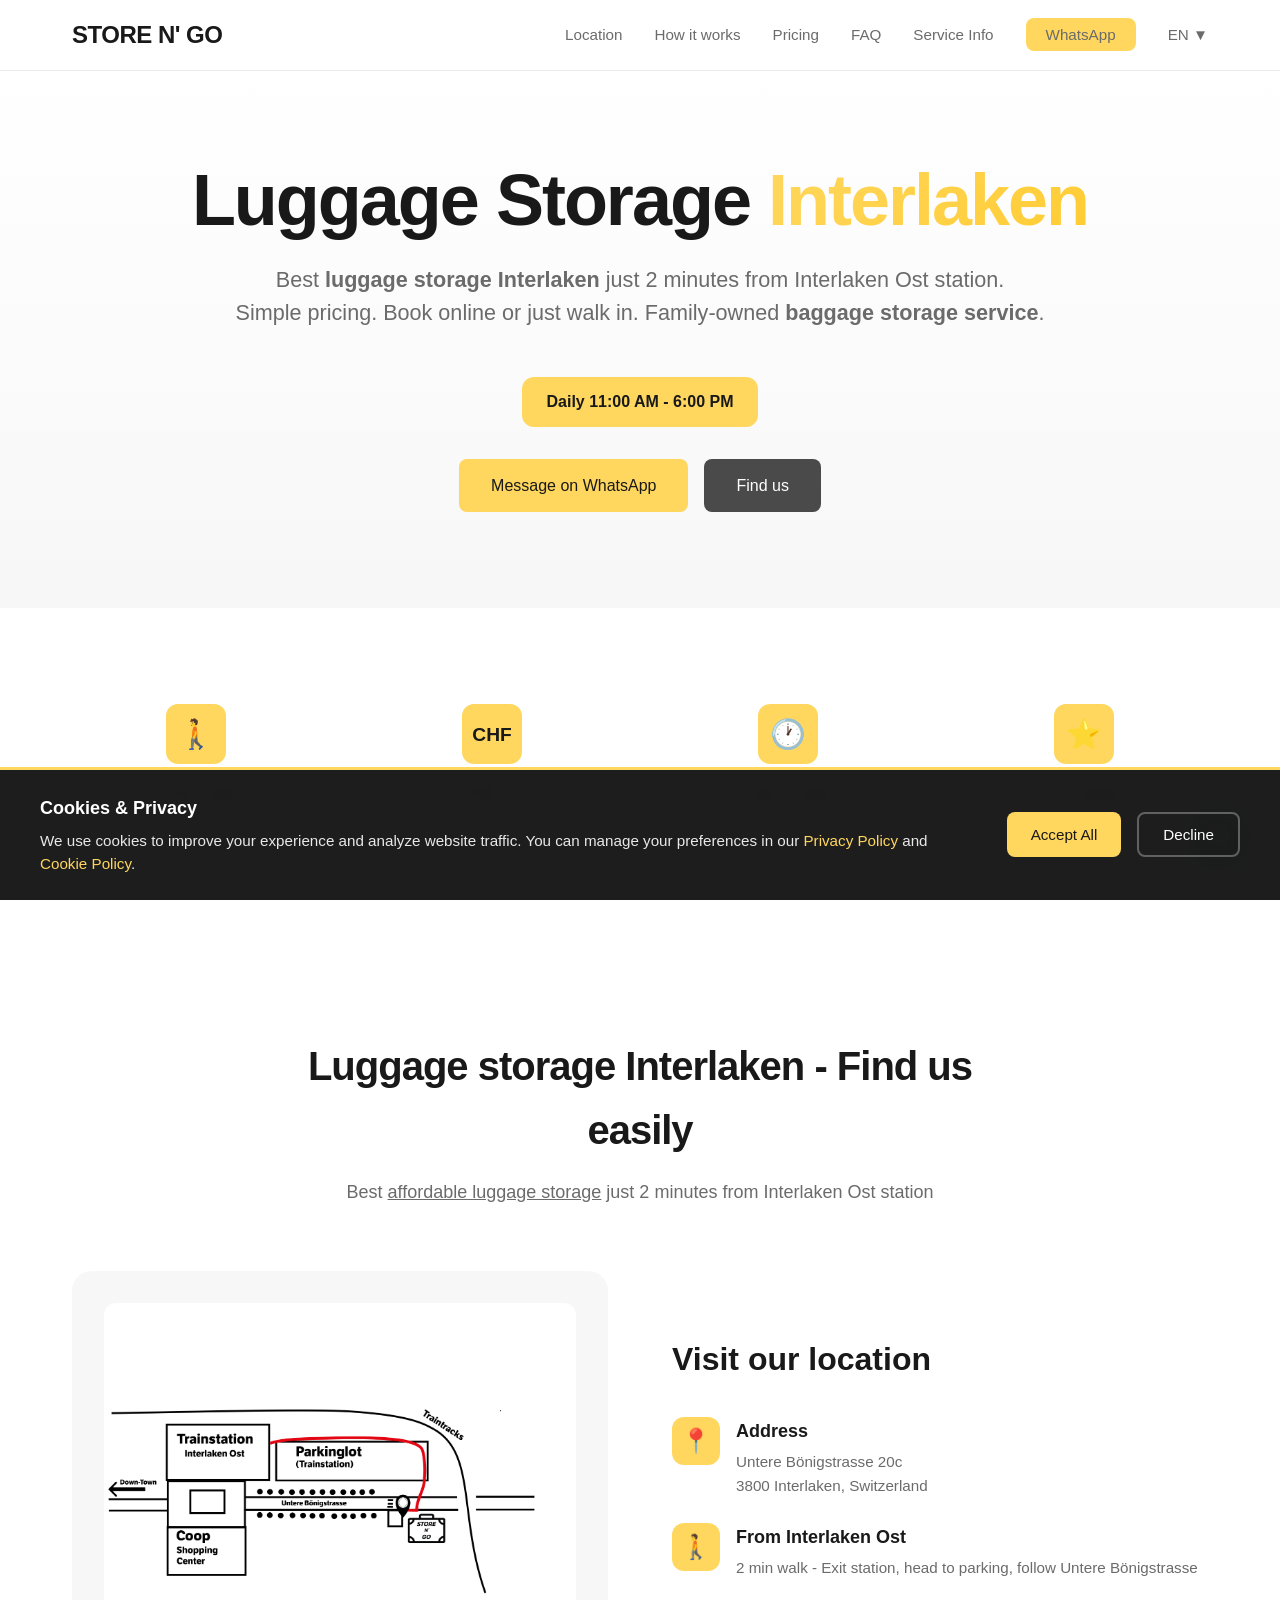
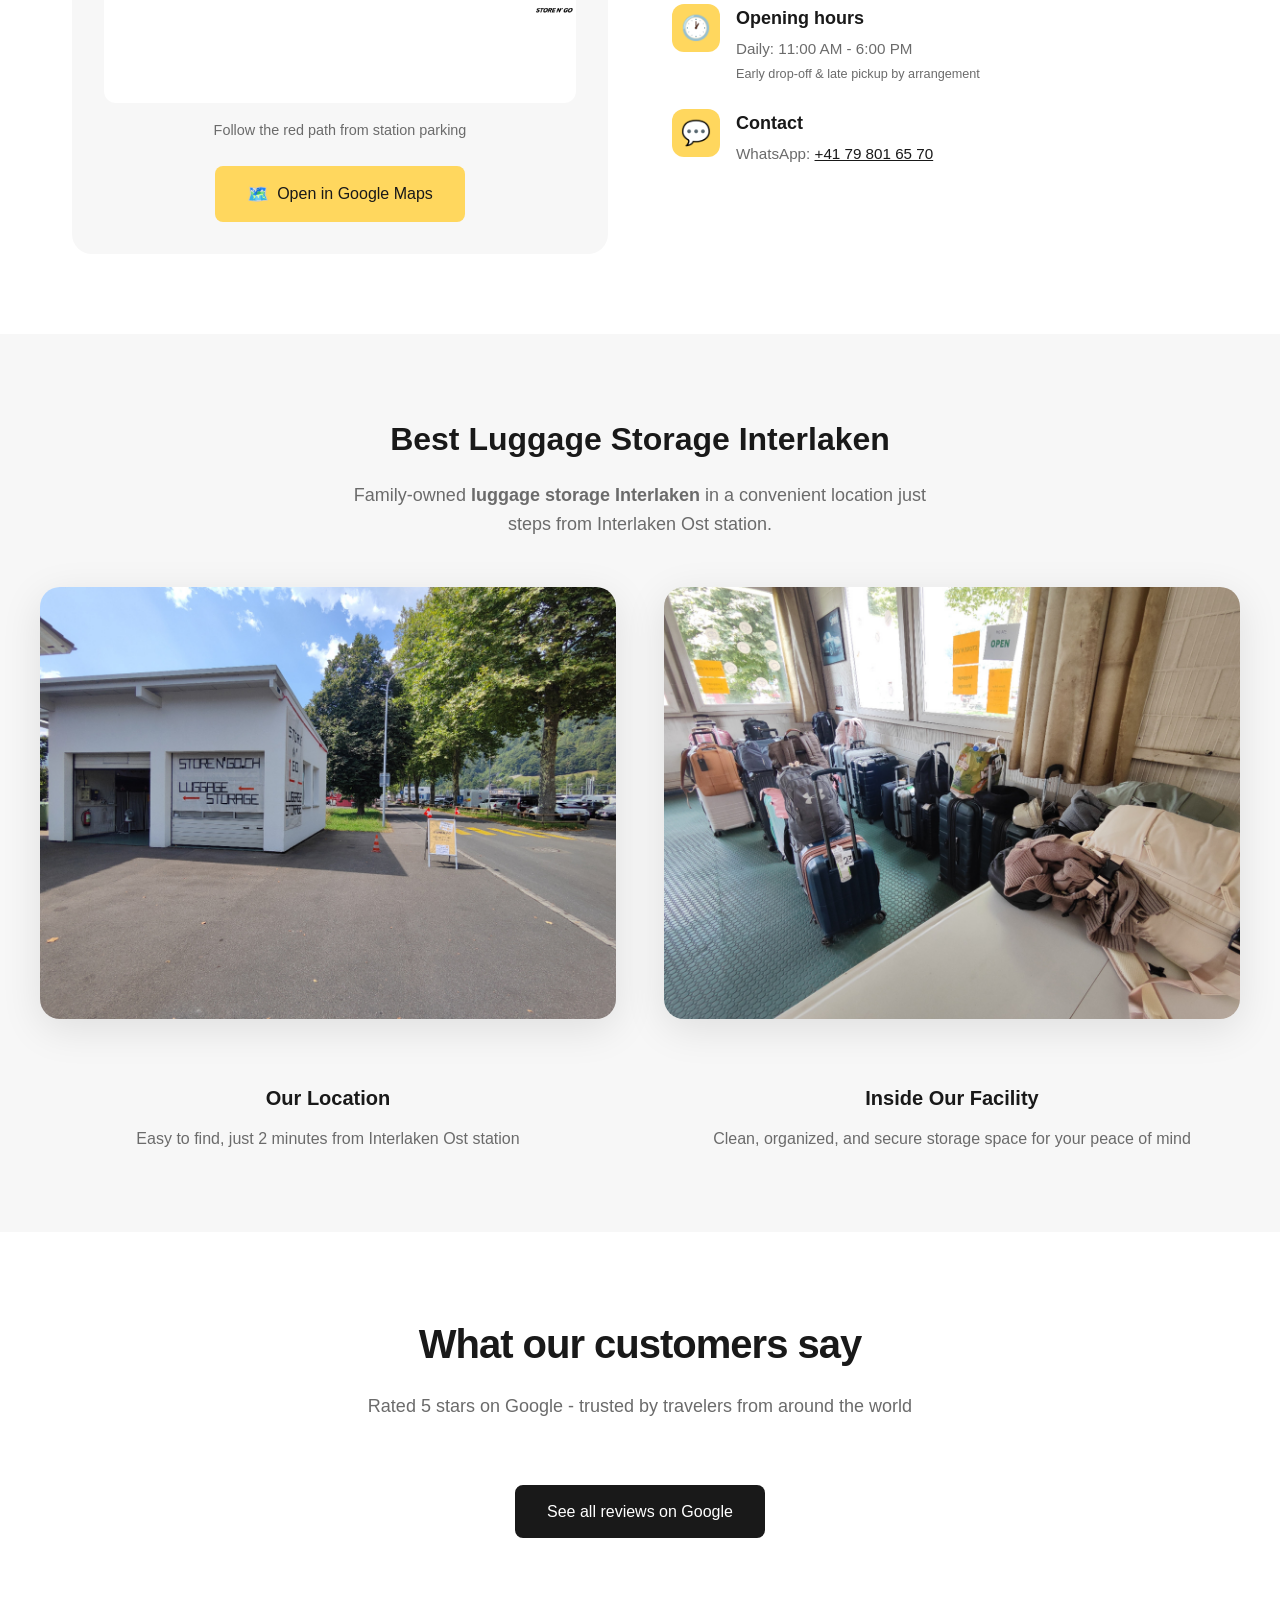
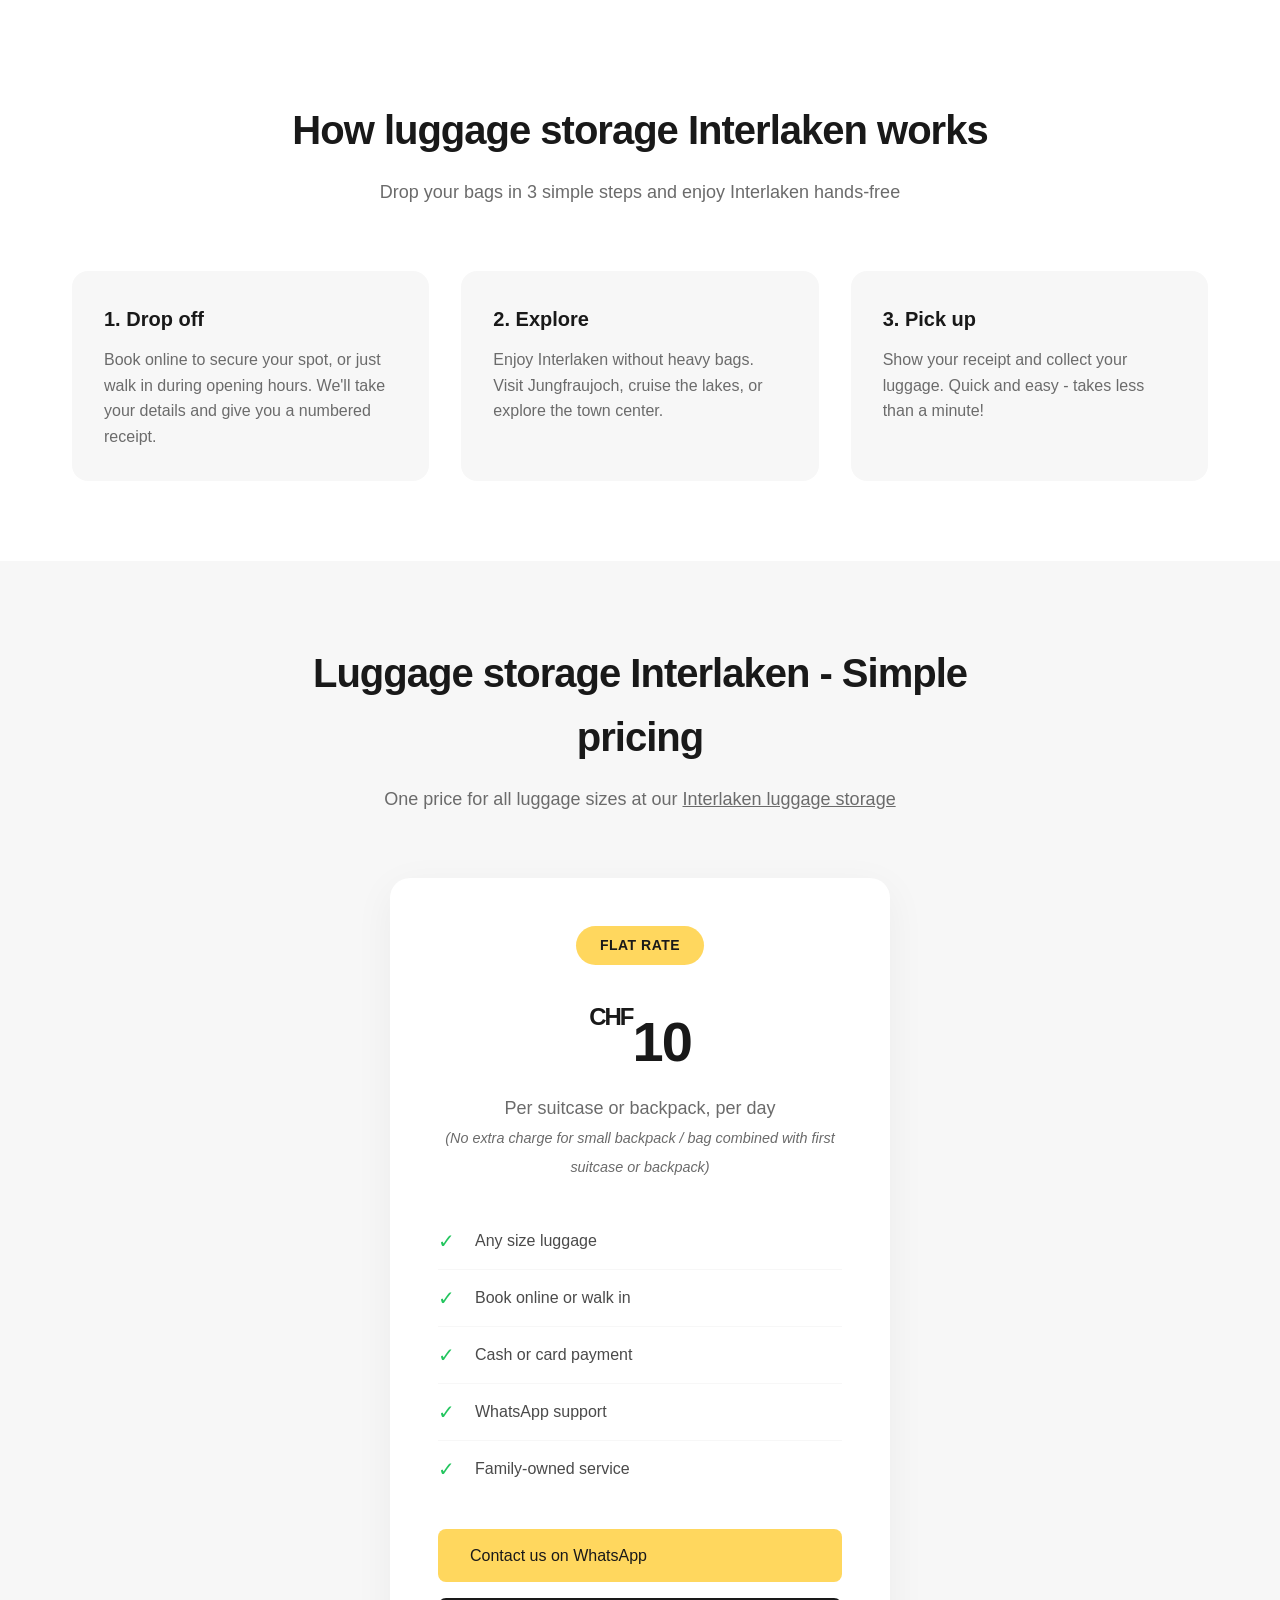
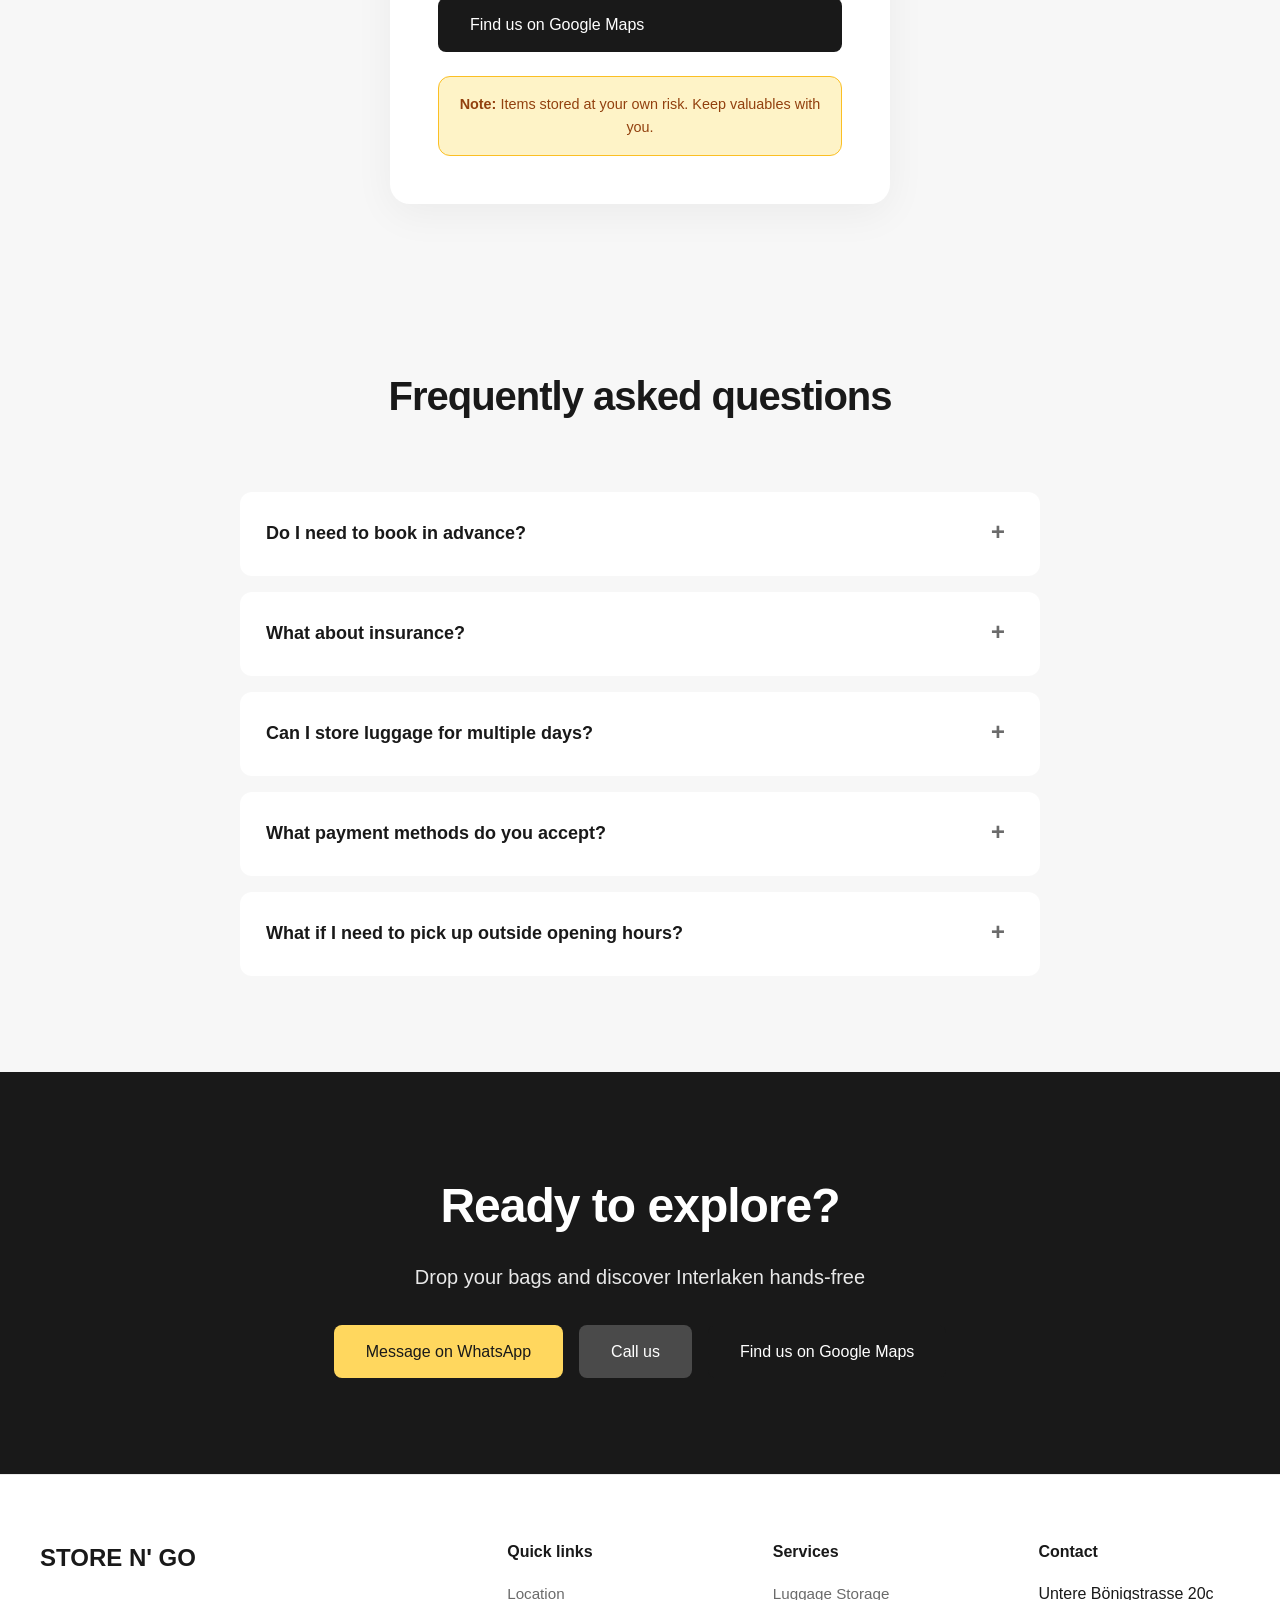
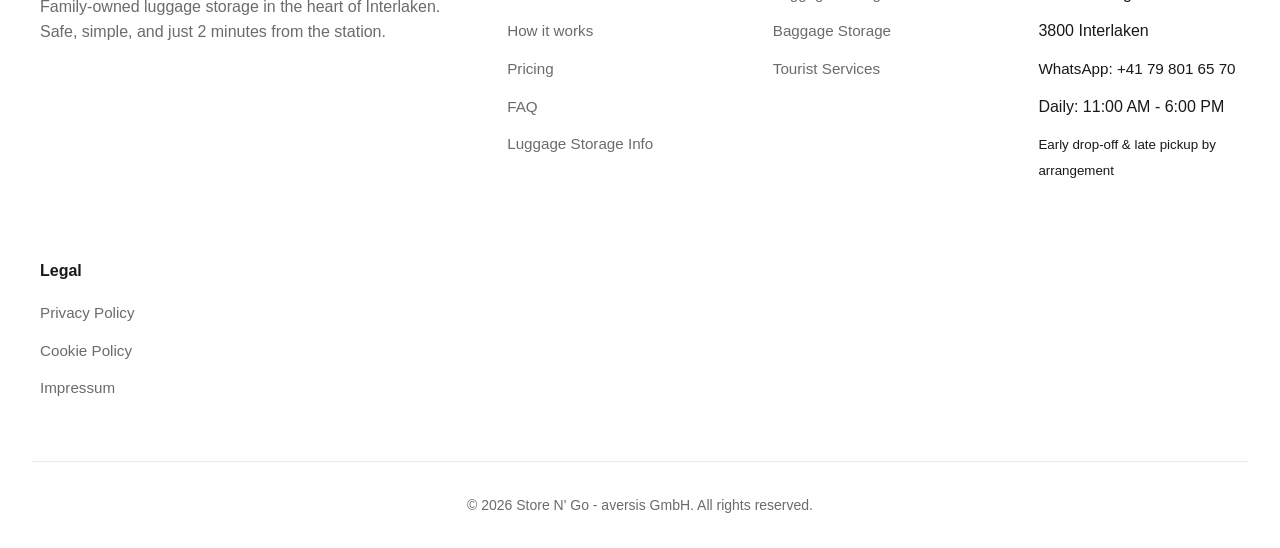
<file: index.html>
<!DOCTYPE html>
<html lang="en">
<head>
    <meta charset="UTF-8">
    <meta name="viewport" content="width=device-width, initial-scale=1.0, maximum-scale=5.0">
    <meta name="mobile-web-app-capable" content="yes">
    <meta name="apple-mobile-web-app-capable" content="yes">
    <title>Luggage Storage Interlaken | Store N' Go - From CHF 10 Small Bags Free | 2 Min from Station</title>
    <meta name="description" content="Luggage storage Interlaken - CHF 10/bag. 2 min from Interlaken Ost station. Book online or just walk in. Open daily 11am-6pm. 5-star rated family business. Drop your bags & explore!">
    <meta name="keywords" content="luggage storage interlaken, baggage storage interlaken, interlaken luggage storage, luggage storage interlaken ost, bag storage interlaken, interlaken baggage storage, gepäckaufbewahrung interlaken, luggage lockers interlaken, suitcase storage interlaken, left luggage interlaken, luggage storage near me interlaken, where to leave luggage interlaken">

    <!-- SEO Geographic Meta Tags -->
    <meta name="geo.region" content="CH-BE">
    <meta name="geo.placename" content="Interlaken">
    <meta name="geo.position" content="46.686312;7.863188">
    <meta name="ICBM" content="46.686312, 7.863188">

    <!-- Canonical Link -->
    <link rel="canonical" href="https://store-n-go.com/">

    <!-- Hreflang Tags -->
    <link rel="alternate" hreflang="en" href="https://store-n-go.com/" />
    <link rel="alternate" hreflang="de" href="https://store-n-go.com/de/" />
    <link rel="alternate" hreflang="fr" href="https://store-n-go.com/fr/" />
    <link rel="alternate" hreflang="it" href="https://store-n-go.com/it/" />
    <link rel="alternate" hreflang="es" href="https://store-n-go.com/es/" />
    <link rel="alternate" hreflang="x-default" href="https://store-n-go.com/" />

    <!-- Google tag (gtag.js) -->
    <script async src="https://www.googletagmanager.com/gtag/js?id=AW-17403698472"></script>
    <script>
        window.dataLayer = window.dataLayer || [];
        function gtag(){dataLayer.push(arguments);}
        gtag('js', new Date());

        // Check cookie consent before initializing Google Analytics
        if (localStorage.getItem('cookieConsent') === 'accepted') {
            gtag('config', 'AW-17403698472');
        }
    </script>

    <!-- Favicon -->
    <link rel="icon" type="image/png" href="/favicon-96x96.png" sizes="96x96" />
    <link rel="icon" type="image/svg+xml" href="/favicon.svg" />
    <link rel="shortcut icon" href="/favicon.ico" />
    <link rel="apple-touch-icon" sizes="180x180" href="/apple-touch-icon.png" />
    <meta name="apple-mobile-web-app-title" content="Store N' Go" />
    <link rel="manifest" href="/site.webmanifest" />

    <!-- Open Graph Meta Tags -->
    <meta property="og:title" content="Luggage Storage Interlaken | Store N' Go - From CHF 10 Small Bags Free">
    <meta property="og:description" content="Luggage storage Interlaken just 2 min from Interlaken Ost station. CHF 10 per bag + small bags free. 5-star rated family business.">
    <meta property="og:url" content="https://store-n-go.com/">
    <meta property="og:type" content="website">
    <meta property="og:image" content="https://store-n-go.com/store-building.jpg">
    <meta property="og:locale" content="en_US">

    <!-- Twitter Card -->
    <meta name="twitter:card" content="summary_large_image">
    <meta name="twitter:title" content="Luggage Storage Interlaken | Store N' Go">
    <meta name="twitter:description" content="CHF 10/bag. 2 min from Interlaken Ost. Book online or just walk in. Open daily 11am-6pm.">
    <meta name="twitter:image" content="https://store-n-go.com/store-building.jpg">

    <!-- Schema.org Structured Data -->
    <script type="application/ld+json">
    {
        "@context": "https://schema.org",
        "@type": "LocalBusiness",
        "name": "Store N' Go - Luggage Storage Interlaken",
        "url": "https://store-n-go.com",
        "telephone": "+41798016570",
        "priceRange": "CHF 10",
        "currenciesAccepted": "CHF",
        "paymentAccepted": "Cash, Credit Card",
        "address": {
            "@type": "PostalAddress",
            "streetAddress": "Untere Bönigstrasse 20c",
            "addressLocality": "Interlaken",
            "postalCode": "3800",
            "addressCountry": "CH",
            "addressRegion": "Bern"
        },
        "geo": {
            "@type": "GeoCoordinates",
            "latitude": 46.686312,
            "longitude": 7.863188
        },
        "openingHoursSpecification": [{
            "@type": "OpeningHoursSpecification",
            "dayOfWeek": ["Monday", "Tuesday", "Wednesday", "Thursday", "Friday", "Saturday", "Sunday"],
            "opens": "11:00",
            "closes": "18:00"
        }],
        "aggregateRating": {
            "@type": "AggregateRating",
            "ratingValue": "5.0",
            "reviewCount": "43"
        },
        "description": "Safe luggage storage just 2 minutes from Interlaken Ost station. CHF 10 per bag. Early drop-off and late pickup possible by arrangement.",
        "image": "https://store-n-go.com/store-building.jpg",
        "sameAs": [
            "https://wa.me/41798016570"
        ],
        "availableLanguage": ["en", "de", "fr", "it", "es"],
        "serviceArea": {
            "@type": "GeoCircle",
            "geoMidpoint": {
                "@type": "GeoCoordinates",
                "latitude": 46.686312,
                "longitude": 7.863188
            },
            "geoRadius": "10000"
        },
        "hasOfferCatalog": {
            "@type": "OfferCatalog",
            "name": "Luggage Storage Services",
            "itemListElement": [{
                "@type": "Offer",
                "itemOffered": {
                    "@type": "Service",
                    "name": "Luggage Storage",
                    "description": "Secure daily luggage storage service"
                },
                "price": "10",
                "priceCurrency": "CHF",
                "availability": "https://schema.org/InStock"
            }]
        }
    }
    </script>

    <!-- Additional Tourism Schema -->
    <script type="application/ld+json">
    {
        "@context": "https://schema.org",
        "@type": "TouristInformationCenter",
        "name": "Store N' Go Luggage Storage Interlaken",
        "alternateName": ["StoreNGo", "Store'N'Go", "Store-N-Go", "Luggage Storage Interlaken"],
        "url": "https://store-n-go.com",
        "sameAs": [
            "https://wa.me/41798016570"
        ],
        "serves": {
            "@type": "City",
            "name": "Interlaken",
            "containedInPlace": {
                "@type": "Country",
                "name": "Switzerland"
            }
        },
        "keywords": "luggage storage, baggage storage, left luggage, tourist services, Interlaken"
    }
    </script>

    <!-- FAQ Schema -->
    <script type="application/ld+json">
    {
        "@context": "https://schema.org",
        "@type": "FAQPage",
        "mainEntity": [
            {
                "@type": "Question",
                "name": "Do I need to book in advance for luggage storage in Interlaken?",
                "acceptedAnswer": {
                    "@type": "Answer",
                    "text": "Both work: book online to secure your spot, or just walk in during our opening hours (11am - 6pm daily). We always have space available."
                }
            },
            {
                "@type": "Question",
                "name": "How much does luggage storage cost in Interlaken?",
                "acceptedAnswer": {
                    "@type": "Answer",
                    "text": "CHF 10 per suitcase or backpack per day. Small bags stored together with a larger item are free."
                }
            },
            {
                "@type": "Question",
                "name": "Can I store luggage for multiple days?",
                "acceptedAnswer": {
                    "@type": "Answer",
                    "text": "Yes! The rate is CHF 10 per day per item. For longer stays, please contact us via WhatsApp to discuss arrangements."
                }
            },
            {
                "@type": "Question",
                "name": "What payment methods do you accept?",
                "acceptedAnswer": {
                    "@type": "Answer",
                    "text": "We accept cash (CHF) and major credit/debit cards."
                }
            },
            {
                "@type": "Question",
                "name": "What if I need to pick up luggage outside opening hours?",
                "acceptedAnswer": {
                    "@type": "Answer",
                    "text": "We can arrange early drop-off or late pick-up by special arrangement. WhatsApp us at +41 79 801 65 70 to coordinate."
                }
            }
        ]
    }
    </script>

    <!-- Stylesheet -->
    <link rel="stylesheet" href="/style.css">
</head>
<body>
    <!-- Cookie Banner -->
    <div class="cookie-banner" id="cookieBanner">
        <div class="cookie-banner-content">
            <div class="cookie-banner-text">
                <h4>Cookies & Privacy</h4>
                <p>We use cookies to improve your experience and analyze website traffic. You can manage your preferences in our <a href="/privacy-policy.html">Privacy Policy</a> and <a href="/cookie-policy.html">Cookie Policy</a>.</p>
            </div>
            <div class="cookie-banner-buttons">
                <button class="cookie-btn cookie-btn-accept" onclick="acceptCookies()">Accept All</button>
                <button class="cookie-btn cookie-btn-decline" onclick="declineCookies()">Decline</button>
            </div>
        </div>
    </div>

    <!-- Navigation -->
    <nav>
        <div class="nav-container">
            <a href="#" class="logo">STORE N' GO</a>
            <ul class="nav-links">
                <li><a href="#location">Location</a></li>
                <li><a href="#how">How it works</a></li>
                <li><a href="#pricing">Pricing</a></li>
                <li><a href="#faq">FAQ</a></li>
                <li><a href="/luggage-storage-interlaken.html">Service Info</a></li>
                <li><a href="https://wa.me/41798016570?text=Hi%2C%20I%20would%20like%20to%20store%20my%20luggage" class="nav-cta" target="_blank" rel="noopener">WhatsApp</a></li>
                <li class="language-switcher">
                    <a href="#" class="lang-toggle">EN ▼</a>
                    <div class="lang-dropdown">
                        <a href="/" class="lang-option active">English</a>
                        <a href="/de/" class="lang-option">Deutsch</a>
                        <a href="/it/" class="lang-option">Italiano</a>
                        <a href="/fr/" class="lang-option">Français</a>
                        <a href="/es/" class="lang-option">Español</a>
                    </div>
                </li>
            </ul>
            <button class="mobile-menu-btn">
                <span style="font-size: 1.5rem; line-height: 1;">☰</span>
            </button>
        </div>
    </nav>


    <!-- Hero Section -->
    <section class="hero">
        <div class="hero-content">
            <h1>Luggage Storage <span>Interlaken</span></h1>
            <p class="hero-subtitle">
                Best <strong>luggage storage Interlaken</strong> just 2 minutes from Interlaken Ost station.<br>
                Simple pricing. Book online or just walk in. Family-owned <strong>baggage storage service</strong>.
            </p>
            <div style="background: var(--yellow); color: var(--dark); padding: 0.75rem 1.5rem; border-radius: 12px; margin-bottom: 2rem; font-weight: 600; display: inline-block;">
                Daily 11:00 AM - 6:00 PM
            </div>
            <div class="hero-buttons">
                <a href="https://wa.me/41798016570?text=Hi%2C%20I%20would%20like%20to%20store%20my%20luggage" class="btn btn-primary" target="_blank" rel="noopener">
                    Message on WhatsApp
                </a>
                <a href="#location" class="btn btn-secondary" style="background: var(--gray-dark);">
                    Find us
                </a>
            </div>
        </div>
    </section>

    <!-- Quick Features -->
    <section class="features">
        <div class="features-grid">
            <div class="feature">
                <div class="feature-icon">
                    <span style="font-size: 1.8rem; line-height: 1;">🚶</span>
                </div>
                <h3>2 min walk</h3>
                <p>From Interlaken Ost</p>
            </div>
            <div class="feature">
                <div class="feature-icon">
                    <span style="font-size: 1.2rem; font-weight: 900; line-height: 1;">CHF</span>
                </div>
                <h3>CHF 10</h3>
                <p>Per bag per day<br><small style="color: var(--gray); font-size: 0.8rem;">(Combined small bag free)</small></p>
            </div>
            <div class="feature">
                <div class="feature-icon">
                    <span style="font-size: 1.8rem; line-height: 1;">🕐</span>
                </div>
                <h3>11am - 6pm</h3>
                <p>Early drop-off &<br>late pickup<br><small style="color: var(--gray); font-size: 0.8rem;">by arrangement</small></p>
            </div>
            <div class="feature">
                <div class="feature-icon">
                    <span style="font-size: 1.8rem; line-height: 1;">⭐</span>
                </div>
                <h3>5.0 rating</h3>
                <p>40+ reviews on Google</p>
            </div>
        </div>
    </section>

    <!-- Location -->
    <section class="location" id="location">
        <div class="section-header">
            <h2>Luggage storage Interlaken - Find us easily</h2>
            <p>Best <a href="#pricing" title="Luggage storage Interlaken pricing" style="color: var(--gray); text-decoration: underline;">affordable luggage storage</a> just 2 minutes from Interlaken Ost station</p>
        </div>

        <div class="location-content">
            <div class="map-container">
                <div class="map-placeholder">
                    <img src="karte-storengo.png" alt="Interlaken luggage storage map - walking directions from Interlaken Ost station to Store N Go baggage storage - 2 minute route guide for tourists" loading="lazy">
                </div>
                <p style="color: var(--gray); font-size: 0.9rem; margin-bottom: 1.5rem;">Follow the red path from station parking</p>
                <a href="https://maps.app.goo.gl/u3aZMyUW5fThFyPS7" class="btn btn-primary" target="_blank" rel="noopener" style="display: inline-flex; align-items: center; gap: 0.5rem;">
                    <span style="font-size: 1.1rem;">🗺️</span>
                    Open in Google Maps
                </a>
            </div>

            <div class="location-details">
                <h3>Visit our location</h3>

                <div class="location-item">
                    <div class="location-icon">
                        <span style="font-size: 1.5rem;">📍</span>
                    </div>
                    <div class="location-text">
                        <h4>Address</h4>
                        <p>Untere Bönigstrasse 20c<br>3800 Interlaken, Switzerland</p>
                    </div>
                </div>

                <div class="location-item">
                    <div class="location-icon">
                        <span style="font-size: 1.5rem;">🚶</span>
                    </div>
                    <div class="location-text">
                        <h4>From Interlaken Ost</h4>
                        <p>2 min walk - Exit station, head to parking, follow Untere Bönigstrasse</p>
                    </div>
                </div>

                <div class="location-item">
                    <div class="location-icon">
                        <span style="font-size: 1.5rem;">🕐</span>
                    </div>
                    <div class="location-text">
                        <h4>Opening hours</h4>
                        <p>Daily: 11:00 AM - 6:00 PM<br><small>Early drop-off & late pickup by arrangement</small></p>
                    </div>
                </div>

                <div class="location-item">
                    <div class="location-icon">
                        <span style="font-size: 1.5rem;">💬</span>
                    </div>
                    <div class="location-text">
                        <h4>Contact</h4>
                        <p>WhatsApp: <a href="https://wa.me/41798016570" style="color: var(--dark); font-weight: 500;">+41 79 801 65 70</a></p>
                    </div>
                </div>
            </div>
        </div>
    </section>

    <!-- Our Store -->
    <section class="store-section">
        <div class="store-container">
            <h3>Best Luggage Storage Interlaken</h3>
            <p style="margin-bottom: 3rem;">Family-owned <strong>luggage storage Interlaken</strong> in a convenient location just steps from Interlaken Ost station.</p>

            <div class="store-images-grid">
                <div class="store-image-item">
                    <img src="store-building.jpg" alt="Store N Go luggage storage building Interlaken - professional baggage storage service near Interlaken Ost train station" class="store-image" loading="lazy">
                    <h4>Our Location</h4>
                    <p>Easy to find, just 2 minutes from Interlaken Ost station</p>
                </div>
                <div class="store-image-item">
                    <img src="storage_inside.jpg" alt="Inside Store N Go luggage storage facility Interlaken - secure organized storage area with professional luggage handling" class="store-image" loading="lazy">
                    <h4>Inside Our Facility</h4>
                    <p>Clean, organized, and secure storage space for your peace of mind</p>
                </div>
            </div>
        </div>
    </section>

    <!-- Google Reviews -->
    <section class="reviews-section" id="reviews">
        <div class="section-header">
            <h2>What our customers say</h2>
            <p>Rated 5 stars on Google - trusted by travelers from around the world</p>
        </div>
        <!-- Elfsight Google Reviews Widget - replace WIDGET_ID with actual ID after setup -->
        <div class="elfsight-app-WIDGET_ID" data-elfsight-app-lazy></div>
        <div style="text-align: center; margin-top: 2rem;">
            <a href="https://maps.app.goo.gl/u3aZMyUW5fThFyPS7" class="btn btn-secondary" target="_blank" rel="noopener">
                See all reviews on Google
            </a>
        </div>
    </section>

    <!-- How it Works -->
    <section class="content-section" id="how">
        <div class="section-header">
            <h2>How luggage storage Interlaken works</h2>
            <p>Drop your bags in 3 simple steps and enjoy Interlaken hands-free</p>
        </div>

        <div class="services-grid">
            <div class="service-card">
                <h3>1. Drop off</h3>
                <p>Book online to secure your spot, or just walk in during opening hours. We'll take your details and give you a numbered receipt.</p>
            </div>
            <div class="service-card">
                <h3>2. Explore</h3>
                <p>Enjoy Interlaken without heavy bags. Visit Jungfraujoch, cruise the lakes, or explore the town center.</p>
            </div>
            <div class="service-card">
                <h3>3. Pick up</h3>
                <p>Show your receipt and collect your luggage. Quick and easy - takes less than a minute!</p>
            </div>
        </div>
    </section>

    <!-- Pricing -->
    <section class="pricing" id="pricing">
        <div class="section-header">
            <h2>Luggage storage Interlaken - Simple pricing</h2>
            <p>One price for all luggage sizes at our <a href="#location" title="Luggage storage location near Interlaken Ost" style="color: var(--gray); text-decoration: underline;">Interlaken luggage storage</a></p>
        </div>

        <div class="pricing-container">
            <span class="price-tag">Flat Rate</span>
            <div class="price">
                <sup>CHF</sup>10
            </div>
            <p class="price-description">Per suitcase or backpack, per day<br>
            <small style="color: var(--gray); font-size: 0.9rem; font-style: italic;">(No extra charge for small backpack / bag combined with first suitcase or backpack)</small></p>

            <ul class="price-features">
                <li><span class="check">✓</span> Any size luggage</li>
                <li><span class="check">✓</span> Book online or walk in</li>
                <li><span class="check">✓</span> Cash or card payment</li>
                <li><span class="check">✓</span> WhatsApp support</li>
                <li><span class="check">✓</span> Family-owned service</li>
            </ul>

            <div style="display: flex; gap: 1rem; flex-wrap: wrap;">
                <a href="https://wa.me/41798016570?text=Hi%2C%20I%20would%20like%20to%20store%20my%20luggage.%20How%20does%20it%20work%3F" class="btn btn-primary" style="flex: 1; min-width: 200px;" target="_blank" rel="noopener">
                    Contact us on WhatsApp
                </a>
                <a href="https://maps.app.goo.gl/u3aZMyUW5fThFyPS7" class="btn btn-secondary" style="flex: 1; min-width: 200px;" target="_blank" rel="noopener">
                    Find us on Google Maps
                </a>
            </div>

            <div class="warning">
                <p><strong>Note:</strong> Items stored at your own risk. Keep valuables with you.</p>
            </div>
        </div>
    </section>


    <!-- FAQ -->
    <section class="faq" id="faq">
        <div class="section-header">
            <h2>Frequently asked questions</h2>
        </div>

        <div class="faq-container">
            <div class="faq-item">
                <div class="faq-question">
                    <span>Do I need to book in advance?</span>
                    <span class="faq-toggle">+</span>
                </div>
                <div class="faq-answer">
                    Both work: book online to secure your spot, or just walk in during our opening hours (11am - 6pm daily). We always have space available.
                </div>
            </div>

            <div class="faq-item">
                <div class="faq-question">
                    <span>What about insurance?</span>
                    <span class="faq-toggle">+</span>
                </div>
                <div class="faq-answer">
                    Items are stored at your own risk. While our storage area is secure, we recommend keeping valuables, passports, and important documents with you.
                </div>
            </div>

            <div class="faq-item">
                <div class="faq-question">
                    <span>Can I store luggage for multiple days?</span>
                    <span class="faq-toggle">+</span>
                </div>
                <div class="faq-answer">
                    Yes! The rate is CHF 10 per day per item. For longer stays, please contact us via WhatsApp to discuss arrangements.
                </div>
            </div>

            <div class="faq-item">
                <div class="faq-question">
                    <span>What payment methods do you accept?</span>
                    <span class="faq-toggle">+</span>
                </div>
                <div class="faq-answer">
                    We accept cash (CHF) and major credit/debit cards.
                </div>
            </div>

            <div class="faq-item">
                <div class="faq-question">
                    <span>What if I need to pick up outside opening hours?</span>
                    <span class="faq-toggle">+</span>
                </div>
                <div class="faq-answer">
                    We can arrange early drop-off or late pick-up by special arrangement. WhatsApp us at <a href="https://wa.me/41798016570" style="color: var(--dark); font-weight: 500;">+41 79 801 65 70</a> to coordinate.
                </div>
            </div>
        </div>
    </section>

    <!-- CTA -->
    <section class="cta">
        <h2>Ready to explore?</h2>
        <p>Drop your bags and discover Interlaken hands-free</p>
        <div class="hero-buttons">
            <a href="https://wa.me/41798016570?text=Hi%2C%20I%20would%20like%20to%20store%20my%20luggage" class="btn btn-primary" target="_blank" rel="noopener">
                Message on WhatsApp
            </a>
            <a href="tel:+41798016570" class="btn btn-secondary" style="background: var(--gray-dark);">
                Call us
            </a>
            <a href="https://maps.app.goo.gl/u3aZMyUW5fThFyPS7" class="btn btn-secondary" target="_blank" rel="noopener">
                Find us on Google Maps
            </a>
        </div>
    </section>

    <!-- Footer -->
    <footer>
        <div class="footer-content">
            <div class="footer-brand">
                <h3>STORE N' GO</h3>
                <p>Family-owned luggage storage in the heart of Interlaken. Safe, simple, and just 2 minutes from the station.</p>
            </div>

            <div class="footer-section">
                <h4>Quick links</h4>
                <ul>
                    <li><a href="#location" title="Find our luggage storage location">Location</a></li>
                    <li><a href="#how" title="How luggage storage works">How it works</a></li>
                    <li><a href="#pricing" title="Luggage storage Interlaken pricing">Pricing</a></li>
                    <li><a href="#faq" title="Luggage storage questions">FAQ</a></li>
                    <li><a href="/luggage-storage-interlaken.html" title="Detailed service information">Luggage Storage Info</a></li>
                </ul>
            </div>

            <div class="footer-section">
                <h4>Services</h4>
                <ul>
                    <li><a href="#pricing" title="Luggage storage Interlaken pricing">Luggage Storage</a></li>
                    <li><a href="#location" title="Baggage storage near Interlaken Ost">Baggage Storage</a></li>
                    <li><a href="#faq" title="Tourist luggage solutions">Tourist Services</a></li>
                </ul>
            </div>

            <div class="footer-section">
                <h4>Contact</h4>
                <ul>
                    <li>Untere Bönigstrasse 20c</li>
                    <li>3800 Interlaken</li>
                    <li><a href="https://wa.me/41798016570" style="color: var(--dark);">WhatsApp: +41 79 801 65 70</a></li>
                    <li>Daily: 11:00 AM - 6:00 PM</li>
                    <li><small>Early drop-off & late pickup by arrangement</small></li>
                </ul>
            </div>

            <div class="footer-section">
                <h4>Legal</h4>
                <ul>
                    <li><a href="/privacy-policy.html">Privacy Policy</a></li>
                    <li><a href="/cookie-policy.html">Cookie Policy</a></li>
                    <li><a href="/impressum.html">Impressum</a></li>
                </ul>
            </div>
        </div>

        <div class="footer-bottom">
            <p>© 2026 Store N' Go - aversis GmbH. All rights reserved.</p>
        </div>
    </footer>

    <!-- Floating Messenger Button -->
    <div class="messenger-fab" id="messengerFab">
        <button class="fab-toggle" onclick="toggleMessenger()" aria-label="Contact us">
            <span>💬</span>
        </button>
        <div class="fab-options" id="fabOptions">
            <a href="https://wa.me/41798016570?text=Hi%2C%20I%20need%20luggage%20storage%20in%20Interlaken" class="fab-option whatsapp" target="_blank" rel="noopener">
                WhatsApp
            </a>
            <a href="tel:+41798016570" class="fab-option phone">
                Call us
            </a>
            <a href="sms:+41798016570" class="fab-option sms">
                SMS
            </a>
        </div>
    </div>

    <!-- Elfsight Platform Script - uncomment after creating widget -->
    <!-- <script src="https://static.elfsight.com/platform/platform.js" async></script> -->

    <script>
        // Cookie Banner Management
        function showCookieBanner() {
            const banner = document.getElementById('cookieBanner');
            const consent = localStorage.getItem('cookieConsent');

            if (!consent) {
                setTimeout(() => {
                    banner.classList.add('show');
                }, 1000);
            }
        }

        function acceptCookies() {
            localStorage.setItem('cookieConsent', 'accepted');
            hideCookieBanner();

            // Initialize Google Analytics
            if (typeof gtag !== 'undefined') {
                gtag('config', 'AW-17403698472');
            }
        }

        function declineCookies() {
            localStorage.setItem('cookieConsent', 'declined');
            hideCookieBanner();

            // Disable Google Analytics
            window['ga-disable-AW-17403698472'] = true;
        }

        function hideCookieBanner() {
            const banner = document.getElementById('cookieBanner');
            banner.classList.remove('show');
        }

        // Initialize cookie banner on page load
        document.addEventListener('DOMContentLoaded', function() {
            showCookieBanner();
        });

        // FAQ Toggle
        document.querySelectorAll('.faq-question').forEach(question => {
            question.addEventListener('click', () => {
                const item = question.parentElement;
                const wasActive = item.classList.contains('active');

                // Close all items
                document.querySelectorAll('.faq-item').forEach(faqItem => {
                    faqItem.classList.remove('active');
                });

                // Open clicked item if it wasn't active
                if (!wasActive) {
                    item.classList.add('active');
                }
            });
        });

        // Smooth scrolling
        document.querySelectorAll('a[href^="#"]').forEach(anchor => {
            anchor.addEventListener('click', function (e) {
                const href = this.getAttribute('href');
                if (href === '#') return;
                e.preventDefault();
                const target = document.querySelector(href);
                if (target) {
                    target.scrollIntoView({
                        behavior: 'smooth',
                        block: 'start'
                    });
                }
            });
        });

        // Mobile menu
        document.querySelector('.mobile-menu-btn').addEventListener('click', function() {
            const navLinks = document.querySelector('.nav-links');
            navLinks.classList.toggle('active');
        });

        // Logo click to top
        document.querySelector('.logo').addEventListener('click', function(e) {
            e.preventDefault();
            window.scrollTo({
                top: 0,
                behavior: 'smooth'
            });
        });

        // Messenger FAB toggle
        function toggleMessenger() {
            const options = document.getElementById('fabOptions');
            options.classList.toggle('show');
        }

        // Close FAB when clicking outside
        document.addEventListener('click', function(e) {
            const fab = document.getElementById('messengerFab');
            if (!fab.contains(e.target)) {
                document.getElementById('fabOptions').classList.remove('show');
            }
        });
    </script>
</body>
</html>
</file>
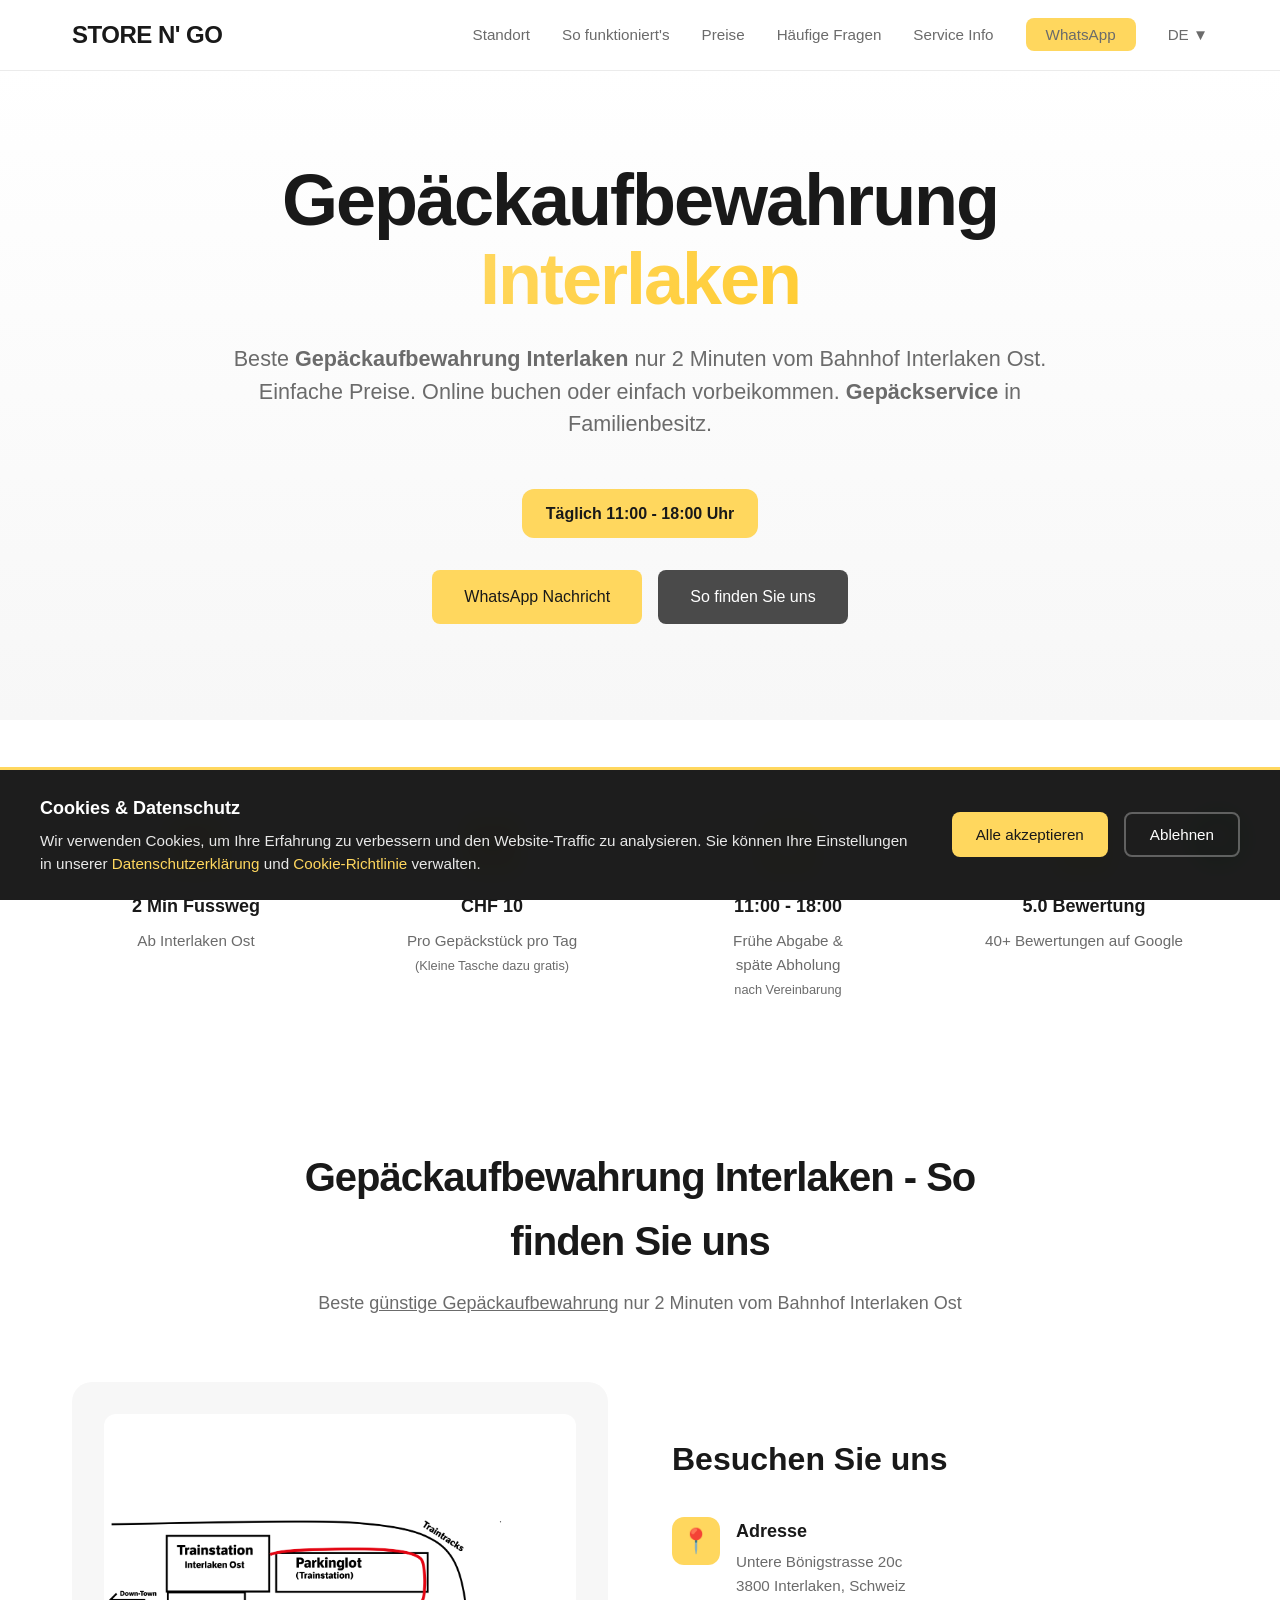
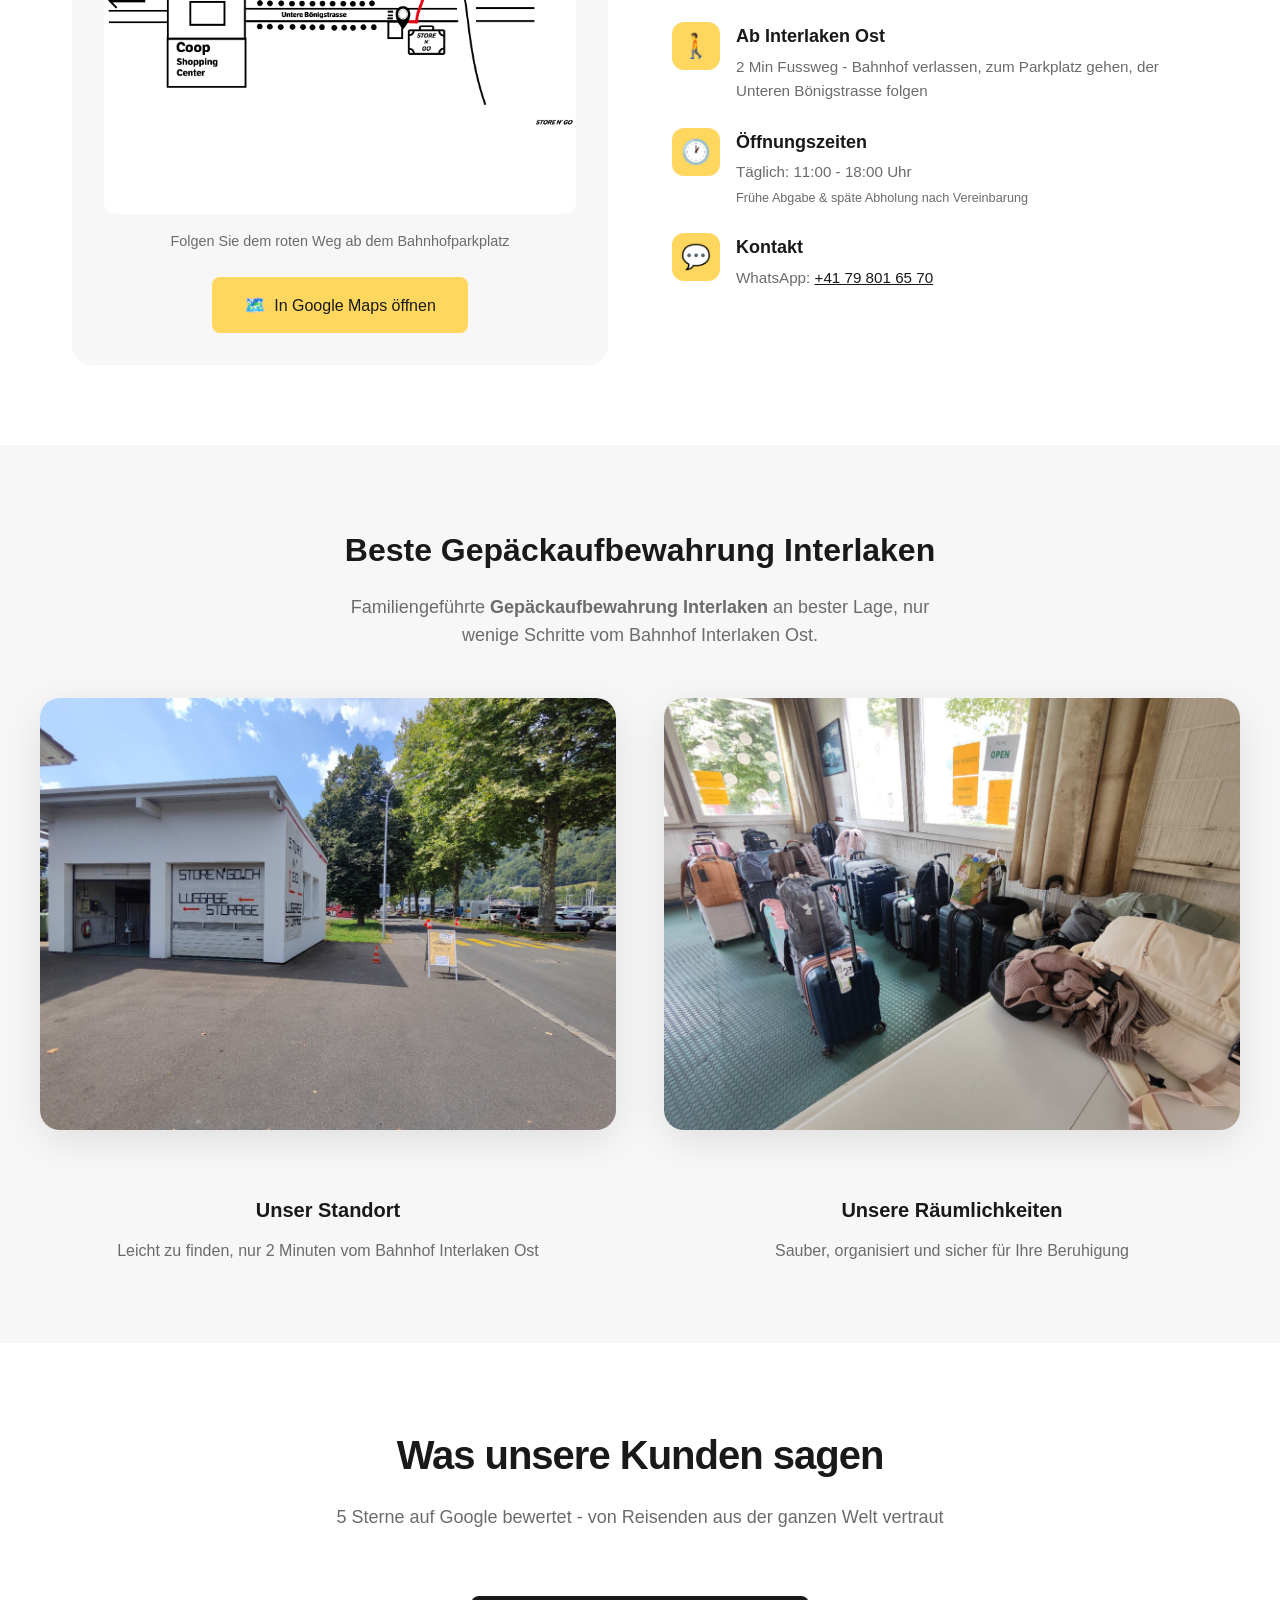
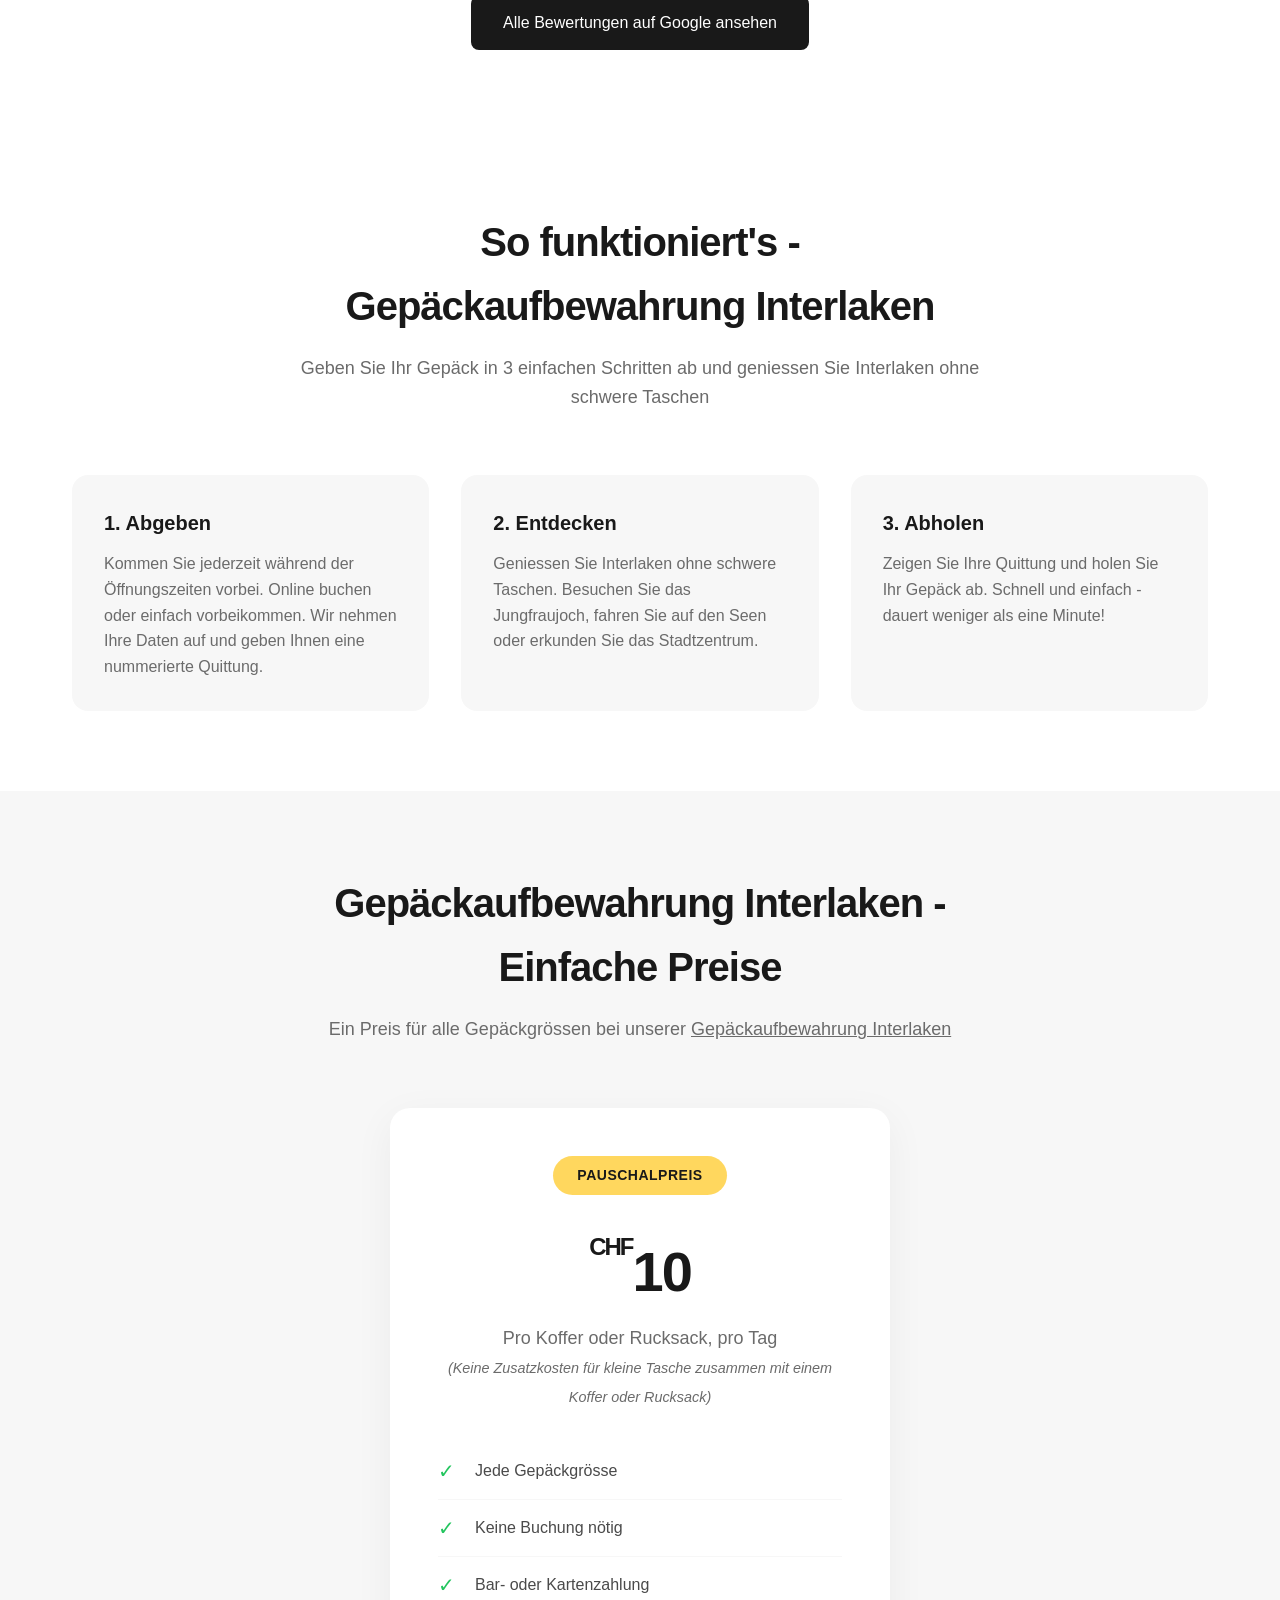
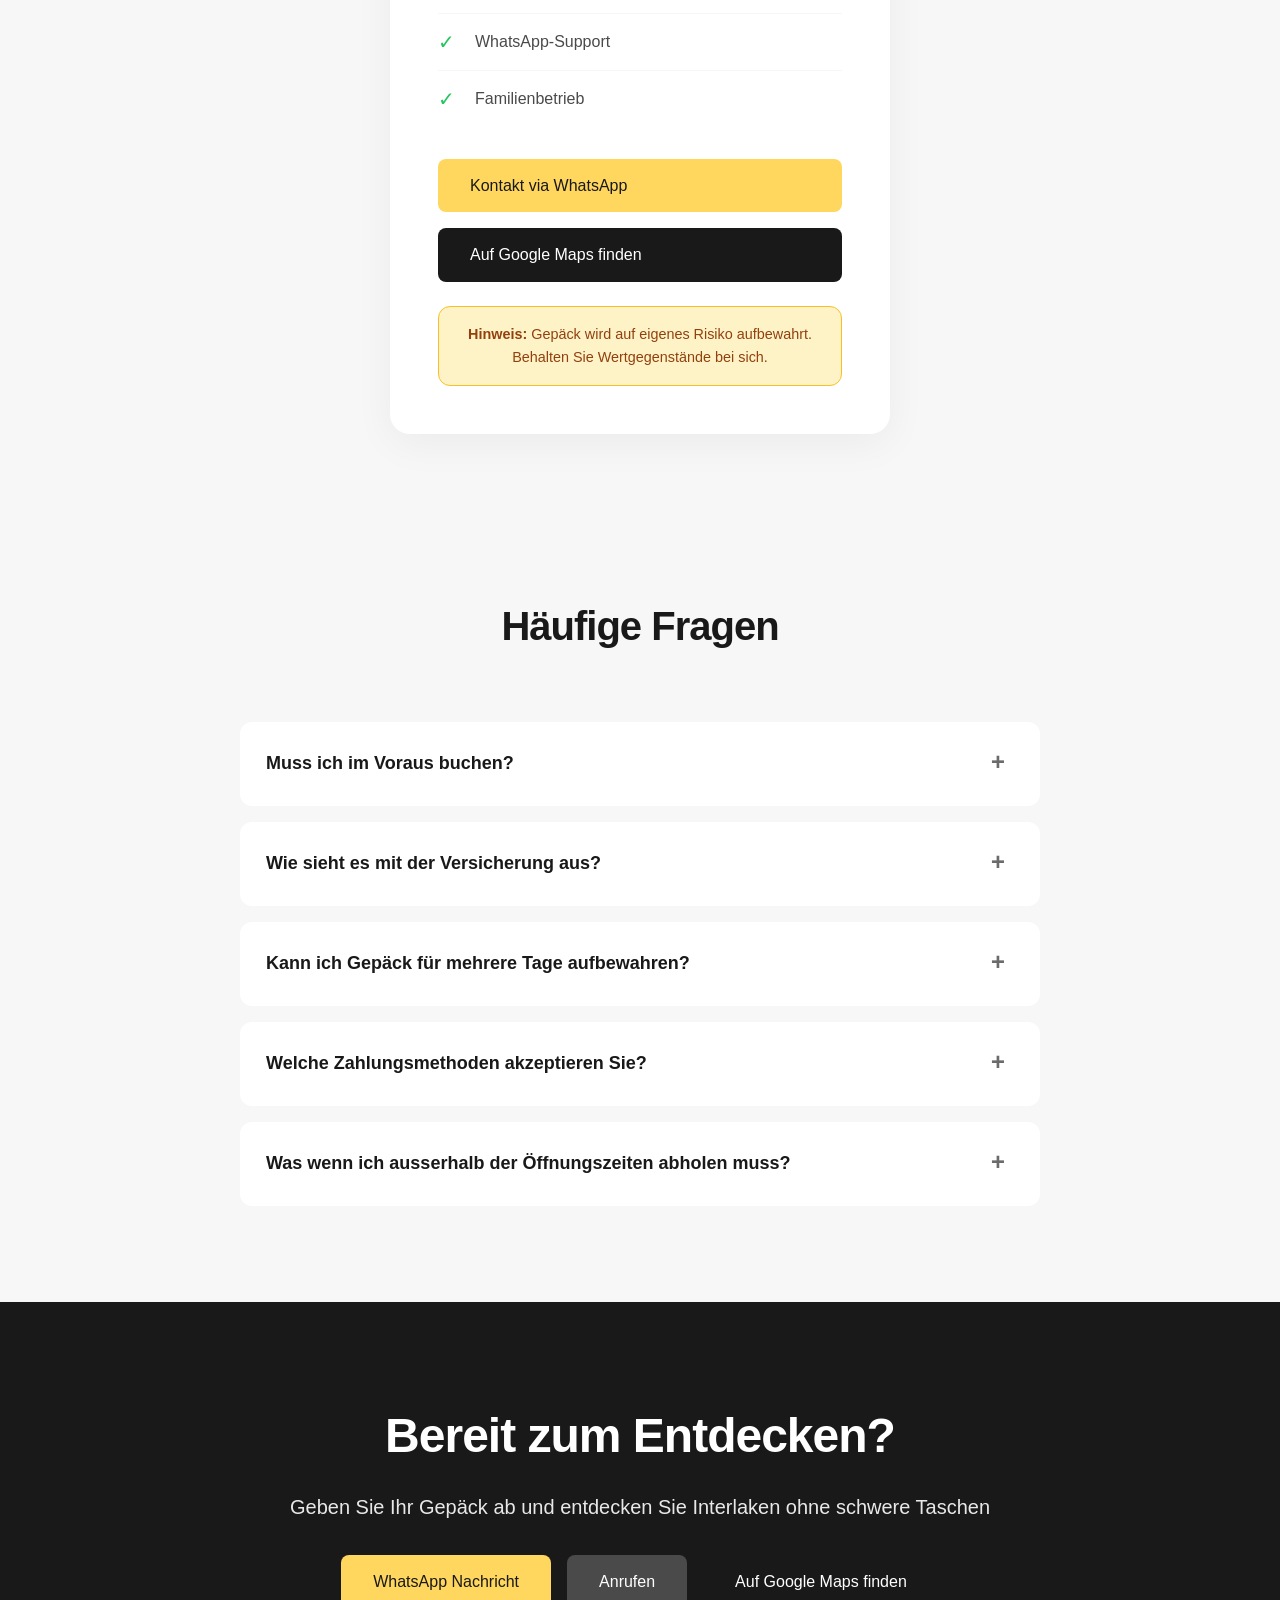
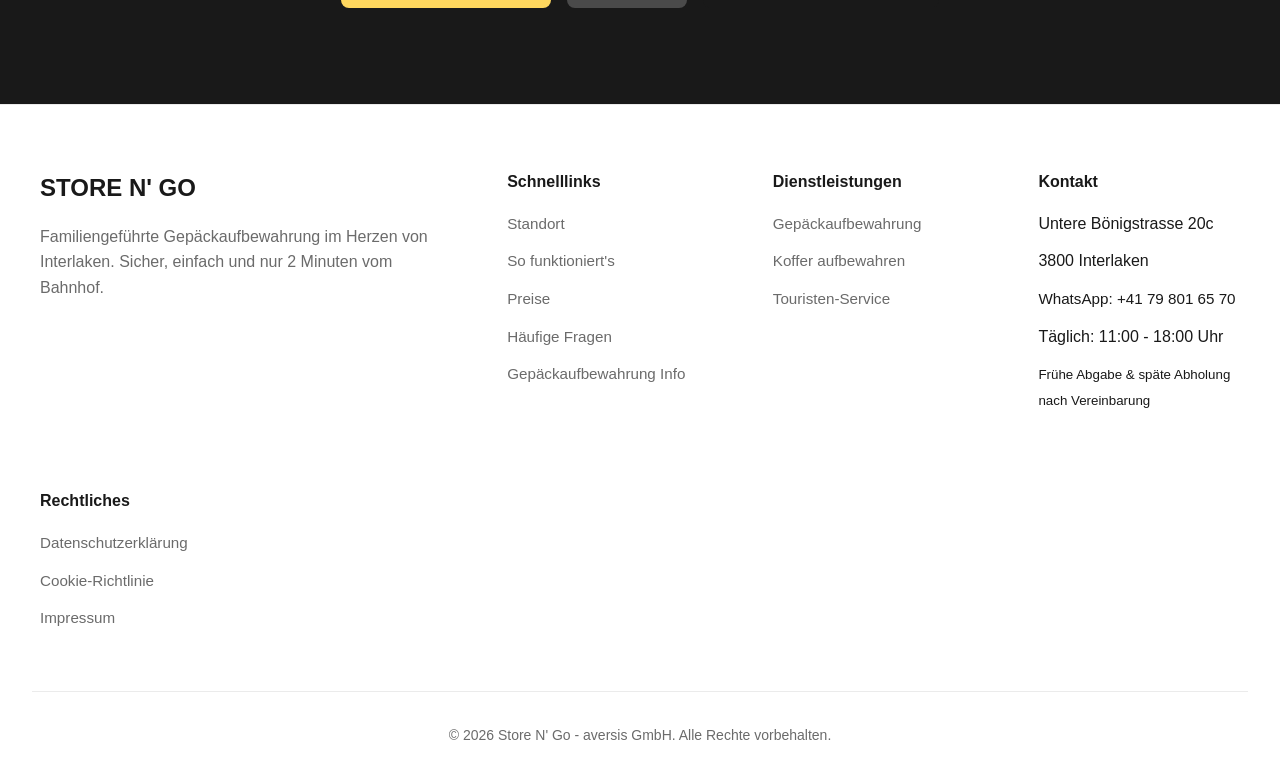
<file: de/index.html>
<!DOCTYPE html>
<html lang="de">
<head>
    <meta charset="UTF-8">
    <meta name="viewport" content="width=device-width, initial-scale=1.0, maximum-scale=5.0">
    <meta name="mobile-web-app-capable" content="yes">
    <meta name="apple-mobile-web-app-capable" content="yes">
    <title>Gepäckaufbewahrung Interlaken | Store N' Go - Ab CHF 10 Kleine Taschen Gratis | 2 Min vom Bahnhof</title>
    <meta name="description" content="Gepäckaufbewahrung Interlaken - CHF 10/Gepäckstück. 2 Min vom Bahnhof Interlaken Ost. Online buchen oder einfach vorbeikommen. Täglich 11-18 Uhr. 5-Sterne bewertet. Familienbetrieb.">
    <meta name="keywords" content="gepäckaufbewahrung interlaken, koffer aufbewahren interlaken, schließfächer interlaken, gepäck lagern interlaken, luggage storage interlaken, baggage storage interlaken, interlaken luggage storage, luggage storage interlaken ost, bag storage interlaken, interlaken baggage storage">

    <!-- SEO Geographic Meta Tags -->
    <meta name="geo.region" content="CH-BE">
    <meta name="geo.placename" content="Interlaken">
    <meta name="geo.position" content="46.686312;7.863188">
    <meta name="ICBM" content="46.686312, 7.863188">

    <!-- Canonical Link -->
    <link rel="canonical" href="https://store-n-go.com/de/">

    <!-- Hreflang Tags -->
    <link rel="alternate" hreflang="en" href="https://store-n-go.com/" />
    <link rel="alternate" hreflang="de" href="https://store-n-go.com/de/" />
    <link rel="alternate" hreflang="fr" href="https://store-n-go.com/fr/" />
    <link rel="alternate" hreflang="it" href="https://store-n-go.com/it/" />
    <link rel="alternate" hreflang="es" href="https://store-n-go.com/es/" />
    <link rel="alternate" hreflang="x-default" href="https://store-n-go.com/" />

    <!-- Google tag (gtag.js) -->
    <script async src="https://www.googletagmanager.com/gtag/js?id=AW-17403698472"></script>
    <script>
        window.dataLayer = window.dataLayer || [];
        function gtag(){dataLayer.push(arguments);}
        gtag('js', new Date());

        // Check cookie consent before initializing Google Analytics
        if (localStorage.getItem('cookieConsent') === 'accepted') {
            gtag('config', 'AW-17403698472');
        }
    </script>

    <!-- Favicon -->
    <link rel="icon" type="image/png" href="/favicon-96x96.png" sizes="96x96" />
    <link rel="icon" type="image/svg+xml" href="/favicon.svg" />
    <link rel="shortcut icon" href="/favicon.ico" />
    <link rel="apple-touch-icon" sizes="180x180" href="/apple-touch-icon.png" />
    <meta name="apple-mobile-web-app-title" content="Store N' Go" />
    <link rel="manifest" href="/site.webmanifest" />

    <!-- Open Graph Meta Tags -->
    <meta property="og:title" content="Gepäckaufbewahrung Interlaken | Store N' Go - Ab CHF 10 Kleine Taschen Gratis">
    <meta property="og:description" content="Gepäckaufbewahrung Interlaken nur 2 Min vom Bahnhof Interlaken Ost. CHF 10 pro Gepäckstück + kleine Taschen gratis. 5-Sterne bewerteter Familienbetrieb.">
    <meta property="og:url" content="https://store-n-go.com/de/">
    <meta property="og:type" content="website">
    <meta property="og:image" content="https://store-n-go.com/store-building.jpg">
    <meta property="og:locale" content="de_DE">

    <!-- Twitter Card -->
    <meta name="twitter:card" content="summary_large_image">
    <meta name="twitter:title" content="Gepäckaufbewahrung Interlaken | Store N' Go">
    <meta name="twitter:description" content="CHF 10/Gepäckstück. 2 Min vom Bahnhof Interlaken Ost. Online buchen oder einfach vorbeikommen. Täglich 11-18 Uhr.">
    <meta name="twitter:image" content="https://store-n-go.com/store-building.jpg">

    <!-- Schema.org Structured Data -->
    <script type="application/ld+json">
    {
        "@context": "https://schema.org",
        "@type": "LocalBusiness",
        "name": "Store N' Go - Gepäckaufbewahrung Interlaken",
        "url": "https://store-n-go.com",
        "telephone": "+41798016570",
        "priceRange": "CHF 10",
        "currenciesAccepted": "CHF",
        "paymentAccepted": "Cash, Credit Card",
        "address": {
            "@type": "PostalAddress",
            "streetAddress": "Untere Bönigstrasse 20c",
            "addressLocality": "Interlaken",
            "postalCode": "3800",
            "addressCountry": "CH",
            "addressRegion": "Bern"
        },
        "geo": {
            "@type": "GeoCoordinates",
            "latitude": 46.686312,
            "longitude": 7.863188
        },
        "openingHoursSpecification": [{
            "@type": "OpeningHoursSpecification",
            "dayOfWeek": ["Monday", "Tuesday", "Wednesday", "Thursday", "Friday", "Saturday", "Sunday"],
            "opens": "11:00",
            "closes": "18:00"
        }],
        "aggregateRating": {
            "@type": "AggregateRating",
            "ratingValue": "5.0",
            "reviewCount": "43"
        },
        "description": "Sichere Gepäckaufbewahrung nur 2 Minuten vom Bahnhof Interlaken Ost. CHF 10 pro Gepäckstück. Frühe Abgabe und späte Abholung nach Vereinbarung möglich.",
        "image": "https://store-n-go.com/store-building.jpg",
        "sameAs": [
            "https://wa.me/41798016570"
        ],
        "availableLanguage": ["en", "de", "fr", "it", "es"],
        "serviceArea": {
            "@type": "GeoCircle",
            "geoMidpoint": {
                "@type": "GeoCoordinates",
                "latitude": 46.686312,
                "longitude": 7.863188
            },
            "geoRadius": "10000"
        },
        "hasOfferCatalog": {
            "@type": "OfferCatalog",
            "name": "Gepäckaufbewahrung",
            "itemListElement": [{
                "@type": "Offer",
                "itemOffered": {
                    "@type": "Service",
                    "name": "Gepäckaufbewahrung",
                    "description": "Sichere tägliche Gepäckaufbewahrung"
                },
                "price": "10",
                "priceCurrency": "CHF",
                "availability": "https://schema.org/InStock"
            }]
        }
    }
    </script>

    <!-- Additional Tourism Schema -->
    <script type="application/ld+json">
    {
        "@context": "https://schema.org",
        "@type": "TouristInformationCenter",
        "name": "Store N' Go Gepäckaufbewahrung Interlaken",
        "alternateName": ["StoreNGo", "Store'N'Go", "Store-N-Go", "Luggage Storage Interlaken", "Gepäckaufbewahrung Interlaken"],
        "url": "https://store-n-go.com",
        "sameAs": [
            "https://wa.me/41798016570"
        ],
        "serves": {
            "@type": "City",
            "name": "Interlaken",
            "containedInPlace": {
                "@type": "Country",
                "name": "Switzerland"
            }
        },
        "keywords": "gepäckaufbewahrung, koffer aufbewahren, gepäck lagern, tourismus, Interlaken"
    }
    </script>

    <!-- FAQ Schema -->
    <script type="application/ld+json">
    {
        "@context": "https://schema.org",
        "@type": "FAQPage",
        "mainEntity": [
            {
                "@type": "Question",
                "name": "Muss ich für die Gepäckaufbewahrung in Interlaken im Voraus buchen?",
                "acceptedAnswer": {
                    "@type": "Answer",
                    "text": "Keine Buchung nötig! Kommen Sie einfach während unserer Öffnungszeiten vorbei (täglich 11-18 Uhr). Wir haben immer Platz."
                }
            },
            {
                "@type": "Question",
                "name": "Was kostet die Gepäckaufbewahrung in Interlaken?",
                "acceptedAnswer": {
                    "@type": "Answer",
                    "text": "CHF 10 pro Koffer oder Rucksack pro Tag. Kleine Taschen zusammen mit einem grösseren Gepäckstück sind gratis."
                }
            },
            {
                "@type": "Question",
                "name": "Kann ich Gepäck für mehrere Tage aufbewahren?",
                "acceptedAnswer": {
                    "@type": "Answer",
                    "text": "Ja! Der Preis beträgt CHF 10 pro Tag pro Gepäckstück. Für längere Aufenthalte kontaktieren Sie uns bitte via WhatsApp."
                }
            },
            {
                "@type": "Question",
                "name": "Welche Zahlungsmethoden akzeptieren Sie?",
                "acceptedAnswer": {
                    "@type": "Answer",
                    "text": "Wir akzeptieren Bargeld (CHF) und gängige Kredit-/Debitkarten."
                }
            },
            {
                "@type": "Question",
                "name": "Was wenn ich mein Gepäck ausserhalb der Öffnungszeiten abholen muss?",
                "acceptedAnswer": {
                    "@type": "Answer",
                    "text": "Wir können eine frühe Abgabe oder späte Abholung nach Vereinbarung arrangieren. Schreiben Sie uns via WhatsApp unter +41 79 801 65 70."
                }
            }
        ]
    }
    </script>

    <!-- Stylesheet -->
    <link rel="stylesheet" href="/style.css">
</head>
<body>
    <!-- Cookie Banner -->
    <div class="cookie-banner" id="cookieBanner">
        <div class="cookie-banner-content">
            <div class="cookie-banner-text">
                <h4>Cookies & Datenschutz</h4>
                <p>Wir verwenden Cookies, um Ihre Erfahrung zu verbessern und den Website-Traffic zu analysieren. Sie können Ihre Einstellungen in unserer <a href="/privacy-policy.html">Datenschutzerklärung</a> und <a href="/cookie-policy.html">Cookie-Richtlinie</a> verwalten.</p>
            </div>
            <div class="cookie-banner-buttons">
                <button class="cookie-btn cookie-btn-accept" onclick="acceptCookies()">Alle akzeptieren</button>
                <button class="cookie-btn cookie-btn-decline" onclick="declineCookies()">Ablehnen</button>
            </div>
        </div>
    </div>

    <!-- Navigation -->
    <nav>
        <div class="nav-container">
            <a href="#" class="logo">STORE N' GO</a>
            <ul class="nav-links">
                <li><a href="#location">Standort</a></li>
                <li><a href="#how">So funktioniert's</a></li>
                <li><a href="#pricing">Preise</a></li>
                <li><a href="#faq">Häufige Fragen</a></li>
                <li><a href="/de/luggage-storage-interlaken.html">Service Info</a></li>
                <li><a href="https://wa.me/41798016570?text=Hallo%2C%20ich%20m%C3%B6chte%20mein%20Gep%C3%A4ck%20aufbewahren" class="nav-cta" target="_blank" rel="noopener">WhatsApp</a></li>
                <li class="language-switcher">
                    <a href="#" class="lang-toggle">DE ▼</a>
                    <div class="lang-dropdown">
                        <a href="/" class="lang-option">English</a>
                        <a href="/de/" class="lang-option active">Deutsch</a>
                        <a href="/it/" class="lang-option">Italiano</a>
                        <a href="/fr/" class="lang-option">Français</a>
                        <a href="/es/" class="lang-option">Español</a>
                    </div>
                </li>
            </ul>
            <button class="mobile-menu-btn">
                <span style="font-size: 1.5rem; line-height: 1;">☰</span>
            </button>
        </div>
    </nav>


    <!-- Hero Section -->
    <section class="hero">
        <div class="hero-content">
            <h1>Gepäckaufbewahrung <span>Interlaken</span></h1>
            <p class="hero-subtitle">
                Beste <strong>Gepäckaufbewahrung Interlaken</strong> nur 2 Minuten vom Bahnhof Interlaken Ost.<br>
                Einfache Preise. Online buchen oder einfach vorbeikommen. <strong>Gepäckservice</strong> in Familienbesitz.
            </p>
            <div style="background: var(--yellow); color: var(--dark); padding: 0.75rem 1.5rem; border-radius: 12px; margin-bottom: 2rem; font-weight: 600; display: inline-block;">
                Täglich 11:00 - 18:00 Uhr
            </div>
            <div class="hero-buttons">
                <a href="https://wa.me/41798016570?text=Hallo%2C%20ich%20m%C3%B6chte%20mein%20Gep%C3%A4ck%20aufbewahren" class="btn btn-primary" target="_blank" rel="noopener">
                    WhatsApp Nachricht
                </a>
                <a href="#location" class="btn btn-secondary" style="background: var(--gray-dark);">
                    So finden Sie uns
                </a>
            </div>
        </div>
    </section>

    <!-- Quick Features -->
    <section class="features">
        <div class="features-grid">
            <div class="feature">
                <div class="feature-icon">
                    <span style="font-size: 1.8rem; line-height: 1;">🚶</span>
                </div>
                <h3>2 Min Fussweg</h3>
                <p>Ab Interlaken Ost</p>
            </div>
            <div class="feature">
                <div class="feature-icon">
                    <span style="font-size: 1.2rem; font-weight: 900; line-height: 1;">CHF</span>
                </div>
                <h3>CHF 10</h3>
                <p>Pro Gepäckstück pro Tag<br><small style="color: var(--gray); font-size: 0.8rem;">(Kleine Tasche dazu gratis)</small></p>
            </div>
            <div class="feature">
                <div class="feature-icon">
                    <span style="font-size: 1.8rem; line-height: 1;">🕐</span>
                </div>
                <h3>11:00 - 18:00</h3>
                <p>Frühe Abgabe &<br>späte Abholung<br><small style="color: var(--gray); font-size: 0.8rem;">nach Vereinbarung</small></p>
            </div>
            <div class="feature">
                <div class="feature-icon">
                    <span style="font-size: 1.8rem; line-height: 1;">⭐</span>
                </div>
                <h3>5.0 Bewertung</h3>
                <p>40+ Bewertungen auf Google</p>
            </div>
        </div>
    </section>

    <!-- Location -->
    <section class="location" id="location">
        <div class="section-header">
            <h2>Gepäckaufbewahrung Interlaken - So finden Sie uns</h2>
            <p>Beste <a href="#pricing" title="Gepäckaufbewahrung Interlaken Preise" style="color: var(--gray); text-decoration: underline;">günstige Gepäckaufbewahrung</a> nur 2 Minuten vom Bahnhof Interlaken Ost</p>
        </div>

        <div class="location-content">
            <div class="map-container">
                <div class="map-placeholder">
                    <img src="/karte-storengo.png" alt="Karte Gepäckaufbewahrung Interlaken - Wegbeschreibung vom Bahnhof Interlaken Ost zu Store N Go - 2 Minuten Fussweg" loading="lazy">
                </div>
                <p style="color: var(--gray); font-size: 0.9rem; margin-bottom: 1.5rem;">Folgen Sie dem roten Weg ab dem Bahnhofparkplatz</p>
                <a href="https://maps.app.goo.gl/u3aZMyUW5fThFyPS7" class="btn btn-primary" target="_blank" rel="noopener" style="display: inline-flex; align-items: center; gap: 0.5rem;">
                    <span style="font-size: 1.1rem;">🗺️</span>
                    In Google Maps öffnen
                </a>
            </div>

            <div class="location-details">
                <h3>Besuchen Sie uns</h3>

                <div class="location-item">
                    <div class="location-icon">
                        <span style="font-size: 1.5rem;">📍</span>
                    </div>
                    <div class="location-text">
                        <h4>Adresse</h4>
                        <p>Untere Bönigstrasse 20c<br>3800 Interlaken, Schweiz</p>
                    </div>
                </div>

                <div class="location-item">
                    <div class="location-icon">
                        <span style="font-size: 1.5rem;">🚶</span>
                    </div>
                    <div class="location-text">
                        <h4>Ab Interlaken Ost</h4>
                        <p>2 Min Fussweg - Bahnhof verlassen, zum Parkplatz gehen, der Unteren Bönigstrasse folgen</p>
                    </div>
                </div>

                <div class="location-item">
                    <div class="location-icon">
                        <span style="font-size: 1.5rem;">🕐</span>
                    </div>
                    <div class="location-text">
                        <h4>Öffnungszeiten</h4>
                        <p>Täglich: 11:00 - 18:00 Uhr<br><small>Frühe Abgabe & späte Abholung nach Vereinbarung</small></p>
                    </div>
                </div>

                <div class="location-item">
                    <div class="location-icon">
                        <span style="font-size: 1.5rem;">💬</span>
                    </div>
                    <div class="location-text">
                        <h4>Kontakt</h4>
                        <p>WhatsApp: <a href="https://wa.me/41798016570" style="color: var(--dark); font-weight: 500;">+41 79 801 65 70</a></p>
                    </div>
                </div>
            </div>
        </div>
    </section>

    <!-- Our Store -->
    <section class="store-section">
        <div class="store-container">
            <h3>Beste Gepäckaufbewahrung Interlaken</h3>
            <p style="margin-bottom: 3rem;">Familiengeführte <strong>Gepäckaufbewahrung Interlaken</strong> an bester Lage, nur wenige Schritte vom Bahnhof Interlaken Ost.</p>

            <div class="store-images-grid">
                <div class="store-image-item">
                    <img src="/store-building.jpg" alt="Store N Go Gepäckaufbewahrung Gebäude Interlaken - professioneller Gepäckservice nahe Bahnhof Interlaken Ost" class="store-image" loading="lazy">
                    <h4>Unser Standort</h4>
                    <p>Leicht zu finden, nur 2 Minuten vom Bahnhof Interlaken Ost</p>
                </div>
                <div class="store-image-item">
                    <img src="/storage_inside.jpg" alt="Innenansicht Store N Go Gepäckaufbewahrung Interlaken - sicherer organisierter Lagerbereich mit professioneller Gepäckbehandlung" class="store-image" loading="lazy">
                    <h4>Unsere Räumlichkeiten</h4>
                    <p>Sauber, organisiert und sicher für Ihre Beruhigung</p>
                </div>
            </div>
        </div>
    </section>

    <!-- Google Reviews -->
    <section class="reviews-section" id="reviews">
        <div class="section-header">
            <h2>Was unsere Kunden sagen</h2>
            <p>5 Sterne auf Google bewertet - von Reisenden aus der ganzen Welt vertraut</p>
        </div>
        <!-- Elfsight Google Reviews Widget - replace WIDGET_ID with actual ID after setup -->
        <div class="elfsight-app-WIDGET_ID" data-elfsight-app-lazy></div>
        <div style="text-align: center; margin-top: 2rem;">
            <a href="https://maps.app.goo.gl/u3aZMyUW5fThFyPS7" class="btn btn-secondary" target="_blank" rel="noopener">
                Alle Bewertungen auf Google ansehen
            </a>
        </div>
    </section>

    <!-- How it Works -->
    <section class="content-section" id="how">
        <div class="section-header">
            <h2>So funktioniert's - Gepäckaufbewahrung Interlaken</h2>
            <p>Geben Sie Ihr Gepäck in 3 einfachen Schritten ab und geniessen Sie Interlaken ohne schwere Taschen</p>
        </div>

        <div class="services-grid">
            <div class="service-card">
                <h3>1. Abgeben</h3>
                <p>Kommen Sie jederzeit während der Öffnungszeiten vorbei. Online buchen oder einfach vorbeikommen. Wir nehmen Ihre Daten auf und geben Ihnen eine nummerierte Quittung.</p>
            </div>
            <div class="service-card">
                <h3>2. Entdecken</h3>
                <p>Geniessen Sie Interlaken ohne schwere Taschen. Besuchen Sie das Jungfraujoch, fahren Sie auf den Seen oder erkunden Sie das Stadtzentrum.</p>
            </div>
            <div class="service-card">
                <h3>3. Abholen</h3>
                <p>Zeigen Sie Ihre Quittung und holen Sie Ihr Gepäck ab. Schnell und einfach - dauert weniger als eine Minute!</p>
            </div>
        </div>
    </section>

    <!-- Pricing -->
    <section class="pricing" id="pricing">
        <div class="section-header">
            <h2>Gepäckaufbewahrung Interlaken - Einfache Preise</h2>
            <p>Ein Preis für alle Gepäckgrössen bei unserer <a href="#location" title="Gepäckaufbewahrung Standort nahe Interlaken Ost" style="color: var(--gray); text-decoration: underline;">Gepäckaufbewahrung Interlaken</a></p>
        </div>

        <div class="pricing-container">
            <span class="price-tag">Pauschalpreis</span>
            <div class="price">
                <sup>CHF</sup>10
            </div>
            <p class="price-description">Pro Koffer oder Rucksack, pro Tag<br>
            <small style="color: var(--gray); font-size: 0.9rem; font-style: italic;">(Keine Zusatzkosten für kleine Tasche zusammen mit einem Koffer oder Rucksack)</small></p>

            <ul class="price-features">
                <li><span class="check">✓</span> Jede Gepäckgrösse</li>
                <li><span class="check">✓</span> Keine Buchung nötig</li>
                <li><span class="check">✓</span> Bar- oder Kartenzahlung</li>
                <li><span class="check">✓</span> WhatsApp-Support</li>
                <li><span class="check">✓</span> Familienbetrieb</li>
            </ul>

            <div style="display: flex; gap: 1rem; flex-wrap: wrap;">
                <a href="https://wa.me/41798016570?text=Hallo%2C%20ich%20m%C3%B6chte%20mein%20Gep%C3%A4ck%20aufbewahren.%20Wie%20funktioniert%20das%3F" class="btn btn-primary" style="flex: 1; min-width: 200px;" target="_blank" rel="noopener">
                    Kontakt via WhatsApp
                </a>
                <a href="https://maps.app.goo.gl/u3aZMyUW5fThFyPS7" class="btn btn-secondary" style="flex: 1; min-width: 200px;" target="_blank" rel="noopener">
                    Auf Google Maps finden
                </a>
            </div>

            <div class="warning">
                <p><strong>Hinweis:</strong> Gepäck wird auf eigenes Risiko aufbewahrt. Behalten Sie Wertgegenstände bei sich.</p>
            </div>
        </div>
    </section>


    <!-- FAQ -->
    <section class="faq" id="faq">
        <div class="section-header">
            <h2>Häufige Fragen</h2>
        </div>

        <div class="faq-container">
            <div class="faq-item">
                <div class="faq-question">
                    <span>Muss ich im Voraus buchen?</span>
                    <span class="faq-toggle">+</span>
                </div>
                <div class="faq-answer">
                    Keine Buchung nötig! Kommen Sie einfach während unserer Öffnungszeiten vorbei (täglich 11-18 Uhr). Wir haben immer Platz.
                </div>
            </div>

            <div class="faq-item">
                <div class="faq-question">
                    <span>Wie sieht es mit der Versicherung aus?</span>
                    <span class="faq-toggle">+</span>
                </div>
                <div class="faq-answer">
                    Gepäck wird auf eigenes Risiko aufbewahrt. Unser Lagerbereich ist zwar sicher, wir empfehlen jedoch, Wertgegenstände, Reisepässe und wichtige Dokumente bei sich zu behalten.
                </div>
            </div>

            <div class="faq-item">
                <div class="faq-question">
                    <span>Kann ich Gepäck für mehrere Tage aufbewahren?</span>
                    <span class="faq-toggle">+</span>
                </div>
                <div class="faq-answer">
                    Ja! Der Preis beträgt CHF 10 pro Tag pro Gepäckstück. Für längere Aufenthalte kontaktieren Sie uns bitte via WhatsApp.
                </div>
            </div>

            <div class="faq-item">
                <div class="faq-question">
                    <span>Welche Zahlungsmethoden akzeptieren Sie?</span>
                    <span class="faq-toggle">+</span>
                </div>
                <div class="faq-answer">
                    Wir akzeptieren Bargeld (CHF) und gängige Kredit-/Debitkarten.
                </div>
            </div>

            <div class="faq-item">
                <div class="faq-question">
                    <span>Was wenn ich ausserhalb der Öffnungszeiten abholen muss?</span>
                    <span class="faq-toggle">+</span>
                </div>
                <div class="faq-answer">
                    Wir können eine frühe Abgabe oder späte Abholung nach Vereinbarung arrangieren. Schreiben Sie uns via WhatsApp unter <a href="https://wa.me/41798016570" style="color: var(--dark); font-weight: 500;">+41 79 801 65 70</a>.
                </div>
            </div>
        </div>
    </section>

    <!-- CTA -->
    <section class="cta">
        <h2>Bereit zum Entdecken?</h2>
        <p>Geben Sie Ihr Gepäck ab und entdecken Sie Interlaken ohne schwere Taschen</p>
        <div class="hero-buttons">
            <a href="https://wa.me/41798016570?text=Hallo%2C%20ich%20m%C3%B6chte%20mein%20Gep%C3%A4ck%20aufbewahren" class="btn btn-primary" target="_blank" rel="noopener">
                WhatsApp Nachricht
            </a>
            <a href="tel:+41798016570" class="btn btn-secondary" style="background: var(--gray-dark);">
                Anrufen
            </a>
            <a href="https://maps.app.goo.gl/u3aZMyUW5fThFyPS7" class="btn btn-secondary" target="_blank" rel="noopener">
                Auf Google Maps finden
            </a>
        </div>
    </section>

    <!-- Footer -->
    <footer>
        <div class="footer-content">
            <div class="footer-brand">
                <h3>STORE N' GO</h3>
                <p>Familiengeführte Gepäckaufbewahrung im Herzen von Interlaken. Sicher, einfach und nur 2 Minuten vom Bahnhof.</p>
            </div>

            <div class="footer-section">
                <h4>Schnelllinks</h4>
                <ul>
                    <li><a href="#location" title="Unseren Standort finden">Standort</a></li>
                    <li><a href="#how" title="So funktioniert die Gepäckaufbewahrung">So funktioniert's</a></li>
                    <li><a href="#pricing" title="Gepäckaufbewahrung Interlaken Preise">Preise</a></li>
                    <li><a href="#faq" title="Fragen zur Gepäckaufbewahrung">Häufige Fragen</a></li>
                    <li><a href="/de/luggage-storage-interlaken.html" title="Detaillierte Service-Informationen">Gepäckaufbewahrung Info</a></li>
                </ul>
            </div>

            <div class="footer-section">
                <h4>Dienstleistungen</h4>
                <ul>
                    <li><a href="#pricing" title="Gepäckaufbewahrung Interlaken Preise">Gepäckaufbewahrung</a></li>
                    <li><a href="#location" title="Gepäckservice nahe Interlaken Ost">Koffer aufbewahren</a></li>
                    <li><a href="#faq" title="Touristen-Gepäcklösungen">Touristen-Service</a></li>
                </ul>
            </div>

            <div class="footer-section">
                <h4>Kontakt</h4>
                <ul>
                    <li>Untere Bönigstrasse 20c</li>
                    <li>3800 Interlaken</li>
                    <li><a href="https://wa.me/41798016570" style="color: var(--dark);">WhatsApp: +41 79 801 65 70</a></li>
                    <li>Täglich: 11:00 - 18:00 Uhr</li>
                    <li><small>Frühe Abgabe & späte Abholung nach Vereinbarung</small></li>
                </ul>
            </div>

            <div class="footer-section">
                <h4>Rechtliches</h4>
                <ul>
                    <li><a href="/privacy-policy.html">Datenschutzerklärung</a></li>
                    <li><a href="/cookie-policy.html">Cookie-Richtlinie</a></li>
                    <li><a href="/impressum.html">Impressum</a></li>
                </ul>
            </div>
        </div>

        <div class="footer-bottom">
            <p>&copy; 2026 Store N' Go - aversis GmbH. Alle Rechte vorbehalten.</p>
        </div>
    </footer>

    <!-- Floating Messenger Button -->
    <div class="messenger-fab" id="messengerFab">
        <button class="fab-toggle" onclick="toggleMessenger()" aria-label="Kontaktieren Sie uns">
            <span>💬</span>
        </button>
        <div class="fab-options" id="fabOptions">
            <a href="https://wa.me/41798016570?text=Hallo%2C%20ich%20brauche%20Gep%C3%A4ckaufbewahrung%20in%20Interlaken" class="fab-option whatsapp" target="_blank" rel="noopener">
                WhatsApp
            </a>
            <a href="tel:+41798016570" class="fab-option phone">
                Anrufen
            </a>
            <a href="sms:+41798016570" class="fab-option sms">
                SMS
            </a>
        </div>
    </div>

    <!-- Elfsight Platform Script - uncomment after creating widget -->
    <!-- <script src="https://static.elfsight.com/platform/platform.js" async></script> -->

    <script>
        // Cookie Banner Management
        function showCookieBanner() {
            const banner = document.getElementById('cookieBanner');
            const consent = localStorage.getItem('cookieConsent');

            if (!consent) {
                setTimeout(() => {
                    banner.classList.add('show');
                }, 1000);
            }
        }

        function acceptCookies() {
            localStorage.setItem('cookieConsent', 'accepted');
            hideCookieBanner();

            // Initialize Google Analytics
            if (typeof gtag !== 'undefined') {
                gtag('config', 'AW-17403698472');
            }
        }

        function declineCookies() {
            localStorage.setItem('cookieConsent', 'declined');
            hideCookieBanner();

            // Disable Google Analytics
            window['ga-disable-AW-17403698472'] = true;
        }

        function hideCookieBanner() {
            const banner = document.getElementById('cookieBanner');
            banner.classList.remove('show');
        }

        // Initialize cookie banner on page load
        document.addEventListener('DOMContentLoaded', function() {
            showCookieBanner();
        });

        // FAQ Toggle
        document.querySelectorAll('.faq-question').forEach(question => {
            question.addEventListener('click', () => {
                const item = question.parentElement;
                const wasActive = item.classList.contains('active');

                // Close all items
                document.querySelectorAll('.faq-item').forEach(faqItem => {
                    faqItem.classList.remove('active');
                });

                // Open clicked item if it wasn't active
                if (!wasActive) {
                    item.classList.add('active');
                }
            });
        });

        // Smooth scrolling
        document.querySelectorAll('a[href^="#"]').forEach(anchor => {
            anchor.addEventListener('click', function (e) {
                const href = this.getAttribute('href');
                if (href === '#') return;
                e.preventDefault();
                const target = document.querySelector(href);
                if (target) {
                    target.scrollIntoView({
                        behavior: 'smooth',
                        block: 'start'
                    });
                }
            });
        });

        // Mobile menu
        document.querySelector('.mobile-menu-btn').addEventListener('click', function() {
            const navLinks = document.querySelector('.nav-links');
            navLinks.classList.toggle('active');
        });

        // Logo click to top
        document.querySelector('.logo').addEventListener('click', function(e) {
            e.preventDefault();
            window.scrollTo({
                top: 0,
                behavior: 'smooth'
            });
        });

        // Messenger FAB toggle
        function toggleMessenger() {
            const options = document.getElementById('fabOptions');
            options.classList.toggle('show');
        }

        // Close FAB when clicking outside
        document.addEventListener('click', function(e) {
            const fab = document.getElementById('messengerFab');
            if (!fab.contains(e.target)) {
                document.getElementById('fabOptions').classList.remove('show');
            }
        });
    </script>
</body>
</html>
</file>
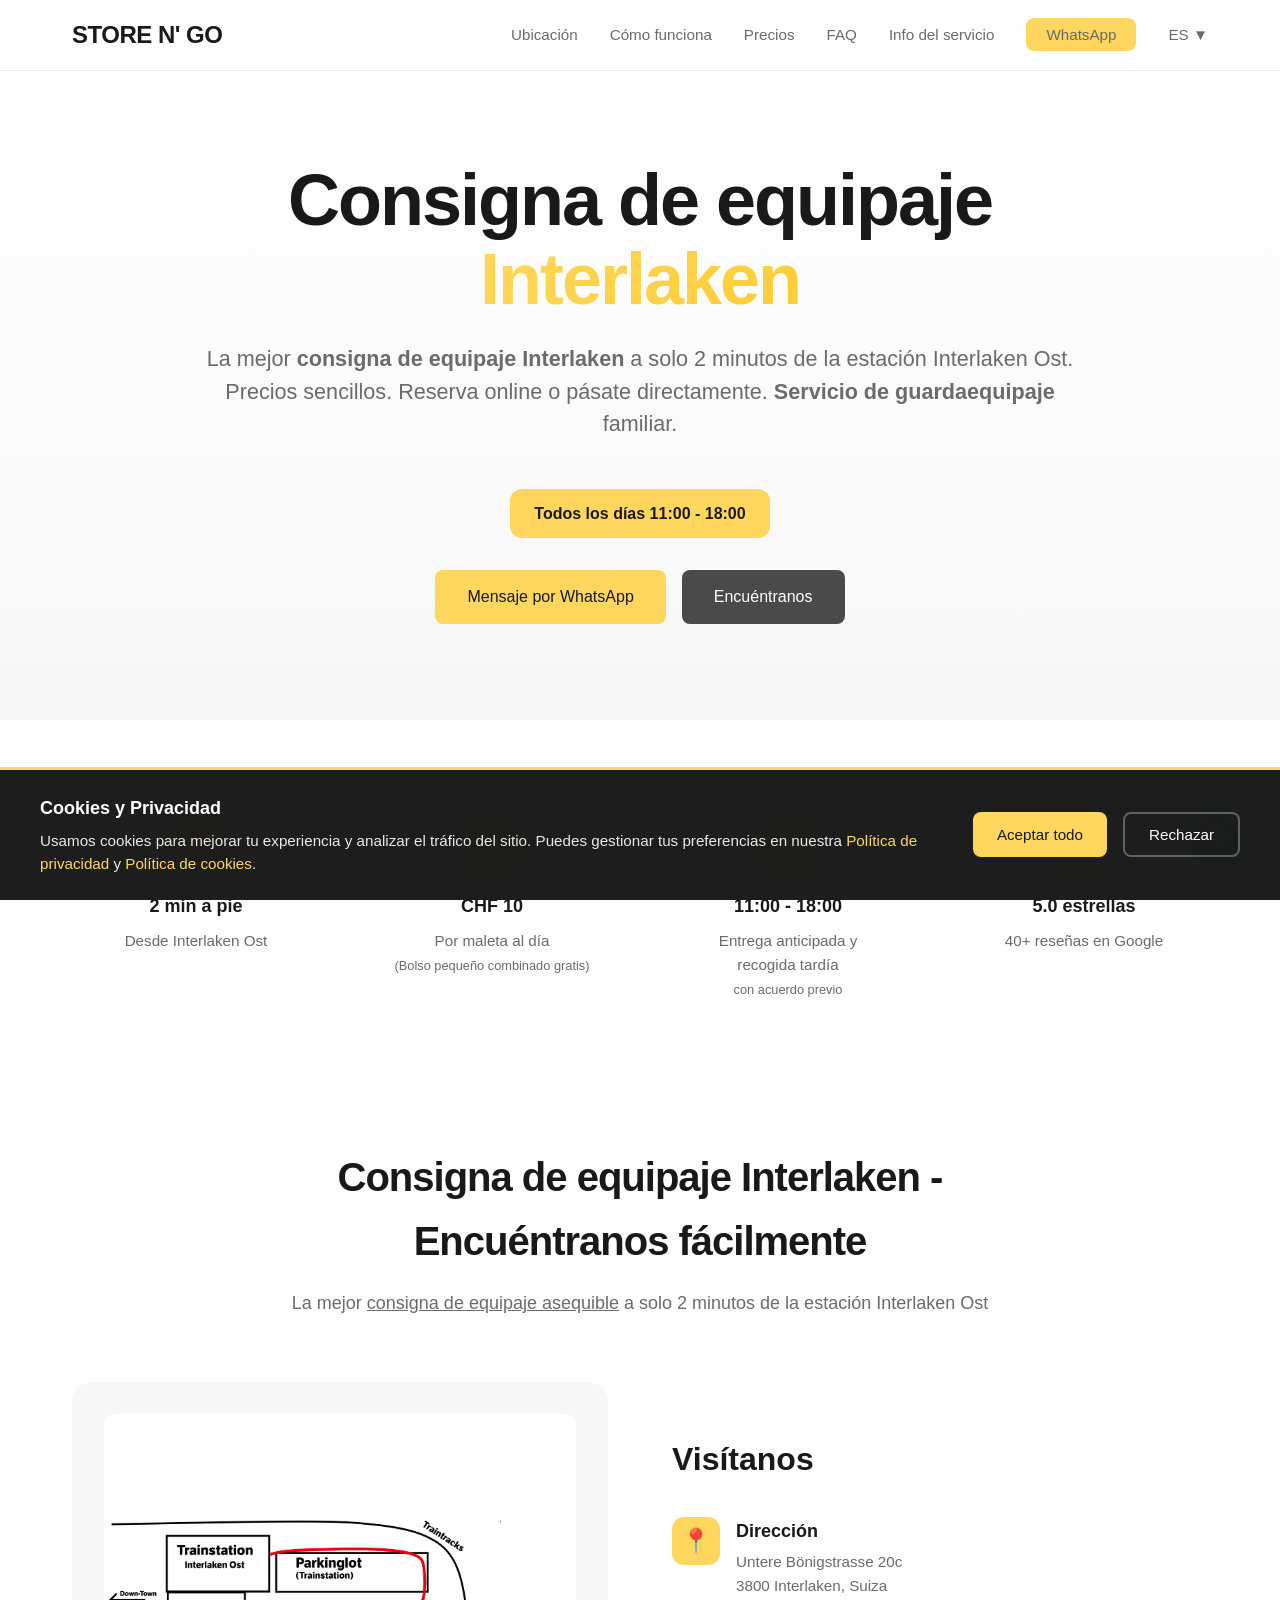
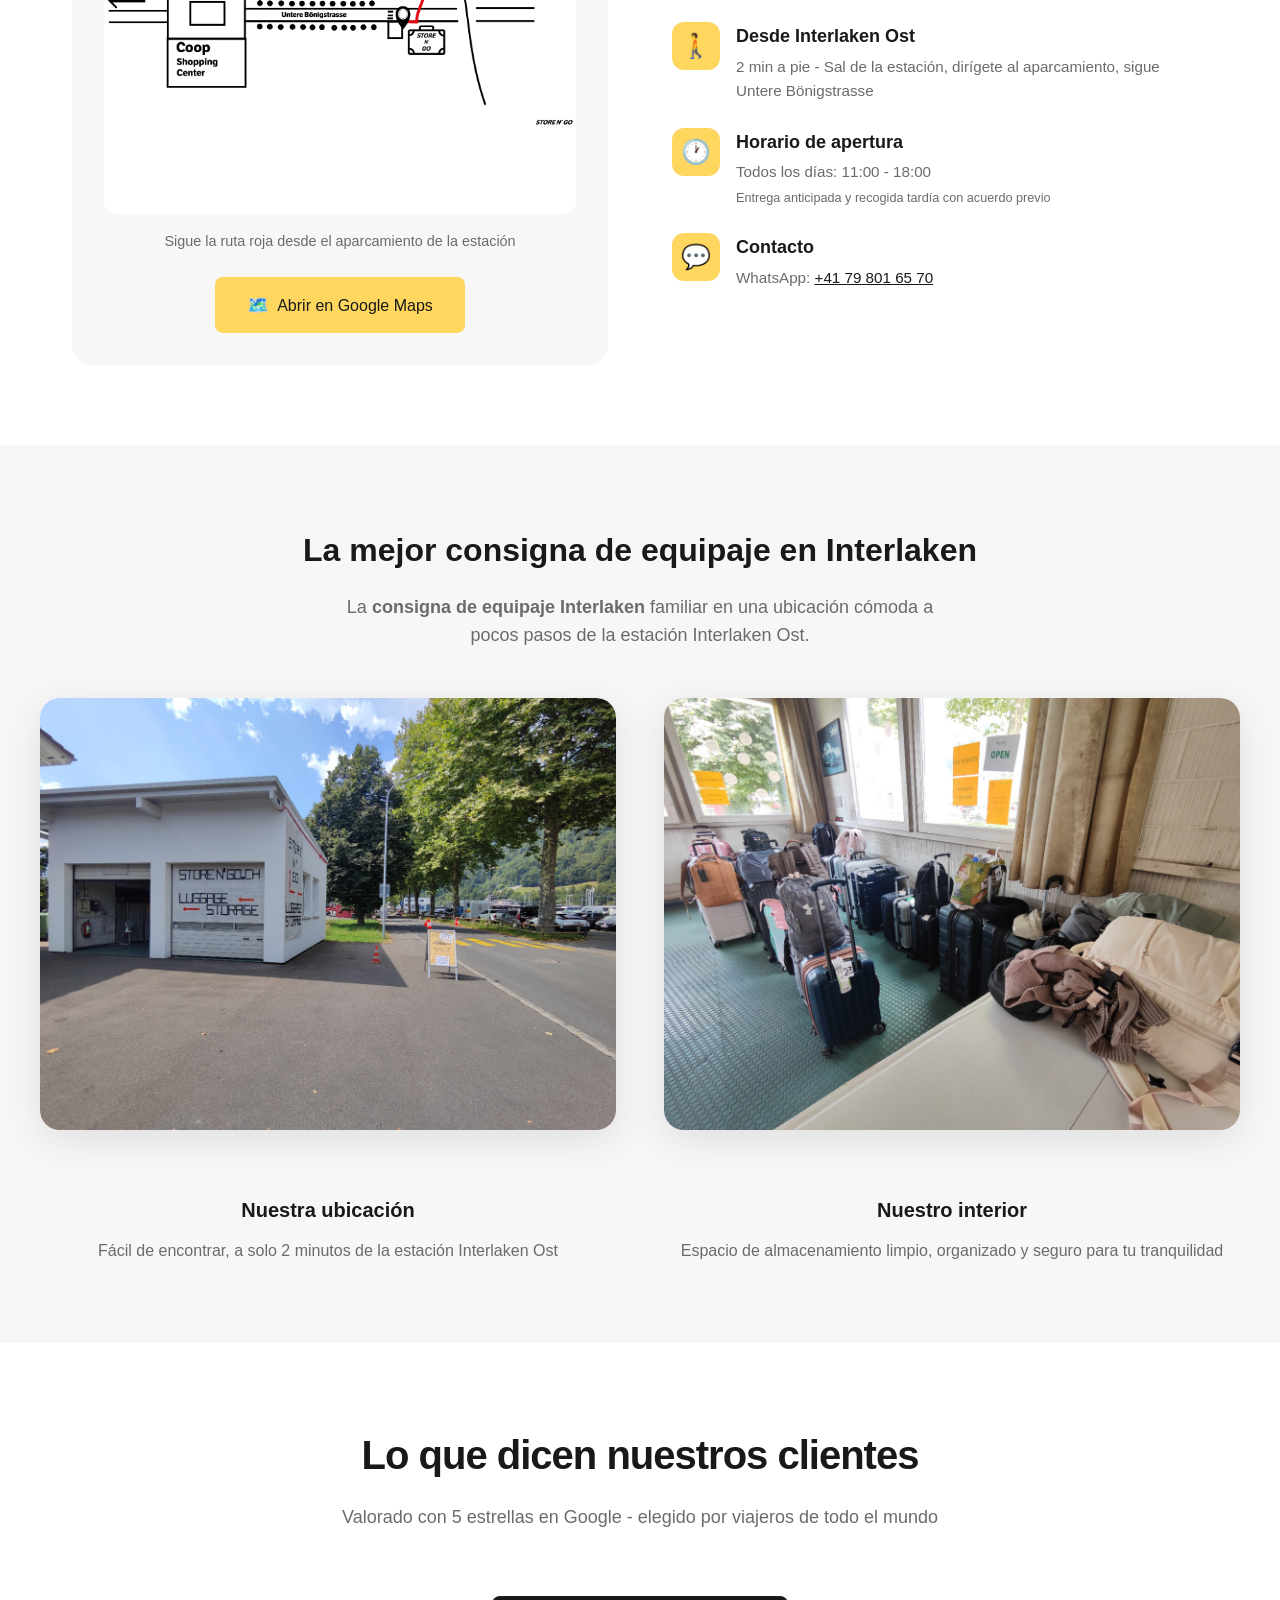
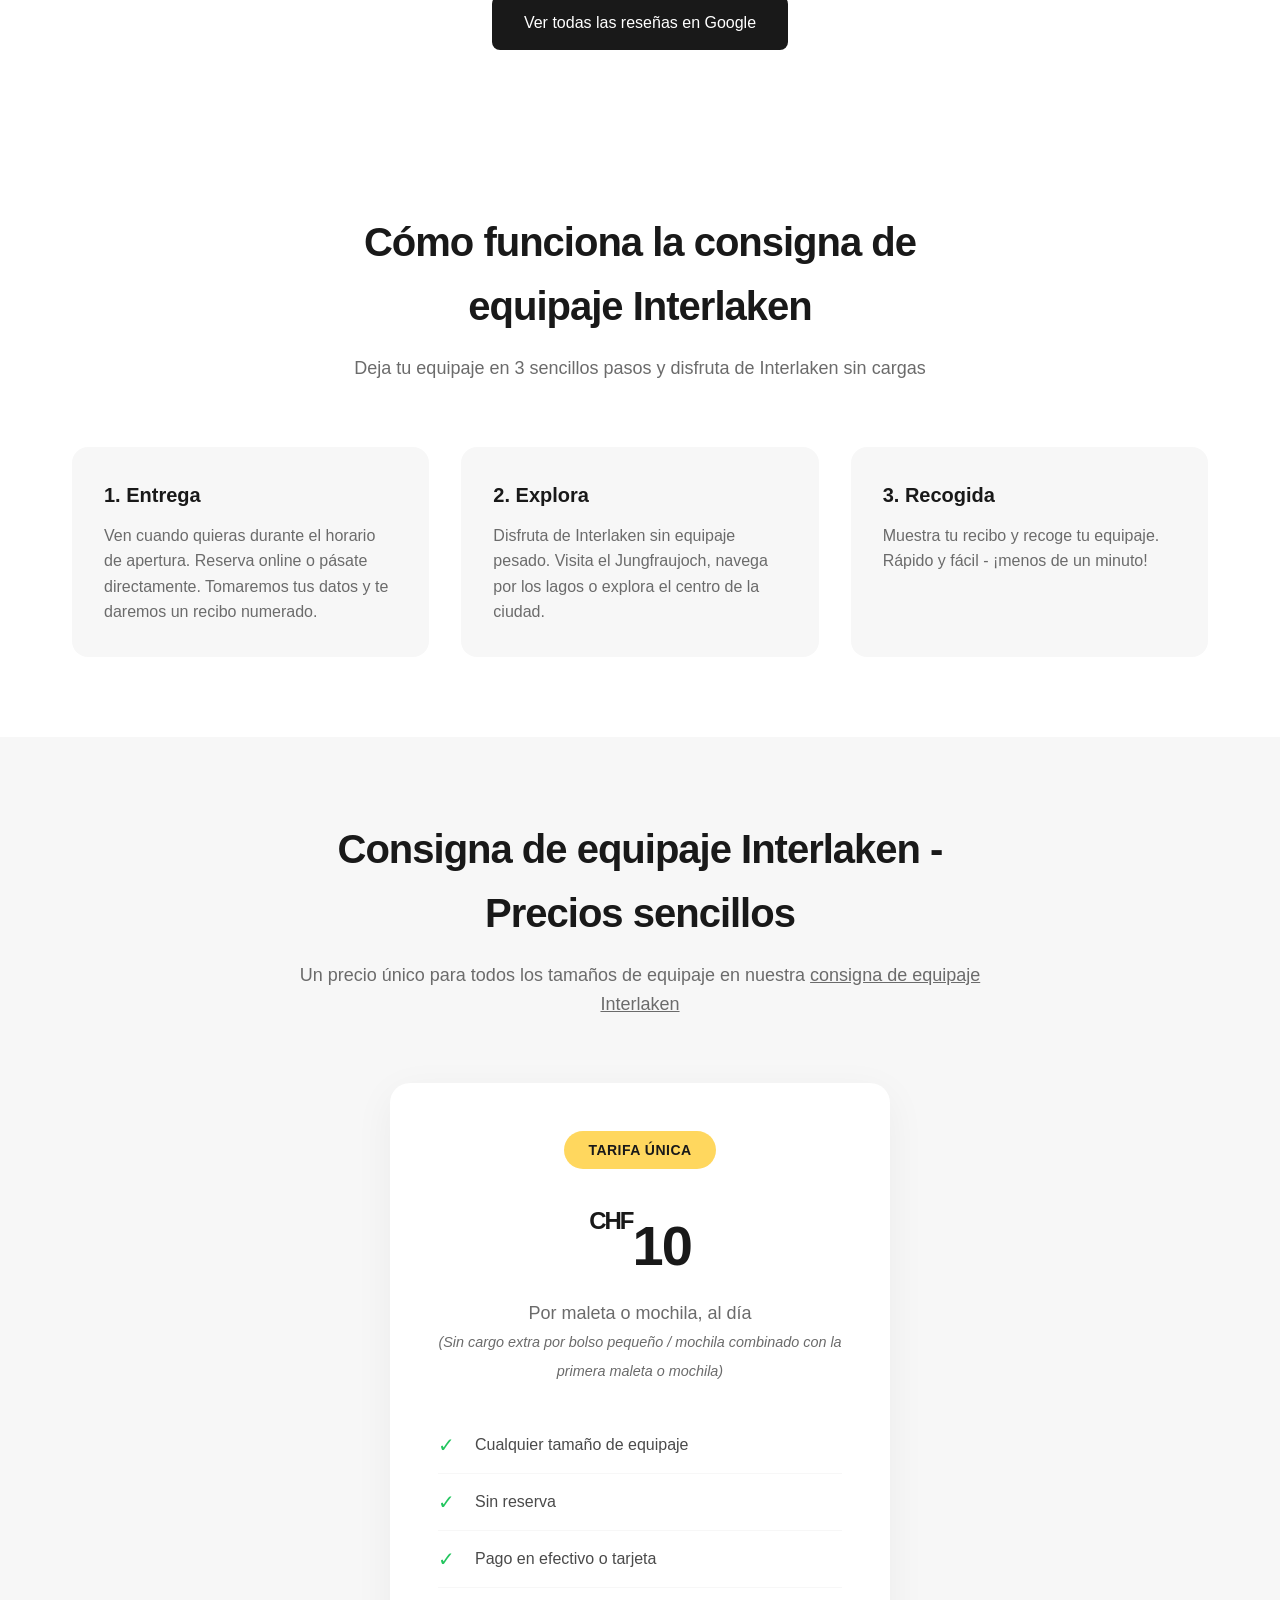
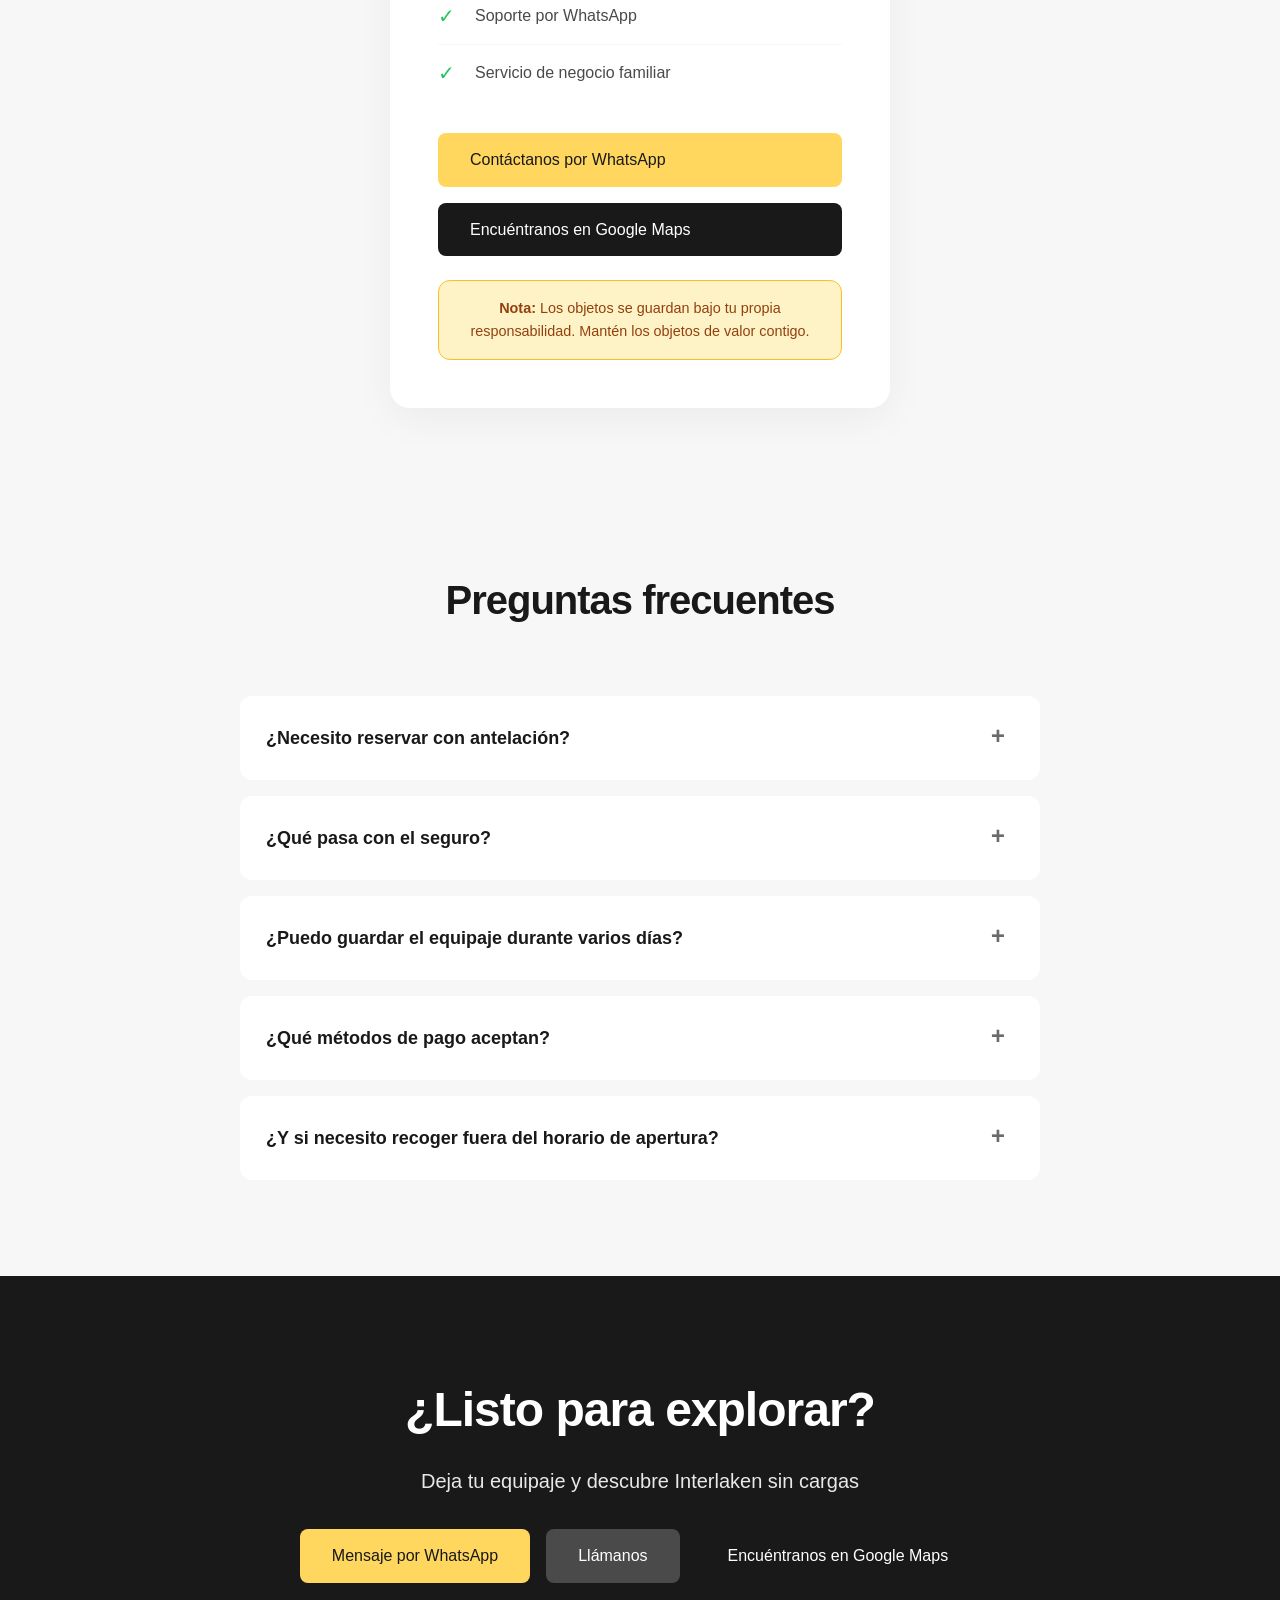
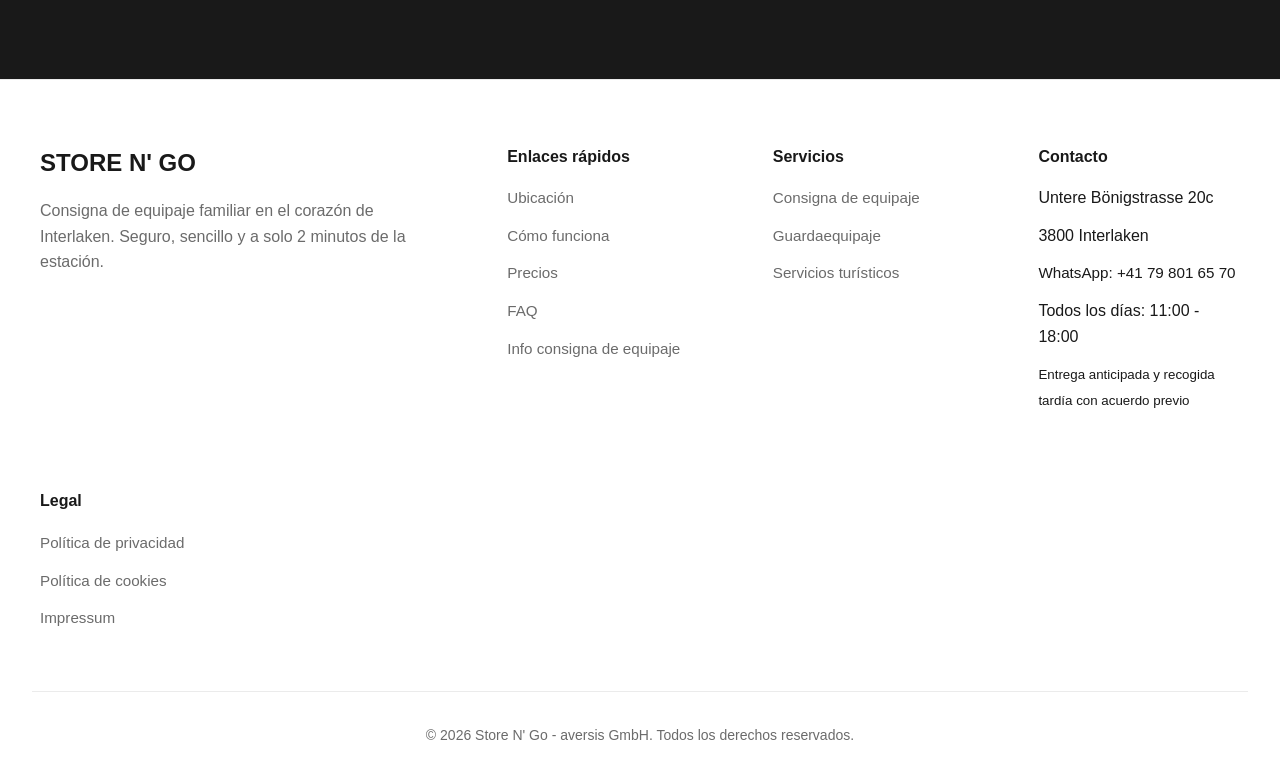
<file: es/index.html>
<!DOCTYPE html>
<html lang="es">
<head>
    <meta charset="UTF-8">
    <meta name="viewport" content="width=device-width, initial-scale=1.0, maximum-scale=5.0">
    <meta name="mobile-web-app-capable" content="yes">
    <meta name="apple-mobile-web-app-capable" content="yes">
    <title>Consigna de equipaje Interlaken | Store N' Go - Desde CHF 10 Bolsos pequeños gratis | 2 min de la estación</title>
    <meta name="description" content="Consigna de equipaje Interlaken - CHF 10/maleta. 2 min de la estación Interlaken Ost. Reserva online o pásate directamente. Abierto todos los días 11-18h. 5 estrellas. Negocio familiar.">
    <meta name="keywords" content="consigna equipaje interlaken, guardar maletas interlaken, taquillas equipaje interlaken">

    <!-- SEO Geographic Meta Tags -->
    <meta name="geo.region" content="CH-BE">
    <meta name="geo.placename" content="Interlaken">
    <meta name="geo.position" content="46.686312;7.863188">
    <meta name="ICBM" content="46.686312, 7.863188">

    <!-- Canonical Link -->
    <link rel="canonical" href="https://store-n-go.com/es/">

    <!-- Hreflang Tags -->
    <link rel="alternate" hreflang="en" href="https://store-n-go.com/" />
    <link rel="alternate" hreflang="de" href="https://store-n-go.com/de/" />
    <link rel="alternate" hreflang="fr" href="https://store-n-go.com/fr/" />
    <link rel="alternate" hreflang="it" href="https://store-n-go.com/it/" />
    <link rel="alternate" hreflang="es" href="https://store-n-go.com/es/" />
    <link rel="alternate" hreflang="x-default" href="https://store-n-go.com/" />

    <!-- Google tag (gtag.js) -->
    <script async src="https://www.googletagmanager.com/gtag/js?id=AW-17403698472"></script>
    <script>
        window.dataLayer = window.dataLayer || [];
        function gtag(){dataLayer.push(arguments);}
        gtag('js', new Date());

        // Check cookie consent before initializing Google Analytics
        if (localStorage.getItem('cookieConsent') === 'accepted') {
            gtag('config', 'AW-17403698472');
        }
    </script>

    <!-- Favicon -->
    <link rel="icon" type="image/png" href="/favicon-96x96.png" sizes="96x96" />
    <link rel="icon" type="image/svg+xml" href="/favicon.svg" />
    <link rel="shortcut icon" href="/favicon.ico" />
    <link rel="apple-touch-icon" sizes="180x180" href="/apple-touch-icon.png" />
    <meta name="apple-mobile-web-app-title" content="Store N' Go" />
    <link rel="manifest" href="/site.webmanifest" />

    <!-- Open Graph Meta Tags -->
    <meta property="og:title" content="Consigna de equipaje Interlaken | Store N' Go - Desde CHF 10 Bolsos pequeños gratis">
    <meta property="og:description" content="Consigna de equipaje Interlaken a solo 2 min de la estación Interlaken Ost. CHF 10 por maleta + bolsos pequeños gratis. 5 estrellas. Negocio familiar.">
    <meta property="og:url" content="https://store-n-go.com/es/">
    <meta property="og:type" content="website">
    <meta property="og:image" content="https://store-n-go.com/store-building.jpg">
    <meta property="og:locale" content="es_ES">

    <!-- Twitter Card -->
    <meta name="twitter:card" content="summary_large_image">
    <meta name="twitter:title" content="Consigna de equipaje Interlaken | Store N' Go">
    <meta name="twitter:description" content="CHF 10/maleta. 2 min de Interlaken Ost. Reserva online o pásate directamente. Abierto todos los días 11-18h.">
    <meta name="twitter:image" content="https://store-n-go.com/store-building.jpg">

    <!-- Schema.org Structured Data -->
    <script type="application/ld+json">
    {
        "@context": "https://schema.org",
        "@type": "LocalBusiness",
        "name": "Store N' Go - Consigna de equipaje Interlaken",
        "url": "https://store-n-go.com",
        "telephone": "+41798016570",
        "priceRange": "CHF 10",
        "currenciesAccepted": "CHF",
        "paymentAccepted": "Cash, Credit Card",
        "address": {
            "@type": "PostalAddress",
            "streetAddress": "Untere Bönigstrasse 20c",
            "addressLocality": "Interlaken",
            "postalCode": "3800",
            "addressCountry": "CH",
            "addressRegion": "Bern"
        },
        "geo": {
            "@type": "GeoCoordinates",
            "latitude": 46.686312,
            "longitude": 7.863188
        },
        "openingHoursSpecification": [{
            "@type": "OpeningHoursSpecification",
            "dayOfWeek": ["Monday", "Tuesday", "Wednesday", "Thursday", "Friday", "Saturday", "Sunday"],
            "opens": "11:00",
            "closes": "18:00"
        }],
        "aggregateRating": {
            "@type": "AggregateRating",
            "ratingValue": "5.0",
            "reviewCount": "43"
        },
        "description": "Consigna de equipaje segura a solo 2 minutos de la estación Interlaken Ost. CHF 10 por maleta. Entrega anticipada y recogida tardía posibles con acuerdo previo.",
        "image": "https://store-n-go.com/store-building.jpg",
        "sameAs": [
            "https://wa.me/41798016570"
        ],
        "availableLanguage": ["en", "de", "fr", "it", "es"],
        "serviceArea": {
            "@type": "GeoCircle",
            "geoMidpoint": {
                "@type": "GeoCoordinates",
                "latitude": 46.686312,
                "longitude": 7.863188
            },
            "geoRadius": "10000"
        },
        "hasOfferCatalog": {
            "@type": "OfferCatalog",
            "name": "Servicios de consigna de equipaje",
            "itemListElement": [{
                "@type": "Offer",
                "itemOffered": {
                    "@type": "Service",
                    "name": "Consigna de equipaje",
                    "description": "Servicio de consigna de equipaje diario y seguro"
                },
                "price": "10",
                "priceCurrency": "CHF",
                "availability": "https://schema.org/InStock"
            }]
        }
    }
    </script>

    <!-- Additional Tourism Schema -->
    <script type="application/ld+json">
    {
        "@context": "https://schema.org",
        "@type": "TouristInformationCenter",
        "name": "Store N' Go Consigna de equipaje Interlaken",
        "alternateName": ["StoreNGo", "Store'N'Go", "Store-N-Go", "Consigna de equipaje Interlaken"],
        "url": "https://store-n-go.com",
        "sameAs": [
            "https://wa.me/41798016570"
        ],
        "serves": {
            "@type": "City",
            "name": "Interlaken",
            "containedInPlace": {
                "@type": "Country",
                "name": "Switzerland"
            }
        },
        "keywords": "consigna equipaje, guardar maletas, taquillas equipaje, servicios turísticos, Interlaken"
    }
    </script>

    <!-- FAQ Schema -->
    <script type="application/ld+json">
    {
        "@context": "https://schema.org",
        "@type": "FAQPage",
        "mainEntity": [
            {
                "@type": "Question",
                "name": "¿Necesito reservar con antelación para la consigna de equipaje en Interlaken?",
                "acceptedAnswer": {
                    "@type": "Answer",
                    "text": "¡No es necesario reservar! Solo ven durante nuestro horario de apertura (11:00 - 18:00 todos los días). Siempre tenemos espacio disponible."
                }
            },
            {
                "@type": "Question",
                "name": "¿Cuánto cuesta la consigna de equipaje en Interlaken?",
                "acceptedAnswer": {
                    "@type": "Answer",
                    "text": "CHF 10 por maleta o mochila al día. Los bolsos pequeños guardados junto con un equipaje más grande son gratis."
                }
            },
            {
                "@type": "Question",
                "name": "¿Puedo guardar el equipaje durante varios días?",
                "acceptedAnswer": {
                    "@type": "Answer",
                    "text": "¡Sí! La tarifa es de CHF 10 por día por artículo. Para estancias más largas, contáctanos por WhatsApp para acordar los detalles."
                }
            },
            {
                "@type": "Question",
                "name": "¿Qué métodos de pago aceptan?",
                "acceptedAnswer": {
                    "@type": "Answer",
                    "text": "Aceptamos efectivo (CHF) y las principales tarjetas de crédito/débito."
                }
            },
            {
                "@type": "Question",
                "name": "¿Y si necesito recoger el equipaje fuera del horario de apertura?",
                "acceptedAnswer": {
                    "@type": "Answer",
                    "text": "Podemos organizar entregas anticipadas o recogidas tardías con acuerdo previo. Escríbenos por WhatsApp al +41 79 801 65 70 para coordinar."
                }
            }
        ]
    }
    </script>

    <!-- Stylesheet -->
    <link rel="stylesheet" href="/style.css">
</head>
<body>
    <!-- Cookie Banner -->
    <div class="cookie-banner" id="cookieBanner">
        <div class="cookie-banner-content">
            <div class="cookie-banner-text">
                <h4>Cookies y Privacidad</h4>
                <p>Usamos cookies para mejorar tu experiencia y analizar el tráfico del sitio. Puedes gestionar tus preferencias en nuestra <a href="/privacy-policy.html">Política de privacidad</a> y <a href="/cookie-policy.html">Política de cookies</a>.</p>
            </div>
            <div class="cookie-banner-buttons">
                <button class="cookie-btn cookie-btn-accept" onclick="acceptCookies()">Aceptar todo</button>
                <button class="cookie-btn cookie-btn-decline" onclick="declineCookies()">Rechazar</button>
            </div>
        </div>
    </div>

    <!-- Navigation -->
    <nav>
        <div class="nav-container">
            <a href="#" class="logo">STORE N' GO</a>
            <ul class="nav-links">
                <li><a href="#location">Ubicación</a></li>
                <li><a href="#how">Cómo funciona</a></li>
                <li><a href="#pricing">Precios</a></li>
                <li><a href="#faq">FAQ</a></li>
                <li><a href="/es/luggage-storage-interlaken.html">Info del servicio</a></li>
                <li><a href="https://wa.me/41798016570?text=Hola%2C%20me%20gustar%C3%ADa%20guardar%20mi%20equipaje" class="nav-cta" target="_blank" rel="noopener">WhatsApp</a></li>
                <li class="language-switcher">
                    <a href="#" class="lang-toggle">ES ▼</a>
                    <div class="lang-dropdown">
                        <a href="/" class="lang-option">English</a>
                        <a href="/de/" class="lang-option">Deutsch</a>
                        <a href="/it/" class="lang-option">Italiano</a>
                        <a href="/fr/" class="lang-option">Français</a>
                        <a href="/es/" class="lang-option active">Español</a>
                    </div>
                </li>
            </ul>
            <button class="mobile-menu-btn">
                <span style="font-size: 1.5rem; line-height: 1;">☰</span>
            </button>
        </div>
    </nav>


    <!-- Hero Section -->
    <section class="hero">
        <div class="hero-content">
            <h1>Consigna de equipaje <span>Interlaken</span></h1>
            <p class="hero-subtitle">
                La mejor <strong>consigna de equipaje Interlaken</strong> a solo 2 minutos de la estación Interlaken Ost.<br>
                Precios sencillos. Reserva online o pásate directamente. <strong>Servicio de guardaequipaje</strong> familiar.
            </p>
            <div style="background: var(--yellow); color: var(--dark); padding: 0.75rem 1.5rem; border-radius: 12px; margin-bottom: 2rem; font-weight: 600; display: inline-block;">
                Todos los días 11:00 - 18:00
            </div>
            <div class="hero-buttons">
                <a href="https://wa.me/41798016570?text=Hola%2C%20me%20gustar%C3%ADa%20guardar%20mi%20equipaje" class="btn btn-primary" target="_blank" rel="noopener">
                    Mensaje por WhatsApp
                </a>
                <a href="#location" class="btn btn-secondary" style="background: var(--gray-dark);">
                    Encuéntranos
                </a>
            </div>
        </div>
    </section>

    <!-- Quick Features -->
    <section class="features">
        <div class="features-grid">
            <div class="feature">
                <div class="feature-icon">
                    <span style="font-size: 1.8rem; line-height: 1;">🚶</span>
                </div>
                <h3>2 min a pie</h3>
                <p>Desde Interlaken Ost</p>
            </div>
            <div class="feature">
                <div class="feature-icon">
                    <span style="font-size: 1.2rem; font-weight: 900; line-height: 1;">CHF</span>
                </div>
                <h3>CHF 10</h3>
                <p>Por maleta al día<br><small style="color: var(--gray); font-size: 0.8rem;">(Bolso pequeño combinado gratis)</small></p>
            </div>
            <div class="feature">
                <div class="feature-icon">
                    <span style="font-size: 1.8rem; line-height: 1;">🕐</span>
                </div>
                <h3>11:00 - 18:00</h3>
                <p>Entrega anticipada y<br>recogida tardía<br><small style="color: var(--gray); font-size: 0.8rem;">con acuerdo previo</small></p>
            </div>
            <div class="feature">
                <div class="feature-icon">
                    <span style="font-size: 1.8rem; line-height: 1;">⭐</span>
                </div>
                <h3>5.0 estrellas</h3>
                <p>40+ reseñas en Google</p>
            </div>
        </div>
    </section>

    <!-- Location -->
    <section class="location" id="location">
        <div class="section-header">
            <h2>Consigna de equipaje Interlaken - Encuéntranos fácilmente</h2>
            <p>La mejor <a href="#pricing" title="Precios consigna de equipaje Interlaken" style="color: var(--gray); text-decoration: underline;">consigna de equipaje asequible</a> a solo 2 minutos de la estación Interlaken Ost</p>
        </div>

        <div class="location-content">
            <div class="map-container">
                <div class="map-placeholder">
                    <img src="/karte-storengo.png" alt="Mapa consigna de equipaje Interlaken - indicaciones a pie desde la estación Interlaken Ost a Store N Go - ruta de 2 minutos para turistas" loading="lazy">
                </div>
                <p style="color: var(--gray); font-size: 0.9rem; margin-bottom: 1.5rem;">Sigue la ruta roja desde el aparcamiento de la estación</p>
                <a href="https://maps.app.goo.gl/u3aZMyUW5fThFyPS7" class="btn btn-primary" target="_blank" rel="noopener" style="display: inline-flex; align-items: center; gap: 0.5rem;">
                    <span style="font-size: 1.1rem;">🗺️</span>
                    Abrir en Google Maps
                </a>
            </div>

            <div class="location-details">
                <h3>Visítanos</h3>

                <div class="location-item">
                    <div class="location-icon">
                        <span style="font-size: 1.5rem;">📍</span>
                    </div>
                    <div class="location-text">
                        <h4>Dirección</h4>
                        <p>Untere Bönigstrasse 20c<br>3800 Interlaken, Suiza</p>
                    </div>
                </div>

                <div class="location-item">
                    <div class="location-icon">
                        <span style="font-size: 1.5rem;">🚶</span>
                    </div>
                    <div class="location-text">
                        <h4>Desde Interlaken Ost</h4>
                        <p>2 min a pie - Sal de la estación, dirígete al aparcamiento, sigue Untere Bönigstrasse</p>
                    </div>
                </div>

                <div class="location-item">
                    <div class="location-icon">
                        <span style="font-size: 1.5rem;">🕐</span>
                    </div>
                    <div class="location-text">
                        <h4>Horario de apertura</h4>
                        <p>Todos los días: 11:00 - 18:00<br><small>Entrega anticipada y recogida tardía con acuerdo previo</small></p>
                    </div>
                </div>

                <div class="location-item">
                    <div class="location-icon">
                        <span style="font-size: 1.5rem;">💬</span>
                    </div>
                    <div class="location-text">
                        <h4>Contacto</h4>
                        <p>WhatsApp: <a href="https://wa.me/41798016570" style="color: var(--dark); font-weight: 500;">+41 79 801 65 70</a></p>
                    </div>
                </div>
            </div>
        </div>
    </section>

    <!-- Our Store -->
    <section class="store-section">
        <div class="store-container">
            <h3>La mejor consigna de equipaje en Interlaken</h3>
            <p style="margin-bottom: 3rem;">La <strong>consigna de equipaje Interlaken</strong> familiar en una ubicación cómoda a pocos pasos de la estación Interlaken Ost.</p>

            <div class="store-images-grid">
                <div class="store-image-item">
                    <img src="/store-building.jpg" alt="Edificio Store N Go consigna de equipaje Interlaken - servicio profesional de guardaequipaje cerca de la estación Interlaken Ost" class="store-image" loading="lazy">
                    <h4>Nuestra ubicación</h4>
                    <p>Fácil de encontrar, a solo 2 minutos de la estación Interlaken Ost</p>
                </div>
                <div class="store-image-item">
                    <img src="/storage_inside.jpg" alt="Interior de la consigna de equipaje Store N Go Interlaken - área de almacenamiento segura y organizada con gestión profesional del equipaje" class="store-image" loading="lazy">
                    <h4>Nuestro interior</h4>
                    <p>Espacio de almacenamiento limpio, organizado y seguro para tu tranquilidad</p>
                </div>
            </div>
        </div>
    </section>

    <!-- Google Reviews -->
    <section class="reviews-section" id="reviews">
        <div class="section-header">
            <h2>Lo que dicen nuestros clientes</h2>
            <p>Valorado con 5 estrellas en Google - elegido por viajeros de todo el mundo</p>
        </div>
        <!-- Elfsight Google Reviews Widget - replace WIDGET_ID with actual ID after setup -->
        <div class="elfsight-app-WIDGET_ID" data-elfsight-app-lazy></div>
        <div style="text-align: center; margin-top: 2rem;">
            <a href="https://maps.app.goo.gl/u3aZMyUW5fThFyPS7" class="btn btn-secondary" target="_blank" rel="noopener">
                Ver todas las reseñas en Google
            </a>
        </div>
    </section>

    <!-- How it Works -->
    <section class="content-section" id="how">
        <div class="section-header">
            <h2>Cómo funciona la consigna de equipaje Interlaken</h2>
            <p>Deja tu equipaje en 3 sencillos pasos y disfruta de Interlaken sin cargas</p>
        </div>

        <div class="services-grid">
            <div class="service-card">
                <h3>1. Entrega</h3>
                <p>Ven cuando quieras durante el horario de apertura. Reserva online o pásate directamente. Tomaremos tus datos y te daremos un recibo numerado.</p>
            </div>
            <div class="service-card">
                <h3>2. Explora</h3>
                <p>Disfruta de Interlaken sin equipaje pesado. Visita el Jungfraujoch, navega por los lagos o explora el centro de la ciudad.</p>
            </div>
            <div class="service-card">
                <h3>3. Recogida</h3>
                <p>Muestra tu recibo y recoge tu equipaje. Rápido y fácil - ¡menos de un minuto!</p>
            </div>
        </div>
    </section>

    <!-- Pricing -->
    <section class="pricing" id="pricing">
        <div class="section-header">
            <h2>Consigna de equipaje Interlaken - Precios sencillos</h2>
            <p>Un precio único para todos los tamaños de equipaje en nuestra <a href="#location" title="Ubicación de la consigna cerca de Interlaken Ost" style="color: var(--gray); text-decoration: underline;">consigna de equipaje Interlaken</a></p>
        </div>

        <div class="pricing-container">
            <span class="price-tag">Tarifa única</span>
            <div class="price">
                <sup>CHF</sup>10
            </div>
            <p class="price-description">Por maleta o mochila, al día<br>
            <small style="color: var(--gray); font-size: 0.9rem; font-style: italic;">(Sin cargo extra por bolso pequeño / mochila combinado con la primera maleta o mochila)</small></p>

            <ul class="price-features">
                <li><span class="check">✓</span> Cualquier tamaño de equipaje</li>
                <li><span class="check">✓</span> Sin reserva</li>
                <li><span class="check">✓</span> Pago en efectivo o tarjeta</li>
                <li><span class="check">✓</span> Soporte por WhatsApp</li>
                <li><span class="check">✓</span> Servicio de negocio familiar</li>
            </ul>

            <div style="display: flex; gap: 1rem; flex-wrap: wrap;">
                <a href="https://wa.me/41798016570?text=Hola%2C%20me%20gustar%C3%ADa%20guardar%20mi%20equipaje.%20%C2%BFC%C3%B3mo%20funciona%3F" class="btn btn-primary" style="flex: 1; min-width: 200px;" target="_blank" rel="noopener">
                    Contáctanos por WhatsApp
                </a>
                <a href="https://maps.app.goo.gl/u3aZMyUW5fThFyPS7" class="btn btn-secondary" style="flex: 1; min-width: 200px;" target="_blank" rel="noopener">
                    Encuéntranos en Google Maps
                </a>
            </div>

            <div class="warning">
                <p><strong>Nota:</strong> Los objetos se guardan bajo tu propia responsabilidad. Mantén los objetos de valor contigo.</p>
            </div>
        </div>
    </section>


    <!-- FAQ -->
    <section class="faq" id="faq">
        <div class="section-header">
            <h2>Preguntas frecuentes</h2>
        </div>

        <div class="faq-container">
            <div class="faq-item">
                <div class="faq-question">
                    <span>¿Necesito reservar con antelación?</span>
                    <span class="faq-toggle">+</span>
                </div>
                <div class="faq-answer">
                    ¡No es necesario reservar! Solo ven durante nuestro horario de apertura (11:00 - 18:00 todos los días). Siempre tenemos espacio disponible.
                </div>
            </div>

            <div class="faq-item">
                <div class="faq-question">
                    <span>¿Qué pasa con el seguro?</span>
                    <span class="faq-toggle">+</span>
                </div>
                <div class="faq-answer">
                    Los objetos se guardan bajo tu propia responsabilidad. Aunque nuestra área de almacenamiento es segura, recomendamos llevar contigo objetos de valor, pasaportes y documentos importantes.
                </div>
            </div>

            <div class="faq-item">
                <div class="faq-question">
                    <span>¿Puedo guardar el equipaje durante varios días?</span>
                    <span class="faq-toggle">+</span>
                </div>
                <div class="faq-answer">
                    ¡Sí! La tarifa es de CHF 10 por día por artículo. Para estancias más largas, contáctanos por WhatsApp para acordar los detalles.
                </div>
            </div>

            <div class="faq-item">
                <div class="faq-question">
                    <span>¿Qué métodos de pago aceptan?</span>
                    <span class="faq-toggle">+</span>
                </div>
                <div class="faq-answer">
                    Aceptamos efectivo (CHF) y las principales tarjetas de crédito/débito.
                </div>
            </div>

            <div class="faq-item">
                <div class="faq-question">
                    <span>¿Y si necesito recoger fuera del horario de apertura?</span>
                    <span class="faq-toggle">+</span>
                </div>
                <div class="faq-answer">
                    Podemos organizar entregas anticipadas o recogidas tardías con acuerdo previo. Escríbenos por WhatsApp al <a href="https://wa.me/41798016570" style="color: var(--dark); font-weight: 500;">+41 79 801 65 70</a> para coordinar.
                </div>
            </div>
        </div>
    </section>

    <!-- CTA -->
    <section class="cta">
        <h2>¿Listo para explorar?</h2>
        <p>Deja tu equipaje y descubre Interlaken sin cargas</p>
        <div class="hero-buttons">
            <a href="https://wa.me/41798016570?text=Hola%2C%20me%20gustar%C3%ADa%20guardar%20mi%20equipaje" class="btn btn-primary" target="_blank" rel="noopener">
                Mensaje por WhatsApp
            </a>
            <a href="tel:+41798016570" class="btn btn-secondary" style="background: var(--gray-dark);">
                Llámanos
            </a>
            <a href="https://maps.app.goo.gl/u3aZMyUW5fThFyPS7" class="btn btn-secondary" target="_blank" rel="noopener">
                Encuéntranos en Google Maps
            </a>
        </div>
    </section>

    <!-- Footer -->
    <footer>
        <div class="footer-content">
            <div class="footer-brand">
                <h3>STORE N' GO</h3>
                <p>Consigna de equipaje familiar en el corazón de Interlaken. Seguro, sencillo y a solo 2 minutos de la estación.</p>
            </div>

            <div class="footer-section">
                <h4>Enlaces rápidos</h4>
                <ul>
                    <li><a href="#location" title="Encuentra nuestra consigna de equipaje">Ubicación</a></li>
                    <li><a href="#how" title="Cómo funciona la consigna">Cómo funciona</a></li>
                    <li><a href="#pricing" title="Precios consigna de equipaje Interlaken">Precios</a></li>
                    <li><a href="#faq" title="Preguntas sobre la consigna">FAQ</a></li>
                    <li><a href="/es/luggage-storage-interlaken.html" title="Información detallada del servicio">Info consigna de equipaje</a></li>
                </ul>
            </div>

            <div class="footer-section">
                <h4>Servicios</h4>
                <ul>
                    <li><a href="#pricing" title="Precios consigna de equipaje Interlaken">Consigna de equipaje</a></li>
                    <li><a href="#location" title="Guardaequipaje cerca de Interlaken Ost">Guardaequipaje</a></li>
                    <li><a href="#faq" title="Soluciones de equipaje para turistas">Servicios turísticos</a></li>
                </ul>
            </div>

            <div class="footer-section">
                <h4>Contacto</h4>
                <ul>
                    <li>Untere Bönigstrasse 20c</li>
                    <li>3800 Interlaken</li>
                    <li><a href="https://wa.me/41798016570" style="color: var(--dark);">WhatsApp: +41 79 801 65 70</a></li>
                    <li>Todos los días: 11:00 - 18:00</li>
                    <li><small>Entrega anticipada y recogida tardía con acuerdo previo</small></li>
                </ul>
            </div>

            <div class="footer-section">
                <h4>Legal</h4>
                <ul>
                    <li><a href="/privacy-policy.html">Política de privacidad</a></li>
                    <li><a href="/cookie-policy.html">Política de cookies</a></li>
                    <li><a href="/impressum.html">Impressum</a></li>
                </ul>
            </div>
        </div>

        <div class="footer-bottom">
            <p>© 2026 Store N' Go - aversis GmbH. Todos los derechos reservados.</p>
        </div>
    </footer>

    <!-- Floating Messenger Button -->
    <div class="messenger-fab" id="messengerFab">
        <button class="fab-toggle" onclick="toggleMessenger()" aria-label="Contáctanos">
            <span>💬</span>
        </button>
        <div class="fab-options" id="fabOptions">
            <a href="https://wa.me/41798016570?text=Hola%2C%20necesito%20consigna%20de%20equipaje%20en%20Interlaken" class="fab-option whatsapp" target="_blank" rel="noopener">
                WhatsApp
            </a>
            <a href="tel:+41798016570" class="fab-option phone">
                Llámanos
            </a>
            <a href="sms:+41798016570" class="fab-option sms">
                SMS
            </a>
        </div>
    </div>

    <!-- Elfsight Platform Script - uncomment after creating widget -->
    <!-- <script src="https://static.elfsight.com/platform/platform.js" async></script> -->

    <script>
        // Cookie Banner Management
        function showCookieBanner() {
            const banner = document.getElementById('cookieBanner');
            const consent = localStorage.getItem('cookieConsent');

            if (!consent) {
                setTimeout(() => {
                    banner.classList.add('show');
                }, 1000);
            }
        }

        function acceptCookies() {
            localStorage.setItem('cookieConsent', 'accepted');
            hideCookieBanner();

            // Initialize Google Analytics
            if (typeof gtag !== 'undefined') {
                gtag('config', 'AW-17403698472');
            }
        }

        function declineCookies() {
            localStorage.setItem('cookieConsent', 'declined');
            hideCookieBanner();

            // Disable Google Analytics
            window['ga-disable-AW-17403698472'] = true;
        }

        function hideCookieBanner() {
            const banner = document.getElementById('cookieBanner');
            banner.classList.remove('show');
        }

        // Initialize cookie banner on page load
        document.addEventListener('DOMContentLoaded', function() {
            showCookieBanner();
        });

        // FAQ Toggle
        document.querySelectorAll('.faq-question').forEach(question => {
            question.addEventListener('click', () => {
                const item = question.parentElement;
                const wasActive = item.classList.contains('active');

                // Close all items
                document.querySelectorAll('.faq-item').forEach(faqItem => {
                    faqItem.classList.remove('active');
                });

                // Open clicked item if it wasn't active
                if (!wasActive) {
                    item.classList.add('active');
                }
            });
        });

        // Smooth scrolling
        document.querySelectorAll('a[href^="#"]').forEach(anchor => {
            anchor.addEventListener('click', function (e) {
                const href = this.getAttribute('href');
                if (href === '#') return;
                e.preventDefault();
                const target = document.querySelector(href);
                if (target) {
                    target.scrollIntoView({
                        behavior: 'smooth',
                        block: 'start'
                    });
                }
            });
        });

        // Mobile menu
        document.querySelector('.mobile-menu-btn').addEventListener('click', function() {
            const navLinks = document.querySelector('.nav-links');
            navLinks.classList.toggle('active');
        });

        // Logo click to top
        document.querySelector('.logo').addEventListener('click', function(e) {
            e.preventDefault();
            window.scrollTo({
                top: 0,
                behavior: 'smooth'
            });
        });

        // Messenger FAB toggle
        function toggleMessenger() {
            const options = document.getElementById('fabOptions');
            options.classList.toggle('show');
        }

        // Close FAB when clicking outside
        document.addEventListener('click', function(e) {
            const fab = document.getElementById('messengerFab');
            if (!fab.contains(e.target)) {
                document.getElementById('fabOptions').classList.remove('show');
            }
        });
    </script>
</body>
</html>
</file>
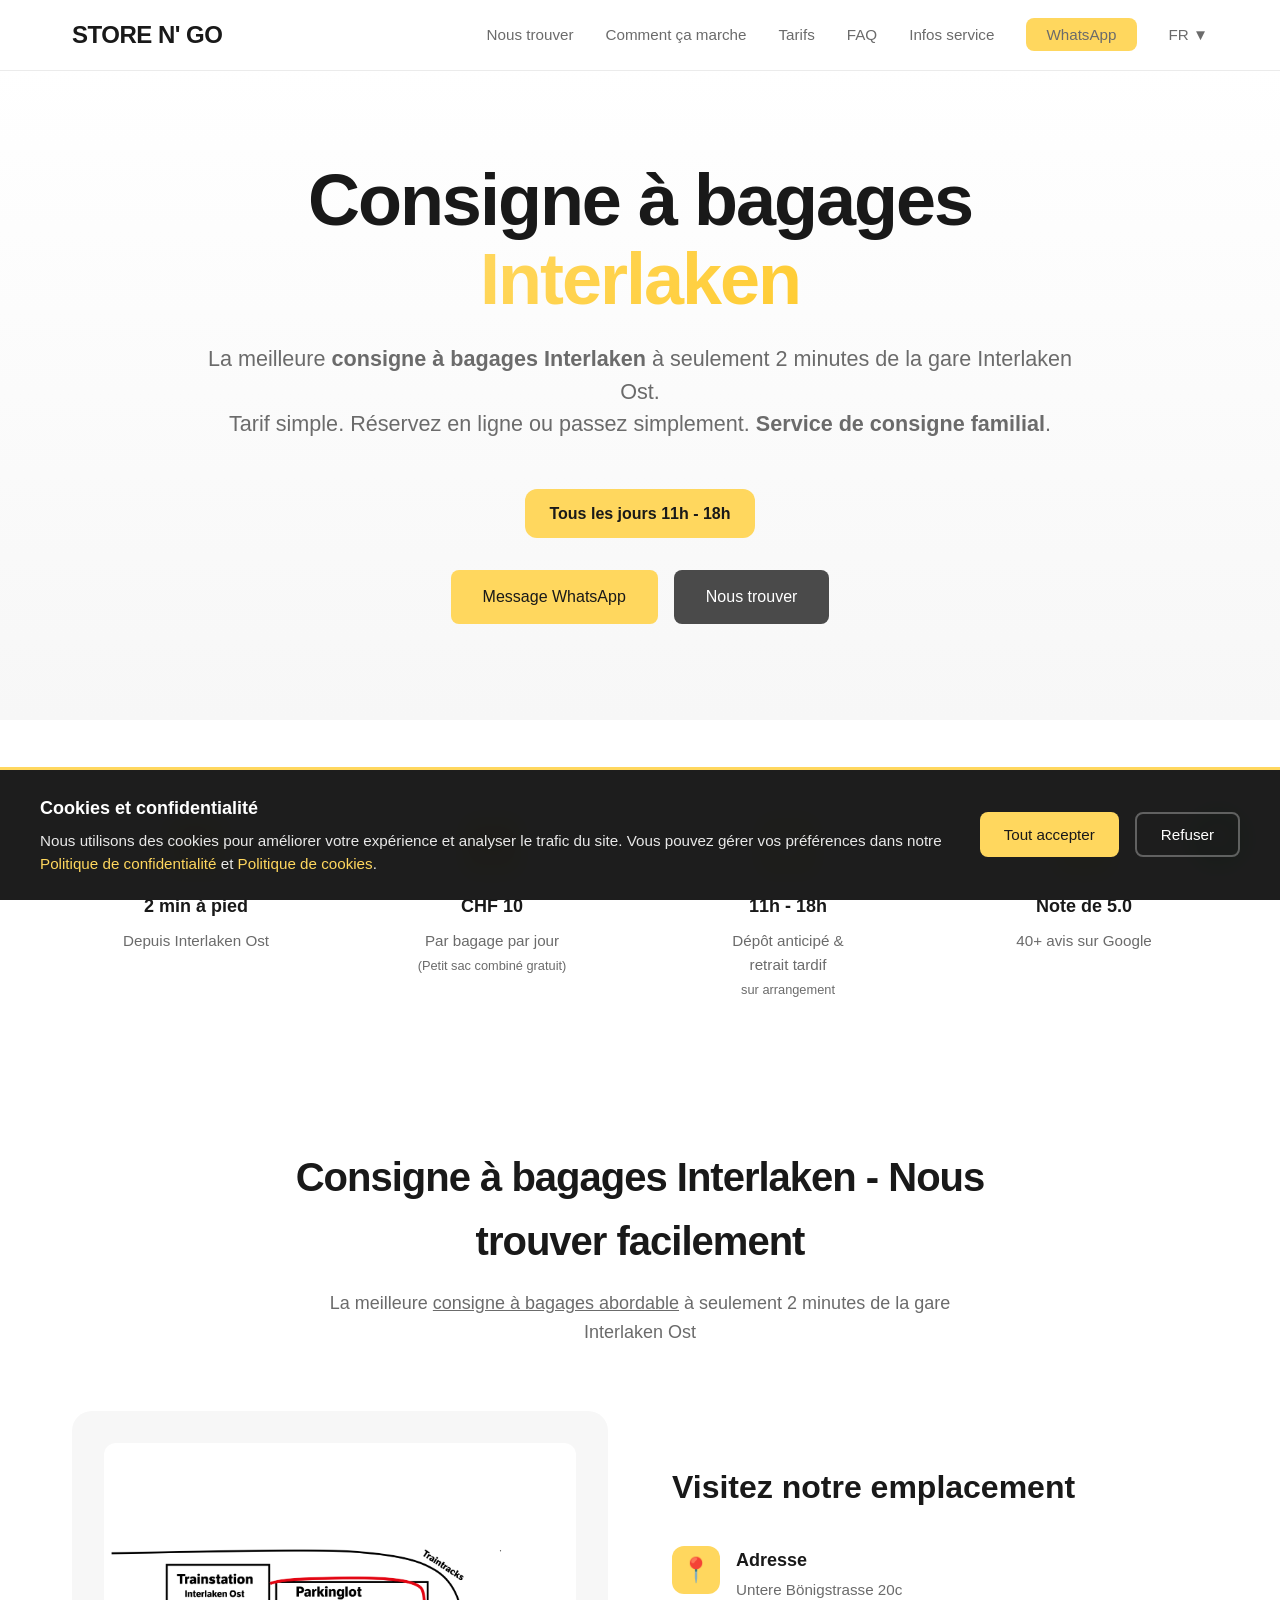
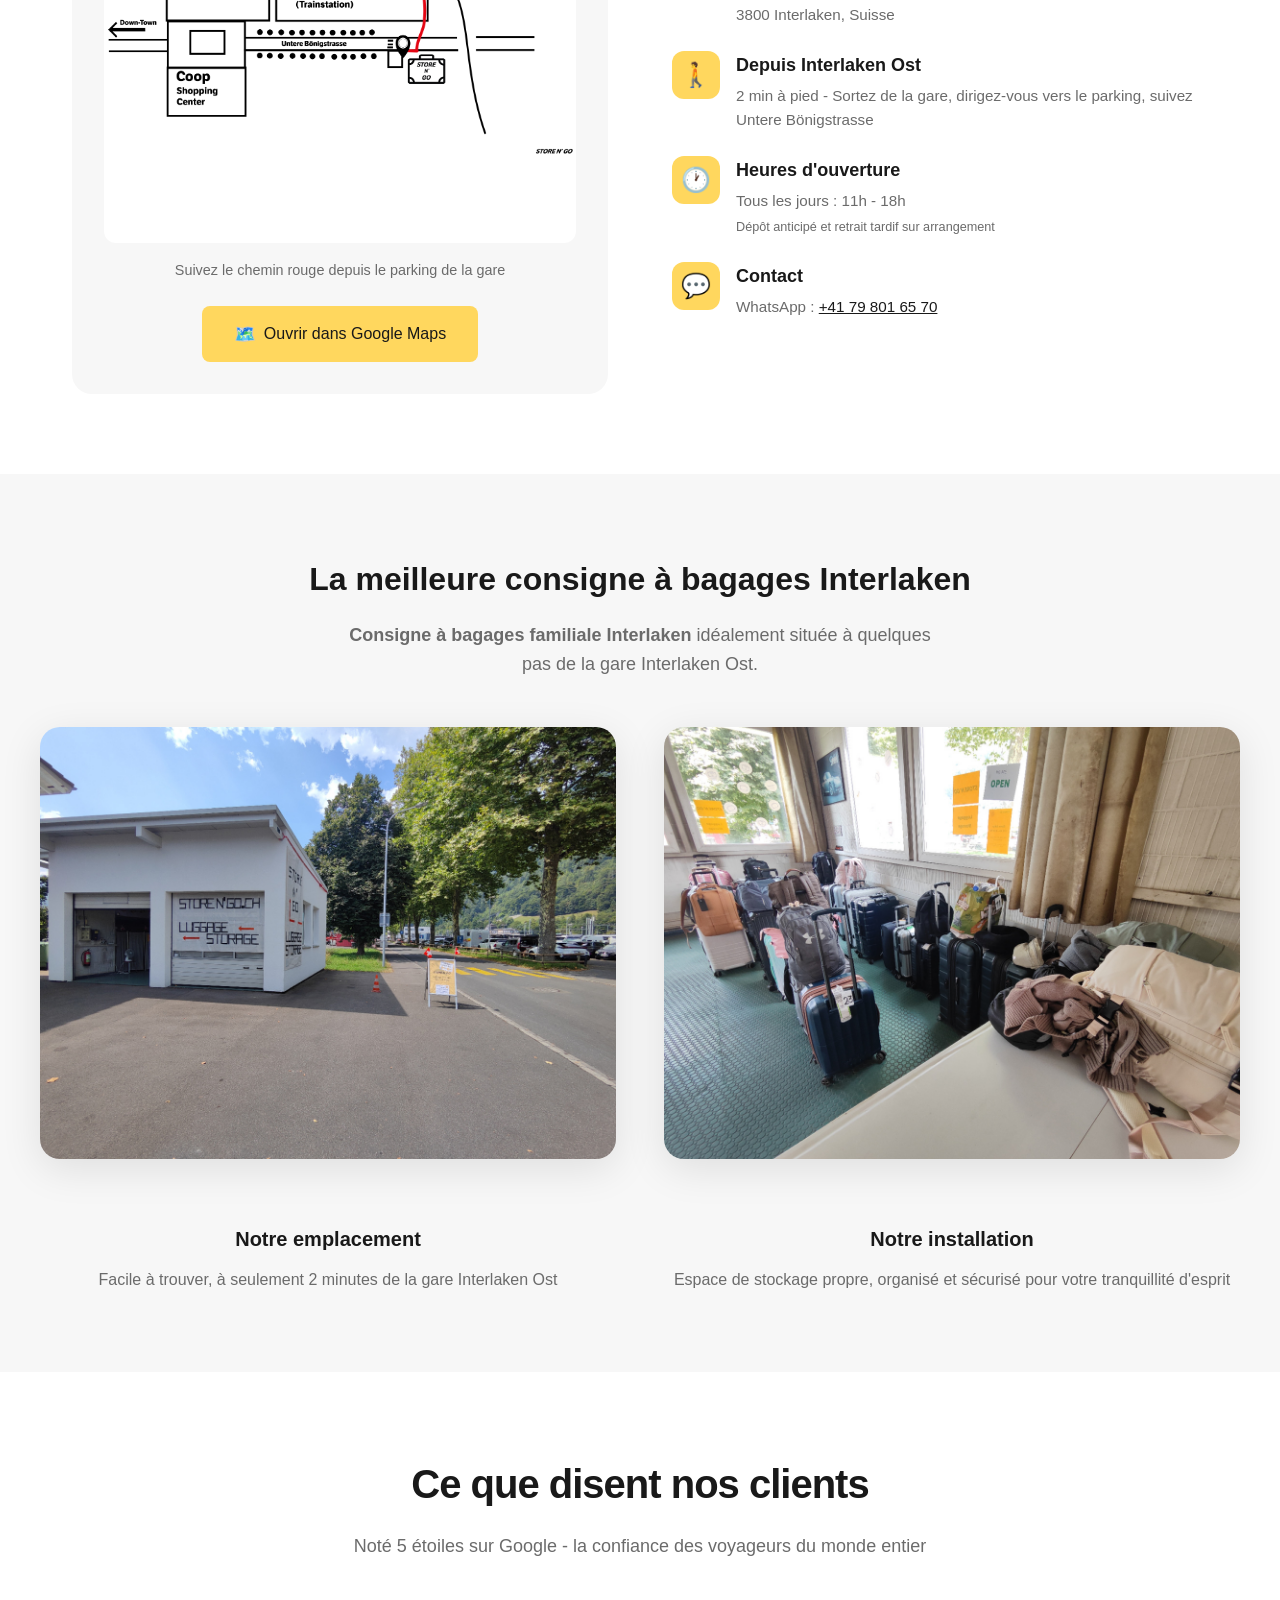
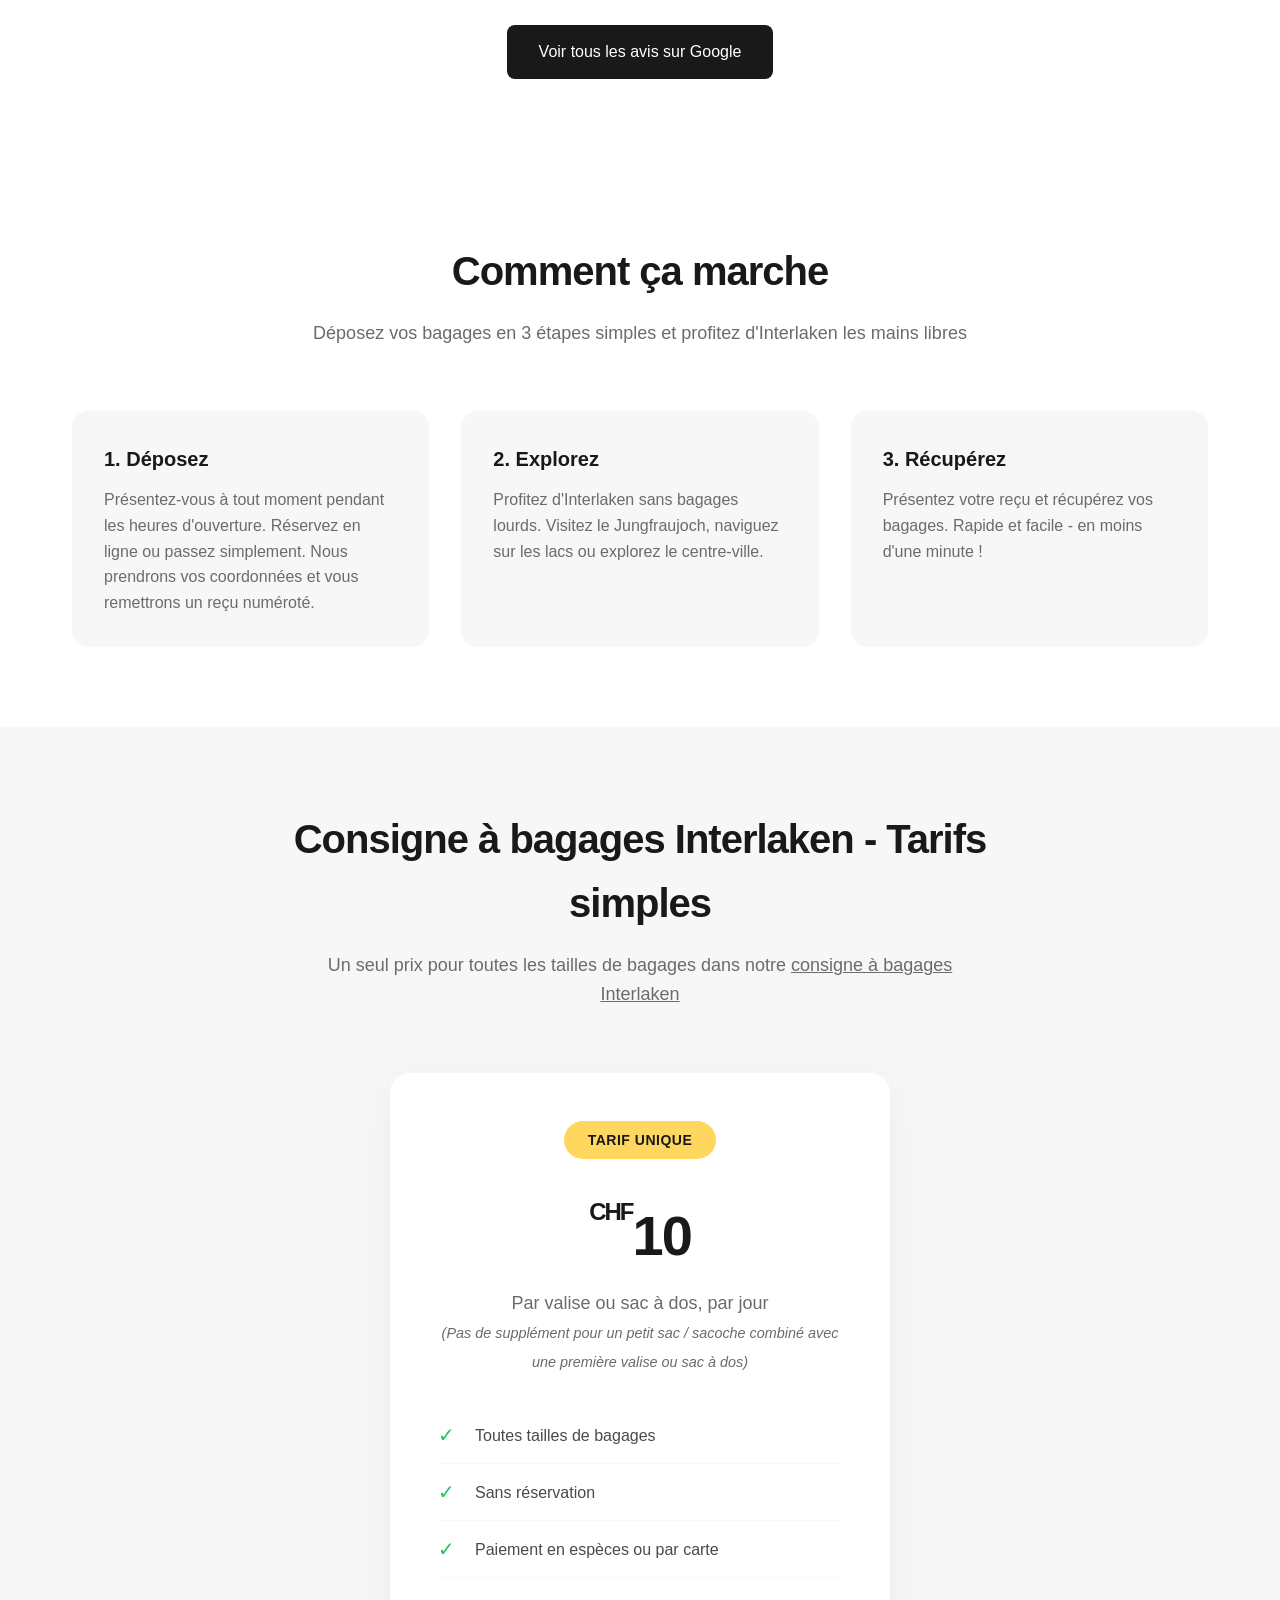
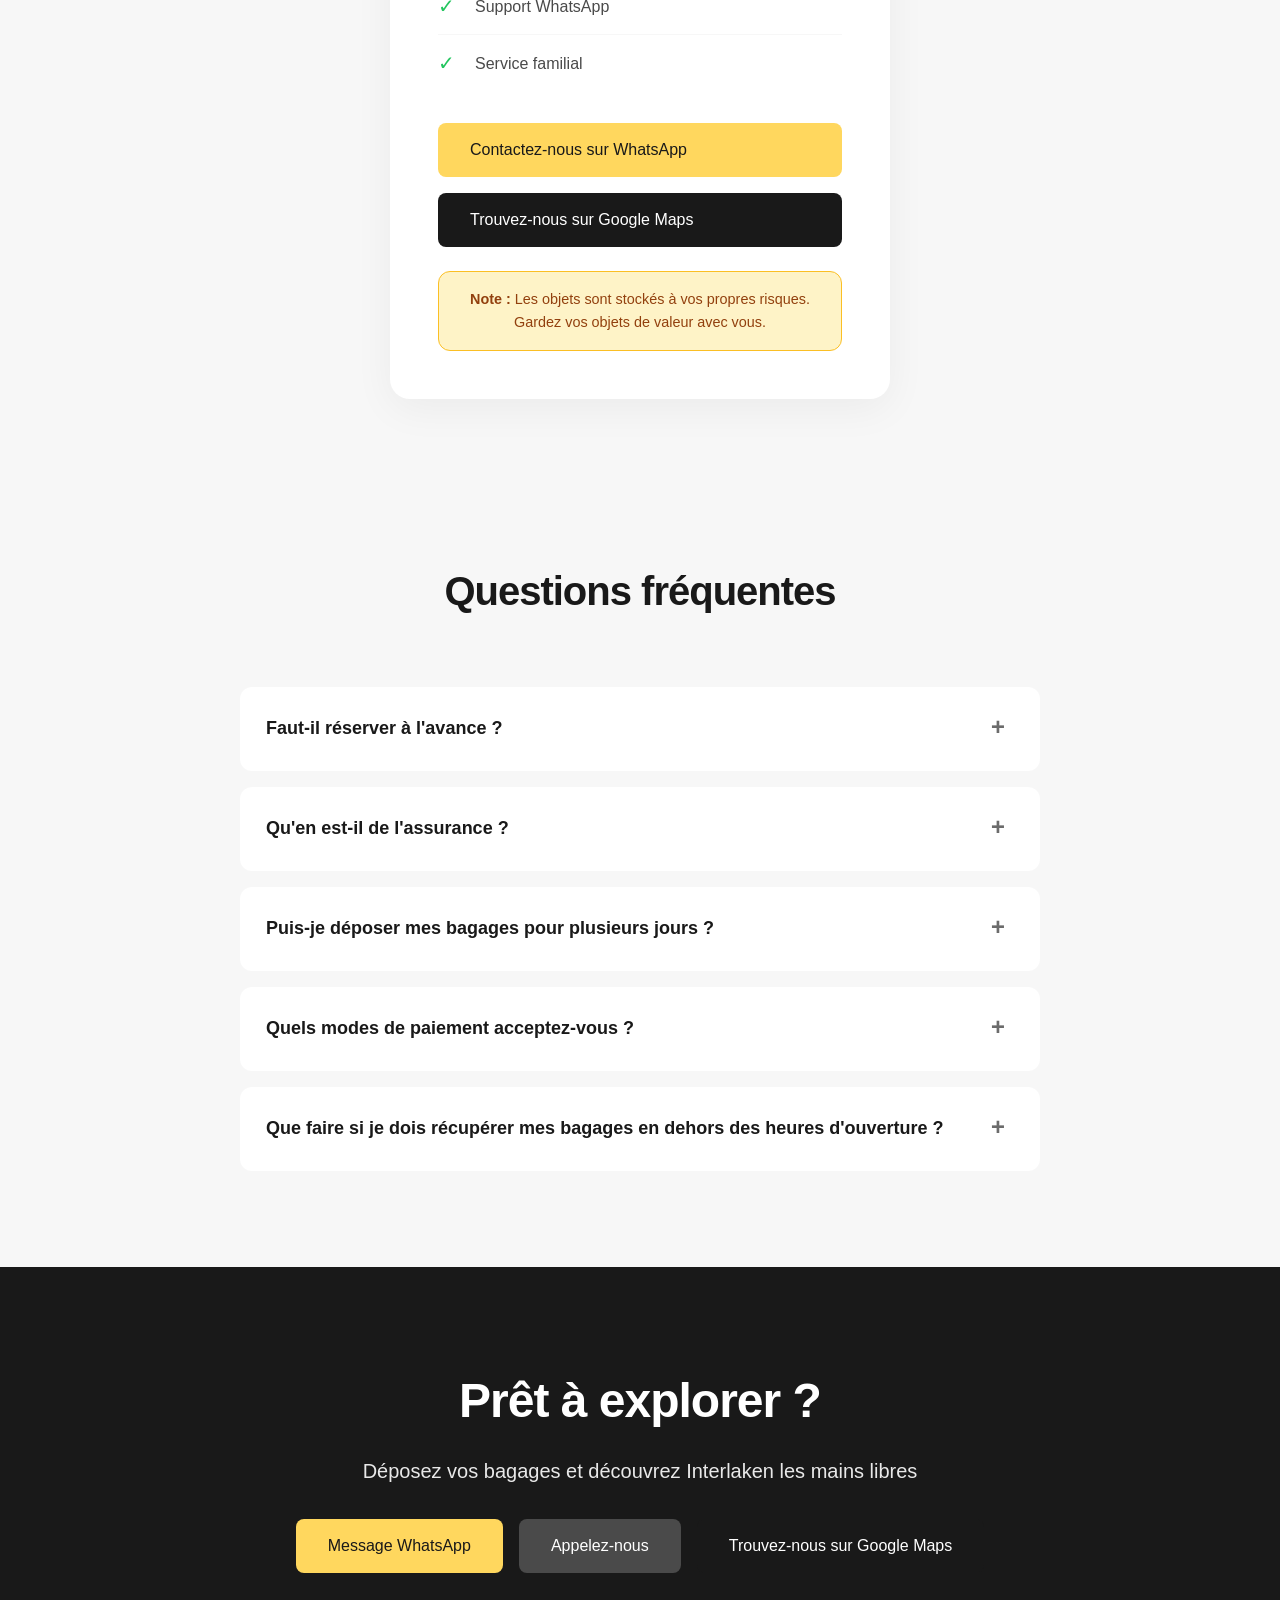
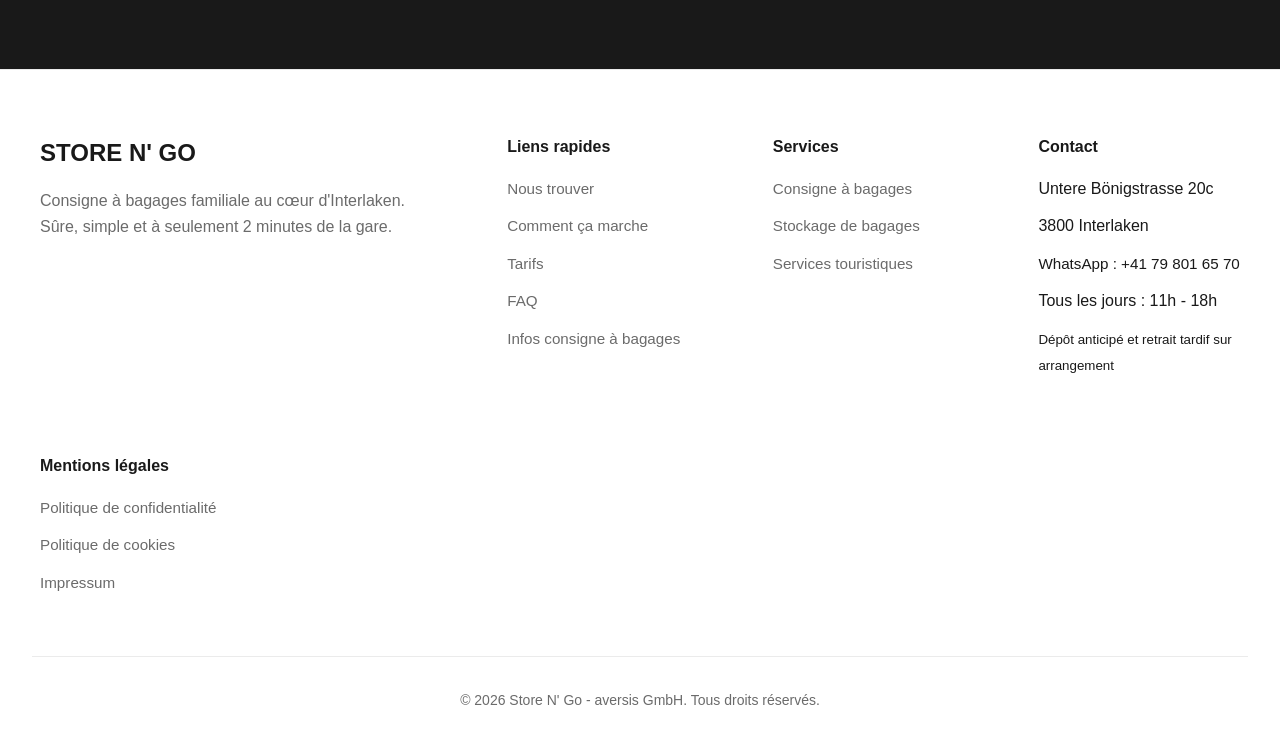
<file: fr/index.html>
<!DOCTYPE html>
<html lang="fr">
<head>
    <meta charset="UTF-8">
    <meta name="viewport" content="width=device-width, initial-scale=1.0, maximum-scale=5.0">
    <meta name="mobile-web-app-capable" content="yes">
    <meta name="apple-mobile-web-app-capable" content="yes">
    <title>Consigne à bagages Interlaken | Store N' Go - Dès CHF 10 Petits sacs gratuits | 2 min de la gare</title>
    <meta name="description" content="Consigne à bagages Interlaken - CHF 10/bagage. 2 min de la gare Interlaken Ost. Réservez en ligne ou passez simplement. Ouvert tous les jours 11h-18h. 5 étoiles. Entreprise familiale.">
    <meta name="keywords" content="consigne bagages interlaken, casiers bagages interlaken, stockage bagages interlaken">

    <!-- SEO Geographic Meta Tags -->
    <meta name="geo.region" content="CH-BE">
    <meta name="geo.placename" content="Interlaken">
    <meta name="geo.position" content="46.686312;7.863188">
    <meta name="ICBM" content="46.686312, 7.863188">

    <!-- Canonical Link -->
    <link rel="canonical" href="https://store-n-go.com/fr/">

    <!-- Hreflang Tags -->
    <link rel="alternate" hreflang="en" href="https://store-n-go.com/" />
    <link rel="alternate" hreflang="de" href="https://store-n-go.com/de/" />
    <link rel="alternate" hreflang="fr" href="https://store-n-go.com/fr/" />
    <link rel="alternate" hreflang="it" href="https://store-n-go.com/it/" />
    <link rel="alternate" hreflang="es" href="https://store-n-go.com/es/" />
    <link rel="alternate" hreflang="x-default" href="https://store-n-go.com/" />

    <!-- Google tag (gtag.js) -->
    <script async src="https://www.googletagmanager.com/gtag/js?id=AW-17403698472"></script>
    <script>
        window.dataLayer = window.dataLayer || [];
        function gtag(){dataLayer.push(arguments);}
        gtag('js', new Date());

        // Check cookie consent before initializing Google Analytics
        if (localStorage.getItem('cookieConsent') === 'accepted') {
            gtag('config', 'AW-17403698472');
        }
    </script>

    <!-- Favicon -->
    <link rel="icon" type="image/png" href="/favicon-96x96.png" sizes="96x96" />
    <link rel="icon" type="image/svg+xml" href="/favicon.svg" />
    <link rel="shortcut icon" href="/favicon.ico" />
    <link rel="apple-touch-icon" sizes="180x180" href="/apple-touch-icon.png" />
    <meta name="apple-mobile-web-app-title" content="Store N' Go" />
    <link rel="manifest" href="/site.webmanifest" />

    <!-- Open Graph Meta Tags -->
    <meta property="og:title" content="Consigne à bagages Interlaken | Store N' Go - Dès CHF 10 Petits sacs gratuits">
    <meta property="og:description" content="Consigne à bagages Interlaken à 2 min de la gare Interlaken Ost. CHF 10 par bagage + petits sacs gratuits. Entreprise familiale 5 étoiles.">
    <meta property="og:url" content="https://store-n-go.com/fr/">
    <meta property="og:type" content="website">
    <meta property="og:image" content="https://store-n-go.com/store-building.jpg">
    <meta property="og:locale" content="fr_FR">

    <!-- Twitter Card -->
    <meta name="twitter:card" content="summary_large_image">
    <meta name="twitter:title" content="Consigne à bagages Interlaken | Store N' Go">
    <meta name="twitter:description" content="CHF 10/bagage. 2 min de la gare Interlaken Ost. Réservez en ligne ou passez simplement. Ouvert tous les jours 11h-18h.">
    <meta name="twitter:image" content="https://store-n-go.com/store-building.jpg">

    <!-- Schema.org Structured Data -->
    <script type="application/ld+json">
    {
        "@context": "https://schema.org",
        "@type": "LocalBusiness",
        "name": "Store N' Go - Consigne à bagages Interlaken",
        "url": "https://store-n-go.com",
        "telephone": "+41798016570",
        "priceRange": "CHF 10",
        "currenciesAccepted": "CHF",
        "paymentAccepted": "Cash, Credit Card",
        "address": {
            "@type": "PostalAddress",
            "streetAddress": "Untere Bönigstrasse 20c",
            "addressLocality": "Interlaken",
            "postalCode": "3800",
            "addressCountry": "CH",
            "addressRegion": "Bern"
        },
        "geo": {
            "@type": "GeoCoordinates",
            "latitude": 46.686312,
            "longitude": 7.863188
        },
        "openingHoursSpecification": [{
            "@type": "OpeningHoursSpecification",
            "dayOfWeek": ["Monday", "Tuesday", "Wednesday", "Thursday", "Friday", "Saturday", "Sunday"],
            "opens": "11:00",
            "closes": "18:00"
        }],
        "aggregateRating": {
            "@type": "AggregateRating",
            "ratingValue": "5.0",
            "reviewCount": "43"
        },
        "description": "Consigne à bagages sécurisée à 2 minutes de la gare Interlaken Ost. CHF 10 par bagage. Dépôt anticipé et retrait tardif possibles sur arrangement.",
        "image": "https://store-n-go.com/store-building.jpg",
        "sameAs": [
            "https://wa.me/41798016570"
        ],
        "availableLanguage": ["en", "de", "fr", "it", "es"],
        "serviceArea": {
            "@type": "GeoCircle",
            "geoMidpoint": {
                "@type": "GeoCoordinates",
                "latitude": 46.686312,
                "longitude": 7.863188
            },
            "geoRadius": "10000"
        },
        "hasOfferCatalog": {
            "@type": "OfferCatalog",
            "name": "Services de consigne à bagages",
            "itemListElement": [{
                "@type": "Offer",
                "itemOffered": {
                    "@type": "Service",
                    "name": "Consigne à bagages",
                    "description": "Service de consigne à bagages sécurisé à la journée"
                },
                "price": "10",
                "priceCurrency": "CHF",
                "availability": "https://schema.org/InStock"
            }]
        }
    }
    </script>

    <!-- Additional Tourism Schema -->
    <script type="application/ld+json">
    {
        "@context": "https://schema.org",
        "@type": "TouristInformationCenter",
        "name": "Store N' Go Consigne à bagages Interlaken",
        "alternateName": ["StoreNGo", "Store'N'Go", "Store-N-Go", "Luggage Storage Interlaken"],
        "url": "https://store-n-go.com",
        "sameAs": [
            "https://wa.me/41798016570"
        ],
        "serves": {
            "@type": "City",
            "name": "Interlaken",
            "containedInPlace": {
                "@type": "Country",
                "name": "Switzerland"
            }
        },
        "keywords": "consigne bagages, stockage bagages, casiers bagages, services touristiques, Interlaken"
    }
    </script>

    <!-- FAQ Schema -->
    <script type="application/ld+json">
    {
        "@context": "https://schema.org",
        "@type": "FAQPage",
        "mainEntity": [
            {
                "@type": "Question",
                "name": "Faut-il réserver à l'avance pour la consigne à bagages à Interlaken ?",
                "acceptedAnswer": {
                    "@type": "Answer",
                    "text": "Aucune réservation nécessaire ! Présentez-vous simplement pendant nos heures d'ouverture (11h - 18h tous les jours). Nous avons toujours de la place."
                }
            },
            {
                "@type": "Question",
                "name": "Combien coûte la consigne à bagages à Interlaken ?",
                "acceptedAnswer": {
                    "@type": "Answer",
                    "text": "CHF 10 par valise ou sac à dos par jour. Les petits sacs déposés avec un bagage plus grand sont gratuits."
                }
            },
            {
                "@type": "Question",
                "name": "Puis-je déposer mes bagages pour plusieurs jours ?",
                "acceptedAnswer": {
                    "@type": "Answer",
                    "text": "Oui ! Le tarif est de CHF 10 par jour et par bagage. Pour les séjours plus longs, veuillez nous contacter via WhatsApp pour convenir des modalités."
                }
            },
            {
                "@type": "Question",
                "name": "Quels modes de paiement acceptez-vous ?",
                "acceptedAnswer": {
                    "@type": "Answer",
                    "text": "Nous acceptons les espèces (CHF) et les principales cartes de crédit/débit."
                }
            },
            {
                "@type": "Question",
                "name": "Que faire si je dois récupérer mes bagages en dehors des heures d'ouverture ?",
                "acceptedAnswer": {
                    "@type": "Answer",
                    "text": "Nous pouvons organiser un dépôt anticipé ou un retrait tardif sur arrangement spécial. Contactez-nous par WhatsApp au +41 79 801 65 70 pour coordonner."
                }
            }
        ]
    }
    </script>

    <!-- Stylesheet -->
    <link rel="stylesheet" href="/style.css">
</head>
<body>
    <!-- Cookie Banner -->
    <div class="cookie-banner" id="cookieBanner">
        <div class="cookie-banner-content">
            <div class="cookie-banner-text">
                <h4>Cookies et confidentialité</h4>
                <p>Nous utilisons des cookies pour améliorer votre expérience et analyser le trafic du site. Vous pouvez gérer vos préférences dans notre <a href="/privacy-policy.html">Politique de confidentialité</a> et <a href="/cookie-policy.html">Politique de cookies</a>.</p>
            </div>
            <div class="cookie-banner-buttons">
                <button class="cookie-btn cookie-btn-accept" onclick="acceptCookies()">Tout accepter</button>
                <button class="cookie-btn cookie-btn-decline" onclick="declineCookies()">Refuser</button>
            </div>
        </div>
    </div>

    <!-- Navigation -->
    <nav>
        <div class="nav-container">
            <a href="#" class="logo">STORE N' GO</a>
            <ul class="nav-links">
                <li><a href="#location">Nous trouver</a></li>
                <li><a href="#how">Comment ça marche</a></li>
                <li><a href="#pricing">Tarifs</a></li>
                <li><a href="#faq">FAQ</a></li>
                <li><a href="/fr/luggage-storage-interlaken.html">Infos service</a></li>
                <li><a href="https://wa.me/41798016570?text=Bonjour%2C%20je%20souhaite%20déposer%20mes%20bagages" class="nav-cta" target="_blank" rel="noopener">WhatsApp</a></li>
                <li class="language-switcher">
                    <a href="#" class="lang-toggle">FR ▼</a>
                    <div class="lang-dropdown">
                        <a href="/" class="lang-option">English</a>
                        <a href="/de/" class="lang-option">Deutsch</a>
                        <a href="/it/" class="lang-option">Italiano</a>
                        <a href="/fr/" class="lang-option active">Français</a>
                        <a href="/es/" class="lang-option">Español</a>
                    </div>
                </li>
            </ul>
            <button class="mobile-menu-btn">
                <span style="font-size: 1.5rem; line-height: 1;">☰</span>
            </button>
        </div>
    </nav>


    <!-- Hero Section -->
    <section class="hero">
        <div class="hero-content">
            <h1>Consigne à bagages <span>Interlaken</span></h1>
            <p class="hero-subtitle">
                La meilleure <strong>consigne à bagages Interlaken</strong> à seulement 2 minutes de la gare Interlaken Ost.<br>
                Tarif simple. Réservez en ligne ou passez simplement. <strong>Service de consigne familial</strong>.
            </p>
            <div style="background: var(--yellow); color: var(--dark); padding: 0.75rem 1.5rem; border-radius: 12px; margin-bottom: 2rem; font-weight: 600; display: inline-block;">
                Tous les jours 11h - 18h
            </div>
            <div class="hero-buttons">
                <a href="https://wa.me/41798016570?text=Bonjour%2C%20je%20souhaite%20déposer%20mes%20bagages" class="btn btn-primary" target="_blank" rel="noopener">
                    Message WhatsApp
                </a>
                <a href="#location" class="btn btn-secondary" style="background: var(--gray-dark);">
                    Nous trouver
                </a>
            </div>
        </div>
    </section>

    <!-- Quick Features -->
    <section class="features">
        <div class="features-grid">
            <div class="feature">
                <div class="feature-icon">
                    <span style="font-size: 1.8rem; line-height: 1;">🚶</span>
                </div>
                <h3>2 min à pied</h3>
                <p>Depuis Interlaken Ost</p>
            </div>
            <div class="feature">
                <div class="feature-icon">
                    <span style="font-size: 1.2rem; font-weight: 900; line-height: 1;">CHF</span>
                </div>
                <h3>CHF 10</h3>
                <p>Par bagage par jour<br><small style="color: var(--gray); font-size: 0.8rem;">(Petit sac combiné gratuit)</small></p>
            </div>
            <div class="feature">
                <div class="feature-icon">
                    <span style="font-size: 1.8rem; line-height: 1;">🕐</span>
                </div>
                <h3>11h - 18h</h3>
                <p>Dépôt anticipé &<br>retrait tardif<br><small style="color: var(--gray); font-size: 0.8rem;">sur arrangement</small></p>
            </div>
            <div class="feature">
                <div class="feature-icon">
                    <span style="font-size: 1.8rem; line-height: 1;">⭐</span>
                </div>
                <h3>Note de 5.0</h3>
                <p>40+ avis sur Google</p>
            </div>
        </div>
    </section>

    <!-- Location -->
    <section class="location" id="location">
        <div class="section-header">
            <h2>Consigne à bagages Interlaken - Nous trouver facilement</h2>
            <p>La meilleure <a href="#pricing" title="Tarifs consigne à bagages Interlaken" style="color: var(--gray); text-decoration: underline;">consigne à bagages abordable</a> à seulement 2 minutes de la gare Interlaken Ost</p>
        </div>

        <div class="location-content">
            <div class="map-container">
                <div class="map-placeholder">
                    <img src="/karte-storengo.png" alt="Plan consigne à bagages Interlaken - itinéraire à pied depuis la gare Interlaken Ost vers Store N Go - guide de 2 minutes pour les touristes" loading="lazy">
                </div>
                <p style="color: var(--gray); font-size: 0.9rem; margin-bottom: 1.5rem;">Suivez le chemin rouge depuis le parking de la gare</p>
                <a href="https://maps.app.goo.gl/u3aZMyUW5fThFyPS7" class="btn btn-primary" target="_blank" rel="noopener" style="display: inline-flex; align-items: center; gap: 0.5rem;">
                    <span style="font-size: 1.1rem;">🗺️</span>
                    Ouvrir dans Google Maps
                </a>
            </div>

            <div class="location-details">
                <h3>Visitez notre emplacement</h3>

                <div class="location-item">
                    <div class="location-icon">
                        <span style="font-size: 1.5rem;">📍</span>
                    </div>
                    <div class="location-text">
                        <h4>Adresse</h4>
                        <p>Untere Bönigstrasse 20c<br>3800 Interlaken, Suisse</p>
                    </div>
                </div>

                <div class="location-item">
                    <div class="location-icon">
                        <span style="font-size: 1.5rem;">🚶</span>
                    </div>
                    <div class="location-text">
                        <h4>Depuis Interlaken Ost</h4>
                        <p>2 min à pied - Sortez de la gare, dirigez-vous vers le parking, suivez Untere Bönigstrasse</p>
                    </div>
                </div>

                <div class="location-item">
                    <div class="location-icon">
                        <span style="font-size: 1.5rem;">🕐</span>
                    </div>
                    <div class="location-text">
                        <h4>Heures d'ouverture</h4>
                        <p>Tous les jours : 11h - 18h<br><small>Dépôt anticipé et retrait tardif sur arrangement</small></p>
                    </div>
                </div>

                <div class="location-item">
                    <div class="location-icon">
                        <span style="font-size: 1.5rem;">💬</span>
                    </div>
                    <div class="location-text">
                        <h4>Contact</h4>
                        <p>WhatsApp : <a href="https://wa.me/41798016570" style="color: var(--dark); font-weight: 500;">+41 79 801 65 70</a></p>
                    </div>
                </div>
            </div>
        </div>
    </section>

    <!-- Our Store -->
    <section class="store-section">
        <div class="store-container">
            <h3>La meilleure consigne à bagages Interlaken</h3>
            <p style="margin-bottom: 3rem;"><strong>Consigne à bagages familiale Interlaken</strong> idéalement située à quelques pas de la gare Interlaken Ost.</p>

            <div class="store-images-grid">
                <div class="store-image-item">
                    <img src="/store-building.jpg" alt="Bâtiment de la consigne à bagages Store N Go Interlaken - service professionnel de stockage de bagages près de la gare Interlaken Ost" class="store-image" loading="lazy">
                    <h4>Notre emplacement</h4>
                    <p>Facile à trouver, à seulement 2 minutes de la gare Interlaken Ost</p>
                </div>
                <div class="store-image-item">
                    <img src="/storage_inside.jpg" alt="Intérieur de la consigne à bagages Store N Go Interlaken - espace de stockage sécurisé et organisé" class="store-image" loading="lazy">
                    <h4>Notre installation</h4>
                    <p>Espace de stockage propre, organisé et sécurisé pour votre tranquillité d'esprit</p>
                </div>
            </div>
        </div>
    </section>

    <!-- Google Reviews -->
    <section class="reviews-section" id="reviews">
        <div class="section-header">
            <h2>Ce que disent nos clients</h2>
            <p>Noté 5 étoiles sur Google - la confiance des voyageurs du monde entier</p>
        </div>
        <!-- Elfsight Google Reviews Widget - replace WIDGET_ID with actual ID after setup -->
        <div class="elfsight-app-WIDGET_ID" data-elfsight-app-lazy></div>
        <div style="text-align: center; margin-top: 2rem;">
            <a href="https://maps.app.goo.gl/u3aZMyUW5fThFyPS7" class="btn btn-secondary" target="_blank" rel="noopener">
                Voir tous les avis sur Google
            </a>
        </div>
    </section>

    <!-- How it Works -->
    <section class="content-section" id="how">
        <div class="section-header">
            <h2>Comment ça marche</h2>
            <p>Déposez vos bagages en 3 étapes simples et profitez d'Interlaken les mains libres</p>
        </div>

        <div class="services-grid">
            <div class="service-card">
                <h3>1. Déposez</h3>
                <p>Présentez-vous à tout moment pendant les heures d'ouverture. Réservez en ligne ou passez simplement. Nous prendrons vos coordonnées et vous remettrons un reçu numéroté.</p>
            </div>
            <div class="service-card">
                <h3>2. Explorez</h3>
                <p>Profitez d'Interlaken sans bagages lourds. Visitez le Jungfraujoch, naviguez sur les lacs ou explorez le centre-ville.</p>
            </div>
            <div class="service-card">
                <h3>3. Récupérez</h3>
                <p>Présentez votre reçu et récupérez vos bagages. Rapide et facile - en moins d'une minute !</p>
            </div>
        </div>
    </section>

    <!-- Pricing -->
    <section class="pricing" id="pricing">
        <div class="section-header">
            <h2>Consigne à bagages Interlaken - Tarifs simples</h2>
            <p>Un seul prix pour toutes les tailles de bagages dans notre <a href="#location" title="Emplacement de la consigne près d'Interlaken Ost" style="color: var(--gray); text-decoration: underline;">consigne à bagages Interlaken</a></p>
        </div>

        <div class="pricing-container">
            <span class="price-tag">Tarif unique</span>
            <div class="price">
                <sup>CHF</sup>10
            </div>
            <p class="price-description">Par valise ou sac à dos, par jour<br>
            <small style="color: var(--gray); font-size: 0.9rem; font-style: italic;">(Pas de supplément pour un petit sac / sacoche combiné avec une première valise ou sac à dos)</small></p>

            <ul class="price-features">
                <li><span class="check">✓</span> Toutes tailles de bagages</li>
                <li><span class="check">✓</span> Sans réservation</li>
                <li><span class="check">✓</span> Paiement en espèces ou par carte</li>
                <li><span class="check">✓</span> Support WhatsApp</li>
                <li><span class="check">✓</span> Service familial</li>
            </ul>

            <div style="display: flex; gap: 1rem; flex-wrap: wrap;">
                <a href="https://wa.me/41798016570?text=Bonjour%2C%20je%20souhaite%20déposer%20mes%20bagages.%20Comment%20ça%20marche%20%3F" class="btn btn-primary" style="flex: 1; min-width: 200px;" target="_blank" rel="noopener">
                    Contactez-nous sur WhatsApp
                </a>
                <a href="https://maps.app.goo.gl/u3aZMyUW5fThFyPS7" class="btn btn-secondary" style="flex: 1; min-width: 200px;" target="_blank" rel="noopener">
                    Trouvez-nous sur Google Maps
                </a>
            </div>

            <div class="warning">
                <p><strong>Note :</strong> Les objets sont stockés à vos propres risques. Gardez vos objets de valeur avec vous.</p>
            </div>
        </div>
    </section>


    <!-- FAQ -->
    <section class="faq" id="faq">
        <div class="section-header">
            <h2>Questions fréquentes</h2>
        </div>

        <div class="faq-container">
            <div class="faq-item">
                <div class="faq-question">
                    <span>Faut-il réserver à l'avance ?</span>
                    <span class="faq-toggle">+</span>
                </div>
                <div class="faq-answer">
                    Aucune réservation nécessaire ! Présentez-vous simplement pendant nos heures d'ouverture (11h - 18h tous les jours). Nous avons toujours de la place.
                </div>
            </div>

            <div class="faq-item">
                <div class="faq-question">
                    <span>Qu'en est-il de l'assurance ?</span>
                    <span class="faq-toggle">+</span>
                </div>
                <div class="faq-answer">
                    Les objets sont stockés à vos propres risques. Bien que notre espace de stockage soit sécurisé, nous vous recommandons de garder vos objets de valeur, passeports et documents importants avec vous.
                </div>
            </div>

            <div class="faq-item">
                <div class="faq-question">
                    <span>Puis-je déposer mes bagages pour plusieurs jours ?</span>
                    <span class="faq-toggle">+</span>
                </div>
                <div class="faq-answer">
                    Oui ! Le tarif est de CHF 10 par jour et par bagage. Pour les séjours plus longs, veuillez nous contacter via WhatsApp pour convenir des modalités.
                </div>
            </div>

            <div class="faq-item">
                <div class="faq-question">
                    <span>Quels modes de paiement acceptez-vous ?</span>
                    <span class="faq-toggle">+</span>
                </div>
                <div class="faq-answer">
                    Nous acceptons les espèces (CHF) et les principales cartes de crédit/débit.
                </div>
            </div>

            <div class="faq-item">
                <div class="faq-question">
                    <span>Que faire si je dois récupérer mes bagages en dehors des heures d'ouverture ?</span>
                    <span class="faq-toggle">+</span>
                </div>
                <div class="faq-answer">
                    Nous pouvons organiser un dépôt anticipé ou un retrait tardif sur arrangement spécial. Contactez-nous par WhatsApp au <a href="https://wa.me/41798016570" style="color: var(--dark); font-weight: 500;">+41 79 801 65 70</a> pour coordonner.
                </div>
            </div>
        </div>
    </section>

    <!-- CTA -->
    <section class="cta">
        <h2>Prêt à explorer ?</h2>
        <p>Déposez vos bagages et découvrez Interlaken les mains libres</p>
        <div class="hero-buttons">
            <a href="https://wa.me/41798016570?text=Bonjour%2C%20je%20souhaite%20déposer%20mes%20bagages" class="btn btn-primary" target="_blank" rel="noopener">
                Message WhatsApp
            </a>
            <a href="tel:+41798016570" class="btn btn-secondary" style="background: var(--gray-dark);">
                Appelez-nous
            </a>
            <a href="https://maps.app.goo.gl/u3aZMyUW5fThFyPS7" class="btn btn-secondary" target="_blank" rel="noopener">
                Trouvez-nous sur Google Maps
            </a>
        </div>
    </section>

    <!-- Footer -->
    <footer>
        <div class="footer-content">
            <div class="footer-brand">
                <h3>STORE N' GO</h3>
                <p>Consigne à bagages familiale au cœur d'Interlaken. Sûre, simple et à seulement 2 minutes de la gare.</p>
            </div>

            <div class="footer-section">
                <h4>Liens rapides</h4>
                <ul>
                    <li><a href="#location" title="Trouver notre consigne à bagages">Nous trouver</a></li>
                    <li><a href="#how" title="Comment fonctionne la consigne">Comment ça marche</a></li>
                    <li><a href="#pricing" title="Tarifs consigne à bagages Interlaken">Tarifs</a></li>
                    <li><a href="#faq" title="Questions sur la consigne à bagages">FAQ</a></li>
                    <li><a href="/fr/luggage-storage-interlaken.html" title="Informations détaillées sur le service">Infos consigne à bagages</a></li>
                </ul>
            </div>

            <div class="footer-section">
                <h4>Services</h4>
                <ul>
                    <li><a href="#pricing" title="Tarifs consigne à bagages Interlaken">Consigne à bagages</a></li>
                    <li><a href="#location" title="Stockage de bagages près d'Interlaken Ost">Stockage de bagages</a></li>
                    <li><a href="#faq" title="Solutions bagages pour touristes">Services touristiques</a></li>
                </ul>
            </div>

            <div class="footer-section">
                <h4>Contact</h4>
                <ul>
                    <li>Untere Bönigstrasse 20c</li>
                    <li>3800 Interlaken</li>
                    <li><a href="https://wa.me/41798016570" style="color: var(--dark);">WhatsApp : +41 79 801 65 70</a></li>
                    <li>Tous les jours : 11h - 18h</li>
                    <li><small>Dépôt anticipé et retrait tardif sur arrangement</small></li>
                </ul>
            </div>

            <div class="footer-section">
                <h4>Mentions légales</h4>
                <ul>
                    <li><a href="/privacy-policy.html">Politique de confidentialité</a></li>
                    <li><a href="/cookie-policy.html">Politique de cookies</a></li>
                    <li><a href="/impressum.html">Impressum</a></li>
                </ul>
            </div>
        </div>

        <div class="footer-bottom">
            <p>© 2026 Store N' Go - aversis GmbH. Tous droits réservés.</p>
        </div>
    </footer>

    <!-- Floating Messenger Button -->
    <div class="messenger-fab" id="messengerFab">
        <button class="fab-toggle" onclick="toggleMessenger()" aria-label="Contactez-nous">
            <span>💬</span>
        </button>
        <div class="fab-options" id="fabOptions">
            <a href="https://wa.me/41798016570?text=Bonjour%2C%20j%27ai%20besoin%20d%27une%20consigne%20à%20bagages%20à%20Interlaken" class="fab-option whatsapp" target="_blank" rel="noopener">
                WhatsApp
            </a>
            <a href="tel:+41798016570" class="fab-option phone">
                Appelez-nous
            </a>
            <a href="sms:+41798016570" class="fab-option sms">
                SMS
            </a>
        </div>
    </div>

    <!-- Elfsight Platform Script - uncomment after creating widget -->
    <!-- <script src="https://static.elfsight.com/platform/platform.js" async></script> -->

    <script>
        // Cookie Banner Management
        function showCookieBanner() {
            const banner = document.getElementById('cookieBanner');
            const consent = localStorage.getItem('cookieConsent');

            if (!consent) {
                setTimeout(() => {
                    banner.classList.add('show');
                }, 1000);
            }
        }

        function acceptCookies() {
            localStorage.setItem('cookieConsent', 'accepted');
            hideCookieBanner();

            // Initialize Google Analytics
            if (typeof gtag !== 'undefined') {
                gtag('config', 'AW-17403698472');
            }
        }

        function declineCookies() {
            localStorage.setItem('cookieConsent', 'declined');
            hideCookieBanner();

            // Disable Google Analytics
            window['ga-disable-AW-17403698472'] = true;
        }

        function hideCookieBanner() {
            const banner = document.getElementById('cookieBanner');
            banner.classList.remove('show');
        }

        // Initialize cookie banner on page load
        document.addEventListener('DOMContentLoaded', function() {
            showCookieBanner();
        });

        // FAQ Toggle
        document.querySelectorAll('.faq-question').forEach(question => {
            question.addEventListener('click', () => {
                const item = question.parentElement;
                const wasActive = item.classList.contains('active');

                // Close all items
                document.querySelectorAll('.faq-item').forEach(faqItem => {
                    faqItem.classList.remove('active');
                });

                // Open clicked item if it wasn't active
                if (!wasActive) {
                    item.classList.add('active');
                }
            });
        });

        // Smooth scrolling
        document.querySelectorAll('a[href^="#"]').forEach(anchor => {
            anchor.addEventListener('click', function (e) {
                const href = this.getAttribute('href');
                if (href === '#') return;
                e.preventDefault();
                const target = document.querySelector(href);
                if (target) {
                    target.scrollIntoView({
                        behavior: 'smooth',
                        block: 'start'
                    });
                }
            });
        });

        // Mobile menu
        document.querySelector('.mobile-menu-btn').addEventListener('click', function() {
            const navLinks = document.querySelector('.nav-links');
            navLinks.classList.toggle('active');
        });

        // Logo click to top
        document.querySelector('.logo').addEventListener('click', function(e) {
            e.preventDefault();
            window.scrollTo({
                top: 0,
                behavior: 'smooth'
            });
        });

        // Messenger FAB toggle
        function toggleMessenger() {
            const options = document.getElementById('fabOptions');
            options.classList.toggle('show');
        }

        // Close FAB when clicking outside
        document.addEventListener('click', function(e) {
            const fab = document.getElementById('messengerFab');
            if (!fab.contains(e.target)) {
                document.getElementById('fabOptions').classList.remove('show');
            }
        });
    </script>
</body>
</html>
</file>
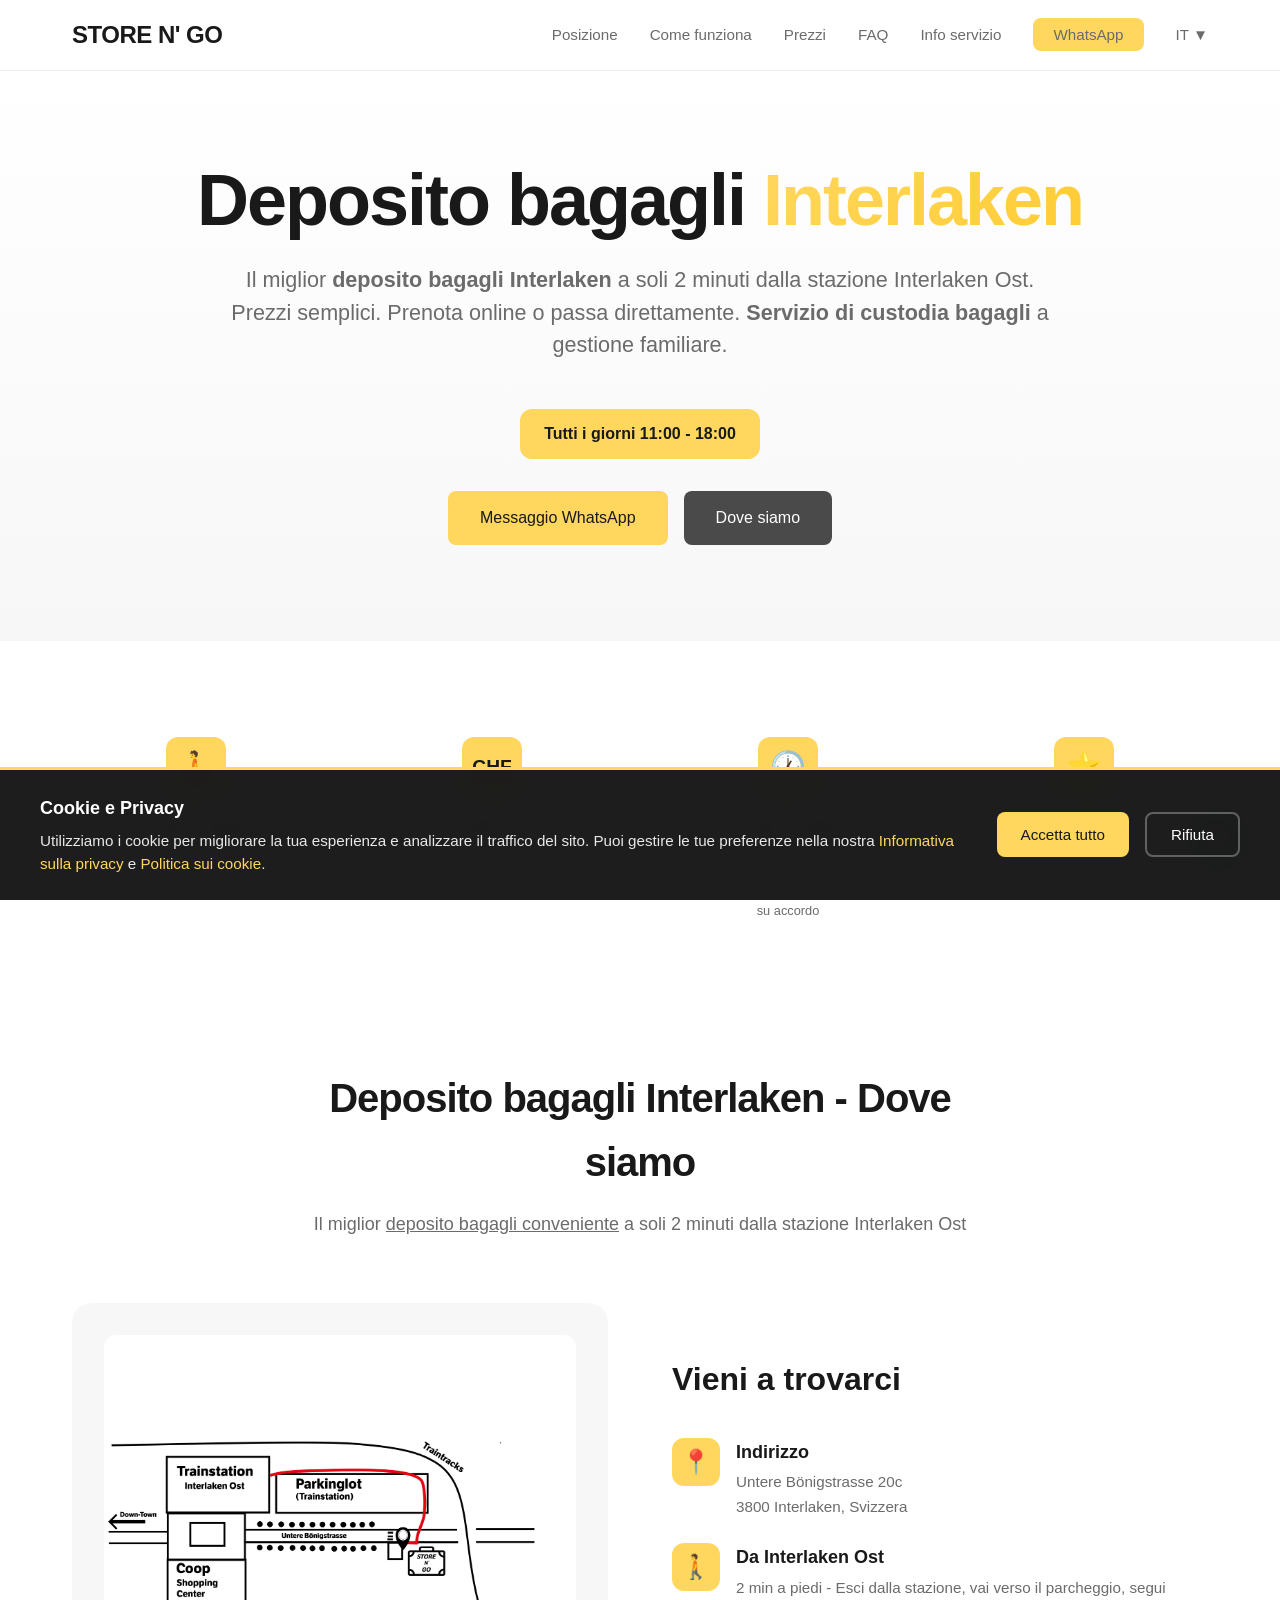
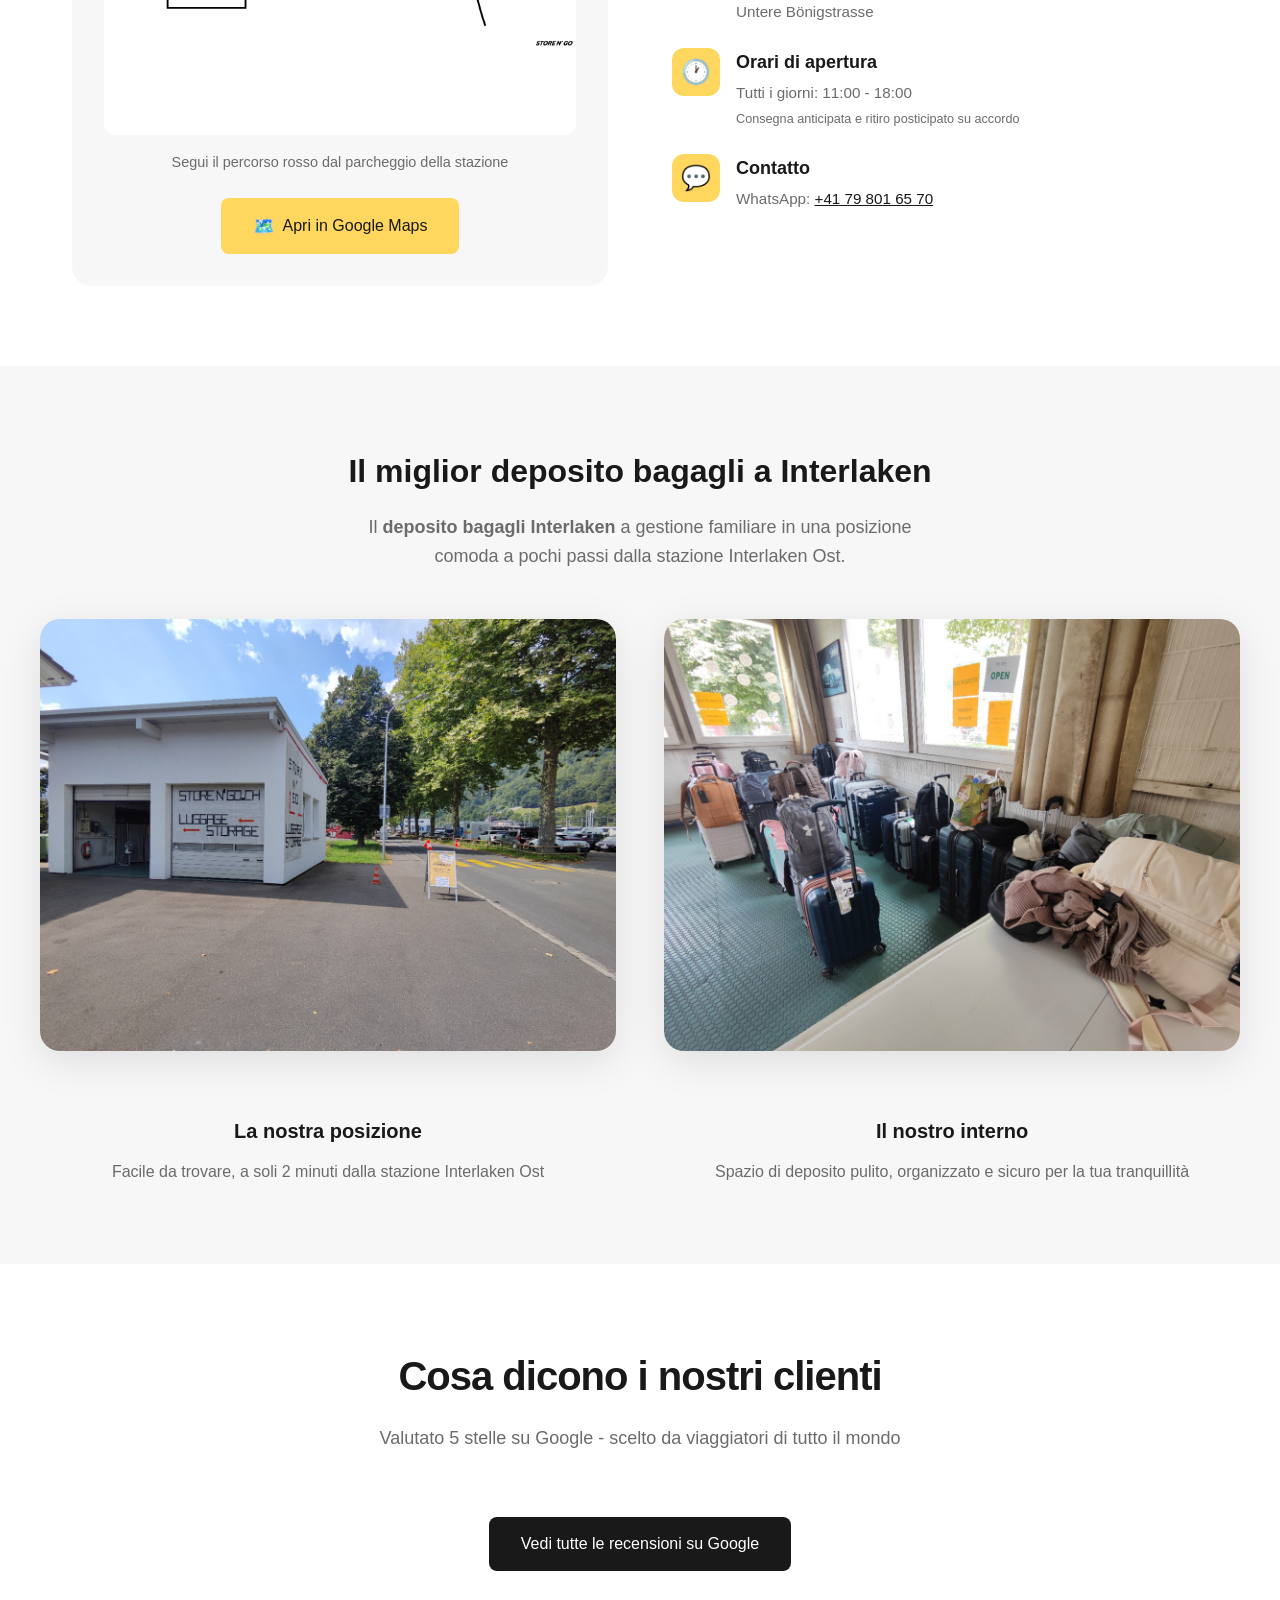
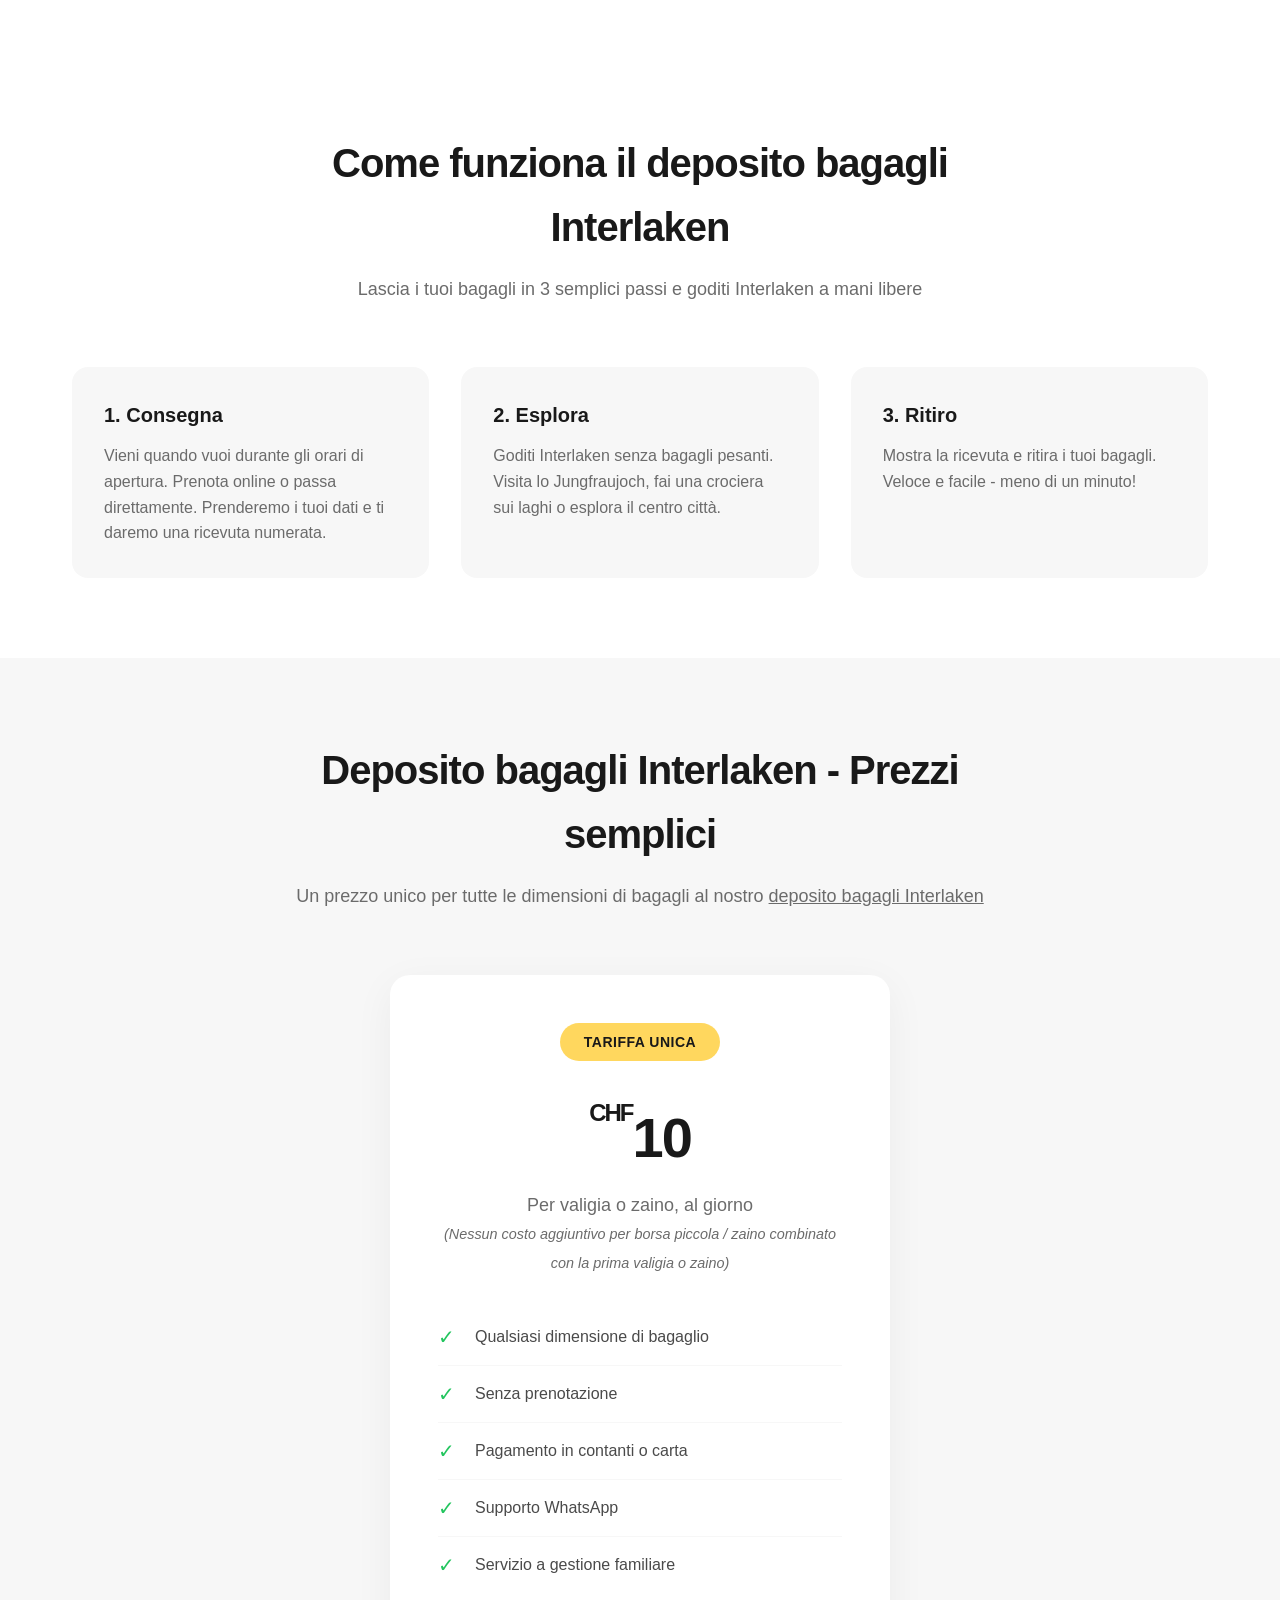
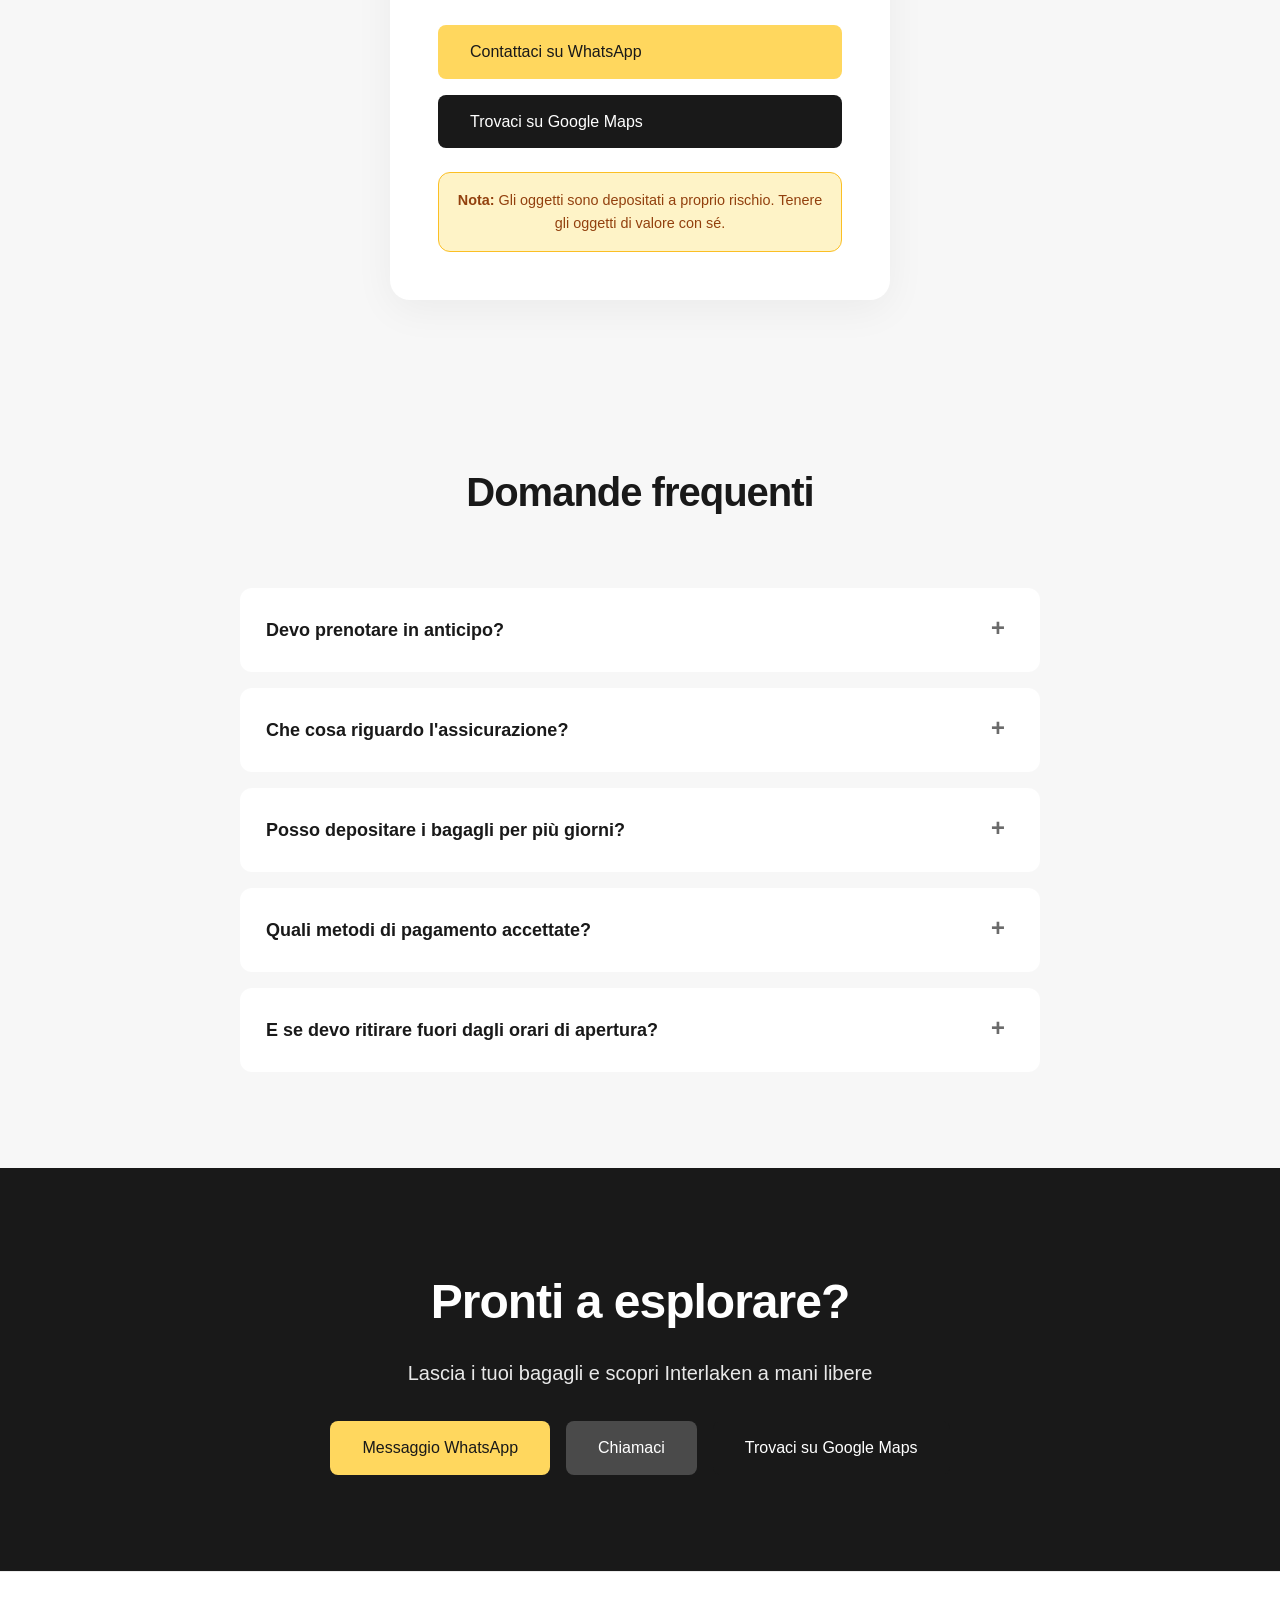
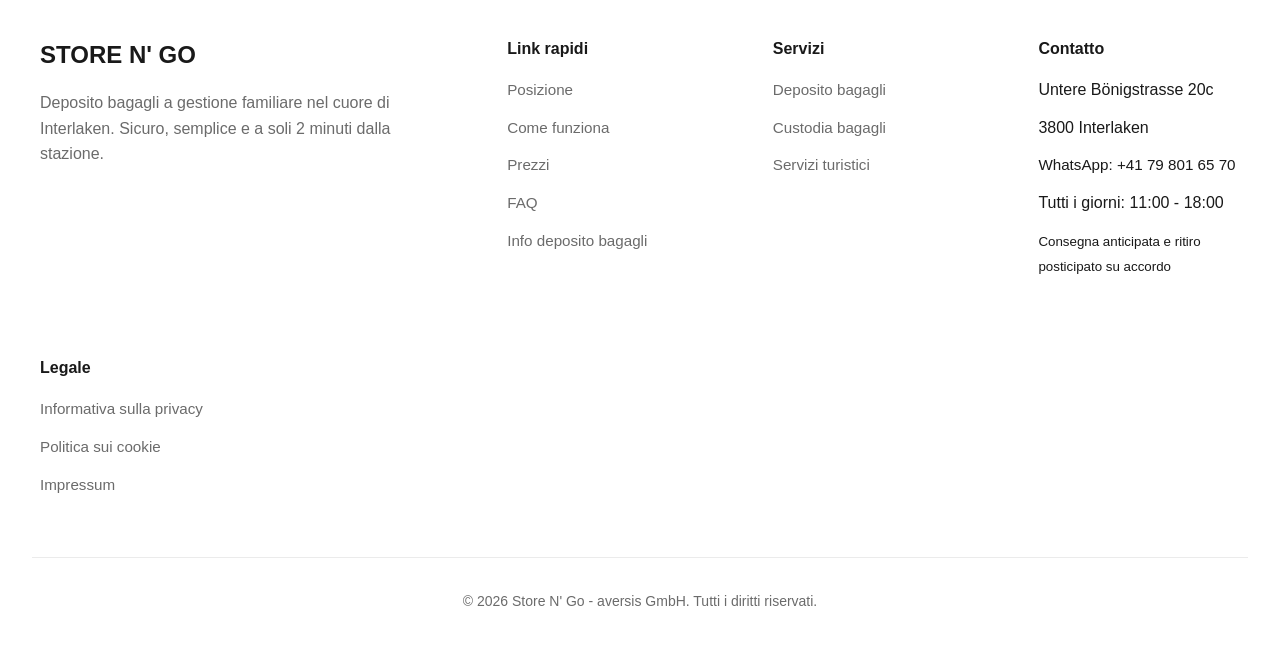
<file: it/index.html>
<!DOCTYPE html>
<html lang="it">
<head>
    <meta charset="UTF-8">
    <meta name="viewport" content="width=device-width, initial-scale=1.0, maximum-scale=5.0">
    <meta name="mobile-web-app-capable" content="yes">
    <meta name="apple-mobile-web-app-capable" content="yes">
    <title>Deposito bagagli Interlaken | Store N' Go - Da CHF 10 Borse piccole gratis | 2 min dalla stazione</title>
    <meta name="description" content="Deposito bagagli Interlaken - CHF 10/bagaglio. 2 min dalla stazione Interlaken Ost. Prenota online o passa direttamente. Aperto tutti i giorni 11-18. 5 stelle. Impresa familiare.">
    <meta name="keywords" content="deposito bagagli interlaken, custodia bagagli interlaken, armadietti bagagli interlaken">

    <!-- SEO Geographic Meta Tags -->
    <meta name="geo.region" content="CH-BE">
    <meta name="geo.placename" content="Interlaken">
    <meta name="geo.position" content="46.686312;7.863188">
    <meta name="ICBM" content="46.686312, 7.863188">

    <!-- Canonical Link -->
    <link rel="canonical" href="https://store-n-go.com/it/">

    <!-- Hreflang Tags -->
    <link rel="alternate" hreflang="en" href="https://store-n-go.com/" />
    <link rel="alternate" hreflang="de" href="https://store-n-go.com/de/" />
    <link rel="alternate" hreflang="fr" href="https://store-n-go.com/fr/" />
    <link rel="alternate" hreflang="it" href="https://store-n-go.com/it/" />
    <link rel="alternate" hreflang="es" href="https://store-n-go.com/es/" />
    <link rel="alternate" hreflang="x-default" href="https://store-n-go.com/" />

    <!-- Google tag (gtag.js) -->
    <script async src="https://www.googletagmanager.com/gtag/js?id=AW-17403698472"></script>
    <script>
        window.dataLayer = window.dataLayer || [];
        function gtag(){dataLayer.push(arguments);}
        gtag('js', new Date());

        // Check cookie consent before initializing Google Analytics
        if (localStorage.getItem('cookieConsent') === 'accepted') {
            gtag('config', 'AW-17403698472');
        }
    </script>

    <!-- Favicon -->
    <link rel="icon" type="image/png" href="/favicon-96x96.png" sizes="96x96" />
    <link rel="icon" type="image/svg+xml" href="/favicon.svg" />
    <link rel="shortcut icon" href="/favicon.ico" />
    <link rel="apple-touch-icon" sizes="180x180" href="/apple-touch-icon.png" />
    <meta name="apple-mobile-web-app-title" content="Store N' Go" />
    <link rel="manifest" href="/site.webmanifest" />

    <!-- Open Graph Meta Tags -->
    <meta property="og:title" content="Deposito bagagli Interlaken | Store N' Go - Da CHF 10 Borse piccole gratis">
    <meta property="og:description" content="Deposito bagagli Interlaken a soli 2 min dalla stazione Interlaken Ost. CHF 10 per bagaglio + borse piccole gratis. 5 stelle. Impresa familiare.">
    <meta property="og:url" content="https://store-n-go.com/it/">
    <meta property="og:type" content="website">
    <meta property="og:image" content="https://store-n-go.com/store-building.jpg">
    <meta property="og:locale" content="it_IT">

    <!-- Twitter Card -->
    <meta name="twitter:card" content="summary_large_image">
    <meta name="twitter:title" content="Deposito bagagli Interlaken | Store N' Go">
    <meta name="twitter:description" content="CHF 10/bagaglio. 2 min da Interlaken Ost. Prenota online o passa direttamente. Aperto tutti i giorni 11-18.">
    <meta name="twitter:image" content="https://store-n-go.com/store-building.jpg">

    <!-- Schema.org Structured Data -->
    <script type="application/ld+json">
    {
        "@context": "https://schema.org",
        "@type": "LocalBusiness",
        "name": "Store N' Go - Deposito bagagli Interlaken",
        "url": "https://store-n-go.com",
        "telephone": "+41798016570",
        "priceRange": "CHF 10",
        "currenciesAccepted": "CHF",
        "paymentAccepted": "Cash, Credit Card",
        "address": {
            "@type": "PostalAddress",
            "streetAddress": "Untere Bönigstrasse 20c",
            "addressLocality": "Interlaken",
            "postalCode": "3800",
            "addressCountry": "CH",
            "addressRegion": "Bern"
        },
        "geo": {
            "@type": "GeoCoordinates",
            "latitude": 46.686312,
            "longitude": 7.863188
        },
        "openingHoursSpecification": [{
            "@type": "OpeningHoursSpecification",
            "dayOfWeek": ["Monday", "Tuesday", "Wednesday", "Thursday", "Friday", "Saturday", "Sunday"],
            "opens": "11:00",
            "closes": "18:00"
        }],
        "aggregateRating": {
            "@type": "AggregateRating",
            "ratingValue": "5.0",
            "reviewCount": "43"
        },
        "description": "Deposito bagagli sicuro a soli 2 minuti dalla stazione di Interlaken Ost. CHF 10 per bagaglio. Consegna anticipata e ritiro posticipato possibili su accordo.",
        "image": "https://store-n-go.com/store-building.jpg",
        "sameAs": [
            "https://wa.me/41798016570"
        ],
        "availableLanguage": ["en", "de", "fr", "it", "es"],
        "serviceArea": {
            "@type": "GeoCircle",
            "geoMidpoint": {
                "@type": "GeoCoordinates",
                "latitude": 46.686312,
                "longitude": 7.863188
            },
            "geoRadius": "10000"
        },
        "hasOfferCatalog": {
            "@type": "OfferCatalog",
            "name": "Servizi di deposito bagagli",
            "itemListElement": [{
                "@type": "Offer",
                "itemOffered": {
                    "@type": "Service",
                    "name": "Deposito bagagli",
                    "description": "Servizio di deposito bagagli giornaliero sicuro"
                },
                "price": "10",
                "priceCurrency": "CHF",
                "availability": "https://schema.org/InStock"
            }]
        }
    }
    </script>

    <!-- Additional Tourism Schema -->
    <script type="application/ld+json">
    {
        "@context": "https://schema.org",
        "@type": "TouristInformationCenter",
        "name": "Store N' Go Deposito bagagli Interlaken",
        "alternateName": ["StoreNGo", "Store'N'Go", "Store-N-Go", "Deposito bagagli Interlaken"],
        "url": "https://store-n-go.com",
        "sameAs": [
            "https://wa.me/41798016570"
        ],
        "serves": {
            "@type": "City",
            "name": "Interlaken",
            "containedInPlace": {
                "@type": "Country",
                "name": "Switzerland"
            }
        },
        "keywords": "deposito bagagli, custodia bagagli, armadietti bagagli, servizi turistici, Interlaken"
    }
    </script>

    <!-- FAQ Schema -->
    <script type="application/ld+json">
    {
        "@context": "https://schema.org",
        "@type": "FAQPage",
        "mainEntity": [
            {
                "@type": "Question",
                "name": "Devo prenotare in anticipo per il deposito bagagli a Interlaken?",
                "acceptedAnswer": {
                    "@type": "Answer",
                    "text": "Non serve prenotare! Basta venire durante gli orari di apertura (11:00 - 18:00 tutti i giorni). Abbiamo sempre spazio disponibile."
                }
            },
            {
                "@type": "Question",
                "name": "Quanto costa il deposito bagagli a Interlaken?",
                "acceptedAnswer": {
                    "@type": "Answer",
                    "text": "CHF 10 per valigia o zaino al giorno. Le borse piccole depositate insieme a un bagaglio più grande sono gratuite."
                }
            },
            {
                "@type": "Question",
                "name": "Posso depositare i bagagli per più giorni?",
                "acceptedAnswer": {
                    "@type": "Answer",
                    "text": "Sì! La tariffa è di CHF 10 al giorno per articolo. Per soggiorni più lunghi, contattateci tramite WhatsApp per discutere le modalità."
                }
            },
            {
                "@type": "Question",
                "name": "Quali metodi di pagamento accettate?",
                "acceptedAnswer": {
                    "@type": "Answer",
                    "text": "Accettiamo contanti (CHF) e le principali carte di credito/debito."
                }
            },
            {
                "@type": "Question",
                "name": "E se devo ritirare i bagagli fuori dagli orari di apertura?",
                "acceptedAnswer": {
                    "@type": "Answer",
                    "text": "Possiamo organizzare consegne anticipate o ritiri posticipati su accordo. Scrivici su WhatsApp al +41 79 801 65 70 per coordinare."
                }
            }
        ]
    }
    </script>

    <!-- Stylesheet -->
    <link rel="stylesheet" href="/style.css">
</head>
<body>
    <!-- Cookie Banner -->
    <div class="cookie-banner" id="cookieBanner">
        <div class="cookie-banner-content">
            <div class="cookie-banner-text">
                <h4>Cookie e Privacy</h4>
                <p>Utilizziamo i cookie per migliorare la tua esperienza e analizzare il traffico del sito. Puoi gestire le tue preferenze nella nostra <a href="/privacy-policy.html">Informativa sulla privacy</a> e <a href="/cookie-policy.html">Politica sui cookie</a>.</p>
            </div>
            <div class="cookie-banner-buttons">
                <button class="cookie-btn cookie-btn-accept" onclick="acceptCookies()">Accetta tutto</button>
                <button class="cookie-btn cookie-btn-decline" onclick="declineCookies()">Rifiuta</button>
            </div>
        </div>
    </div>

    <!-- Navigation -->
    <nav>
        <div class="nav-container">
            <a href="#" class="logo">STORE N' GO</a>
            <ul class="nav-links">
                <li><a href="#location">Posizione</a></li>
                <li><a href="#how">Come funziona</a></li>
                <li><a href="#pricing">Prezzi</a></li>
                <li><a href="#faq">FAQ</a></li>
                <li><a href="/it/luggage-storage-interlaken.html">Info servizio</a></li>
                <li><a href="https://wa.me/41798016570?text=Ciao%2C%20vorrei%20depositare%20i%20miei%20bagagli" class="nav-cta" target="_blank" rel="noopener">WhatsApp</a></li>
                <li class="language-switcher">
                    <a href="#" class="lang-toggle">IT ▼</a>
                    <div class="lang-dropdown">
                        <a href="/" class="lang-option">English</a>
                        <a href="/de/" class="lang-option">Deutsch</a>
                        <a href="/it/" class="lang-option active">Italiano</a>
                        <a href="/fr/" class="lang-option">Français</a>
                        <a href="/es/" class="lang-option">Español</a>
                    </div>
                </li>
            </ul>
            <button class="mobile-menu-btn">
                <span style="font-size: 1.5rem; line-height: 1;">☰</span>
            </button>
        </div>
    </nav>


    <!-- Hero Section -->
    <section class="hero">
        <div class="hero-content">
            <h1>Deposito bagagli <span>Interlaken</span></h1>
            <p class="hero-subtitle">
                Il miglior <strong>deposito bagagli Interlaken</strong> a soli 2 minuti dalla stazione Interlaken Ost.<br>
                Prezzi semplici. Prenota online o passa direttamente. <strong>Servizio di custodia bagagli</strong> a gestione familiare.
            </p>
            <div style="background: var(--yellow); color: var(--dark); padding: 0.75rem 1.5rem; border-radius: 12px; margin-bottom: 2rem; font-weight: 600; display: inline-block;">
                Tutti i giorni 11:00 - 18:00
            </div>
            <div class="hero-buttons">
                <a href="https://wa.me/41798016570?text=Ciao%2C%20vorrei%20depositare%20i%20miei%20bagagli" class="btn btn-primary" target="_blank" rel="noopener">
                    Messaggio WhatsApp
                </a>
                <a href="#location" class="btn btn-secondary" style="background: var(--gray-dark);">
                    Dove siamo
                </a>
            </div>
        </div>
    </section>

    <!-- Quick Features -->
    <section class="features">
        <div class="features-grid">
            <div class="feature">
                <div class="feature-icon">
                    <span style="font-size: 1.8rem; line-height: 1;">🚶</span>
                </div>
                <h3>2 min a piedi</h3>
                <p>Da Interlaken Ost</p>
            </div>
            <div class="feature">
                <div class="feature-icon">
                    <span style="font-size: 1.2rem; font-weight: 900; line-height: 1;">CHF</span>
                </div>
                <h3>CHF 10</h3>
                <p>Per bagaglio al giorno<br><small style="color: var(--gray); font-size: 0.8rem;">(Borsa piccola combinata gratis)</small></p>
            </div>
            <div class="feature">
                <div class="feature-icon">
                    <span style="font-size: 1.8rem; line-height: 1;">🕐</span>
                </div>
                <h3>11:00 - 18:00</h3>
                <p>Consegna anticipata e<br>ritiro posticipato<br><small style="color: var(--gray); font-size: 0.8rem;">su accordo</small></p>
            </div>
            <div class="feature">
                <div class="feature-icon">
                    <span style="font-size: 1.8rem; line-height: 1;">⭐</span>
                </div>
                <h3>5.0 stelle</h3>
                <p>40+ recensioni su Google</p>
            </div>
        </div>
    </section>

    <!-- Location -->
    <section class="location" id="location">
        <div class="section-header">
            <h2>Deposito bagagli Interlaken - Dove siamo</h2>
            <p>Il miglior <a href="#pricing" title="Prezzi deposito bagagli Interlaken" style="color: var(--gray); text-decoration: underline;">deposito bagagli conveniente</a> a soli 2 minuti dalla stazione Interlaken Ost</p>
        </div>

        <div class="location-content">
            <div class="map-container">
                <div class="map-placeholder">
                    <img src="/karte-storengo.png" alt="Mappa deposito bagagli Interlaken - indicazioni a piedi dalla stazione Interlaken Ost a Store N Go - percorso di 2 minuti per turisti" loading="lazy">
                </div>
                <p style="color: var(--gray); font-size: 0.9rem; margin-bottom: 1.5rem;">Segui il percorso rosso dal parcheggio della stazione</p>
                <a href="https://maps.app.goo.gl/u3aZMyUW5fThFyPS7" class="btn btn-primary" target="_blank" rel="noopener" style="display: inline-flex; align-items: center; gap: 0.5rem;">
                    <span style="font-size: 1.1rem;">🗺️</span>
                    Apri in Google Maps
                </a>
            </div>

            <div class="location-details">
                <h3>Vieni a trovarci</h3>

                <div class="location-item">
                    <div class="location-icon">
                        <span style="font-size: 1.5rem;">📍</span>
                    </div>
                    <div class="location-text">
                        <h4>Indirizzo</h4>
                        <p>Untere Bönigstrasse 20c<br>3800 Interlaken, Svizzera</p>
                    </div>
                </div>

                <div class="location-item">
                    <div class="location-icon">
                        <span style="font-size: 1.5rem;">🚶</span>
                    </div>
                    <div class="location-text">
                        <h4>Da Interlaken Ost</h4>
                        <p>2 min a piedi - Esci dalla stazione, vai verso il parcheggio, segui Untere Bönigstrasse</p>
                    </div>
                </div>

                <div class="location-item">
                    <div class="location-icon">
                        <span style="font-size: 1.5rem;">🕐</span>
                    </div>
                    <div class="location-text">
                        <h4>Orari di apertura</h4>
                        <p>Tutti i giorni: 11:00 - 18:00<br><small>Consegna anticipata e ritiro posticipato su accordo</small></p>
                    </div>
                </div>

                <div class="location-item">
                    <div class="location-icon">
                        <span style="font-size: 1.5rem;">💬</span>
                    </div>
                    <div class="location-text">
                        <h4>Contatto</h4>
                        <p>WhatsApp: <a href="https://wa.me/41798016570" style="color: var(--dark); font-weight: 500;">+41 79 801 65 70</a></p>
                    </div>
                </div>
            </div>
        </div>
    </section>

    <!-- Our Store -->
    <section class="store-section">
        <div class="store-container">
            <h3>Il miglior deposito bagagli a Interlaken</h3>
            <p style="margin-bottom: 3rem;">Il <strong>deposito bagagli Interlaken</strong> a gestione familiare in una posizione comoda a pochi passi dalla stazione Interlaken Ost.</p>

            <div class="store-images-grid">
                <div class="store-image-item">
                    <img src="/store-building.jpg" alt="Edificio Store N Go deposito bagagli Interlaken - servizio professionale di custodia bagagli vicino alla stazione Interlaken Ost" class="store-image" loading="lazy">
                    <h4>La nostra posizione</h4>
                    <p>Facile da trovare, a soli 2 minuti dalla stazione Interlaken Ost</p>
                </div>
                <div class="store-image-item">
                    <img src="/storage_inside.jpg" alt="Interno del deposito bagagli Store N Go Interlaken - area di deposito sicura e organizzata con gestione professionale dei bagagli" class="store-image" loading="lazy">
                    <h4>Il nostro interno</h4>
                    <p>Spazio di deposito pulito, organizzato e sicuro per la tua tranquillità</p>
                </div>
            </div>
        </div>
    </section>

    <!-- Google Reviews -->
    <section class="reviews-section" id="reviews">
        <div class="section-header">
            <h2>Cosa dicono i nostri clienti</h2>
            <p>Valutato 5 stelle su Google - scelto da viaggiatori di tutto il mondo</p>
        </div>
        <!-- Elfsight Google Reviews Widget - replace WIDGET_ID with actual ID after setup -->
        <div class="elfsight-app-WIDGET_ID" data-elfsight-app-lazy></div>
        <div style="text-align: center; margin-top: 2rem;">
            <a href="https://maps.app.goo.gl/u3aZMyUW5fThFyPS7" class="btn btn-secondary" target="_blank" rel="noopener">
                Vedi tutte le recensioni su Google
            </a>
        </div>
    </section>

    <!-- How it Works -->
    <section class="content-section" id="how">
        <div class="section-header">
            <h2>Come funziona il deposito bagagli Interlaken</h2>
            <p>Lascia i tuoi bagagli in 3 semplici passi e goditi Interlaken a mani libere</p>
        </div>

        <div class="services-grid">
            <div class="service-card">
                <h3>1. Consegna</h3>
                <p>Vieni quando vuoi durante gli orari di apertura. Prenota online o passa direttamente. Prenderemo i tuoi dati e ti daremo una ricevuta numerata.</p>
            </div>
            <div class="service-card">
                <h3>2. Esplora</h3>
                <p>Goditi Interlaken senza bagagli pesanti. Visita lo Jungfraujoch, fai una crociera sui laghi o esplora il centro città.</p>
            </div>
            <div class="service-card">
                <h3>3. Ritiro</h3>
                <p>Mostra la ricevuta e ritira i tuoi bagagli. Veloce e facile - meno di un minuto!</p>
            </div>
        </div>
    </section>

    <!-- Pricing -->
    <section class="pricing" id="pricing">
        <div class="section-header">
            <h2>Deposito bagagli Interlaken - Prezzi semplici</h2>
            <p>Un prezzo unico per tutte le dimensioni di bagagli al nostro <a href="#location" title="Posizione deposito bagagli vicino a Interlaken Ost" style="color: var(--gray); text-decoration: underline;">deposito bagagli Interlaken</a></p>
        </div>

        <div class="pricing-container">
            <span class="price-tag">Tariffa unica</span>
            <div class="price">
                <sup>CHF</sup>10
            </div>
            <p class="price-description">Per valigia o zaino, al giorno<br>
            <small style="color: var(--gray); font-size: 0.9rem; font-style: italic;">(Nessun costo aggiuntivo per borsa piccola / zaino combinato con la prima valigia o zaino)</small></p>

            <ul class="price-features">
                <li><span class="check">✓</span> Qualsiasi dimensione di bagaglio</li>
                <li><span class="check">✓</span> Senza prenotazione</li>
                <li><span class="check">✓</span> Pagamento in contanti o carta</li>
                <li><span class="check">✓</span> Supporto WhatsApp</li>
                <li><span class="check">✓</span> Servizio a gestione familiare</li>
            </ul>

            <div style="display: flex; gap: 1rem; flex-wrap: wrap;">
                <a href="https://wa.me/41798016570?text=Ciao%2C%20vorrei%20depositare%20i%20miei%20bagagli.%20Come%20funziona%3F" class="btn btn-primary" style="flex: 1; min-width: 200px;" target="_blank" rel="noopener">
                    Contattaci su WhatsApp
                </a>
                <a href="https://maps.app.goo.gl/u3aZMyUW5fThFyPS7" class="btn btn-secondary" style="flex: 1; min-width: 200px;" target="_blank" rel="noopener">
                    Trovaci su Google Maps
                </a>
            </div>

            <div class="warning">
                <p><strong>Nota:</strong> Gli oggetti sono depositati a proprio rischio. Tenere gli oggetti di valore con sé.</p>
            </div>
        </div>
    </section>


    <!-- FAQ -->
    <section class="faq" id="faq">
        <div class="section-header">
            <h2>Domande frequenti</h2>
        </div>

        <div class="faq-container">
            <div class="faq-item">
                <div class="faq-question">
                    <span>Devo prenotare in anticipo?</span>
                    <span class="faq-toggle">+</span>
                </div>
                <div class="faq-answer">
                    Non serve prenotare! Basta venire durante gli orari di apertura (11:00 - 18:00 tutti i giorni). Abbiamo sempre spazio disponibile.
                </div>
            </div>

            <div class="faq-item">
                <div class="faq-question">
                    <span>Che cosa riguardo l'assicurazione?</span>
                    <span class="faq-toggle">+</span>
                </div>
                <div class="faq-answer">
                    Gli oggetti sono depositati a proprio rischio. Sebbene la nostra area di deposito sia sicura, consigliamo di tenere con sé oggetti di valore, passaporti e documenti importanti.
                </div>
            </div>

            <div class="faq-item">
                <div class="faq-question">
                    <span>Posso depositare i bagagli per più giorni?</span>
                    <span class="faq-toggle">+</span>
                </div>
                <div class="faq-answer">
                    Sì! La tariffa è di CHF 10 al giorno per articolo. Per soggiorni più lunghi, contattateci tramite WhatsApp per discutere le modalità.
                </div>
            </div>

            <div class="faq-item">
                <div class="faq-question">
                    <span>Quali metodi di pagamento accettate?</span>
                    <span class="faq-toggle">+</span>
                </div>
                <div class="faq-answer">
                    Accettiamo contanti (CHF) e le principali carte di credito/debito.
                </div>
            </div>

            <div class="faq-item">
                <div class="faq-question">
                    <span>E se devo ritirare fuori dagli orari di apertura?</span>
                    <span class="faq-toggle">+</span>
                </div>
                <div class="faq-answer">
                    Possiamo organizzare consegne anticipate o ritiri posticipati su accordo. Scrivici su WhatsApp al <a href="https://wa.me/41798016570" style="color: var(--dark); font-weight: 500;">+41 79 801 65 70</a> per coordinare.
                </div>
            </div>
        </div>
    </section>

    <!-- CTA -->
    <section class="cta">
        <h2>Pronti a esplorare?</h2>
        <p>Lascia i tuoi bagagli e scopri Interlaken a mani libere</p>
        <div class="hero-buttons">
            <a href="https://wa.me/41798016570?text=Ciao%2C%20vorrei%20depositare%20i%20miei%20bagagli" class="btn btn-primary" target="_blank" rel="noopener">
                Messaggio WhatsApp
            </a>
            <a href="tel:+41798016570" class="btn btn-secondary" style="background: var(--gray-dark);">
                Chiamaci
            </a>
            <a href="https://maps.app.goo.gl/u3aZMyUW5fThFyPS7" class="btn btn-secondary" target="_blank" rel="noopener">
                Trovaci su Google Maps
            </a>
        </div>
    </section>

    <!-- Footer -->
    <footer>
        <div class="footer-content">
            <div class="footer-brand">
                <h3>STORE N' GO</h3>
                <p>Deposito bagagli a gestione familiare nel cuore di Interlaken. Sicuro, semplice e a soli 2 minuti dalla stazione.</p>
            </div>

            <div class="footer-section">
                <h4>Link rapidi</h4>
                <ul>
                    <li><a href="#location" title="Trova il nostro deposito bagagli">Posizione</a></li>
                    <li><a href="#how" title="Come funziona il deposito bagagli">Come funziona</a></li>
                    <li><a href="#pricing" title="Prezzi deposito bagagli Interlaken">Prezzi</a></li>
                    <li><a href="#faq" title="Domande sul deposito bagagli">FAQ</a></li>
                    <li><a href="/it/luggage-storage-interlaken.html" title="Informazioni dettagliate sul servizio">Info deposito bagagli</a></li>
                </ul>
            </div>

            <div class="footer-section">
                <h4>Servizi</h4>
                <ul>
                    <li><a href="#pricing" title="Prezzi deposito bagagli Interlaken">Deposito bagagli</a></li>
                    <li><a href="#location" title="Custodia bagagli vicino a Interlaken Ost">Custodia bagagli</a></li>
                    <li><a href="#faq" title="Soluzioni per bagagli turistici">Servizi turistici</a></li>
                </ul>
            </div>

            <div class="footer-section">
                <h4>Contatto</h4>
                <ul>
                    <li>Untere Bönigstrasse 20c</li>
                    <li>3800 Interlaken</li>
                    <li><a href="https://wa.me/41798016570" style="color: var(--dark);">WhatsApp: +41 79 801 65 70</a></li>
                    <li>Tutti i giorni: 11:00 - 18:00</li>
                    <li><small>Consegna anticipata e ritiro posticipato su accordo</small></li>
                </ul>
            </div>

            <div class="footer-section">
                <h4>Legale</h4>
                <ul>
                    <li><a href="/privacy-policy.html">Informativa sulla privacy</a></li>
                    <li><a href="/cookie-policy.html">Politica sui cookie</a></li>
                    <li><a href="/impressum.html">Impressum</a></li>
                </ul>
            </div>
        </div>

        <div class="footer-bottom">
            <p>© 2026 Store N' Go - aversis GmbH. Tutti i diritti riservati.</p>
        </div>
    </footer>

    <!-- Floating Messenger Button -->
    <div class="messenger-fab" id="messengerFab">
        <button class="fab-toggle" onclick="toggleMessenger()" aria-label="Contattaci">
            <span>💬</span>
        </button>
        <div class="fab-options" id="fabOptions">
            <a href="https://wa.me/41798016570?text=Ciao%2C%20ho%20bisogno%20di%20un%20deposito%20bagagli%20a%20Interlaken" class="fab-option whatsapp" target="_blank" rel="noopener">
                WhatsApp
            </a>
            <a href="tel:+41798016570" class="fab-option phone">
                Chiamaci
            </a>
            <a href="sms:+41798016570" class="fab-option sms">
                SMS
            </a>
        </div>
    </div>

    <!-- Elfsight Platform Script - uncomment after creating widget -->
    <!-- <script src="https://static.elfsight.com/platform/platform.js" async></script> -->

    <script>
        // Cookie Banner Management
        function showCookieBanner() {
            const banner = document.getElementById('cookieBanner');
            const consent = localStorage.getItem('cookieConsent');

            if (!consent) {
                setTimeout(() => {
                    banner.classList.add('show');
                }, 1000);
            }
        }

        function acceptCookies() {
            localStorage.setItem('cookieConsent', 'accepted');
            hideCookieBanner();

            // Initialize Google Analytics
            if (typeof gtag !== 'undefined') {
                gtag('config', 'AW-17403698472');
            }
        }

        function declineCookies() {
            localStorage.setItem('cookieConsent', 'declined');
            hideCookieBanner();

            // Disable Google Analytics
            window['ga-disable-AW-17403698472'] = true;
        }

        function hideCookieBanner() {
            const banner = document.getElementById('cookieBanner');
            banner.classList.remove('show');
        }

        // Initialize cookie banner on page load
        document.addEventListener('DOMContentLoaded', function() {
            showCookieBanner();
        });

        // FAQ Toggle
        document.querySelectorAll('.faq-question').forEach(question => {
            question.addEventListener('click', () => {
                const item = question.parentElement;
                const wasActive = item.classList.contains('active');

                // Close all items
                document.querySelectorAll('.faq-item').forEach(faqItem => {
                    faqItem.classList.remove('active');
                });

                // Open clicked item if it wasn't active
                if (!wasActive) {
                    item.classList.add('active');
                }
            });
        });

        // Smooth scrolling
        document.querySelectorAll('a[href^="#"]').forEach(anchor => {
            anchor.addEventListener('click', function (e) {
                const href = this.getAttribute('href');
                if (href === '#') return;
                e.preventDefault();
                const target = document.querySelector(href);
                if (target) {
                    target.scrollIntoView({
                        behavior: 'smooth',
                        block: 'start'
                    });
                }
            });
        });

        // Mobile menu
        document.querySelector('.mobile-menu-btn').addEventListener('click', function() {
            const navLinks = document.querySelector('.nav-links');
            navLinks.classList.toggle('active');
        });

        // Logo click to top
        document.querySelector('.logo').addEventListener('click', function(e) {
            e.preventDefault();
            window.scrollTo({
                top: 0,
                behavior: 'smooth'
            });
        });

        // Messenger FAB toggle
        function toggleMessenger() {
            const options = document.getElementById('fabOptions');
            options.classList.toggle('show');
        }

        // Close FAB when clicking outside
        document.addEventListener('click', function(e) {
            const fab = document.getElementById('messengerFab');
            if (!fab.contains(e.target)) {
                document.getElementById('fabOptions').classList.remove('show');
            }
        });
    </script>
</body>
</html>
</file>
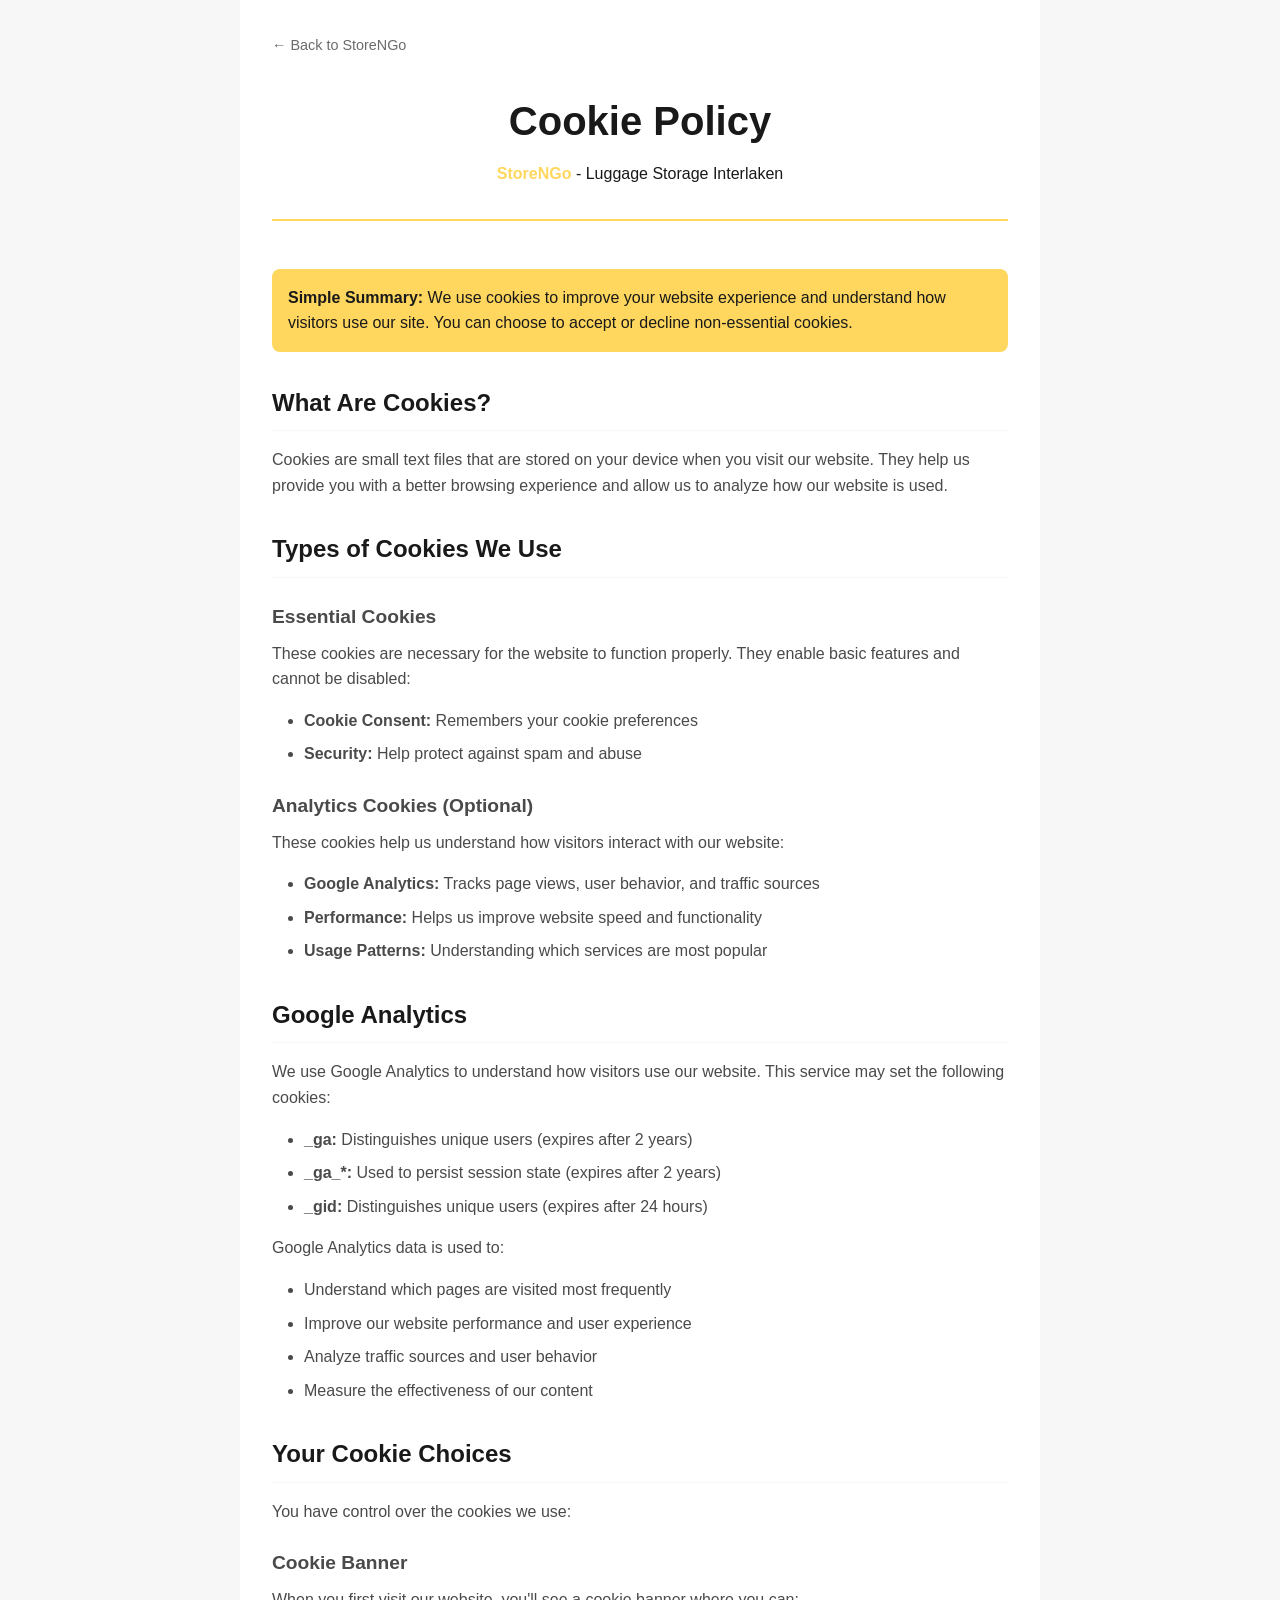
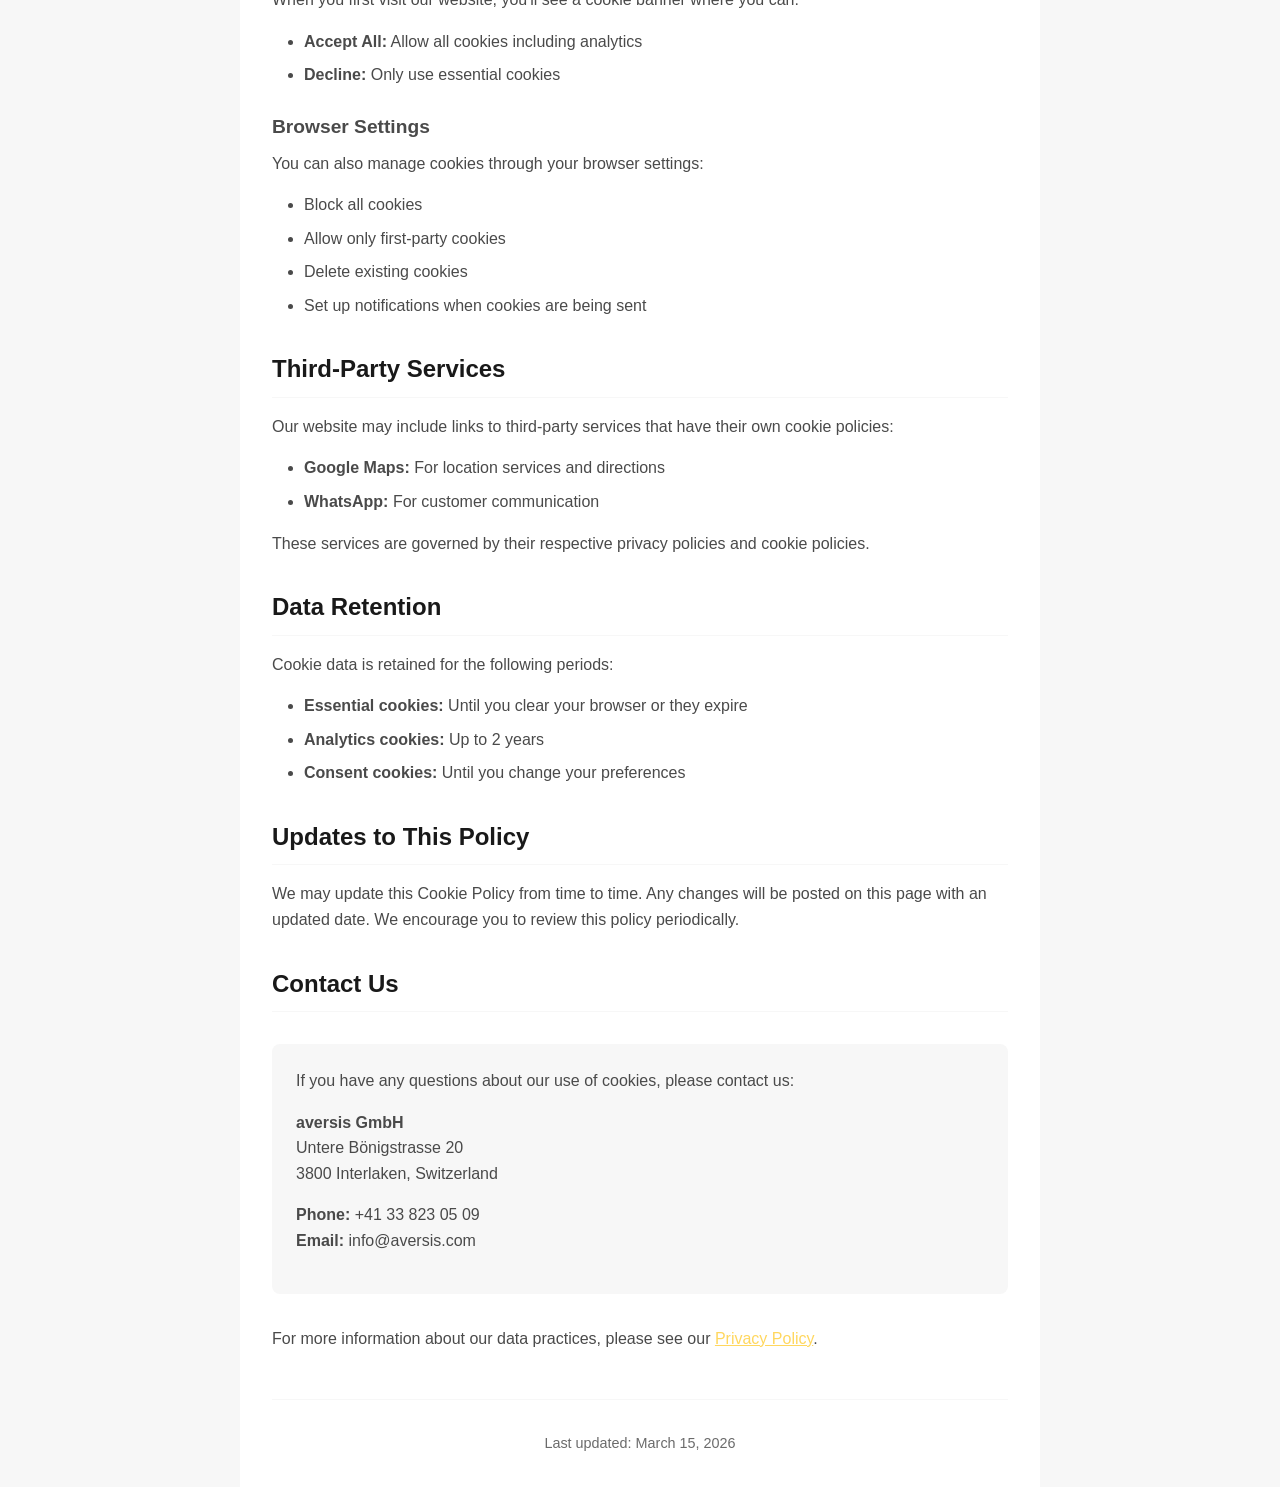
<file: cookie-policy.html>
<!DOCTYPE html>
<html lang="en">
<head>
    <meta charset="UTF-8">
    <meta name="viewport" content="width=device-width, initial-scale=1.0">
    <title>Cookie Policy | StoreNGo - Luggage Storage Interlaken</title>
    <meta name="description" content="Cookie Policy for StoreNGo luggage storage Interlaken. Learn about our use of cookies and how we protect your privacy.">
    <meta name="robots" content="index, follow">
    
    <!-- Favicon -->
    <link rel="icon" type="image/svg+xml" href="data:image/svg+xml,<svg xmlns='http://www.w3.org/2000/svg' viewBox='0 0 100 100'><circle cx='50' cy='50' r='50' fill='%23ffd75e'/><rect x='25' y='35' width='50' height='30' rx='5' fill='none' stroke='%23000' stroke-width='4'/><rect x='40' y='30' width='20' height='10' rx='5' fill='none' stroke='%23000' stroke-width='4'/><circle cx='30' cy='60' r='3' fill='%23000'/><circle cx='70' cy='60' r='3' fill='%23000'/><circle cx='30' cy='40' r='3' fill='%23000'/><circle cx='70' cy='40' r='3' fill='%23000'/></svg>">
    
    <style>
        * {
            margin: 0;
            padding: 0;
            box-sizing: border-box;
        }
        
        :root {
            --yellow: #ffd75e;
            --yellow-hover: #ffcc33;
            --dark: #191919;
            --gray-dark: #4a4a4a;
            --gray: #6b6b6b;
            --gray-light: #f7f7f7;
            --white: #ffffff;
            --max-width: 800px;
        }
        
        body {
            font-family: -apple-system, BlinkMacSystemFont, "Segoe UI", Roboto, "Helvetica Neue", Arial, sans-serif;
            color: var(--dark);
            line-height: 1.6;
            background: var(--gray-light);
        }
        
        .container {
            max-width: var(--max-width);
            margin: 0 auto;
            padding: 2rem;
            background: var(--white);
            min-height: 100vh;
        }
        
        .header {
            text-align: center;
            margin-bottom: 3rem;
            padding-bottom: 2rem;
            border-bottom: 2px solid var(--yellow);
        }
        
        .header h1 {
            font-size: 2.5rem;
            color: var(--dark);
            margin-bottom: 0.5rem;
        }
        
        .header .logo {
            color: var(--yellow);
            font-weight: 700;
        }
        
        .back-link {
            display: inline-flex;
            align-items: center;
            color: var(--gray);
            text-decoration: none;
            margin-bottom: 2rem;
            font-size: 0.9rem;
            transition: color 0.2s;
        }
        
        .back-link:hover {
            color: var(--dark);
        }
        
        .content h2 {
            color: var(--dark);
            font-size: 1.5rem;
            margin: 2rem 0 1rem;
            padding-bottom: 0.5rem;
            border-bottom: 1px solid var(--gray-light);
        }
        
        .content h3 {
            color: var(--gray-dark);
            font-size: 1.2rem;
            margin: 1.5rem 0 0.5rem;
        }
        
        .content p {
            margin-bottom: 1rem;
            color: var(--gray-dark);
        }
        
        .content ul {
            margin: 1rem 0;
            padding-left: 2rem;
        }
        
        .content li {
            margin-bottom: 0.5rem;
            color: var(--gray-dark);
        }
        
        .highlight {
            background: var(--yellow);
            padding: 1rem;
            border-radius: 8px;
            margin: 1.5rem 0;
        }
        
        .highlight strong {
            color: var(--dark);
        }
        
        .contact-info {
            background: var(--gray-light);
            padding: 1.5rem;
            border-radius: 8px;
            margin: 2rem 0;
        }
        
        .date {
            color: var(--gray);
            font-size: 0.9rem;
            text-align: center;
            margin-top: 3rem;
            padding-top: 2rem;
            border-top: 1px solid var(--gray-light);
        }
        
        @media (max-width: 768px) {
            .container {
                padding: 1rem;
            }
            
            .header h1 {
                font-size: 2rem;
            }
        }
    </style>
</head>
<body>
    <div class="container">
        <a href="/" class="back-link">← Back to StoreNGo</a>
        
        <div class="header">
            <h1>Cookie Policy</h1>
            <p><span class="logo">StoreNGo</span> - Luggage Storage Interlaken</p>
        </div>
        
        <div class="content">
            <div class="highlight">
                <strong>Simple Summary:</strong> We use cookies to improve your website experience and understand how visitors use our site. You can choose to accept or decline non-essential cookies.
            </div>
            
            <h2>What Are Cookies?</h2>
            <p>Cookies are small text files that are stored on your device when you visit our website. They help us provide you with a better browsing experience and allow us to analyze how our website is used.</p>
            
            <h2>Types of Cookies We Use</h2>
            
            <h3>Essential Cookies</h3>
            <p>These cookies are necessary for the website to function properly. They enable basic features and cannot be disabled:</p>
            <ul>
                <li><strong>Cookie Consent:</strong> Remembers your cookie preferences</li>
                <li><strong>Security:</strong> Help protect against spam and abuse</li>
            </ul>
            
            <h3>Analytics Cookies (Optional)</h3>
            <p>These cookies help us understand how visitors interact with our website:</p>
            <ul>
                <li><strong>Google Analytics:</strong> Tracks page views, user behavior, and traffic sources</li>
                <li><strong>Performance:</strong> Helps us improve website speed and functionality</li>
                <li><strong>Usage Patterns:</strong> Understanding which services are most popular</li>
            </ul>
            
            <h2>Google Analytics</h2>
            <p>We use Google Analytics to understand how visitors use our website. This service may set the following cookies:</p>
            <ul>
                <li><strong>_ga:</strong> Distinguishes unique users (expires after 2 years)</li>
                <li><strong>_ga_*:</strong> Used to persist session state (expires after 2 years)</li>
                <li><strong>_gid:</strong> Distinguishes unique users (expires after 24 hours)</li>
            </ul>
            
            <p>Google Analytics data is used to:</p>
            <ul>
                <li>Understand which pages are visited most frequently</li>
                <li>Improve our website performance and user experience</li>
                <li>Analyze traffic sources and user behavior</li>
                <li>Measure the effectiveness of our content</li>
            </ul>
            
            <h2>Your Cookie Choices</h2>
            <p>You have control over the cookies we use:</p>
            
            <h3>Cookie Banner</h3>
            <p>When you first visit our website, you'll see a cookie banner where you can:</p>
            <ul>
                <li><strong>Accept All:</strong> Allow all cookies including analytics</li>
                <li><strong>Decline:</strong> Only use essential cookies</li>
            </ul>
            
            <h3>Browser Settings</h3>
            <p>You can also manage cookies through your browser settings:</p>
            <ul>
                <li>Block all cookies</li>
                <li>Allow only first-party cookies</li>
                <li>Delete existing cookies</li>
                <li>Set up notifications when cookies are being sent</li>
            </ul>
            
            <h2>Third-Party Services</h2>
            <p>Our website may include links to third-party services that have their own cookie policies:</p>
            <ul>
                <li><strong>Google Maps:</strong> For location services and directions</li>
                <li><strong>WhatsApp:</strong> For customer communication</li>
            </ul>
            
            <p>These services are governed by their respective privacy policies and cookie policies.</p>
            
            <h2>Data Retention</h2>
            <p>Cookie data is retained for the following periods:</p>
            <ul>
                <li><strong>Essential cookies:</strong> Until you clear your browser or they expire</li>
                <li><strong>Analytics cookies:</strong> Up to 2 years</li>
                <li><strong>Consent cookies:</strong> Until you change your preferences</li>
            </ul>
            
            <h2>Updates to This Policy</h2>
            <p>We may update this Cookie Policy from time to time. Any changes will be posted on this page with an updated date. We encourage you to review this policy periodically.</p>
            
            <h2>Contact Us</h2>
            <div class="contact-info">
                <p>If you have any questions about our use of cookies, please contact us:</p>
                <p><strong>aversis GmbH</strong><br>
                Untere Bönigstrasse 20<br>
                3800 Interlaken, Switzerland</p>
                <p><strong>Phone:</strong> +41 33 823 05 09<br>
                <strong>Email:</strong> info@aversis.com</p>
            </div>
            
            <p>For more information about our data practices, please see our <a href="/privacy-policy.html" style="color: var(--yellow);">Privacy Policy</a>.</p>
        </div>
        
        <div class="date">
            <p>Last updated: March 15, 2026</p>
        </div>
    </div>
</body>
</html>
</file>
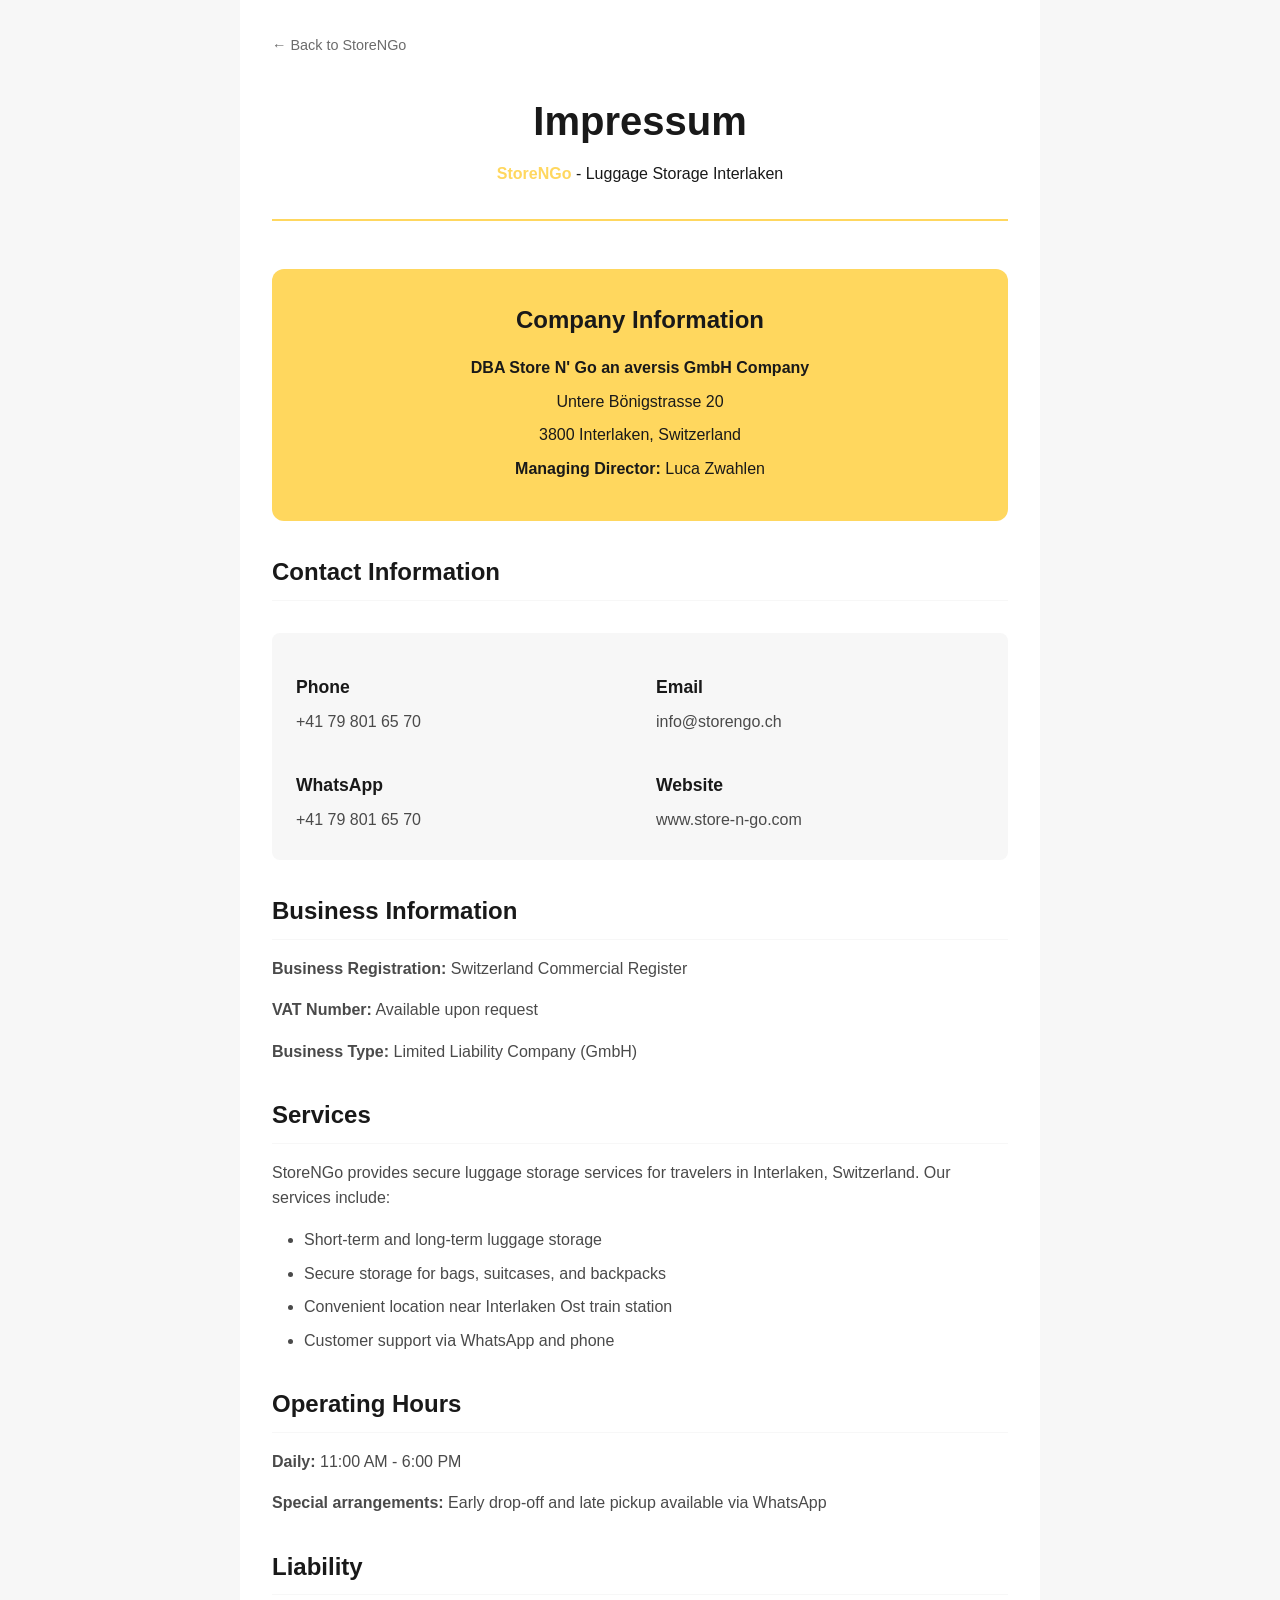
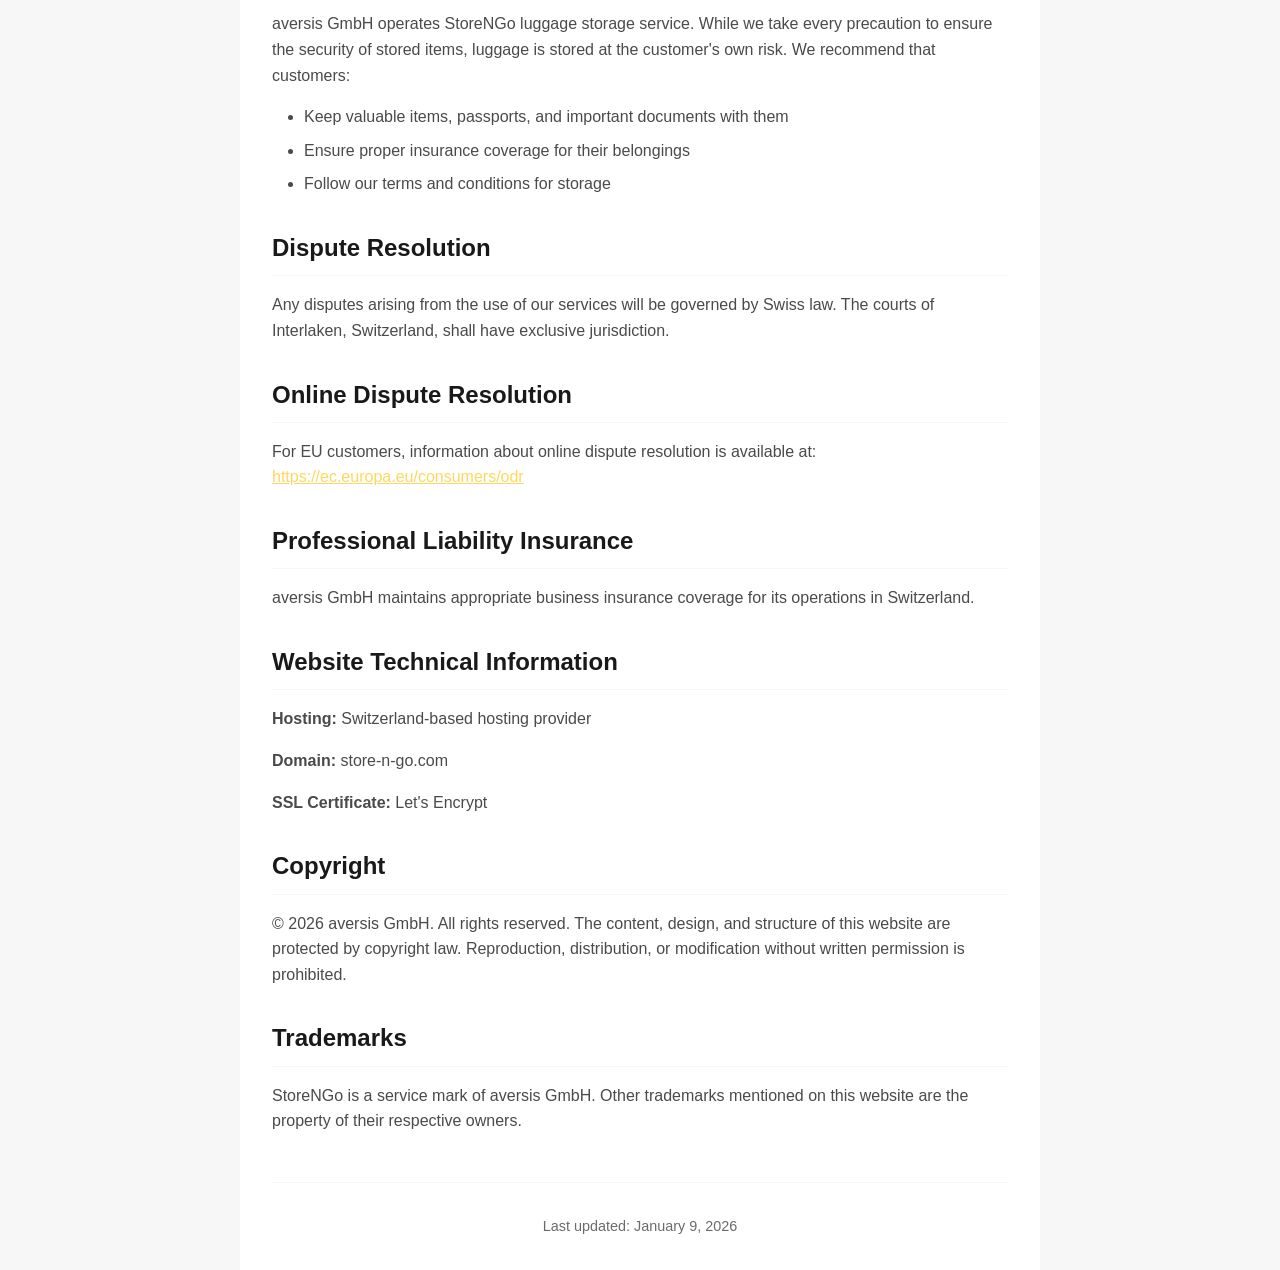
<file: impressum.html>
<!DOCTYPE html>
<html lang="en">
<head>
    <meta charset="UTF-8">
    <meta name="viewport" content="width=device-width, initial-scale=1.0">
    <title>Impressum | StoreNGo - Luggage Storage Interlaken</title>
    <meta name="description" content="Legal information and company details for StoreNGo luggage storage service in Interlaken, Switzerland.">
    <meta name="robots" content="index, follow">
    
    <!-- Favicon -->
    <link rel="icon" type="image/svg+xml" href="data:image/svg+xml,<svg xmlns='http://www.w3.org/2000/svg' viewBox='0 0 100 100'><circle cx='50' cy='50' r='50' fill='%23ffd75e'/><rect x='25' y='35' width='50' height='30' rx='5' fill='none' stroke='%23000' stroke-width='4'/><rect x='40' y='30' width='20' height='10' rx='5' fill='none' stroke='%23000' stroke-width='4'/><circle cx='30' cy='60' r='3' fill='%23000'/><circle cx='70' cy='60' r='3' fill='%23000'/><circle cx='30' cy='40' r='3' fill='%23000'/><circle cx='70' cy='40' r='3' fill='%23000'/></svg>">
    
    <style>
        * {
            margin: 0;
            padding: 0;
            box-sizing: border-box;
        }
        
        :root {
            --yellow: #ffd75e;
            --yellow-hover: #ffcc33;
            --dark: #191919;
            --gray-dark: #4a4a4a;
            --gray: #6b6b6b;
            --gray-light: #f7f7f7;
            --white: #ffffff;
            --max-width: 800px;
        }
        
        body {
            font-family: -apple-system, BlinkMacSystemFont, "Segoe UI", Roboto, "Helvetica Neue", Arial, sans-serif;
            color: var(--dark);
            line-height: 1.6;
            background: var(--gray-light);
        }
        
        .container {
            max-width: var(--max-width);
            margin: 0 auto;
            padding: 2rem;
            background: var(--white);
            min-height: 100vh;
        }
        
        .header {
            text-align: center;
            margin-bottom: 3rem;
            padding-bottom: 2rem;
            border-bottom: 2px solid var(--yellow);
        }
        
        .header h1 {
            font-size: 2.5rem;
            color: var(--dark);
            margin-bottom: 0.5rem;
        }
        
        .header .logo {
            color: var(--yellow);
            font-weight: 700;
        }
        
        .back-link {
            display: inline-flex;
            align-items: center;
            color: var(--gray);
            text-decoration: none;
            margin-bottom: 2rem;
            font-size: 0.9rem;
            transition: color 0.2s;
        }
        
        .back-link:hover {
            color: var(--dark);
        }
        
        .content h2 {
            color: var(--dark);
            font-size: 1.5rem;
            margin: 2rem 0 1rem;
            padding-bottom: 0.5rem;
            border-bottom: 1px solid var(--gray-light);
        }
        
        .content h3 {
            color: var(--gray-dark);
            font-size: 1.2rem;
            margin: 1.5rem 0 0.5rem;
        }
        
        .content p {
            margin-bottom: 1rem;
            color: var(--gray-dark);
        }
        
        .content ul {
            margin: 1rem 0;
            padding-left: 2rem;
        }
        
        .content li {
            margin-bottom: 0.5rem;
            color: var(--gray-dark);
        }
        
        .company-info {
            background: var(--yellow);
            padding: 2rem;
            border-radius: 12px;
            margin: 2rem 0;
            text-align: center;
        }
        
        .company-info h2 {
            color: var(--dark);
            margin: 0 0 1rem;
            border: none;
            padding: 0;
        }
        
        .company-info p {
            color: var(--dark);
            margin: 0.5rem 0;
            font-weight: 500;
        }
        
        .contact-section {
            background: var(--gray-light);
            padding: 1.5rem;
            border-radius: 8px;
            margin: 2rem 0;
        }
        
        .contact-grid {
            display: grid;
            grid-template-columns: repeat(auto-fit, minmax(250px, 1fr));
            gap: 2rem;
            margin-top: 1rem;
        }
        
        .contact-item h4 {
            color: var(--dark);
            margin-bottom: 0.5rem;
            font-size: 1.1rem;
        }
        
        .contact-item p {
            margin: 0.25rem 0;
        }
        
        .date {
            color: var(--gray);
            font-size: 0.9rem;
            text-align: center;
            margin-top: 3rem;
            padding-top: 2rem;
            border-top: 1px solid var(--gray-light);
        }
        
        @media (max-width: 768px) {
            .container {
                padding: 1rem;
            }
            
            .header h1 {
                font-size: 2rem;
            }
            
            .company-info {
                padding: 1.5rem;
            }
            
            .contact-grid {
                grid-template-columns: 1fr;
                gap: 1rem;
            }
        }
    </style>
</head>
<body>
    <div class="container">
        <a href="/" class="back-link">← Back to StoreNGo</a>
        
        <div class="header">
            <h1>Impressum</h1>
            <p><span class="logo">StoreNGo</span> - Luggage Storage Interlaken</p>
        </div>
        
        <div class="content">
            <div class="company-info">
                <h2>Company Information</h2>
                <p><strong>DBA Store N' Go an aversis GmbH Company</strong></p>
                <p>Untere Bönigstrasse 20</p>
                <p>3800 Interlaken, Switzerland</p>
                <p><strong>Managing Director:</strong> Luca Zwahlen</p>
            </div>
            
            <h2>Contact Information</h2>
            <div class="contact-section">
                <div class="contact-grid">
                    <div class="contact-item">
                        <h4>Phone</h4>
                        <p>+41 79 801 65 70</p>
                    </div>
                    <div class="contact-item">
                        <h4>Email</h4>
                        <p>info@storengo.ch</p>
                    </div>
                    <div class="contact-item">
                        <h4>WhatsApp</h4>
                        <p>+41 79 801 65 70</p>
                    </div>
                    <div class="contact-item">
                        <h4>Website</h4>
                        <p>www.store-n-go.com</p>
                    </div>
                </div>
            </div>
            
            <h2>Business Information</h2>
            <p><strong>Business Registration:</strong> Switzerland Commercial Register</p>
            <p><strong>VAT Number:</strong> Available upon request</p>
            <p><strong>Business Type:</strong> Limited Liability Company (GmbH)</p>
            
            <h2>Services</h2>
            <p>StoreNGo provides secure luggage storage services for travelers in Interlaken, Switzerland. Our services include:</p>
            <ul>
                <li>Short-term and long-term luggage storage</li>
                <li>Secure storage for bags, suitcases, and backpacks</li>
                <li>Convenient location near Interlaken Ost train station</li>
                <li>Customer support via WhatsApp and phone</li>
            </ul>
            
            <h2>Operating Hours</h2>
            <p><strong>Daily:</strong> 11:00 AM - 6:00 PM</p>
            <p><strong>Special arrangements:</strong> Early drop-off and late pickup available via WhatsApp</p>
            
            <h2>Liability</h2>
            <p>aversis GmbH operates StoreNGo luggage storage service. While we take every precaution to ensure the security of stored items, luggage is stored at the customer's own risk. We recommend that customers:</p>
            <ul>
                <li>Keep valuable items, passports, and important documents with them</li>
                <li>Ensure proper insurance coverage for their belongings</li>
                <li>Follow our terms and conditions for storage</li>
            </ul>
            
            <h2>Dispute Resolution</h2>
            <p>Any disputes arising from the use of our services will be governed by Swiss law. The courts of Interlaken, Switzerland, shall have exclusive jurisdiction.</p>
            
            <h2>Online Dispute Resolution</h2>
            <p>For EU customers, information about online dispute resolution is available at: <br>
            <a href="https://ec.europa.eu/consumers/odr" style="color: var(--yellow);">https://ec.europa.eu/consumers/odr</a></p>
            
            <h2>Professional Liability Insurance</h2>
            <p>aversis GmbH maintains appropriate business insurance coverage for its operations in Switzerland.</p>
            
            <h2>Website Technical Information</h2>
            <p><strong>Hosting:</strong> Switzerland-based hosting provider</p>
            <p><strong>Domain:</strong> store-n-go.com</p>
            <p><strong>SSL Certificate:</strong> Let's Encrypt</p>
            
            <h2>Copyright</h2>
            <p>© 2026 aversis GmbH. All rights reserved. The content, design, and structure of this website are protected by copyright law. Reproduction, distribution, or modification without written permission is prohibited.</p>
            
            <h2>Trademarks</h2>
            <p>StoreNGo is a service mark of aversis GmbH. Other trademarks mentioned on this website are the property of their respective owners.</p>
        </div>
        
        <div class="date">
            <p>Last updated: January 9, 2026</p>
        </div>
    </div>
</body>
</html>
</file>
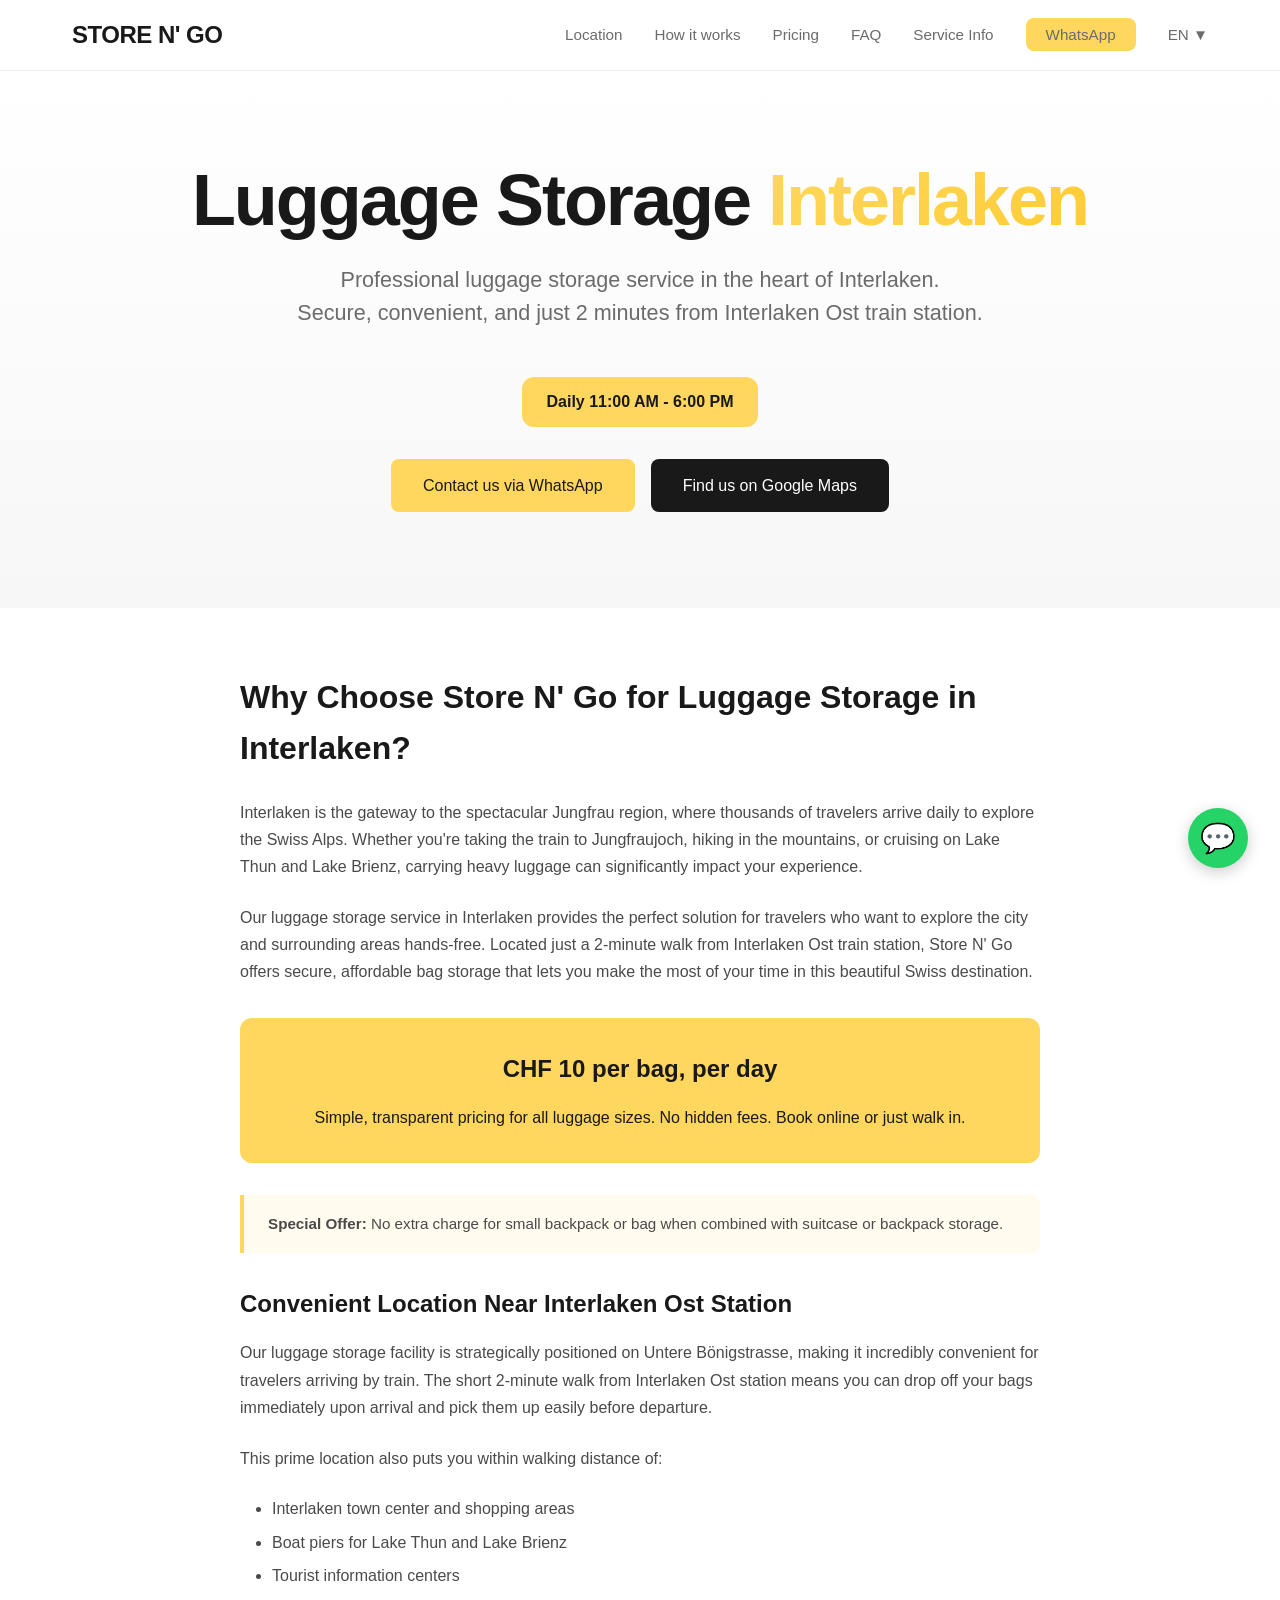
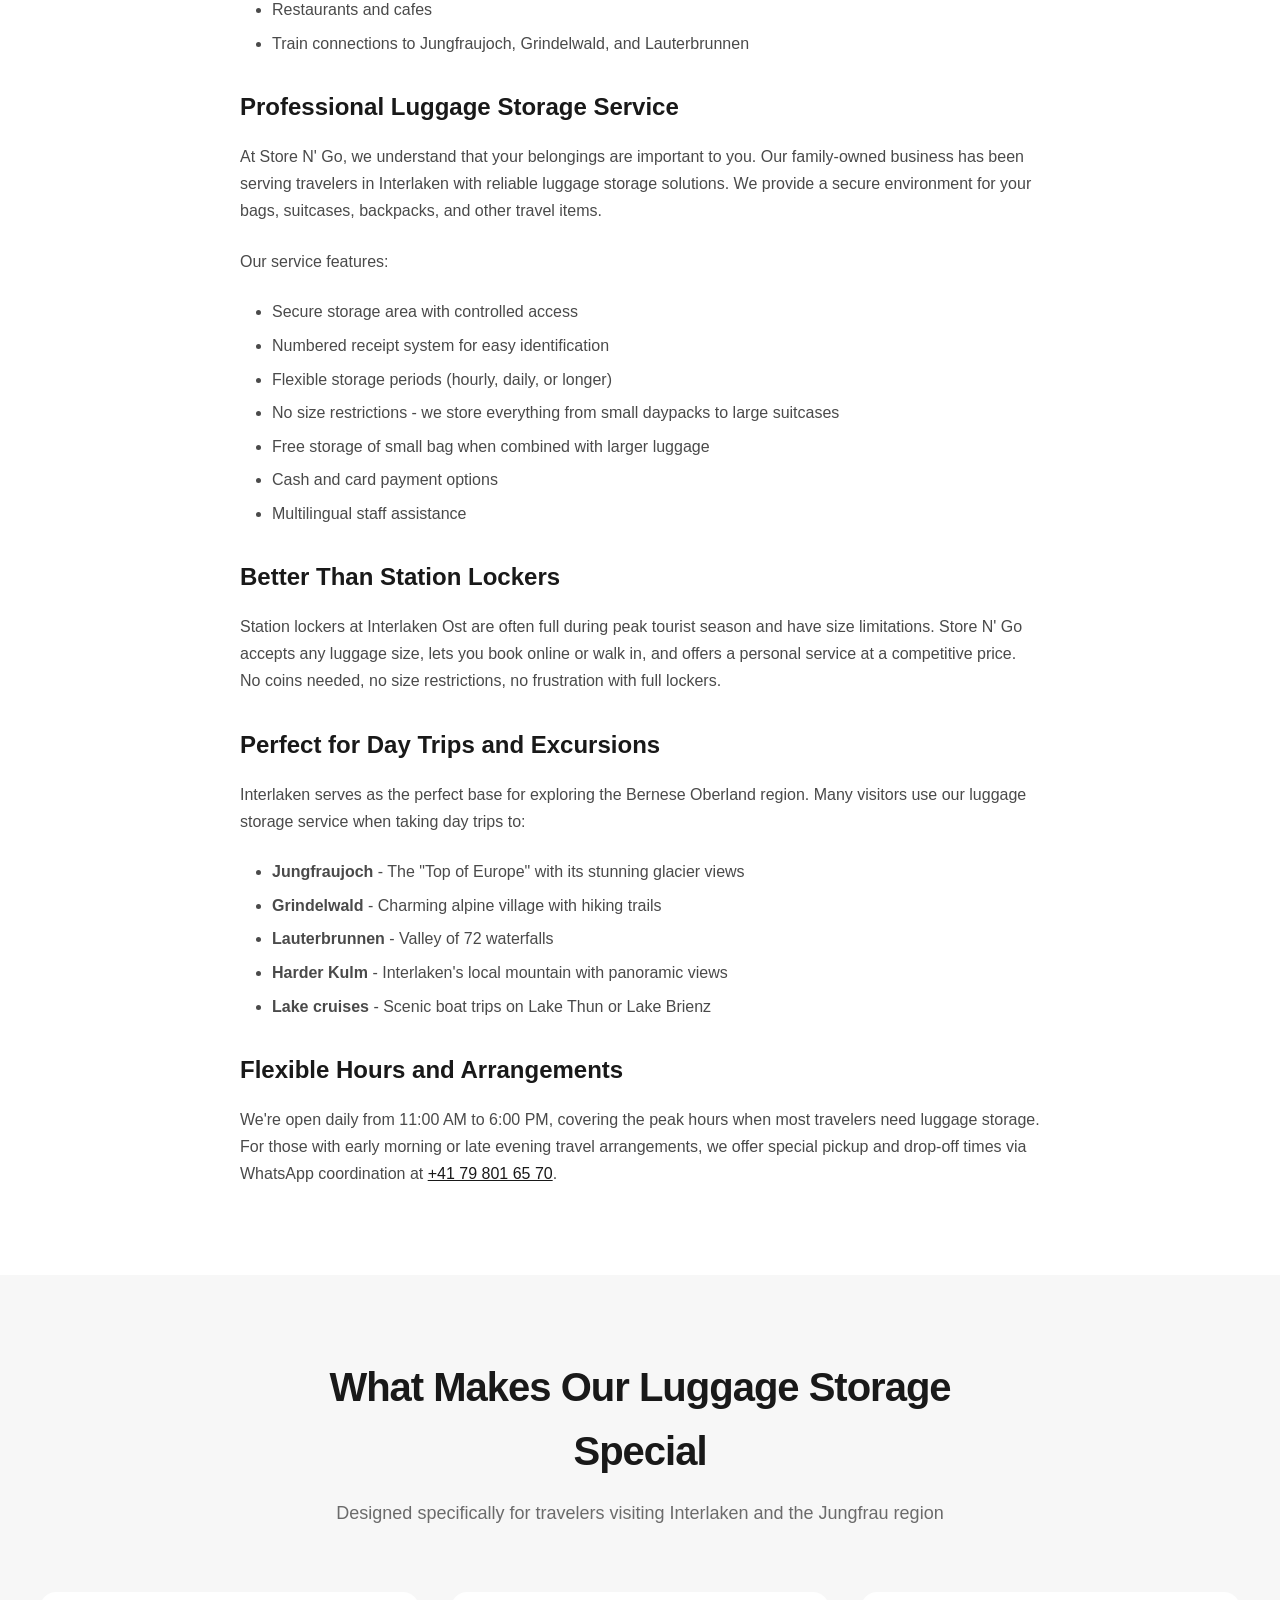
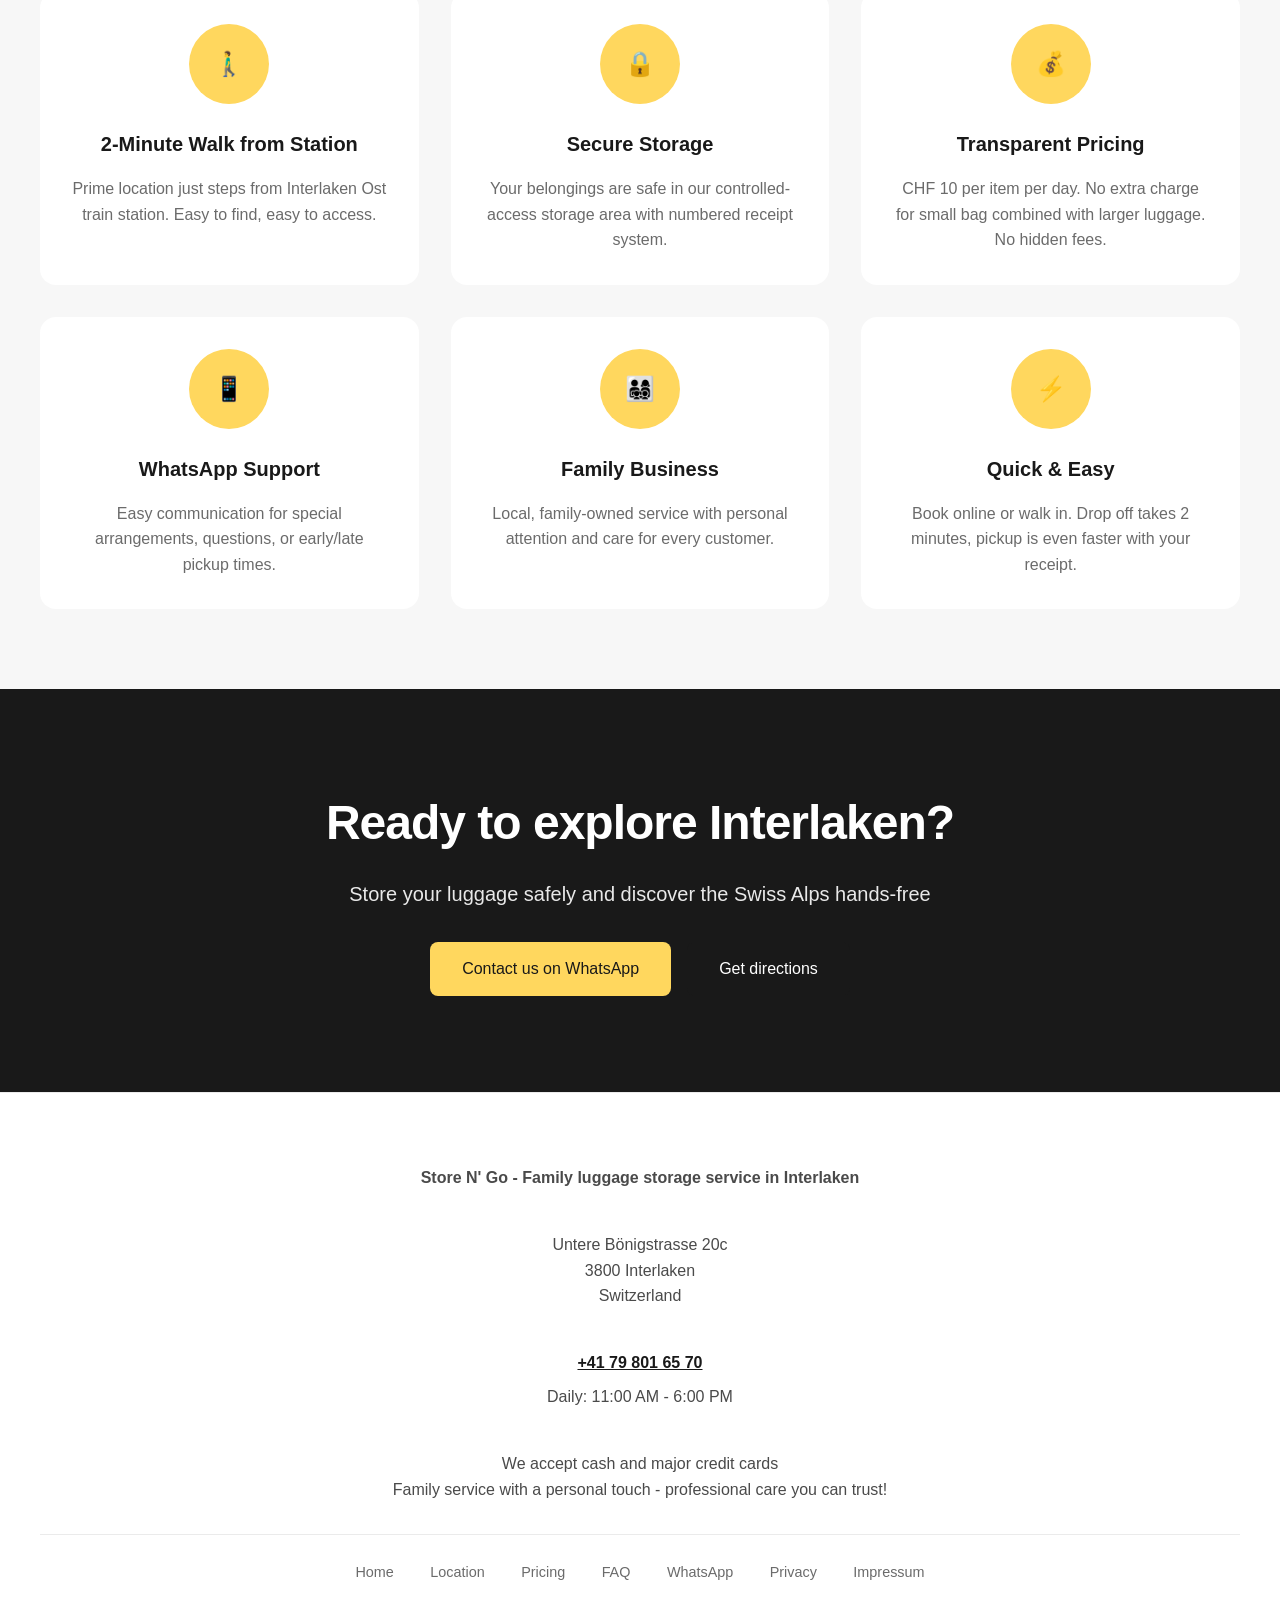
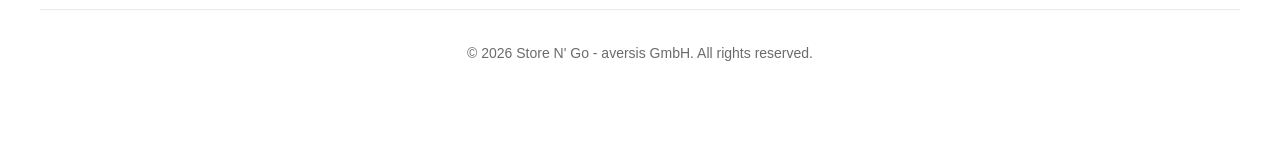
<file: luggage-storage-interlaken.html>
<!DOCTYPE html>
<html lang="en">
<head>
    <meta charset="UTF-8">
    <meta name="viewport" content="width=device-width, initial-scale=1.0, maximum-scale=5.0">
    <meta name="mobile-web-app-capable" content="yes">
    <meta name="apple-mobile-web-app-capable" content="yes">
    <title>Luggage Storage Interlaken - Best Bag Storage Near Station | Store N' Go</title>
    <meta name="description" content="Luggage storage Interlaken - CHF 10/bag, 2 min from Interlaken Ost. Secure, family-owned service. Book online or just walk in. Open daily 11am-6pm. 5-star Google rated. Better than station lockers!">
    <meta name="keywords" content="luggage storage interlaken, baggage storage interlaken, interlaken luggage storage, luggage storage interlaken ost, bag storage interlaken, left luggage interlaken, luggage lockers interlaken, where to leave luggage interlaken, luggage storage near interlaken station, interlaken ost luggage">

    <!-- Google tag (gtag.js) -->
    <script async src="https://www.googletagmanager.com/gtag/js?id=AW-17403698472"></script>
    <script>
        window.dataLayer = window.dataLayer || [];
        function gtag(){dataLayer.push(arguments);}
        gtag('js', new Date());
        if (localStorage.getItem('cookieConsent') === 'accepted') {
            gtag('config', 'AW-17403698472');
        }
    </script>

    <!-- Canonical URL -->
    <link rel="canonical" href="https://store-n-go.com/luggage-storage-interlaken">

    <!-- Hreflang Tags -->
    <link rel="alternate" hreflang="en" href="https://store-n-go.com/luggage-storage-interlaken" />
    <link rel="alternate" hreflang="de" href="https://store-n-go.com/de/luggage-storage-interlaken" />
    <link rel="alternate" hreflang="fr" href="https://store-n-go.com/fr/luggage-storage-interlaken" />
    <link rel="alternate" hreflang="it" href="https://store-n-go.com/it/luggage-storage-interlaken" />
    <link rel="alternate" hreflang="es" href="https://store-n-go.com/es/luggage-storage-interlaken" />
    <link rel="alternate" hreflang="x-default" href="https://store-n-go.com/luggage-storage-interlaken" />

    <!-- Favicon -->
    <link rel="icon" type="image/png" href="/favicon-96x96.png" sizes="96x96" />
    <link rel="icon" type="image/svg+xml" href="/favicon.svg" />
    <link rel="shortcut icon" href="/favicon.ico" />
    <link rel="apple-touch-icon" sizes="180x180" href="/apple-touch-icon.png" />
    <meta name="apple-mobile-web-app-title" content="Store N' Go" />
    <link rel="manifest" href="/site.webmanifest" />

    <!-- SEO Meta Tags -->
    <meta name="robots" content="index, follow, max-snippet:-1, max-image-preview:large, max-video-preview:-1">
    <meta name="theme-color" content="#ffd75e">
    <meta name="author" content="Store N' Go - aversis GmbH">
    <meta name="geo.region" content="CH-BE">
    <meta name="geo.placename" content="Interlaken">
    <meta name="geo.position" content="46.6863;7.8632">

    <!-- Open Graph Meta Tags -->
    <meta property="og:title" content="Luggage Storage Interlaken - Best Bag Storage Near Station | Store N' Go">
    <meta property="og:description" content="Luggage storage Interlaken - CHF 10/bag, 2 min from station. Book online or just walk in. 5-star rated family business.">
    <meta property="og:url" content="https://store-n-go.com/luggage-storage-interlaken">
    <meta property="og:type" content="website">
    <meta property="og:locale" content="en_US">
    <meta property="og:site_name" content="Store N' Go">
    <meta property="og:image" content="https://store-n-go.com/store-building.jpg">

    <!-- Twitter Card -->
    <meta name="twitter:card" content="summary_large_image">
    <meta name="twitter:title" content="Luggage Storage Interlaken - Store N' Go">
    <meta name="twitter:description" content="CHF 10/bag, 2 min from Interlaken Ost. Book online or just walk in.">
    <meta name="twitter:image" content="https://store-n-go.com/store-building.jpg">

    <!-- Schema.org Structured Data -->
    <script type="application/ld+json">
    {
        "@context": "https://schema.org",
        "@type": ["LocalBusiness", "TouristInformationCenter"],
        "name": "Store N' Go - Luggage Storage Interlaken",
        "url": "https://store-n-go.com/luggage-storage-interlaken",
        "telephone": "+41798016570",
        "priceRange": "CHF 10",
        "currenciesAccepted": "CHF",
        "paymentAccepted": "Cash, Credit Card",
        "address": {
            "@type": "PostalAddress",
            "streetAddress": "Untere Bönigstrasse 20c",
            "addressLocality": "Interlaken",
            "postalCode": "3800",
            "addressCountry": "CH",
            "addressRegion": "Bern"
        },
        "geo": {
            "@type": "GeoCoordinates",
            "latitude": 46.686312,
            "longitude": 7.863188
        },
        "openingHoursSpecification": [{
            "@type": "OpeningHoursSpecification",
            "dayOfWeek": ["Monday", "Tuesday", "Wednesday", "Thursday", "Friday", "Saturday", "Sunday"],
            "opens": "11:00",
            "closes": "18:00"
        }],
        "aggregateRating": {
            "@type": "AggregateRating",
            "ratingValue": "5.0",
            "reviewCount": "43"
        },
        "description": "Professional luggage storage service in Interlaken. Secure, convenient bag storage just 2 minutes walk from Interlaken Ost train station.",
        "image": "https://store-n-go.com/store-building.jpg",
        "availableLanguage": ["en", "de", "fr", "it", "es"],
        "sameAs": [
            "https://wa.me/41798016570",
            "https://storengo.ch",
            "https://luggage-storage.ch",
            "https://interlaken-luggage.ch"
        ],
        "hasOfferCatalog": {
            "@type": "OfferCatalog",
            "name": "Luggage Storage Services Interlaken",
            "itemListElement": [{
                "@type": "Offer",
                "itemOffered": {
                    "@type": "Service",
                    "name": "Daily Luggage Storage",
                    "description": "Secure luggage and bag storage service in Interlaken"
                },
                "price": "10",
                "priceCurrency": "CHF",
                "availability": "https://schema.org/InStock",
                "areaServed": {
                    "@type": "City",
                    "name": "Interlaken"
                }
            }]
        }
    }
    </script>

    <!-- Breadcrumb Schema -->
    <script type="application/ld+json">
    {
        "@context": "https://schema.org",
        "@type": "BreadcrumbList",
        "itemListElement": [{
            "@type": "ListItem",
            "position": 1,
            "name": "Home",
            "item": "https://store-n-go.com/"
        }, {
            "@type": "ListItem",
            "position": 2,
            "name": "Luggage Storage Interlaken",
            "item": "https://store-n-go.com/luggage-storage-interlaken"
        }]
    }
    </script>

    <!-- Stylesheet -->
    <link rel="stylesheet" href="/style.css">
</head>
<body>

    <!-- Navigation -->
    <nav>
        <div class="nav-container">
            <a href="/" class="logo">STORE N' GO</a>
            <ul class="nav-links">
                <li><a href="/#location">Location</a></li>
                <li><a href="/#how">How it works</a></li>
                <li><a href="/#pricing">Pricing</a></li>
                <li><a href="/#faq">FAQ</a></li>
                <li><a href="/luggage-storage-interlaken.html">Service Info</a></li>
                <li><a href="https://wa.me/41798016570?text=Hi%2C%20I%20would%20like%20to%20store%20my%20luggage" class="nav-cta" target="_blank" rel="noopener">WhatsApp</a></li>
                <li class="language-switcher">
                    <a href="#" class="lang-toggle">EN ▼</a>
                    <div class="lang-dropdown">
                        <a href="/luggage-storage-interlaken.html" class="lang-option active">English</a>
                        <a href="/de/luggage-storage-interlaken.html" class="lang-option">Deutsch</a>
                        <a href="/it/luggage-storage-interlaken.html" class="lang-option">Italiano</a>
                        <a href="/fr/luggage-storage-interlaken.html" class="lang-option">Français</a>
                        <a href="/es/luggage-storage-interlaken.html" class="lang-option">Español</a>
                    </div>
                </li>
            </ul>
            <button class="mobile-menu-btn">
                <span style="font-size: 1.5rem; line-height: 1;">☰</span>
            </button>
        </div>
    </nav>

    <!-- Hero Section -->
    <section class="hero">
        <div class="hero-content">
            <h1>Luggage Storage <span>Interlaken</span></h1>
            <p class="hero-subtitle">
                Professional luggage storage service in the heart of Interlaken.<br>
                Secure, convenient, and just 2 minutes from Interlaken Ost train station.
            </p>
            <div style="background: var(--yellow); color: var(--dark); padding: 0.75rem 1.5rem; border-radius: 12px; margin-bottom: 2rem; font-weight: 600; display: inline-block;">
                Daily 11:00 AM - 6:00 PM
            </div>
            <div class="hero-buttons">
                <a href="https://wa.me/41798016570?text=Hi%2C%20I%20would%20like%20to%20store%20my%20luggage" class="btn btn-primary" target="_blank" rel="noopener">
                    Contact us via WhatsApp
                </a>
                <a href="https://maps.app.goo.gl/u3aZMyUW5fThFyPS7" class="btn btn-secondary" target="_blank" rel="noopener">
                    Find us on Google Maps
                </a>
            </div>
        </div>
    </section>

    <!-- Main Content -->
    <section class="text-content">
        <div class="text-container">
            <h2>Why Choose Store N' Go for Luggage Storage in Interlaken?</h2>

            <p>Interlaken is the gateway to the spectacular Jungfrau region, where thousands of travelers arrive daily to explore the Swiss Alps. Whether you're taking the train to Jungfraujoch, hiking in the mountains, or cruising on Lake Thun and Lake Brienz, carrying heavy luggage can significantly impact your experience.</p>

            <p>Our luggage storage service in Interlaken provides the perfect solution for travelers who want to explore the city and surrounding areas hands-free. Located just a 2-minute walk from Interlaken Ost train station, Store N' Go offers secure, affordable bag storage that lets you make the most of your time in this beautiful Swiss destination.</p>

            <div class="highlight-box">
                <h3>CHF 10 per bag, per day</h3>
                <p>Simple, transparent pricing for all luggage sizes. No hidden fees. Book online or just walk in.</p>
            </div>

            <div class="pricing-detail">
                <p><strong>Special Offer:</strong> No extra charge for small backpack or bag when combined with suitcase or backpack storage.</p>
            </div>

            <h3>Convenient Location Near Interlaken Ost Station</h3>
            <p>Our luggage storage facility is strategically positioned on Untere Bönigstrasse, making it incredibly convenient for travelers arriving by train. The short 2-minute walk from Interlaken Ost station means you can drop off your bags immediately upon arrival and pick them up easily before departure.</p>

            <p>This prime location also puts you within walking distance of:</p>
            <ul>
                <li>Interlaken town center and shopping areas</li>
                <li>Boat piers for Lake Thun and Lake Brienz</li>
                <li>Tourist information centers</li>
                <li>Restaurants and cafes</li>
                <li>Train connections to Jungfraujoch, Grindelwald, and Lauterbrunnen</li>
            </ul>

            <h3>Professional Luggage Storage Service</h3>
            <p>At Store N' Go, we understand that your belongings are important to you. Our family-owned business has been serving travelers in Interlaken with reliable luggage storage solutions. We provide a secure environment for your bags, suitcases, backpacks, and other travel items.</p>

            <p>Our service features:</p>
            <ul>
                <li>Secure storage area with controlled access</li>
                <li>Numbered receipt system for easy identification</li>
                <li>Flexible storage periods (hourly, daily, or longer)</li>
                <li>No size restrictions - we store everything from small daypacks to large suitcases</li>
                <li>Free storage of small bag when combined with larger luggage</li>
                <li>Cash and card payment options</li>
                <li>Multilingual staff assistance</li>
            </ul>

            <h3>Better Than Station Lockers</h3>
            <p>Station lockers at Interlaken Ost are often full during peak tourist season and have size limitations. Store N' Go accepts any luggage size, lets you book online or walk in, and offers a personal service at a competitive price. No coins needed, no size restrictions, no frustration with full lockers.</p>

            <h3>Perfect for Day Trips and Excursions</h3>
            <p>Interlaken serves as the perfect base for exploring the Bernese Oberland region. Many visitors use our luggage storage service when taking day trips to:</p>
            <ul>
                <li><strong>Jungfraujoch</strong> - The "Top of Europe" with its stunning glacier views</li>
                <li><strong>Grindelwald</strong> - Charming alpine village with hiking trails</li>
                <li><strong>Lauterbrunnen</strong> - Valley of 72 waterfalls</li>
                <li><strong>Harder Kulm</strong> - Interlaken's local mountain with panoramic views</li>
                <li><strong>Lake cruises</strong> - Scenic boat trips on Lake Thun or Lake Brienz</li>
            </ul>

            <h3>Flexible Hours and Arrangements</h3>
            <p>We're open daily from 11:00 AM to 6:00 PM, covering the peak hours when most travelers need luggage storage. For those with early morning or late evening travel arrangements, we offer special pickup and drop-off times via WhatsApp coordination at <a href="https://wa.me/41798016570" style="color: var(--dark); font-weight: 500;">+41 79 801 65 70</a>.</p>
        </div>
    </section>

    <!-- Features Section -->
    <section class="features-section">
        <div class="section-header">
            <h2>What Makes Our Luggage Storage Special</h2>
            <p>Designed specifically for travelers visiting Interlaken and the Jungfrau region</p>
        </div>

        <div class="features-grid">
            <div class="feature-card">
                <div class="feature-icon">🚶‍♂️</div>
                <h3>2-Minute Walk from Station</h3>
                <p>Prime location just steps from Interlaken Ost train station. Easy to find, easy to access.</p>
            </div>

            <div class="feature-card">
                <div class="feature-icon">🔒</div>
                <h3>Secure Storage</h3>
                <p>Your belongings are safe in our controlled-access storage area with numbered receipt system.</p>
            </div>

            <div class="feature-card">
                <div class="feature-icon">💰</div>
                <h3>Transparent Pricing</h3>
                <p>CHF 10 per item per day. No extra charge for small bag combined with larger luggage. No hidden fees.</p>
            </div>

            <div class="feature-card">
                <div class="feature-icon">📱</div>
                <h3>WhatsApp Support</h3>
                <p>Easy communication for special arrangements, questions, or early/late pickup times.</p>
            </div>

            <div class="feature-card">
                <div class="feature-icon">👨‍👩‍👧‍👦</div>
                <h3>Family Business</h3>
                <p>Local, family-owned service with personal attention and care for every customer.</p>
            </div>

            <div class="feature-card">
                <div class="feature-icon">⚡</div>
                <h3>Quick & Easy</h3>
                <p>Book online or walk in. Drop off takes 2 minutes, pickup is even faster with your receipt.</p>
            </div>
        </div>
    </section>

    <!-- CTA Section -->
    <section class="cta">
        <h2>Ready to explore Interlaken?</h2>
        <p>Store your luggage safely and discover the Swiss Alps hands-free</p>
        <div class="hero-buttons">
            <a href="https://wa.me/41798016570?text=Hi%2C%20I%20would%20like%20to%20store%20my%20luggage" class="btn btn-primary" target="_blank" rel="noopener">
                Contact us on WhatsApp
            </a>
            <a href="https://maps.app.goo.gl/u3aZMyUW5fThFyPS7" class="btn btn-secondary" target="_blank" rel="noopener">
                Get directions
            </a>
        </div>
    </section>

    <!-- Footer -->
    <footer>
        <div class="footer-content" style="display: block; text-align: center;">
            <div class="footer-info">
                <p><strong>Store N' Go - Family luggage storage service in Interlaken</strong></p>
                <br>
                <p>Untere Bönigstrasse 20c<br>
                3800 Interlaken<br>
                Switzerland</p>
                <br>
                <p><a href="https://wa.me/41798016570" style="color: var(--dark); font-weight: 600;">+41 79 801 65 70</a></p>
                <p>Daily: 11:00 AM - 6:00 PM</p>
                <br>
                <p>We accept cash and major credit cards<br>
                Family service with a personal touch - professional care you can trust!</p>
            </div>
            <div class="footer-links">
                <a href="/">Home</a>
                <a href="/#location">Location</a>
                <a href="/#pricing">Pricing</a>
                <a href="/#faq">FAQ</a>
                <a href="https://wa.me/41798016570" target="_blank" rel="noopener">WhatsApp</a>
                <a href="/privacy-policy.html">Privacy</a>
                <a href="/impressum.html">Impressum</a>
            </div>
            <div class="footer-bottom">
                <p>© 2026 Store N' Go - aversis GmbH. All rights reserved.</p>
            </div>
        </div>
    </footer>

    <!-- Floating Messenger Button -->
    <div class="messenger-fab" id="messengerFab">
        <button class="fab-toggle" onclick="toggleMessenger()" aria-label="Contact us">
            <span>💬</span>
        </button>
        <div class="fab-options" id="fabOptions">
            <a href="https://wa.me/41798016570?text=Hi%2C%20I%20need%20luggage%20storage%20in%20Interlaken" class="fab-option whatsapp" target="_blank" rel="noopener">
                WhatsApp
            </a>
            <a href="tel:+41798016570" class="fab-option phone">
                Call us
            </a>
            <a href="sms:+41798016570" class="fab-option sms">
                SMS
            </a>
        </div>
    </div>

    <script>
        // Mobile menu
        document.querySelector('.mobile-menu-btn').addEventListener('click', function() {
            const navLinks = document.querySelector('.nav-links');
            navLinks.classList.toggle('active');
        });

        // Logo click to home
        document.querySelector('.logo').addEventListener('click', function(e) {
            e.preventDefault();
            window.location.href = '/';
        });

        // Messenger FAB toggle
        function toggleMessenger() {
            const options = document.getElementById('fabOptions');
            options.classList.toggle('show');
        }

        // Close FAB when clicking outside
        document.addEventListener('click', function(e) {
            const fab = document.getElementById('messengerFab');
            if (!fab.contains(e.target)) {
                document.getElementById('fabOptions').classList.remove('show');
            }
        });
    </script>
</body>
</html>
</file>
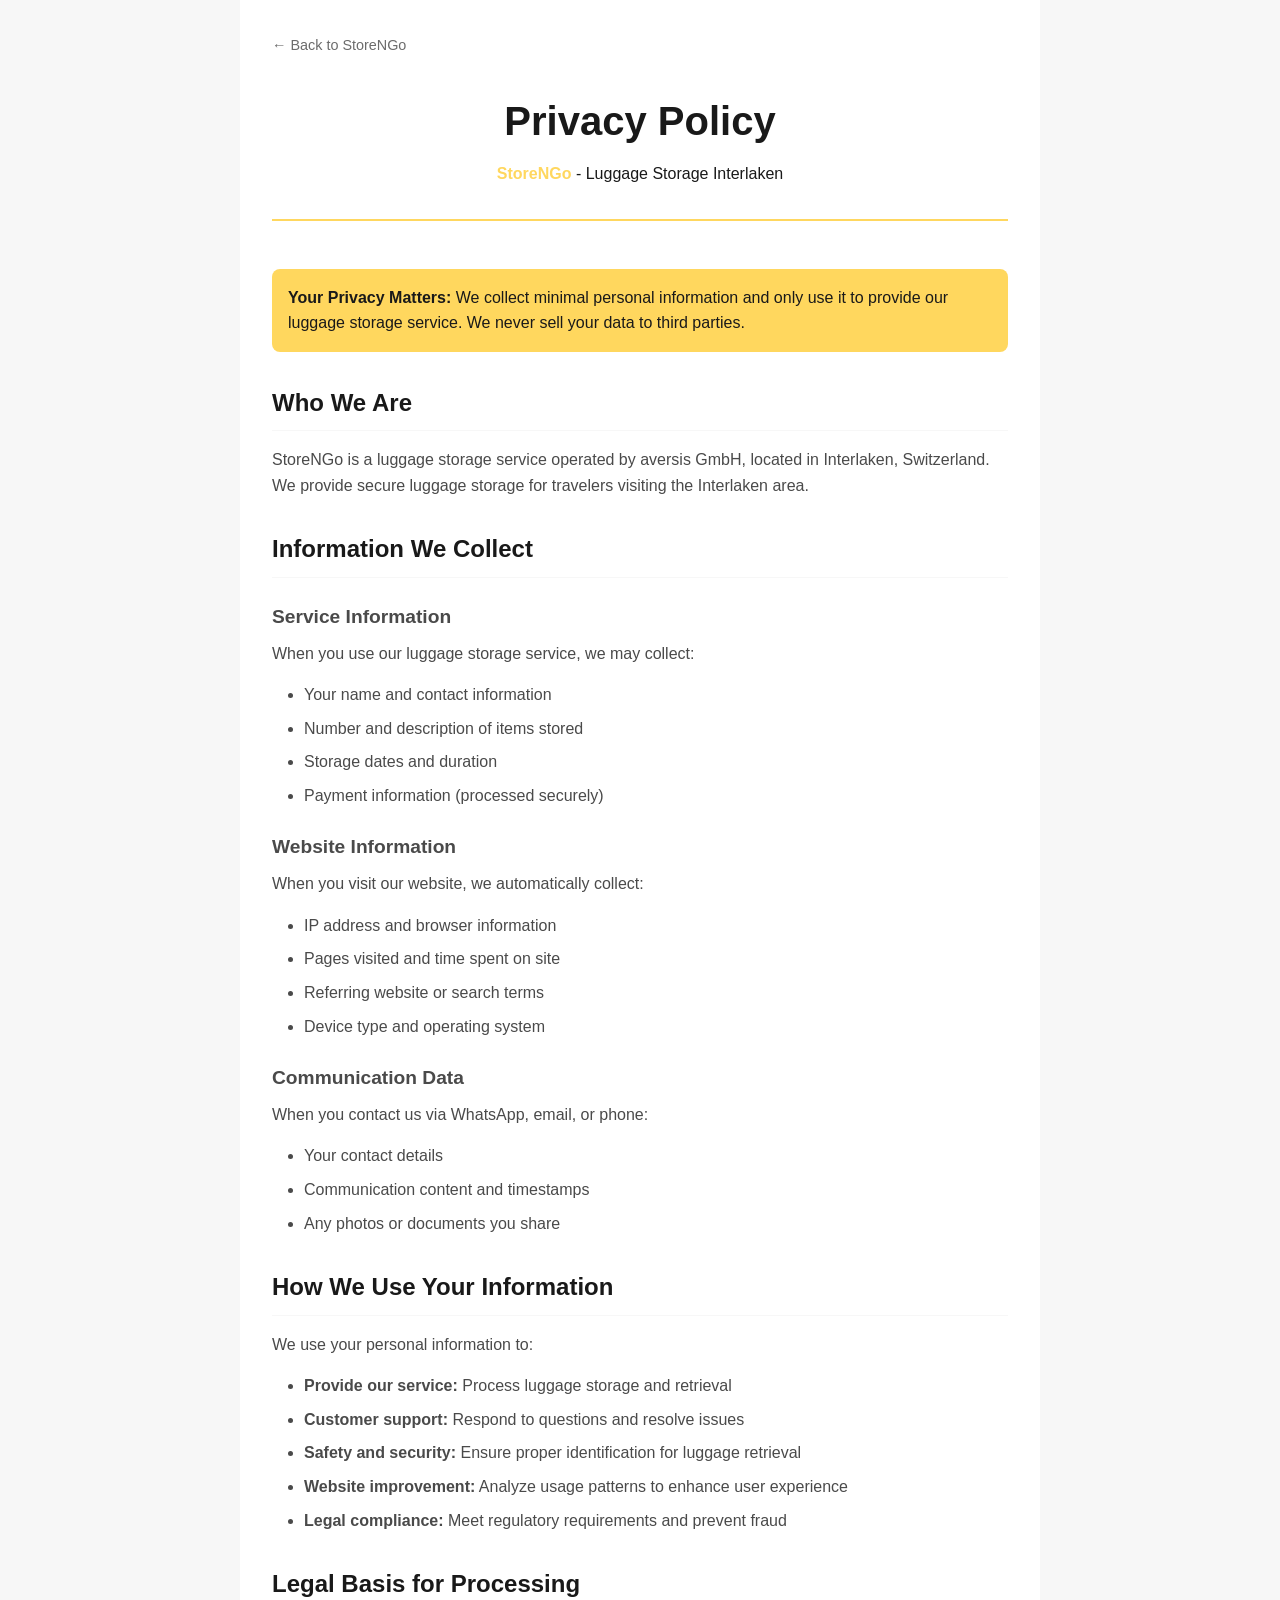
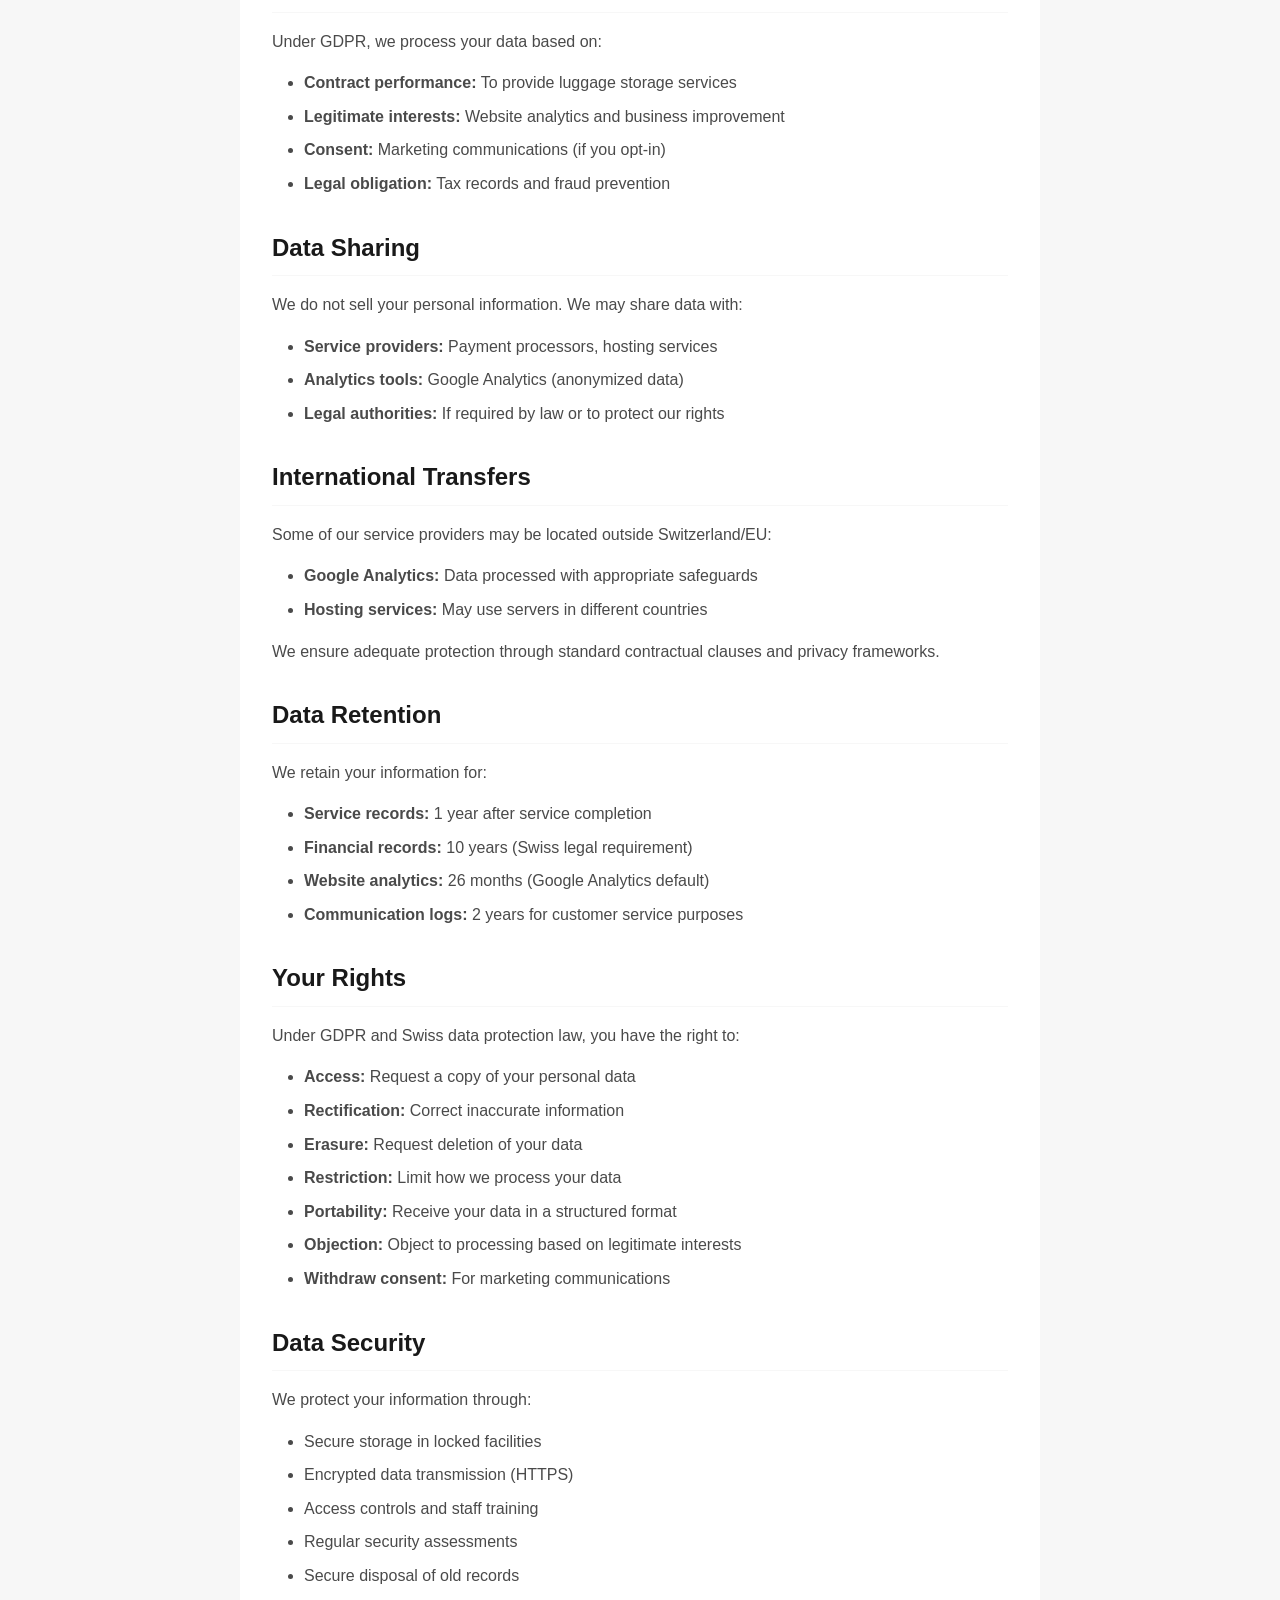
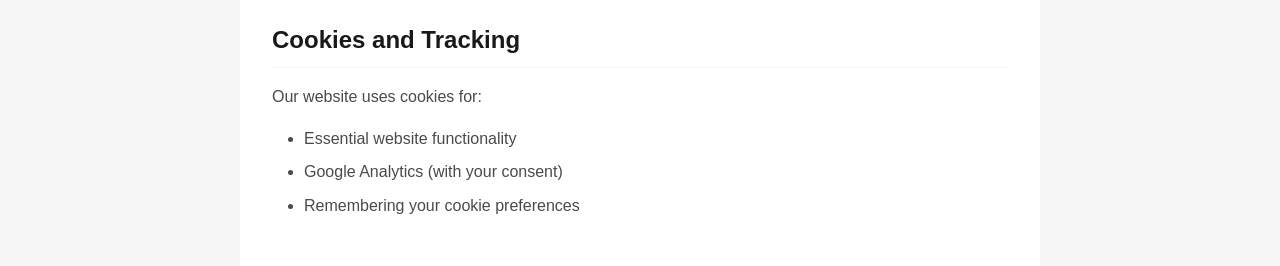
<file: privacy-policy.html>
<!DOCTYPE html>
<html lang="en">
<head>
    <meta charset="UTF-8">
    <meta name="viewport" content="width=device-width, initial-scale=1.0">
    <title>Privacy Policy | StoreNGo - Luggage Storage Interlaken</title>
    <meta name="description" content="Privacy Policy for StoreNGo luggage storage Interlaken. Learn how we protect and handle your personal information.">
    <meta name="robots" content="index, follow">
    
    <!-- Favicon -->
    <link rel="icon" type="image/svg+xml" href="data:image/svg+xml,<svg xmlns='http://www.w3.org/2000/svg' viewBox='0 0 100 100'><circle cx='50' cy='50' r='50' fill='%23ffd75e'/><rect x='25' y='35' width='50' height='30' rx='5' fill='none' stroke='%23000' stroke-width='4'/><rect x='40' y='30' width='20' height='10' rx='5' fill='none' stroke='%23000' stroke-width='4'/><circle cx='30' cy='60' r='3' fill='%23000'/><circle cx='70' cy='60' r='3' fill='%23000'/><circle cx='30' cy='40' r='3' fill='%23000'/><circle cx='70' cy='40' r='3' fill='%23000'/></svg>">
    
    <style>
        * {
            margin: 0;
            padding: 0;
            box-sizing: border-box;
        }
        
        :root {
            --yellow: #ffd75e;
            --yellow-hover: #ffcc33;
            --dark: #191919;
            --gray-dark: #4a4a4a;
            --gray: #6b6b6b;
            --gray-light: #f7f7f7;
            --white: #ffffff;
            --max-width: 800px;
        }
        
        body {
            font-family: -apple-system, BlinkMacSystemFont, "Segoe UI", Roboto, "Helvetica Neue", Arial, sans-serif;
            color: var(--dark);
            line-height: 1.6;
            background: var(--gray-light);
        }
        
        .container {
            max-width: var(--max-width);
            margin: 0 auto;
            padding: 2rem;
            background: var(--white);
            min-height: 100vh;
        }
        
        .header {
            text-align: center;
            margin-bottom: 3rem;
            padding-bottom: 2rem;
            border-bottom: 2px solid var(--yellow);
        }
        
        .header h1 {
            font-size: 2.5rem;
            color: var(--dark);
            margin-bottom: 0.5rem;
        }
        
        .header .logo {
            color: var(--yellow);
            font-weight: 700;
        }
        
        .back-link {
            display: inline-flex;
            align-items: center;
            color: var(--gray);
            text-decoration: none;
            margin-bottom: 2rem;
            font-size: 0.9rem;
            transition: color 0.2s;
        }
        
        .back-link:hover {
            color: var(--dark);
        }
        
        .content h2 {
            color: var(--dark);
            font-size: 1.5rem;
            margin: 2rem 0 1rem;
            padding-bottom: 0.5rem;
            border-bottom: 1px solid var(--gray-light);
        }
        
        .content h3 {
            color: var(--gray-dark);
            font-size: 1.2rem;
            margin: 1.5rem 0 0.5rem;
        }
        
        .content p {
            margin-bottom: 1rem;
            color: var(--gray-dark);
        }
        
        .content ul {
            margin: 1rem 0;
            padding-left: 2rem;
        }
        
        .content li {
            margin-bottom: 0.5rem;
            color: var(--gray-dark);
        }
        
        .highlight {
            background: var(--yellow);
            padding: 1rem;
            border-radius: 8px;
            margin: 1.5rem 0;
        }
        
        .highlight strong {
            color: var(--dark);
        }
        
        .contact-info {
            background: var(--gray-light);
            padding: 1.5rem;
            border-radius: 8px;
            margin: 2rem 0;
        }
        
        .date {
            color: var(--gray);
            font-size: 0.9rem;
            text-align: center;
            margin-top: 3rem;
            padding-top: 2rem;
            border-top: 1px solid var(--gray-light);
        }
        
        @media (max-width: 768px) {
            .container {
                padding: 1rem;
            }
            
            .header h1 {
                font-size: 2rem;
            }
        }
    </style>
</head>
<body>
    <div class="container">
        <a href="/" class="back-link">← Back to StoreNGo</a>
        
        <div class="header">
            <h1>Privacy Policy</h1>
            <p><span class="logo">StoreNGo</span> - Luggage Storage Interlaken</p>
        </div>
        
        <div class="content">
            <div class="highlight">
                <strong>Your Privacy Matters:</strong> We collect minimal personal information and only use it to provide our luggage storage service. We never sell your data to third parties.
            </div>
            
            <h2>Who We Are</h2>
            <p>StoreNGo is a luggage storage service operated by aversis GmbH, located in Interlaken, Switzerland. We provide secure luggage storage for travelers visiting the Interlaken area.</p>
            
            <h2>Information We Collect</h2>
            
            <h3>Service Information</h3>
            <p>When you use our luggage storage service, we may collect:</p>
            <ul>
                <li>Your name and contact information</li>
                <li>Number and description of items stored</li>
                <li>Storage dates and duration</li>
                <li>Payment information (processed securely)</li>
            </ul>
            
            <h3>Website Information</h3>
            <p>When you visit our website, we automatically collect:</p>
            <ul>
                <li>IP address and browser information</li>
                <li>Pages visited and time spent on site</li>
                <li>Referring website or search terms</li>
                <li>Device type and operating system</li>
            </ul>
            
            <h3>Communication Data</h3>
            <p>When you contact us via WhatsApp, email, or phone:</p>
            <ul>
                <li>Your contact details</li>
                <li>Communication content and timestamps</li>
                <li>Any photos or documents you share</li>
            </ul>
            
            <h2>How We Use Your Information</h2>
            <p>We use your personal information to:</p>
            <ul>
                <li><strong>Provide our service:</strong> Process luggage storage and retrieval</li>
                <li><strong>Customer support:</strong> Respond to questions and resolve issues</li>
                <li><strong>Safety and security:</strong> Ensure proper identification for luggage retrieval</li>
                <li><strong>Website improvement:</strong> Analyze usage patterns to enhance user experience</li>
                <li><strong>Legal compliance:</strong> Meet regulatory requirements and prevent fraud</li>
            </ul>
            
            <h2>Legal Basis for Processing</h2>
            <p>Under GDPR, we process your data based on:</p>
            <ul>
                <li><strong>Contract performance:</strong> To provide luggage storage services</li>
                <li><strong>Legitimate interests:</strong> Website analytics and business improvement</li>
                <li><strong>Consent:</strong> Marketing communications (if you opt-in)</li>
                <li><strong>Legal obligation:</strong> Tax records and fraud prevention</li>
            </ul>
            
            <h2>Data Sharing</h2>
            <p>We do not sell your personal information. We may share data with:</p>
            <ul>
                <li><strong>Service providers:</strong> Payment processors, hosting services</li>
                <li><strong>Analytics tools:</strong> Google Analytics (anonymized data)</li>
                <li><strong>Legal authorities:</strong> If required by law or to protect our rights</li>
            </ul>
            
            <h2>International Transfers</h2>
            <p>Some of our service providers may be located outside Switzerland/EU:</p>
            <ul>
                <li><strong>Google Analytics:</strong> Data processed with appropriate safeguards</li>
                <li><strong>Hosting services:</strong> May use servers in different countries</li>
            </ul>
            <p>We ensure adequate protection through standard contractual clauses and privacy frameworks.</p>
            
            <h2>Data Retention</h2>
            <p>We retain your information for:</p>
            <ul>
                <li><strong>Service records:</strong> 1 year after service completion</li>
                <li><strong>Financial records:</strong> 10 years (Swiss legal requirement)</li>
                <li><strong>Website analytics:</strong> 26 months (Google Analytics default)</li>
                <li><strong>Communication logs:</strong> 2 years for customer service purposes</li>
            </ul>
            
            <h2>Your Rights</h2>
            <p>Under GDPR and Swiss data protection law, you have the right to:</p>
            <ul>
                <li><strong>Access:</strong> Request a copy of your personal data</li>
                <li><strong>Rectification:</strong> Correct inaccurate information</li>
                <li><strong>Erasure:</strong> Request deletion of your data</li>
                <li><strong>Restriction:</strong> Limit how we process your data</li>
                <li><strong>Portability:</strong> Receive your data in a structured format</li>
                <li><strong>Objection:</strong> Object to processing based on legitimate interests</li>
                <li><strong>Withdraw consent:</strong> For marketing communications</li>
            </ul>
            
            <h2>Data Security</h2>
            <p>We protect your information through:</p>
            <ul>
                <li>Secure storage in locked facilities</li>
                <li>Encrypted data transmission (HTTPS)</li>
                <li>Access controls and staff training</li>
                <li>Regular security assessments</li>
                <li>Secure disposal of old records</li>
            </ul>
            
            <h2>Cookies and Tracking</h2>
            <p>Our website uses cookies for:</p>
            <ul>
                <li>Essential website functionality</li>
                <li>Google Analytics (with your consent)</li>
                <li>Remembering your cookie preferences</li>
            </ul>
</file>
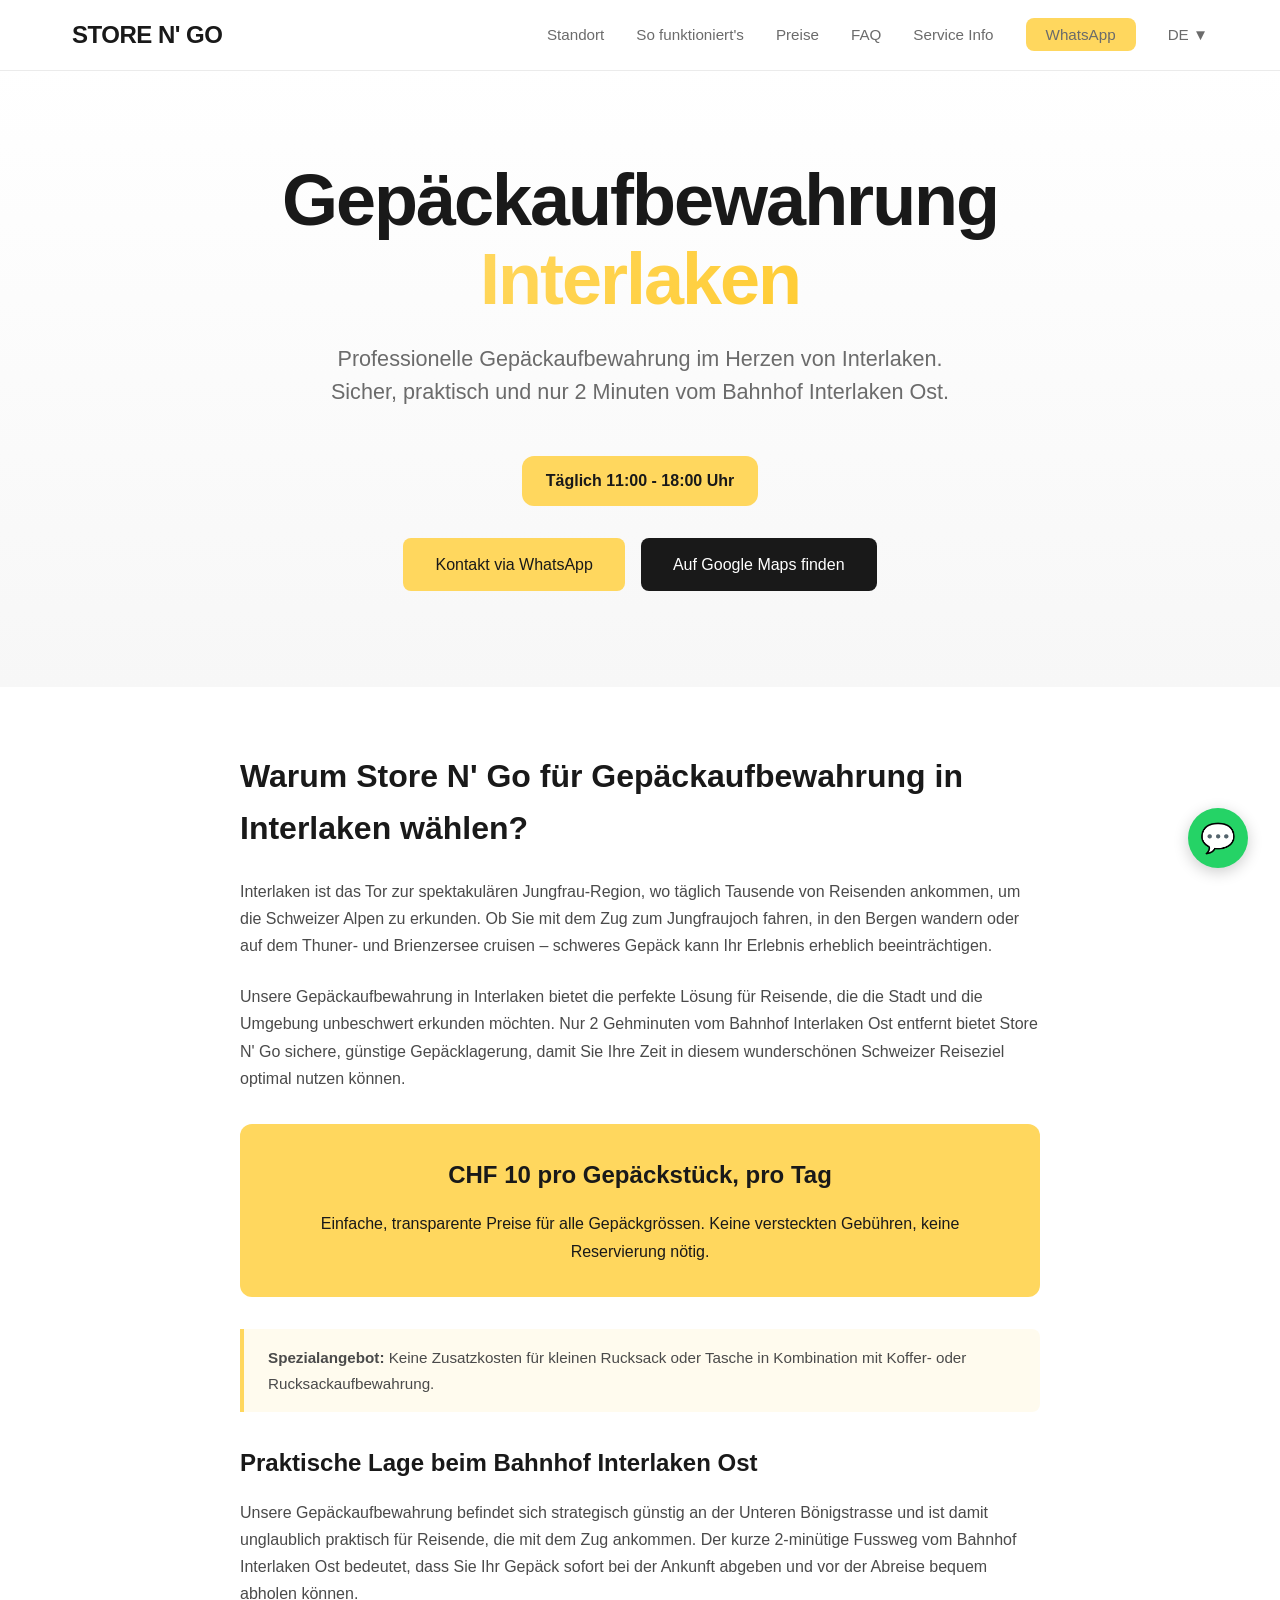
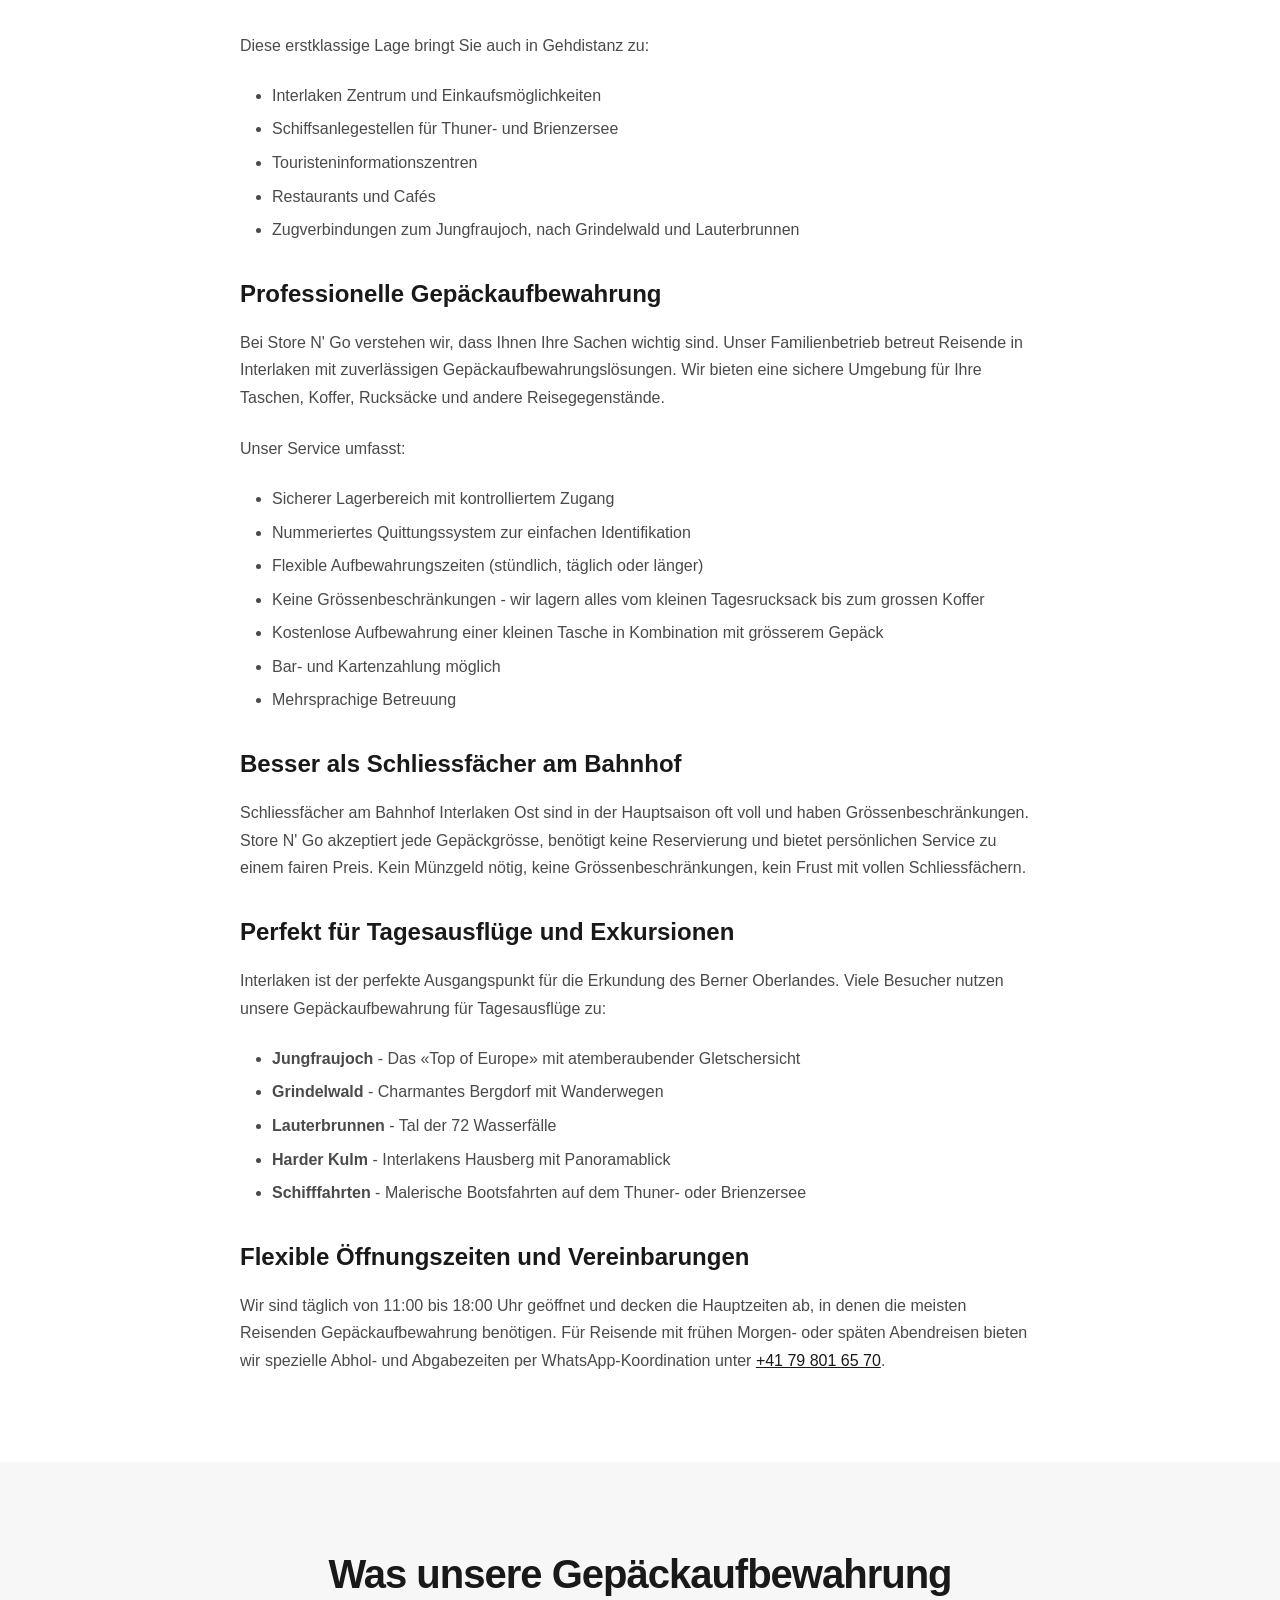
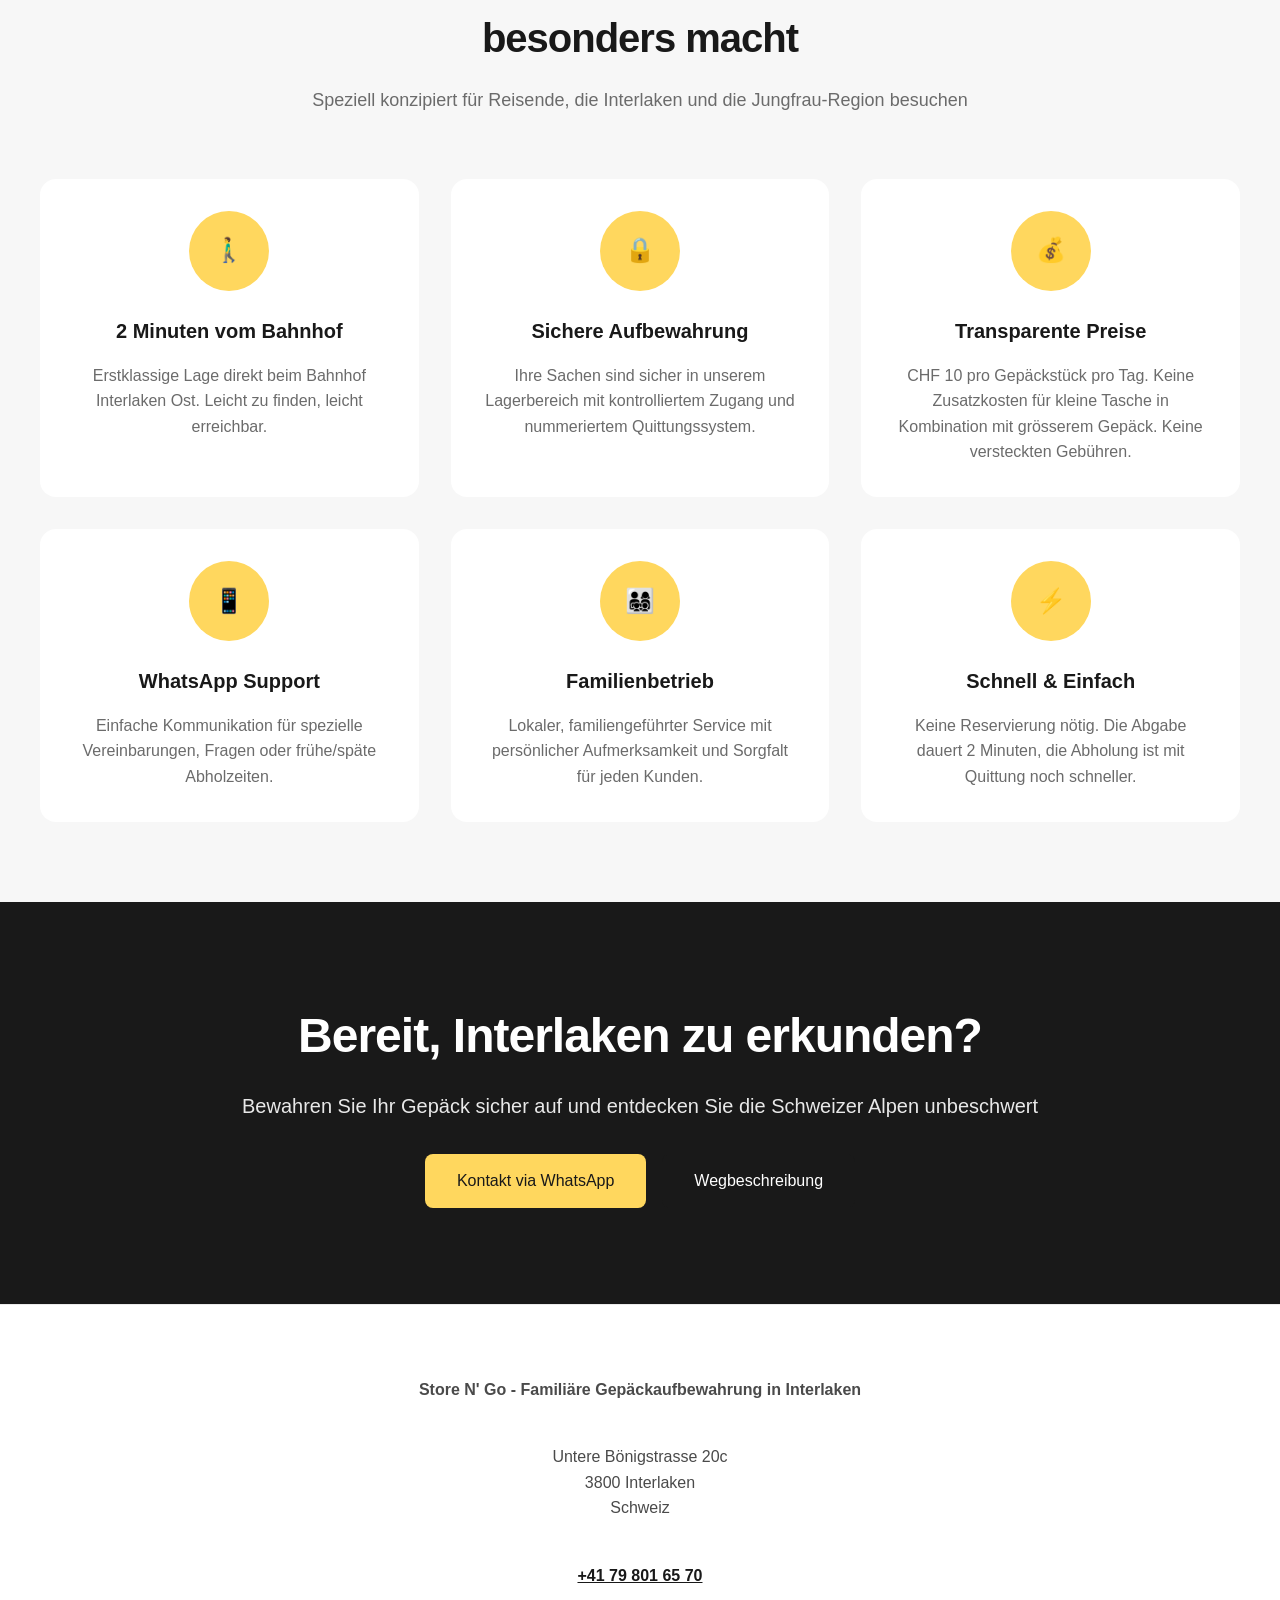
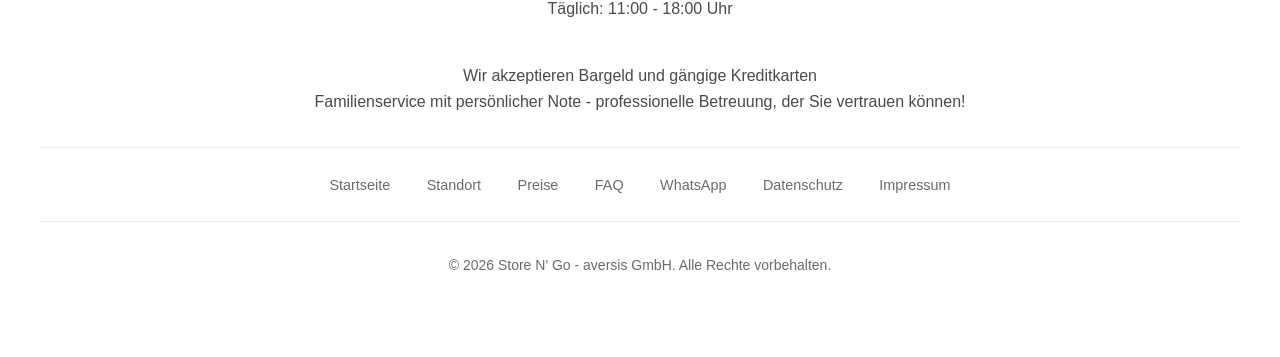
<file: de/luggage-storage-interlaken.html>
<!DOCTYPE html>
<html lang="de">
<head>
    <meta charset="UTF-8">
    <meta name="viewport" content="width=device-width, initial-scale=1.0, maximum-scale=5.0">
    <meta name="mobile-web-app-capable" content="yes">
    <meta name="apple-mobile-web-app-capable" content="yes">
    <title>Gepäckaufbewahrung Interlaken - Beste Gepäcklagerung beim Bahnhof | Store N' Go</title>
    <meta name="description" content="Gepäckaufbewahrung Interlaken - CHF 10/Gepäckstück, 2 Min. vom Bahnhof Interlaken Ost. Sicherer, familiengeführter Service. Keine Reservierung nötig. Täglich 11-18 Uhr. 5-Sterne Google-Bewertung. Besser als Schliessfächer!">
    <meta name="keywords" content="gepäckaufbewahrung interlaken, koffer aufbewahren interlaken, gepäck lagern interlaken, gepäckaufbewahrung interlaken ost, schliessfächer interlaken, gepäck abgeben interlaken, gepäcklagerung interlaken, gepäckaufbewahrung bahnhof interlaken">

    <!-- Google tag (gtag.js) -->
    <script async src="https://www.googletagmanager.com/gtag/js?id=AW-17403698472"></script>
    <script>
        window.dataLayer = window.dataLayer || [];
        function gtag(){dataLayer.push(arguments);}
        gtag('js', new Date());
        if (localStorage.getItem('cookieConsent') === 'accepted') {
            gtag('config', 'AW-17403698472');
        }
    </script>

    <!-- Canonical URL -->
    <link rel="canonical" href="https://store-n-go.com/de/luggage-storage-interlaken">

    <!-- Hreflang Tags -->
    <link rel="alternate" hreflang="en" href="https://store-n-go.com/luggage-storage-interlaken" />
    <link rel="alternate" hreflang="de" href="https://store-n-go.com/de/luggage-storage-interlaken" />
    <link rel="alternate" hreflang="fr" href="https://store-n-go.com/fr/luggage-storage-interlaken" />
    <link rel="alternate" hreflang="it" href="https://store-n-go.com/it/luggage-storage-interlaken" />
    <link rel="alternate" hreflang="es" href="https://store-n-go.com/es/luggage-storage-interlaken" />
    <link rel="alternate" hreflang="x-default" href="https://store-n-go.com/luggage-storage-interlaken" />

    <!-- Favicon -->
    <link rel="icon" type="image/png" href="/favicon-96x96.png" sizes="96x96" />
    <link rel="icon" type="image/svg+xml" href="/favicon.svg" />
    <link rel="shortcut icon" href="/favicon.ico" />
    <link rel="apple-touch-icon" sizes="180x180" href="/apple-touch-icon.png" />
    <meta name="apple-mobile-web-app-title" content="Store N' Go" />
    <link rel="manifest" href="/site.webmanifest" />

    <!-- SEO Meta Tags -->
    <meta name="robots" content="index, follow, max-snippet:-1, max-image-preview:large, max-video-preview:-1">
    <meta name="theme-color" content="#ffd75e">
    <meta name="author" content="Store N' Go - aversis GmbH">
    <meta name="geo.region" content="CH-BE">
    <meta name="geo.placename" content="Interlaken">
    <meta name="geo.position" content="46.6863;7.8632">

    <!-- Open Graph Meta Tags -->
    <meta property="og:title" content="Gepäckaufbewahrung Interlaken - Beste Gepäcklagerung beim Bahnhof | Store N' Go">
    <meta property="og:description" content="Gepäckaufbewahrung Interlaken - CHF 10/Gepäckstück, 2 Min. vom Bahnhof. Keine Reservierung nötig. 5-Sterne bewerteter Familienbetrieb.">
    <meta property="og:url" content="https://store-n-go.com/de/luggage-storage-interlaken">
    <meta property="og:type" content="website">
    <meta property="og:locale" content="de_DE">
    <meta property="og:site_name" content="Store N' Go">
    <meta property="og:image" content="https://store-n-go.com/store-building.jpg">

    <!-- Twitter Card -->
    <meta name="twitter:card" content="summary_large_image">
    <meta name="twitter:title" content="Gepäckaufbewahrung Interlaken - Store N' Go">
    <meta name="twitter:description" content="CHF 10/Gepäckstück, 2 Min. vom Bahnhof Interlaken Ost. Keine Reservierung nötig.">
    <meta name="twitter:image" content="https://store-n-go.com/store-building.jpg">

    <!-- Schema.org Structured Data -->
    <script type="application/ld+json">
    {
        "@context": "https://schema.org",
        "@type": ["LocalBusiness", "TouristInformationCenter"],
        "name": "Store N' Go - Gepäckaufbewahrung Interlaken",
        "url": "https://store-n-go.com/de/luggage-storage-interlaken",
        "telephone": "+41798016570",
        "priceRange": "CHF 10",
        "currenciesAccepted": "CHF",
        "paymentAccepted": "Cash, Credit Card",
        "address": {
            "@type": "PostalAddress",
            "streetAddress": "Untere Bönigstrasse 20c",
            "addressLocality": "Interlaken",
            "postalCode": "3800",
            "addressCountry": "CH",
            "addressRegion": "Bern"
        },
        "geo": {
            "@type": "GeoCoordinates",
            "latitude": 46.686312,
            "longitude": 7.863188
        },
        "openingHoursSpecification": [{
            "@type": "OpeningHoursSpecification",
            "dayOfWeek": ["Monday", "Tuesday", "Wednesday", "Thursday", "Friday", "Saturday", "Sunday"],
            "opens": "11:00",
            "closes": "18:00"
        }],
        "aggregateRating": {
            "@type": "AggregateRating",
            "ratingValue": "5.0",
            "reviewCount": "43"
        },
        "description": "Professionelle Gepäckaufbewahrung in Interlaken. Sichere und praktische Gepäcklagerung nur 2 Gehminuten vom Bahnhof Interlaken Ost.",
        "image": "https://store-n-go.com/store-building.jpg",
        "availableLanguage": ["en", "de", "fr", "it", "es"],
        "sameAs": [
            "https://wa.me/41798016570",
            "https://storengo.ch",
            "https://luggage-storage.ch",
            "https://interlaken-luggage.ch"
        ],
        "hasOfferCatalog": {
            "@type": "OfferCatalog",
            "name": "Gepäckaufbewahrung Interlaken",
            "itemListElement": [{
                "@type": "Offer",
                "itemOffered": {
                    "@type": "Service",
                    "name": "Tägliche Gepäckaufbewahrung",
                    "description": "Sichere Gepäck- und Kofferaufbewahrung in Interlaken"
                },
                "price": "10",
                "priceCurrency": "CHF",
                "availability": "https://schema.org/InStock",
                "areaServed": {
                    "@type": "City",
                    "name": "Interlaken"
                }
            }]
        }
    }
    </script>

    <!-- Breadcrumb Schema -->
    <script type="application/ld+json">
    {
        "@context": "https://schema.org",
        "@type": "BreadcrumbList",
        "itemListElement": [{
            "@type": "ListItem",
            "position": 1,
            "name": "Startseite",
            "item": "https://store-n-go.com/de/"
        }, {
            "@type": "ListItem",
            "position": 2,
            "name": "Gepäckaufbewahrung Interlaken",
            "item": "https://store-n-go.com/de/luggage-storage-interlaken"
        }]
    }
    </script>

    <!-- Stylesheet -->
    <link rel="stylesheet" href="/style.css">
</head>
<body>

    <!-- Navigation -->
    <nav>
        <div class="nav-container">
            <a href="/de/" class="logo">STORE N' GO</a>
            <ul class="nav-links">
                <li><a href="/de/#location">Standort</a></li>
                <li><a href="/de/#how">So funktioniert's</a></li>
                <li><a href="/de/#pricing">Preise</a></li>
                <li><a href="/de/#faq">FAQ</a></li>
                <li><a href="/de/luggage-storage-interlaken.html">Service Info</a></li>
                <li><a href="https://wa.me/41798016570?text=Hallo%2C%20ich%20m%C3%B6chte%20mein%20Gep%C3%A4ck%20aufbewahren" class="nav-cta" target="_blank" rel="noopener">WhatsApp</a></li>
                <li class="language-switcher">
                    <a href="#" class="lang-toggle">DE ▼</a>
                    <div class="lang-dropdown">
                        <a href="/luggage-storage-interlaken.html" class="lang-option">English</a>
                        <a href="/de/luggage-storage-interlaken.html" class="lang-option active">Deutsch</a>
                        <a href="/it/luggage-storage-interlaken.html" class="lang-option">Italiano</a>
                        <a href="/fr/luggage-storage-interlaken.html" class="lang-option">Français</a>
                        <a href="/es/luggage-storage-interlaken.html" class="lang-option">Español</a>
                    </div>
                </li>
            </ul>
            <button class="mobile-menu-btn">
                <span style="font-size: 1.5rem; line-height: 1;">☰</span>
            </button>
        </div>
    </nav>

    <!-- Hero Section -->
    <section class="hero">
        <div class="hero-content">
            <h1>Gepäckaufbewahrung <span>Interlaken</span></h1>
            <p class="hero-subtitle">
                Professionelle Gepäckaufbewahrung im Herzen von Interlaken.<br>
                Sicher, praktisch und nur 2 Minuten vom Bahnhof Interlaken Ost.
            </p>
            <div style="background: var(--yellow); color: var(--dark); padding: 0.75rem 1.5rem; border-radius: 12px; margin-bottom: 2rem; font-weight: 600; display: inline-block;">
                Täglich 11:00 - 18:00 Uhr
            </div>
            <div class="hero-buttons">
                <a href="https://wa.me/41798016570?text=Hallo%2C%20ich%20m%C3%B6chte%20mein%20Gep%C3%A4ck%20aufbewahren" class="btn btn-primary" target="_blank" rel="noopener">
                    Kontakt via WhatsApp
                </a>
                <a href="https://maps.app.goo.gl/u3aZMyUW5fThFyPS7" class="btn btn-secondary" target="_blank" rel="noopener">
                    Auf Google Maps finden
                </a>
            </div>
        </div>
    </section>

    <!-- Main Content -->
    <section class="text-content">
        <div class="text-container">
            <h2>Warum Store N' Go für Gepäckaufbewahrung in Interlaken wählen?</h2>

            <p>Interlaken ist das Tor zur spektakulären Jungfrau-Region, wo täglich Tausende von Reisenden ankommen, um die Schweizer Alpen zu erkunden. Ob Sie mit dem Zug zum Jungfraujoch fahren, in den Bergen wandern oder auf dem Thuner- und Brienzersee cruisen – schweres Gepäck kann Ihr Erlebnis erheblich beeinträchtigen.</p>

            <p>Unsere Gepäckaufbewahrung in Interlaken bietet die perfekte Lösung für Reisende, die die Stadt und die Umgebung unbeschwert erkunden möchten. Nur 2 Gehminuten vom Bahnhof Interlaken Ost entfernt bietet Store N' Go sichere, günstige Gepäcklagerung, damit Sie Ihre Zeit in diesem wunderschönen Schweizer Reiseziel optimal nutzen können.</p>

            <div class="highlight-box">
                <h3>CHF 10 pro Gepäckstück, pro Tag</h3>
                <p>Einfache, transparente Preise für alle Gepäckgrössen. Keine versteckten Gebühren, keine Reservierung nötig.</p>
            </div>

            <div class="pricing-detail">
                <p><strong>Spezialangebot:</strong> Keine Zusatzkosten für kleinen Rucksack oder Tasche in Kombination mit Koffer- oder Rucksackaufbewahrung.</p>
            </div>

            <h3>Praktische Lage beim Bahnhof Interlaken Ost</h3>
            <p>Unsere Gepäckaufbewahrung befindet sich strategisch günstig an der Unteren Bönigstrasse und ist damit unglaublich praktisch für Reisende, die mit dem Zug ankommen. Der kurze 2-minütige Fussweg vom Bahnhof Interlaken Ost bedeutet, dass Sie Ihr Gepäck sofort bei der Ankunft abgeben und vor der Abreise bequem abholen können.</p>

            <p>Diese erstklassige Lage bringt Sie auch in Gehdistanz zu:</p>
            <ul>
                <li>Interlaken Zentrum und Einkaufsmöglichkeiten</li>
                <li>Schiffsanlegestellen für Thuner- und Brienzersee</li>
                <li>Touristeninformationszentren</li>
                <li>Restaurants und Cafés</li>
                <li>Zugverbindungen zum Jungfraujoch, nach Grindelwald und Lauterbrunnen</li>
            </ul>

            <h3>Professionelle Gepäckaufbewahrung</h3>
            <p>Bei Store N' Go verstehen wir, dass Ihnen Ihre Sachen wichtig sind. Unser Familienbetrieb betreut Reisende in Interlaken mit zuverlässigen Gepäckaufbewahrungslösungen. Wir bieten eine sichere Umgebung für Ihre Taschen, Koffer, Rucksäcke und andere Reisegegenstände.</p>

            <p>Unser Service umfasst:</p>
            <ul>
                <li>Sicherer Lagerbereich mit kontrolliertem Zugang</li>
                <li>Nummeriertes Quittungssystem zur einfachen Identifikation</li>
                <li>Flexible Aufbewahrungszeiten (stündlich, täglich oder länger)</li>
                <li>Keine Grössenbeschränkungen - wir lagern alles vom kleinen Tagesrucksack bis zum grossen Koffer</li>
                <li>Kostenlose Aufbewahrung einer kleinen Tasche in Kombination mit grösserem Gepäck</li>
                <li>Bar- und Kartenzahlung möglich</li>
                <li>Mehrsprachige Betreuung</li>
            </ul>

            <h3>Besser als Schliessfächer am Bahnhof</h3>
            <p>Schliessfächer am Bahnhof Interlaken Ost sind in der Hauptsaison oft voll und haben Grössenbeschränkungen. Store N' Go akzeptiert jede Gepäckgrösse, benötigt keine Reservierung und bietet persönlichen Service zu einem fairen Preis. Kein Münzgeld nötig, keine Grössenbeschränkungen, kein Frust mit vollen Schliessfächern.</p>

            <h3>Perfekt für Tagesausflüge und Exkursionen</h3>
            <p>Interlaken ist der perfekte Ausgangspunkt für die Erkundung des Berner Oberlandes. Viele Besucher nutzen unsere Gepäckaufbewahrung für Tagesausflüge zu:</p>
            <ul>
                <li><strong>Jungfraujoch</strong> - Das «Top of Europe» mit atemberaubender Gletschersicht</li>
                <li><strong>Grindelwald</strong> - Charmantes Bergdorf mit Wanderwegen</li>
                <li><strong>Lauterbrunnen</strong> - Tal der 72 Wasserfälle</li>
                <li><strong>Harder Kulm</strong> - Interlakens Hausberg mit Panoramablick</li>
                <li><strong>Schifffahrten</strong> - Malerische Bootsfahrten auf dem Thuner- oder Brienzersee</li>
            </ul>

            <h3>Flexible Öffnungszeiten und Vereinbarungen</h3>
            <p>Wir sind täglich von 11:00 bis 18:00 Uhr geöffnet und decken die Hauptzeiten ab, in denen die meisten Reisenden Gepäckaufbewahrung benötigen. Für Reisende mit frühen Morgen- oder späten Abendreisen bieten wir spezielle Abhol- und Abgabezeiten per WhatsApp-Koordination unter <a href="https://wa.me/41798016570" style="color: var(--dark); font-weight: 500;">+41 79 801 65 70</a>.</p>
        </div>
    </section>

    <!-- Features Section -->
    <section class="features-section">
        <div class="section-header">
            <h2>Was unsere Gepäckaufbewahrung besonders macht</h2>
            <p>Speziell konzipiert für Reisende, die Interlaken und die Jungfrau-Region besuchen</p>
        </div>

        <div class="features-grid">
            <div class="feature-card">
                <div class="feature-icon">🚶‍♂️</div>
                <h3>2 Minuten vom Bahnhof</h3>
                <p>Erstklassige Lage direkt beim Bahnhof Interlaken Ost. Leicht zu finden, leicht erreichbar.</p>
            </div>

            <div class="feature-card">
                <div class="feature-icon">🔒</div>
                <h3>Sichere Aufbewahrung</h3>
                <p>Ihre Sachen sind sicher in unserem Lagerbereich mit kontrolliertem Zugang und nummeriertem Quittungssystem.</p>
            </div>

            <div class="feature-card">
                <div class="feature-icon">💰</div>
                <h3>Transparente Preise</h3>
                <p>CHF 10 pro Gepäckstück pro Tag. Keine Zusatzkosten für kleine Tasche in Kombination mit grösserem Gepäck. Keine versteckten Gebühren.</p>
            </div>

            <div class="feature-card">
                <div class="feature-icon">📱</div>
                <h3>WhatsApp Support</h3>
                <p>Einfache Kommunikation für spezielle Vereinbarungen, Fragen oder frühe/späte Abholzeiten.</p>
            </div>

            <div class="feature-card">
                <div class="feature-icon">👨‍👩‍👧‍👦</div>
                <h3>Familienbetrieb</h3>
                <p>Lokaler, familiengeführter Service mit persönlicher Aufmerksamkeit und Sorgfalt für jeden Kunden.</p>
            </div>

            <div class="feature-card">
                <div class="feature-icon">⚡</div>
                <h3>Schnell & Einfach</h3>
                <p>Keine Reservierung nötig. Die Abgabe dauert 2 Minuten, die Abholung ist mit Quittung noch schneller.</p>
            </div>
        </div>
    </section>

    <!-- CTA Section -->
    <section class="cta">
        <h2>Bereit, Interlaken zu erkunden?</h2>
        <p>Bewahren Sie Ihr Gepäck sicher auf und entdecken Sie die Schweizer Alpen unbeschwert</p>
        <div class="hero-buttons">
            <a href="https://wa.me/41798016570?text=Hallo%2C%20ich%20m%C3%B6chte%20mein%20Gep%C3%A4ck%20aufbewahren" class="btn btn-primary" target="_blank" rel="noopener">
                Kontakt via WhatsApp
            </a>
            <a href="https://maps.app.goo.gl/u3aZMyUW5fThFyPS7" class="btn btn-secondary" target="_blank" rel="noopener">
                Wegbeschreibung
            </a>
        </div>
    </section>

    <!-- Footer -->
    <footer>
        <div class="footer-content" style="display: block; text-align: center;">
            <div class="footer-info">
                <p><strong>Store N' Go - Familiäre Gepäckaufbewahrung in Interlaken</strong></p>
                <br>
                <p>Untere Bönigstrasse 20c<br>
                3800 Interlaken<br>
                Schweiz</p>
                <br>
                <p><a href="https://wa.me/41798016570" style="color: var(--dark); font-weight: 600;">+41 79 801 65 70</a></p>
                <p>Täglich: 11:00 - 18:00 Uhr</p>
                <br>
                <p>Wir akzeptieren Bargeld und gängige Kreditkarten<br>
                Familienservice mit persönlicher Note - professionelle Betreuung, der Sie vertrauen können!</p>
            </div>
            <div class="footer-links">
                <a href="/de/">Startseite</a>
                <a href="/de/#location">Standort</a>
                <a href="/de/#pricing">Preise</a>
                <a href="/de/#faq">FAQ</a>
                <a href="https://wa.me/41798016570" target="_blank" rel="noopener">WhatsApp</a>
                <a href="/privacy-policy.html">Datenschutz</a>
                <a href="/impressum.html">Impressum</a>
            </div>
            <div class="footer-bottom">
                <p>© 2026 Store N' Go - aversis GmbH. Alle Rechte vorbehalten.</p>
            </div>
        </div>
    </footer>

    <!-- Floating Messenger Button -->
    <div class="messenger-fab" id="messengerFab">
        <button class="fab-toggle" onclick="toggleMessenger()" aria-label="Kontaktieren Sie uns">
            <span>💬</span>
        </button>
        <div class="fab-options" id="fabOptions">
            <a href="https://wa.me/41798016570?text=Hallo%2C%20ich%20brauche%20Gep%C3%A4ckaufbewahrung%20in%20Interlaken" class="fab-option whatsapp" target="_blank" rel="noopener">
                WhatsApp
            </a>
            <a href="tel:+41798016570" class="fab-option phone">
                Anrufen
            </a>
            <a href="sms:+41798016570" class="fab-option sms">
                SMS
            </a>
        </div>
    </div>

    <script>
        // Mobile menu
        document.querySelector('.mobile-menu-btn').addEventListener('click', function() {
            const navLinks = document.querySelector('.nav-links');
            navLinks.classList.toggle('active');
        });

        // Logo click to home
        document.querySelector('.logo').addEventListener('click', function(e) {
            e.preventDefault();
            window.location.href = '/de/';
        });

        // Messenger FAB toggle
        function toggleMessenger() {
            const options = document.getElementById('fabOptions');
            options.classList.toggle('show');
        }

        // Close FAB when clicking outside
        document.addEventListener('click', function(e) {
            const fab = document.getElementById('messengerFab');
            if (!fab.contains(e.target)) {
                document.getElementById('fabOptions').classList.remove('show');
            }
        });
    </script>
</body>
</html>
</file>
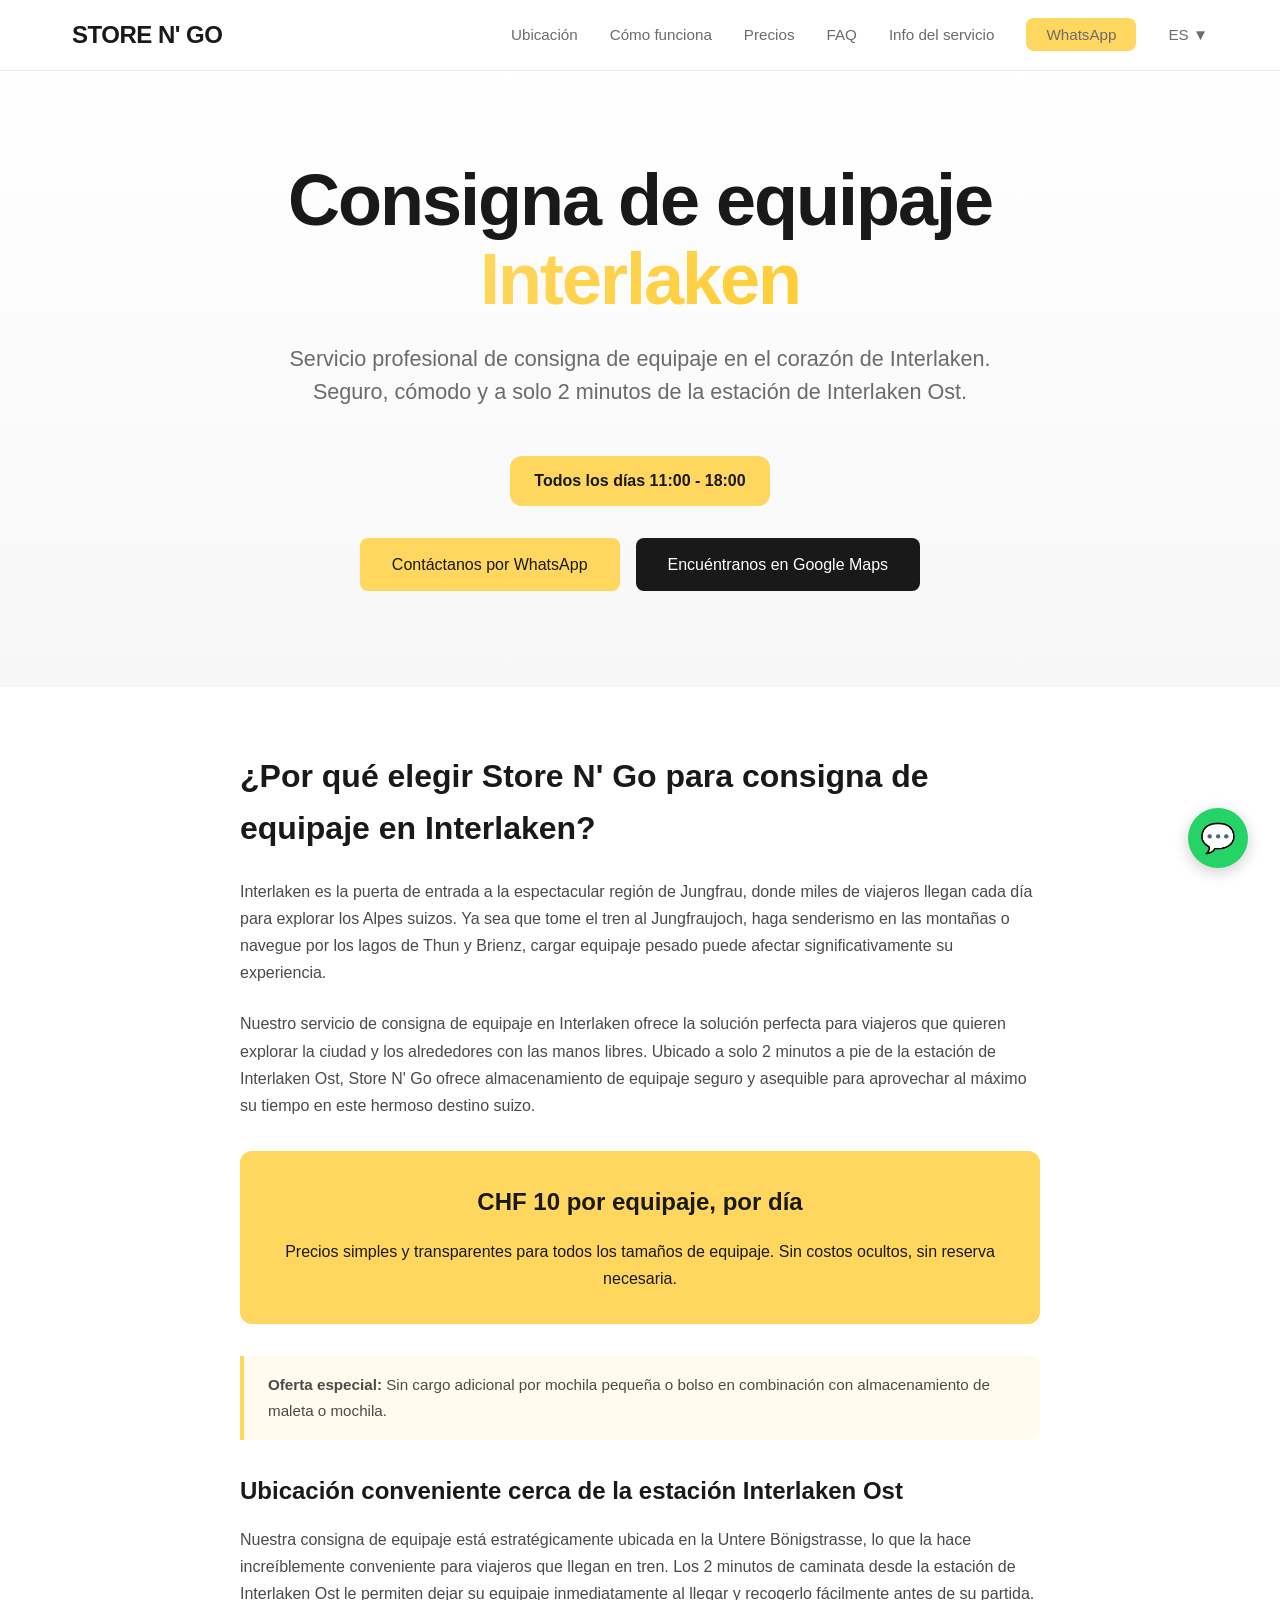
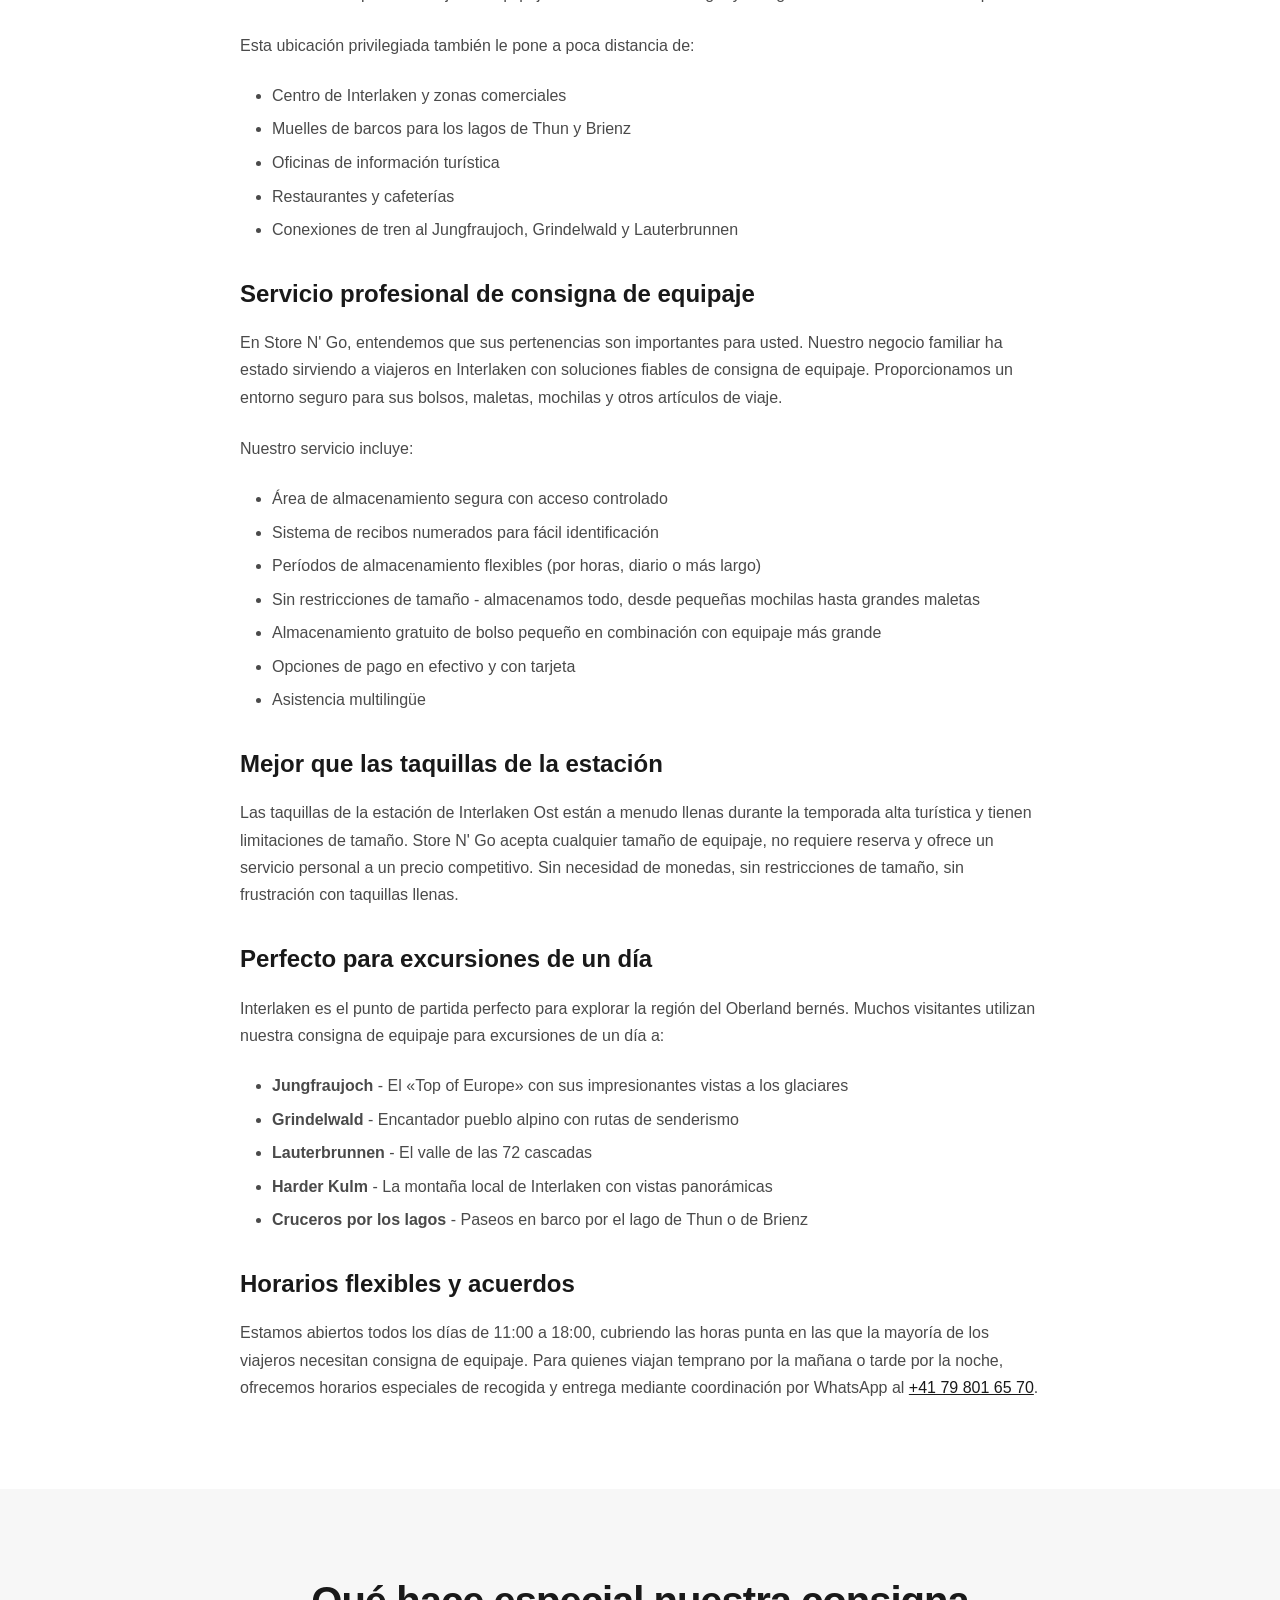
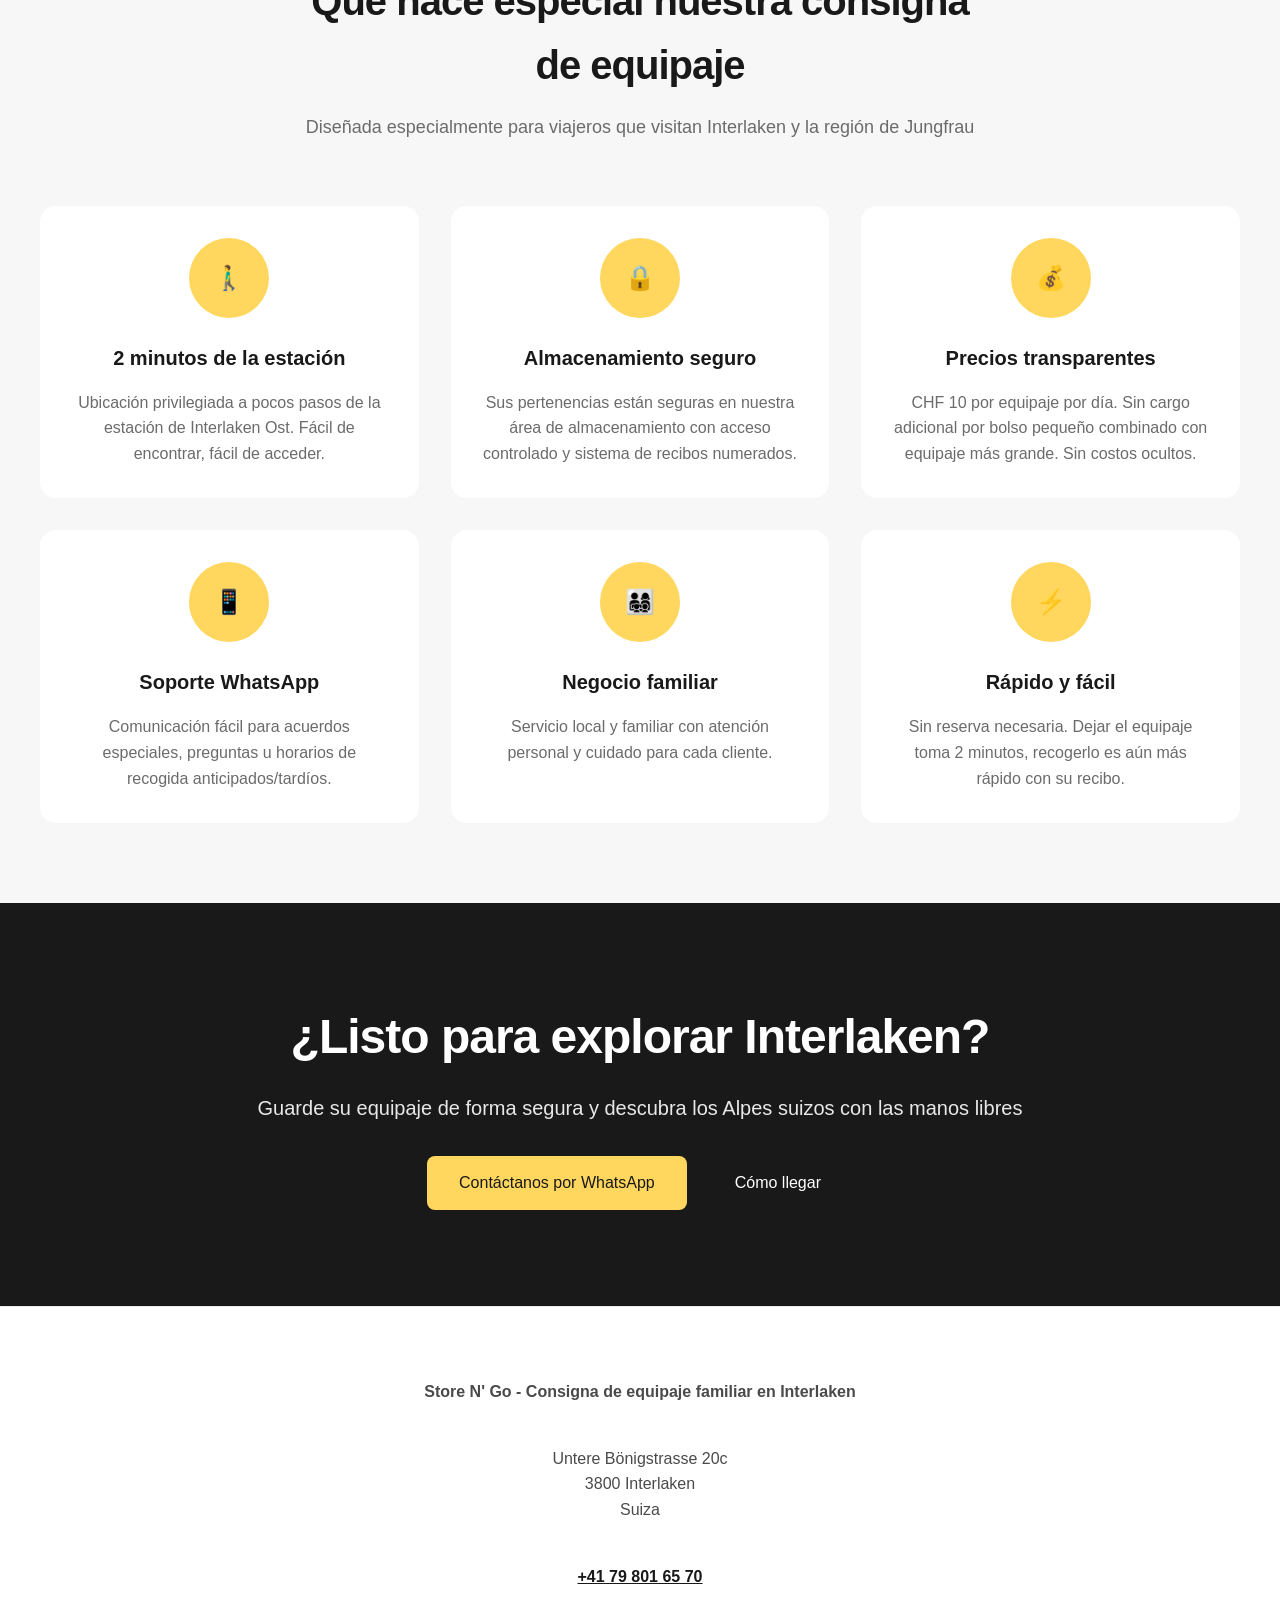
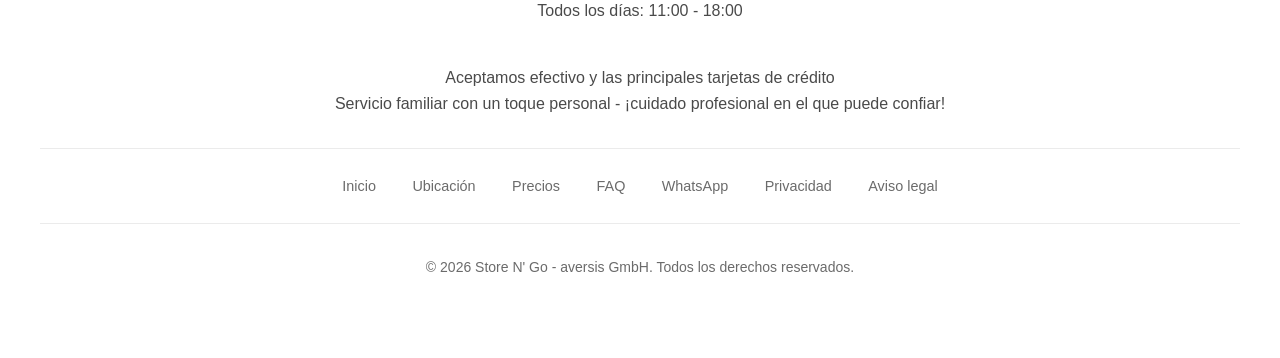
<file: es/luggage-storage-interlaken.html>
<!DOCTYPE html>
<html lang="es">
<head>
    <meta charset="UTF-8">
    <meta name="viewport" content="width=device-width, initial-scale=1.0, maximum-scale=5.0">
    <meta name="mobile-web-app-capable" content="yes">
    <meta name="apple-mobile-web-app-capable" content="yes">
    <title>Consigna de equipaje Interlaken - Mejor almacenamiento cerca de la estación | Store N' Go</title>
    <meta name="description" content="Consigna de equipaje Interlaken - CHF 10/equipaje, 2 min de la estación Interlaken Ost. Servicio seguro y familiar. Reserva online o pásate directamente. Abierto todos los días 11-18h. 5 estrellas Google. ¡Mejor que las taquillas de la estación!">
    <meta name="keywords" content="consigna equipaje interlaken, guardar equipaje interlaken, almacenamiento equipaje interlaken, taquillas equipaje interlaken, dejar equipaje interlaken, consigna interlaken ost, custodia equipaje interlaken">

    <!-- Google tag (gtag.js) -->
    <script async src="https://www.googletagmanager.com/gtag/js?id=AW-17403698472"></script>
    <script>
        window.dataLayer = window.dataLayer || [];
        function gtag(){dataLayer.push(arguments);}
        gtag('js', new Date());
        if (localStorage.getItem('cookieConsent') === 'accepted') {
            gtag('config', 'AW-17403698472');
        }
    </script>

    <!-- Canonical URL -->
    <link rel="canonical" href="https://store-n-go.com/es/luggage-storage-interlaken">

    <!-- Hreflang Tags -->
    <link rel="alternate" hreflang="en" href="https://store-n-go.com/luggage-storage-interlaken" />
    <link rel="alternate" hreflang="de" href="https://store-n-go.com/de/luggage-storage-interlaken" />
    <link rel="alternate" hreflang="fr" href="https://store-n-go.com/fr/luggage-storage-interlaken" />
    <link rel="alternate" hreflang="it" href="https://store-n-go.com/it/luggage-storage-interlaken" />
    <link rel="alternate" hreflang="es" href="https://store-n-go.com/es/luggage-storage-interlaken" />
    <link rel="alternate" hreflang="x-default" href="https://store-n-go.com/luggage-storage-interlaken" />

    <!-- Favicon -->
    <link rel="icon" type="image/png" href="/favicon-96x96.png" sizes="96x96" />
    <link rel="icon" type="image/svg+xml" href="/favicon.svg" />
    <link rel="shortcut icon" href="/favicon.ico" />
    <link rel="apple-touch-icon" sizes="180x180" href="/apple-touch-icon.png" />
    <meta name="apple-mobile-web-app-title" content="Store N' Go" />
    <link rel="manifest" href="/site.webmanifest" />

    <!-- SEO Meta Tags -->
    <meta name="robots" content="index, follow, max-snippet:-1, max-image-preview:large, max-video-preview:-1">
    <meta name="theme-color" content="#ffd75e">
    <meta name="author" content="Store N' Go - aversis GmbH">
    <meta name="geo.region" content="CH-BE">
    <meta name="geo.placename" content="Interlaken">
    <meta name="geo.position" content="46.6863;7.8632">

    <!-- Open Graph Meta Tags -->
    <meta property="og:title" content="Consigna de equipaje Interlaken - Mejor almacenamiento cerca de la estación | Store N' Go">
    <meta property="og:description" content="Consigna de equipaje Interlaken - CHF 10/equipaje, 2 min de la estación. Reserva online o pásate directamente. Negocio familiar con 5 estrellas.">
    <meta property="og:url" content="https://store-n-go.com/es/luggage-storage-interlaken">
    <meta property="og:type" content="website">
    <meta property="og:locale" content="es_ES">
    <meta property="og:site_name" content="Store N' Go">
    <meta property="og:image" content="https://store-n-go.com/store-building.jpg">

    <!-- Twitter Card -->
    <meta name="twitter:card" content="summary_large_image">
    <meta name="twitter:title" content="Consigna de equipaje Interlaken - Store N' Go">
    <meta name="twitter:description" content="CHF 10/equipaje, 2 min de la estación Interlaken Ost. Reserva online o pásate directamente.">
    <meta name="twitter:image" content="https://store-n-go.com/store-building.jpg">

    <!-- Schema.org Structured Data -->
    <script type="application/ld+json">
    {
        "@context": "https://schema.org",
        "@type": ["LocalBusiness", "TouristInformationCenter"],
        "name": "Store N' Go - Consigna de equipaje Interlaken",
        "url": "https://store-n-go.com/es/luggage-storage-interlaken",
        "telephone": "+41798016570",
        "priceRange": "CHF 10",
        "currenciesAccepted": "CHF",
        "paymentAccepted": "Cash, Credit Card",
        "address": {
            "@type": "PostalAddress",
            "streetAddress": "Untere Bönigstrasse 20c",
            "addressLocality": "Interlaken",
            "postalCode": "3800",
            "addressCountry": "CH",
            "addressRegion": "Bern"
        },
        "geo": {
            "@type": "GeoCoordinates",
            "latitude": 46.686312,
            "longitude": 7.863188
        },
        "openingHoursSpecification": [{
            "@type": "OpeningHoursSpecification",
            "dayOfWeek": ["Monday", "Tuesday", "Wednesday", "Thursday", "Friday", "Saturday", "Sunday"],
            "opens": "11:00",
            "closes": "18:00"
        }],
        "aggregateRating": {
            "@type": "AggregateRating",
            "ratingValue": "5.0",
            "reviewCount": "43"
        },
        "description": "Servicio profesional de consigna de equipaje en Interlaken. Almacenamiento seguro y cómodo a solo 2 minutos a pie de la estación de Interlaken Ost.",
        "image": "https://store-n-go.com/store-building.jpg",
        "availableLanguage": ["en", "de", "fr", "it", "es"],
        "sameAs": [
            "https://wa.me/41798016570",
            "https://storengo.ch",
            "https://luggage-storage.ch",
            "https://interlaken-luggage.ch"
        ],
        "hasOfferCatalog": {
            "@type": "OfferCatalog",
            "name": "Servicios de consigna de equipaje Interlaken",
            "itemListElement": [{
                "@type": "Offer",
                "itemOffered": {
                    "@type": "Service",
                    "name": "Consigna de equipaje diaria",
                    "description": "Servicio seguro de consigna de equipaje en Interlaken"
                },
                "price": "10",
                "priceCurrency": "CHF",
                "availability": "https://schema.org/InStock",
                "areaServed": {
                    "@type": "City",
                    "name": "Interlaken"
                }
            }]
        }
    }
    </script>

    <!-- Breadcrumb Schema -->
    <script type="application/ld+json">
    {
        "@context": "https://schema.org",
        "@type": "BreadcrumbList",
        "itemListElement": [{
            "@type": "ListItem",
            "position": 1,
            "name": "Inicio",
            "item": "https://store-n-go.com/es/"
        }, {
            "@type": "ListItem",
            "position": 2,
            "name": "Consigna de equipaje Interlaken",
            "item": "https://store-n-go.com/es/luggage-storage-interlaken"
        }]
    }
    </script>

    <!-- Stylesheet -->
    <link rel="stylesheet" href="/style.css">
</head>
<body>

    <!-- Navigation -->
    <nav>
        <div class="nav-container">
            <a href="/es/" class="logo">STORE N' GO</a>
            <ul class="nav-links">
                <li><a href="/es/#location">Ubicación</a></li>
                <li><a href="/es/#how">Cómo funciona</a></li>
                <li><a href="/es/#pricing">Precios</a></li>
                <li><a href="/es/#faq">FAQ</a></li>
                <li><a href="/es/luggage-storage-interlaken.html">Info del servicio</a></li>
                <li><a href="https://wa.me/41798016570?text=Hola%2C%20me%20gustar%C3%ADa%20guardar%20mi%20equipaje" class="nav-cta" target="_blank" rel="noopener">WhatsApp</a></li>
                <li class="language-switcher">
                    <a href="#" class="lang-toggle">ES ▼</a>
                    <div class="lang-dropdown">
                        <a href="/luggage-storage-interlaken.html" class="lang-option">English</a>
                        <a href="/de/luggage-storage-interlaken.html" class="lang-option">Deutsch</a>
                        <a href="/it/luggage-storage-interlaken.html" class="lang-option">Italiano</a>
                        <a href="/fr/luggage-storage-interlaken.html" class="lang-option">Français</a>
                        <a href="/es/luggage-storage-interlaken.html" class="lang-option active">Español</a>
                    </div>
                </li>
            </ul>
            <button class="mobile-menu-btn">
                <span style="font-size: 1.5rem; line-height: 1;">☰</span>
            </button>
        </div>
    </nav>

    <!-- Hero Section -->
    <section class="hero">
        <div class="hero-content">
            <h1>Consigna de equipaje <span>Interlaken</span></h1>
            <p class="hero-subtitle">
                Servicio profesional de consigna de equipaje en el corazón de Interlaken.<br>
                Seguro, cómodo y a solo 2 minutos de la estación de Interlaken Ost.
            </p>
            <div style="background: var(--yellow); color: var(--dark); padding: 0.75rem 1.5rem; border-radius: 12px; margin-bottom: 2rem; font-weight: 600; display: inline-block;">
                Todos los días 11:00 - 18:00
            </div>
            <div class="hero-buttons">
                <a href="https://wa.me/41798016570?text=Hola%2C%20me%20gustar%C3%ADa%20guardar%20mi%20equipaje" class="btn btn-primary" target="_blank" rel="noopener">
                    Contáctanos por WhatsApp
                </a>
                <a href="https://maps.app.goo.gl/u3aZMyUW5fThFyPS7" class="btn btn-secondary" target="_blank" rel="noopener">
                    Encuéntranos en Google Maps
                </a>
            </div>
        </div>
    </section>

    <!-- Main Content -->
    <section class="text-content">
        <div class="text-container">
            <h2>¿Por qué elegir Store N' Go para consigna de equipaje en Interlaken?</h2>

            <p>Interlaken es la puerta de entrada a la espectacular región de Jungfrau, donde miles de viajeros llegan cada día para explorar los Alpes suizos. Ya sea que tome el tren al Jungfraujoch, haga senderismo en las montañas o navegue por los lagos de Thun y Brienz, cargar equipaje pesado puede afectar significativamente su experiencia.</p>

            <p>Nuestro servicio de consigna de equipaje en Interlaken ofrece la solución perfecta para viajeros que quieren explorar la ciudad y los alrededores con las manos libres. Ubicado a solo 2 minutos a pie de la estación de Interlaken Ost, Store N' Go ofrece almacenamiento de equipaje seguro y asequible para aprovechar al máximo su tiempo en este hermoso destino suizo.</p>

            <div class="highlight-box">
                <h3>CHF 10 por equipaje, por día</h3>
                <p>Precios simples y transparentes para todos los tamaños de equipaje. Sin costos ocultos, sin reserva necesaria.</p>
            </div>

            <div class="pricing-detail">
                <p><strong>Oferta especial:</strong> Sin cargo adicional por mochila pequeña o bolso en combinación con almacenamiento de maleta o mochila.</p>
            </div>

            <h3>Ubicación conveniente cerca de la estación Interlaken Ost</h3>
            <p>Nuestra consigna de equipaje está estratégicamente ubicada en la Untere Bönigstrasse, lo que la hace increíblemente conveniente para viajeros que llegan en tren. Los 2 minutos de caminata desde la estación de Interlaken Ost le permiten dejar su equipaje inmediatamente al llegar y recogerlo fácilmente antes de su partida.</p>

            <p>Esta ubicación privilegiada también le pone a poca distancia de:</p>
            <ul>
                <li>Centro de Interlaken y zonas comerciales</li>
                <li>Muelles de barcos para los lagos de Thun y Brienz</li>
                <li>Oficinas de información turística</li>
                <li>Restaurantes y cafeterías</li>
                <li>Conexiones de tren al Jungfraujoch, Grindelwald y Lauterbrunnen</li>
            </ul>

            <h3>Servicio profesional de consigna de equipaje</h3>
            <p>En Store N' Go, entendemos que sus pertenencias son importantes para usted. Nuestro negocio familiar ha estado sirviendo a viajeros en Interlaken con soluciones fiables de consigna de equipaje. Proporcionamos un entorno seguro para sus bolsos, maletas, mochilas y otros artículos de viaje.</p>

            <p>Nuestro servicio incluye:</p>
            <ul>
                <li>Área de almacenamiento segura con acceso controlado</li>
                <li>Sistema de recibos numerados para fácil identificación</li>
                <li>Períodos de almacenamiento flexibles (por horas, diario o más largo)</li>
                <li>Sin restricciones de tamaño - almacenamos todo, desde pequeñas mochilas hasta grandes maletas</li>
                <li>Almacenamiento gratuito de bolso pequeño en combinación con equipaje más grande</li>
                <li>Opciones de pago en efectivo y con tarjeta</li>
                <li>Asistencia multilingüe</li>
            </ul>

            <h3>Mejor que las taquillas de la estación</h3>
            <p>Las taquillas de la estación de Interlaken Ost están a menudo llenas durante la temporada alta turística y tienen limitaciones de tamaño. Store N' Go acepta cualquier tamaño de equipaje, no requiere reserva y ofrece un servicio personal a un precio competitivo. Sin necesidad de monedas, sin restricciones de tamaño, sin frustración con taquillas llenas.</p>

            <h3>Perfecto para excursiones de un día</h3>
            <p>Interlaken es el punto de partida perfecto para explorar la región del Oberland bernés. Muchos visitantes utilizan nuestra consigna de equipaje para excursiones de un día a:</p>
            <ul>
                <li><strong>Jungfraujoch</strong> - El «Top of Europe» con sus impresionantes vistas a los glaciares</li>
                <li><strong>Grindelwald</strong> - Encantador pueblo alpino con rutas de senderismo</li>
                <li><strong>Lauterbrunnen</strong> - El valle de las 72 cascadas</li>
                <li><strong>Harder Kulm</strong> - La montaña local de Interlaken con vistas panorámicas</li>
                <li><strong>Cruceros por los lagos</strong> - Paseos en barco por el lago de Thun o de Brienz</li>
            </ul>

            <h3>Horarios flexibles y acuerdos</h3>
            <p>Estamos abiertos todos los días de 11:00 a 18:00, cubriendo las horas punta en las que la mayoría de los viajeros necesitan consigna de equipaje. Para quienes viajan temprano por la mañana o tarde por la noche, ofrecemos horarios especiales de recogida y entrega mediante coordinación por WhatsApp al <a href="https://wa.me/41798016570" style="color: var(--dark); font-weight: 500;">+41 79 801 65 70</a>.</p>
        </div>
    </section>

    <!-- Features Section -->
    <section class="features-section">
        <div class="section-header">
            <h2>Qué hace especial nuestra consigna de equipaje</h2>
            <p>Diseñada especialmente para viajeros que visitan Interlaken y la región de Jungfrau</p>
        </div>

        <div class="features-grid">
            <div class="feature-card">
                <div class="feature-icon">🚶‍♂️</div>
                <h3>2 minutos de la estación</h3>
                <p>Ubicación privilegiada a pocos pasos de la estación de Interlaken Ost. Fácil de encontrar, fácil de acceder.</p>
            </div>

            <div class="feature-card">
                <div class="feature-icon">🔒</div>
                <h3>Almacenamiento seguro</h3>
                <p>Sus pertenencias están seguras en nuestra área de almacenamiento con acceso controlado y sistema de recibos numerados.</p>
            </div>

            <div class="feature-card">
                <div class="feature-icon">💰</div>
                <h3>Precios transparentes</h3>
                <p>CHF 10 por equipaje por día. Sin cargo adicional por bolso pequeño combinado con equipaje más grande. Sin costos ocultos.</p>
            </div>

            <div class="feature-card">
                <div class="feature-icon">📱</div>
                <h3>Soporte WhatsApp</h3>
                <p>Comunicación fácil para acuerdos especiales, preguntas u horarios de recogida anticipados/tardíos.</p>
            </div>

            <div class="feature-card">
                <div class="feature-icon">👨‍👩‍👧‍👦</div>
                <h3>Negocio familiar</h3>
                <p>Servicio local y familiar con atención personal y cuidado para cada cliente.</p>
            </div>

            <div class="feature-card">
                <div class="feature-icon">⚡</div>
                <h3>Rápido y fácil</h3>
                <p>Sin reserva necesaria. Dejar el equipaje toma 2 minutos, recogerlo es aún más rápido con su recibo.</p>
            </div>
        </div>
    </section>

    <!-- CTA Section -->
    <section class="cta">
        <h2>¿Listo para explorar Interlaken?</h2>
        <p>Guarde su equipaje de forma segura y descubra los Alpes suizos con las manos libres</p>
        <div class="hero-buttons">
            <a href="https://wa.me/41798016570?text=Hola%2C%20me%20gustar%C3%ADa%20guardar%20mi%20equipaje" class="btn btn-primary" target="_blank" rel="noopener">
                Contáctanos por WhatsApp
            </a>
            <a href="https://maps.app.goo.gl/u3aZMyUW5fThFyPS7" class="btn btn-secondary" target="_blank" rel="noopener">
                Cómo llegar
            </a>
        </div>
    </section>

    <!-- Footer -->
    <footer>
        <div class="footer-content" style="display: block; text-align: center;">
            <div class="footer-info">
                <p><strong>Store N' Go - Consigna de equipaje familiar en Interlaken</strong></p>
                <br>
                <p>Untere Bönigstrasse 20c<br>
                3800 Interlaken<br>
                Suiza</p>
                <br>
                <p><a href="https://wa.me/41798016570" style="color: var(--dark); font-weight: 600;">+41 79 801 65 70</a></p>
                <p>Todos los días: 11:00 - 18:00</p>
                <br>
                <p>Aceptamos efectivo y las principales tarjetas de crédito<br>
                Servicio familiar con un toque personal - ¡cuidado profesional en el que puede confiar!</p>
            </div>
            <div class="footer-links">
                <a href="/es/">Inicio</a>
                <a href="/es/#location">Ubicación</a>
                <a href="/es/#pricing">Precios</a>
                <a href="/es/#faq">FAQ</a>
                <a href="https://wa.me/41798016570" target="_blank" rel="noopener">WhatsApp</a>
                <a href="/privacy-policy.html">Privacidad</a>
                <a href="/impressum.html">Aviso legal</a>
            </div>
            <div class="footer-bottom">
                <p>© 2026 Store N' Go - aversis GmbH. Todos los derechos reservados.</p>
            </div>
        </div>
    </footer>

    <!-- Floating Messenger Button -->
    <div class="messenger-fab" id="messengerFab">
        <button class="fab-toggle" onclick="toggleMessenger()" aria-label="Contáctanos">
            <span>💬</span>
        </button>
        <div class="fab-options" id="fabOptions">
            <a href="https://wa.me/41798016570?text=Hola%2C%20necesito%20consigna%20de%20equipaje%20en%20Interlaken" class="fab-option whatsapp" target="_blank" rel="noopener">
                WhatsApp
            </a>
            <a href="tel:+41798016570" class="fab-option phone">
                Llamar
            </a>
            <a href="sms:+41798016570" class="fab-option sms">
                SMS
            </a>
        </div>
    </div>

    <script>
        // Mobile menu
        document.querySelector('.mobile-menu-btn').addEventListener('click', function() {
            const navLinks = document.querySelector('.nav-links');
            navLinks.classList.toggle('active');
        });

        // Logo click to home
        document.querySelector('.logo').addEventListener('click', function(e) {
            e.preventDefault();
            window.location.href = '/es/';
        });

        // Messenger FAB toggle
        function toggleMessenger() {
            const options = document.getElementById('fabOptions');
            options.classList.toggle('show');
        }

        // Close FAB when clicking outside
        document.addEventListener('click', function(e) {
            const fab = document.getElementById('messengerFab');
            if (!fab.contains(e.target)) {
                document.getElementById('fabOptions').classList.remove('show');
            }
        });
    </script>
</body>
</html>
</file>
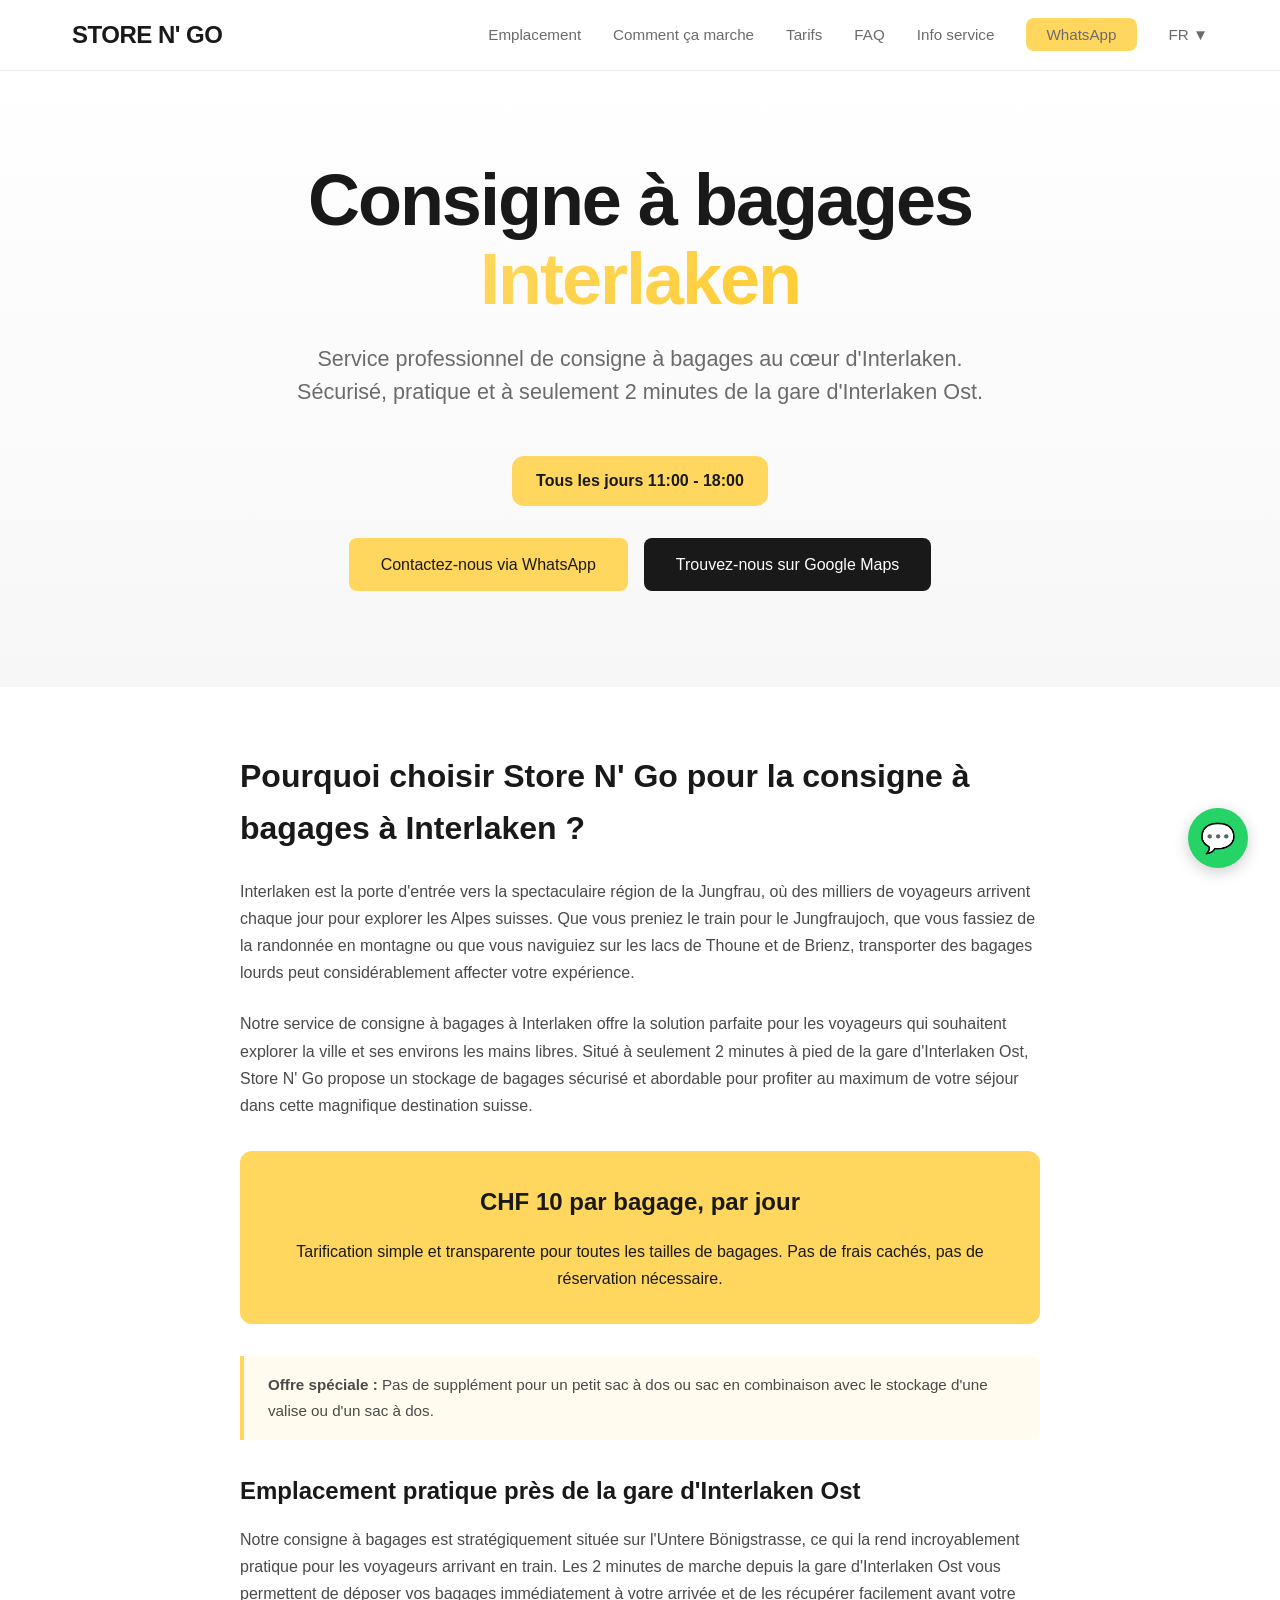
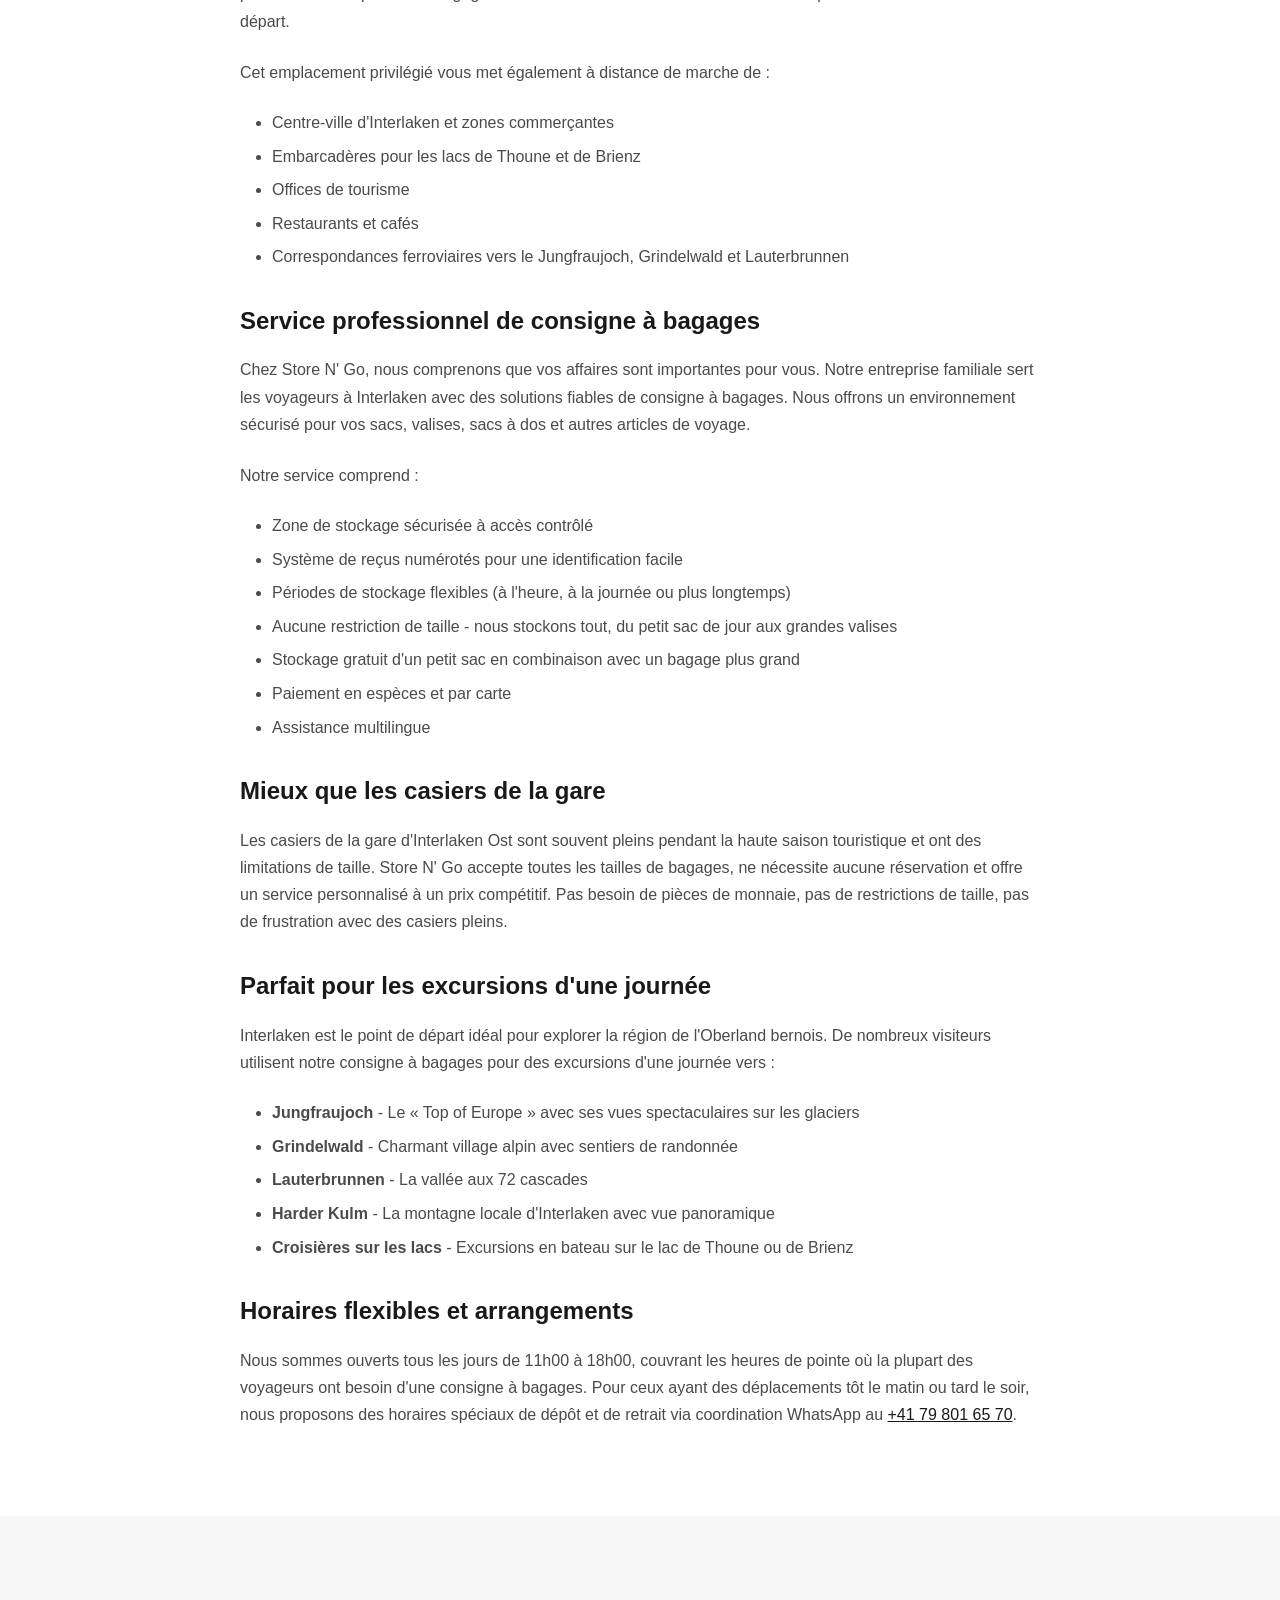
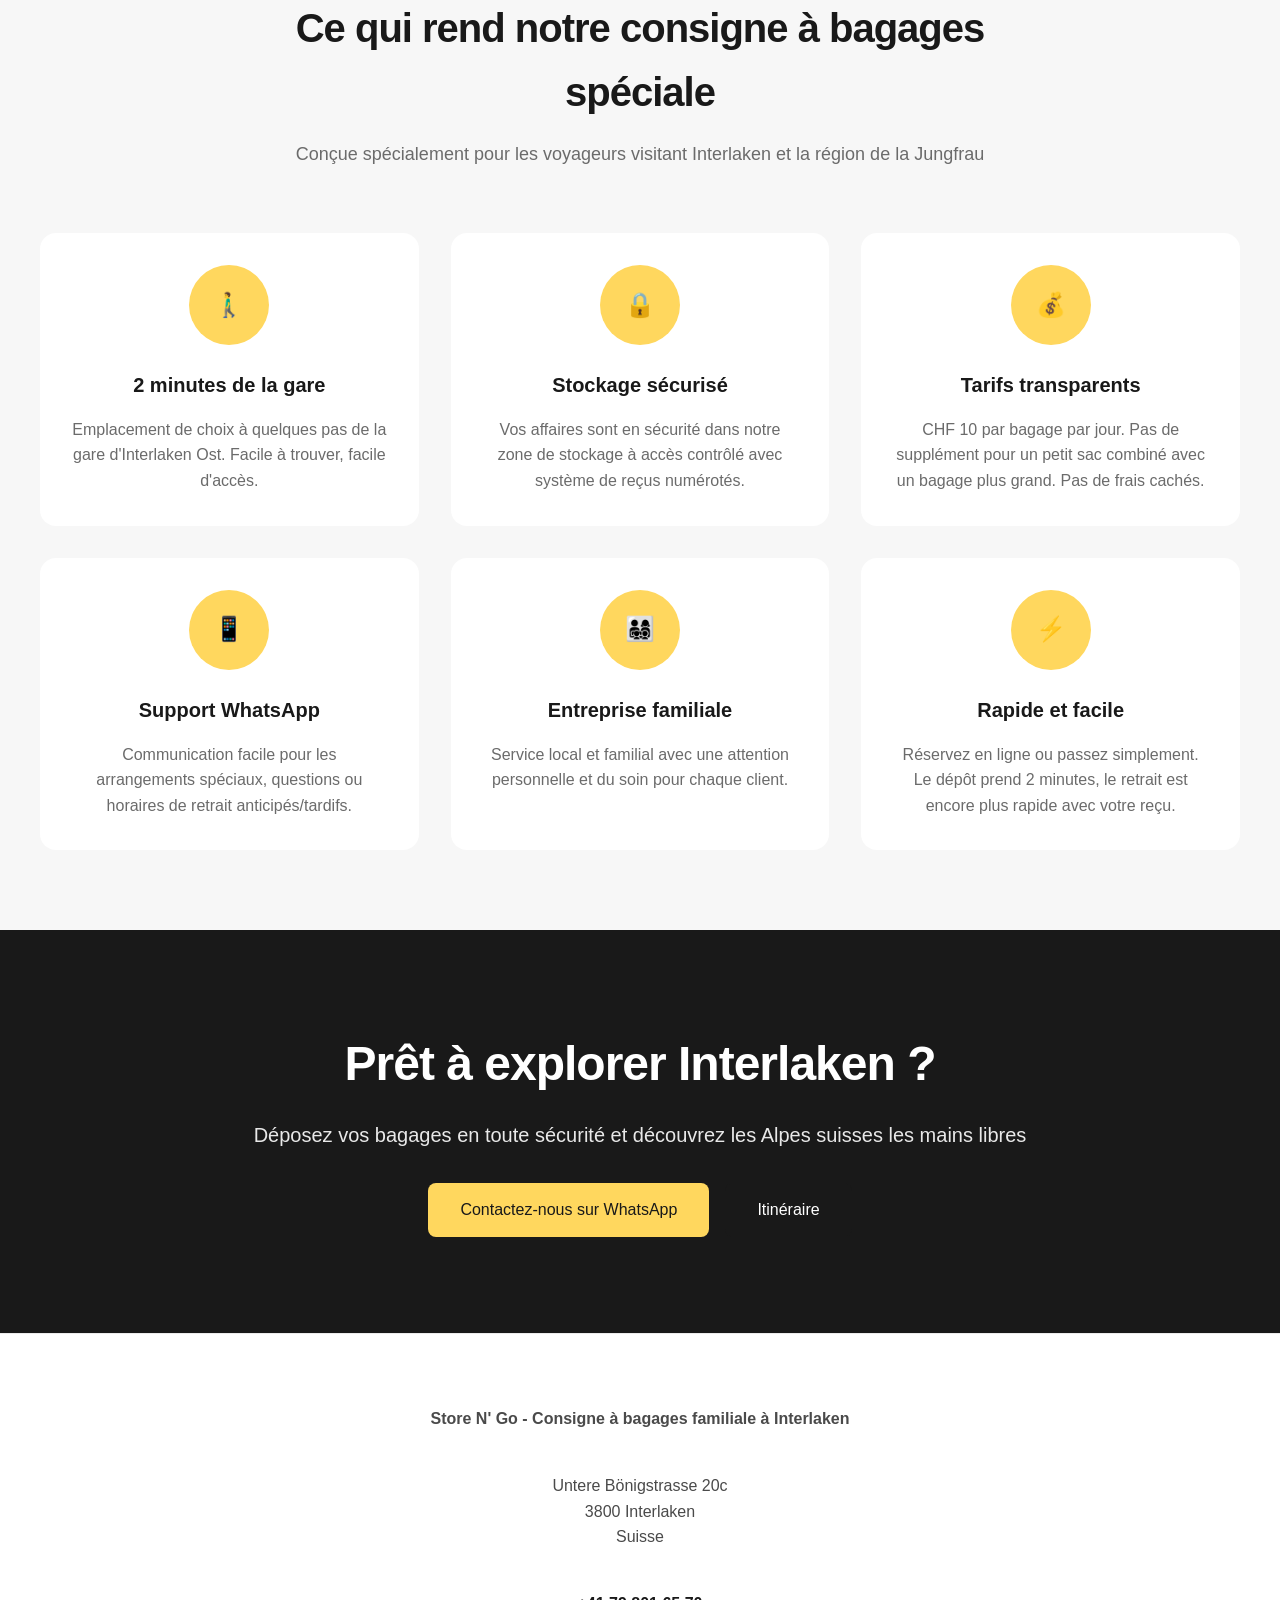
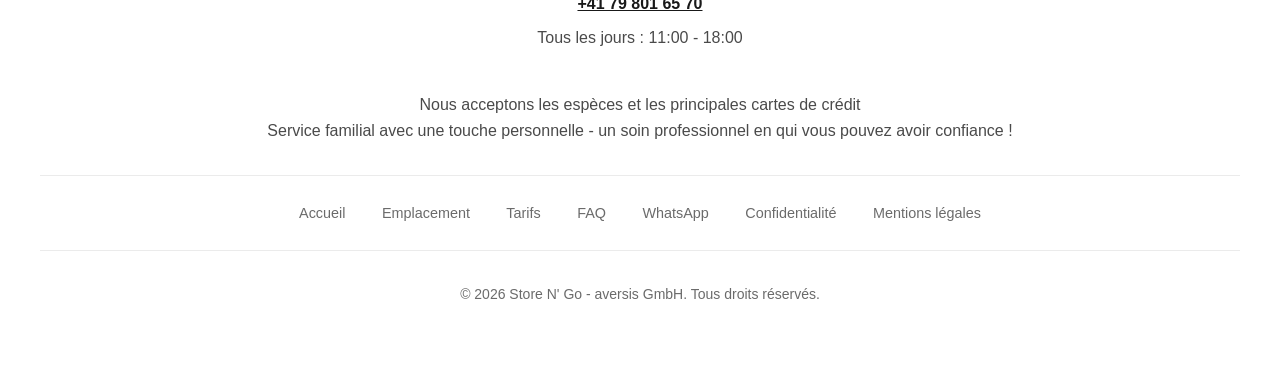
<file: fr/luggage-storage-interlaken.html>
<!DOCTYPE html>
<html lang="fr">
<head>
    <meta charset="UTF-8">
    <meta name="viewport" content="width=device-width, initial-scale=1.0, maximum-scale=5.0">
    <meta name="mobile-web-app-capable" content="yes">
    <meta name="apple-mobile-web-app-capable" content="yes">
    <title>Consigne à bagages Interlaken - Meilleur stockage près de la gare | Store N' Go</title>
    <meta name="description" content="Consigne à bagages Interlaken - CHF 10/bagage, 2 min de la gare Interlaken Ost. Service sécurisé et familial. Réservez en ligne ou passez simplement. Ouvert tous les jours 11h-18h. 5 étoiles Google. Mieux que les casiers de la gare !">
    <meta name="keywords" content="consigne bagages interlaken, stockage bagages interlaken, consigne à bagages interlaken, casiers bagages interlaken, garder bagages interlaken, déposer bagages interlaken, consigne interlaken ost, bagagerie interlaken">

    <!-- Google tag (gtag.js) -->
    <script async src="https://www.googletagmanager.com/gtag/js?id=AW-17403698472"></script>
    <script>
        window.dataLayer = window.dataLayer || [];
        function gtag(){dataLayer.push(arguments);}
        gtag('js', new Date());
        if (localStorage.getItem('cookieConsent') === 'accepted') {
            gtag('config', 'AW-17403698472');
        }
    </script>

    <!-- Canonical URL -->
    <link rel="canonical" href="https://store-n-go.com/fr/luggage-storage-interlaken">

    <!-- Hreflang Tags -->
    <link rel="alternate" hreflang="en" href="https://store-n-go.com/luggage-storage-interlaken" />
    <link rel="alternate" hreflang="de" href="https://store-n-go.com/de/luggage-storage-interlaken" />
    <link rel="alternate" hreflang="fr" href="https://store-n-go.com/fr/luggage-storage-interlaken" />
    <link rel="alternate" hreflang="it" href="https://store-n-go.com/it/luggage-storage-interlaken" />
    <link rel="alternate" hreflang="es" href="https://store-n-go.com/es/luggage-storage-interlaken" />
    <link rel="alternate" hreflang="x-default" href="https://store-n-go.com/luggage-storage-interlaken" />

    <!-- Favicon -->
    <link rel="icon" type="image/png" href="/favicon-96x96.png" sizes="96x96" />
    <link rel="icon" type="image/svg+xml" href="/favicon.svg" />
    <link rel="shortcut icon" href="/favicon.ico" />
    <link rel="apple-touch-icon" sizes="180x180" href="/apple-touch-icon.png" />
    <meta name="apple-mobile-web-app-title" content="Store N' Go" />
    <link rel="manifest" href="/site.webmanifest" />

    <!-- SEO Meta Tags -->
    <meta name="robots" content="index, follow, max-snippet:-1, max-image-preview:large, max-video-preview:-1">
    <meta name="theme-color" content="#ffd75e">
    <meta name="author" content="Store N' Go - aversis GmbH">
    <meta name="geo.region" content="CH-BE">
    <meta name="geo.placename" content="Interlaken">
    <meta name="geo.position" content="46.6863;7.8632">

    <!-- Open Graph Meta Tags -->
    <meta property="og:title" content="Consigne à bagages Interlaken - Meilleur stockage près de la gare | Store N' Go">
    <meta property="og:description" content="Consigne à bagages Interlaken - CHF 10/bagage, 2 min de la gare. Réservez en ligne ou passez simplement. Entreprise familiale 5 étoiles.">
    <meta property="og:url" content="https://store-n-go.com/fr/luggage-storage-interlaken">
    <meta property="og:type" content="website">
    <meta property="og:locale" content="fr_FR">
    <meta property="og:site_name" content="Store N' Go">
    <meta property="og:image" content="https://store-n-go.com/store-building.jpg">

    <!-- Twitter Card -->
    <meta name="twitter:card" content="summary_large_image">
    <meta name="twitter:title" content="Consigne à bagages Interlaken - Store N' Go">
    <meta name="twitter:description" content="CHF 10/bagage, 2 min de la gare Interlaken Ost. Réservez en ligne ou passez simplement.">
    <meta name="twitter:image" content="https://store-n-go.com/store-building.jpg">

    <!-- Schema.org Structured Data -->
    <script type="application/ld+json">
    {
        "@context": "https://schema.org",
        "@type": ["LocalBusiness", "TouristInformationCenter"],
        "name": "Store N' Go - Consigne à bagages Interlaken",
        "url": "https://store-n-go.com/fr/luggage-storage-interlaken",
        "telephone": "+41798016570",
        "priceRange": "CHF 10",
        "currenciesAccepted": "CHF",
        "paymentAccepted": "Cash, Credit Card",
        "address": {
            "@type": "PostalAddress",
            "streetAddress": "Untere Bönigstrasse 20c",
            "addressLocality": "Interlaken",
            "postalCode": "3800",
            "addressCountry": "CH",
            "addressRegion": "Bern"
        },
        "geo": {
            "@type": "GeoCoordinates",
            "latitude": 46.686312,
            "longitude": 7.863188
        },
        "openingHoursSpecification": [{
            "@type": "OpeningHoursSpecification",
            "dayOfWeek": ["Monday", "Tuesday", "Wednesday", "Thursday", "Friday", "Saturday", "Sunday"],
            "opens": "11:00",
            "closes": "18:00"
        }],
        "aggregateRating": {
            "@type": "AggregateRating",
            "ratingValue": "5.0",
            "reviewCount": "43"
        },
        "description": "Service professionnel de consigne à bagages à Interlaken. Stockage sécurisé et pratique à seulement 2 minutes à pied de la gare d'Interlaken Ost.",
        "image": "https://store-n-go.com/store-building.jpg",
        "availableLanguage": ["en", "de", "fr", "it", "es"],
        "sameAs": [
            "https://wa.me/41798016570",
            "https://storengo.ch",
            "https://luggage-storage.ch",
            "https://interlaken-luggage.ch"
        ],
        "hasOfferCatalog": {
            "@type": "OfferCatalog",
            "name": "Services de consigne à bagages Interlaken",
            "itemListElement": [{
                "@type": "Offer",
                "itemOffered": {
                    "@type": "Service",
                    "name": "Consigne à bagages journalière",
                    "description": "Service sécurisé de consigne à bagages à Interlaken"
                },
                "price": "10",
                "priceCurrency": "CHF",
                "availability": "https://schema.org/InStock",
                "areaServed": {
                    "@type": "City",
                    "name": "Interlaken"
                }
            }]
        }
    }
    </script>

    <!-- Breadcrumb Schema -->
    <script type="application/ld+json">
    {
        "@context": "https://schema.org",
        "@type": "BreadcrumbList",
        "itemListElement": [{
            "@type": "ListItem",
            "position": 1,
            "name": "Accueil",
            "item": "https://store-n-go.com/fr/"
        }, {
            "@type": "ListItem",
            "position": 2,
            "name": "Consigne à bagages Interlaken",
            "item": "https://store-n-go.com/fr/luggage-storage-interlaken"
        }]
    }
    </script>

    <!-- Stylesheet -->
    <link rel="stylesheet" href="/style.css">
</head>
<body>

    <!-- Navigation -->
    <nav>
        <div class="nav-container">
            <a href="/fr/" class="logo">STORE N' GO</a>
            <ul class="nav-links">
                <li><a href="/fr/#location">Emplacement</a></li>
                <li><a href="/fr/#how">Comment ça marche</a></li>
                <li><a href="/fr/#pricing">Tarifs</a></li>
                <li><a href="/fr/#faq">FAQ</a></li>
                <li><a href="/fr/luggage-storage-interlaken.html">Info service</a></li>
                <li><a href="https://wa.me/41798016570?text=Bonjour%2C%20je%20souhaite%20d%C3%A9poser%20mes%20bagages" class="nav-cta" target="_blank" rel="noopener">WhatsApp</a></li>
                <li class="language-switcher">
                    <a href="#" class="lang-toggle">FR ▼</a>
                    <div class="lang-dropdown">
                        <a href="/luggage-storage-interlaken.html" class="lang-option">English</a>
                        <a href="/de/luggage-storage-interlaken.html" class="lang-option">Deutsch</a>
                        <a href="/it/luggage-storage-interlaken.html" class="lang-option">Italiano</a>
                        <a href="/fr/luggage-storage-interlaken.html" class="lang-option active">Français</a>
                        <a href="/es/luggage-storage-interlaken.html" class="lang-option">Español</a>
                    </div>
                </li>
            </ul>
            <button class="mobile-menu-btn">
                <span style="font-size: 1.5rem; line-height: 1;">☰</span>
            </button>
        </div>
    </nav>

    <!-- Hero Section -->
    <section class="hero">
        <div class="hero-content">
            <h1>Consigne à bagages <span>Interlaken</span></h1>
            <p class="hero-subtitle">
                Service professionnel de consigne à bagages au cœur d'Interlaken.<br>
                Sécurisé, pratique et à seulement 2 minutes de la gare d'Interlaken Ost.
            </p>
            <div style="background: var(--yellow); color: var(--dark); padding: 0.75rem 1.5rem; border-radius: 12px; margin-bottom: 2rem; font-weight: 600; display: inline-block;">
                Tous les jours 11:00 - 18:00
            </div>
            <div class="hero-buttons">
                <a href="https://wa.me/41798016570?text=Bonjour%2C%20je%20souhaite%20d%C3%A9poser%20mes%20bagages" class="btn btn-primary" target="_blank" rel="noopener">
                    Contactez-nous via WhatsApp
                </a>
                <a href="https://maps.app.goo.gl/u3aZMyUW5fThFyPS7" class="btn btn-secondary" target="_blank" rel="noopener">
                    Trouvez-nous sur Google Maps
                </a>
            </div>
        </div>
    </section>

    <!-- Main Content -->
    <section class="text-content">
        <div class="text-container">
            <h2>Pourquoi choisir Store N' Go pour la consigne à bagages à Interlaken ?</h2>

            <p>Interlaken est la porte d'entrée vers la spectaculaire région de la Jungfrau, où des milliers de voyageurs arrivent chaque jour pour explorer les Alpes suisses. Que vous preniez le train pour le Jungfraujoch, que vous fassiez de la randonnée en montagne ou que vous naviguiez sur les lacs de Thoune et de Brienz, transporter des bagages lourds peut considérablement affecter votre expérience.</p>

            <p>Notre service de consigne à bagages à Interlaken offre la solution parfaite pour les voyageurs qui souhaitent explorer la ville et ses environs les mains libres. Situé à seulement 2 minutes à pied de la gare d'Interlaken Ost, Store N' Go propose un stockage de bagages sécurisé et abordable pour profiter au maximum de votre séjour dans cette magnifique destination suisse.</p>

            <div class="highlight-box">
                <h3>CHF 10 par bagage, par jour</h3>
                <p>Tarification simple et transparente pour toutes les tailles de bagages. Pas de frais cachés, pas de réservation nécessaire.</p>
            </div>

            <div class="pricing-detail">
                <p><strong>Offre spéciale :</strong> Pas de supplément pour un petit sac à dos ou sac en combinaison avec le stockage d'une valise ou d'un sac à dos.</p>
            </div>

            <h3>Emplacement pratique près de la gare d'Interlaken Ost</h3>
            <p>Notre consigne à bagages est stratégiquement située sur l'Untere Bönigstrasse, ce qui la rend incroyablement pratique pour les voyageurs arrivant en train. Les 2 minutes de marche depuis la gare d'Interlaken Ost vous permettent de déposer vos bagages immédiatement à votre arrivée et de les récupérer facilement avant votre départ.</p>

            <p>Cet emplacement privilégié vous met également à distance de marche de :</p>
            <ul>
                <li>Centre-ville d'Interlaken et zones commerçantes</li>
                <li>Embarcadères pour les lacs de Thoune et de Brienz</li>
                <li>Offices de tourisme</li>
                <li>Restaurants et cafés</li>
                <li>Correspondances ferroviaires vers le Jungfraujoch, Grindelwald et Lauterbrunnen</li>
            </ul>

            <h3>Service professionnel de consigne à bagages</h3>
            <p>Chez Store N' Go, nous comprenons que vos affaires sont importantes pour vous. Notre entreprise familiale sert les voyageurs à Interlaken avec des solutions fiables de consigne à bagages. Nous offrons un environnement sécurisé pour vos sacs, valises, sacs à dos et autres articles de voyage.</p>

            <p>Notre service comprend :</p>
            <ul>
                <li>Zone de stockage sécurisée à accès contrôlé</li>
                <li>Système de reçus numérotés pour une identification facile</li>
                <li>Périodes de stockage flexibles (à l'heure, à la journée ou plus longtemps)</li>
                <li>Aucune restriction de taille - nous stockons tout, du petit sac de jour aux grandes valises</li>
                <li>Stockage gratuit d'un petit sac en combinaison avec un bagage plus grand</li>
                <li>Paiement en espèces et par carte</li>
                <li>Assistance multilingue</li>
            </ul>

            <h3>Mieux que les casiers de la gare</h3>
            <p>Les casiers de la gare d'Interlaken Ost sont souvent pleins pendant la haute saison touristique et ont des limitations de taille. Store N' Go accepte toutes les tailles de bagages, ne nécessite aucune réservation et offre un service personnalisé à un prix compétitif. Pas besoin de pièces de monnaie, pas de restrictions de taille, pas de frustration avec des casiers pleins.</p>

            <h3>Parfait pour les excursions d'une journée</h3>
            <p>Interlaken est le point de départ idéal pour explorer la région de l'Oberland bernois. De nombreux visiteurs utilisent notre consigne à bagages pour des excursions d'une journée vers :</p>
            <ul>
                <li><strong>Jungfraujoch</strong> - Le « Top of Europe » avec ses vues spectaculaires sur les glaciers</li>
                <li><strong>Grindelwald</strong> - Charmant village alpin avec sentiers de randonnée</li>
                <li><strong>Lauterbrunnen</strong> - La vallée aux 72 cascades</li>
                <li><strong>Harder Kulm</strong> - La montagne locale d'Interlaken avec vue panoramique</li>
                <li><strong>Croisières sur les lacs</strong> - Excursions en bateau sur le lac de Thoune ou de Brienz</li>
            </ul>

            <h3>Horaires flexibles et arrangements</h3>
            <p>Nous sommes ouverts tous les jours de 11h00 à 18h00, couvrant les heures de pointe où la plupart des voyageurs ont besoin d'une consigne à bagages. Pour ceux ayant des déplacements tôt le matin ou tard le soir, nous proposons des horaires spéciaux de dépôt et de retrait via coordination WhatsApp au <a href="https://wa.me/41798016570" style="color: var(--dark); font-weight: 500;">+41 79 801 65 70</a>.</p>
        </div>
    </section>

    <!-- Features Section -->
    <section class="features-section">
        <div class="section-header">
            <h2>Ce qui rend notre consigne à bagages spéciale</h2>
            <p>Conçue spécialement pour les voyageurs visitant Interlaken et la région de la Jungfrau</p>
        </div>

        <div class="features-grid">
            <div class="feature-card">
                <div class="feature-icon">🚶‍♂️</div>
                <h3>2 minutes de la gare</h3>
                <p>Emplacement de choix à quelques pas de la gare d'Interlaken Ost. Facile à trouver, facile d'accès.</p>
            </div>

            <div class="feature-card">
                <div class="feature-icon">🔒</div>
                <h3>Stockage sécurisé</h3>
                <p>Vos affaires sont en sécurité dans notre zone de stockage à accès contrôlé avec système de reçus numérotés.</p>
            </div>

            <div class="feature-card">
                <div class="feature-icon">💰</div>
                <h3>Tarifs transparents</h3>
                <p>CHF 10 par bagage par jour. Pas de supplément pour un petit sac combiné avec un bagage plus grand. Pas de frais cachés.</p>
            </div>

            <div class="feature-card">
                <div class="feature-icon">📱</div>
                <h3>Support WhatsApp</h3>
                <p>Communication facile pour les arrangements spéciaux, questions ou horaires de retrait anticipés/tardifs.</p>
            </div>

            <div class="feature-card">
                <div class="feature-icon">👨‍👩‍👧‍👦</div>
                <h3>Entreprise familiale</h3>
                <p>Service local et familial avec une attention personnelle et du soin pour chaque client.</p>
            </div>

            <div class="feature-card">
                <div class="feature-icon">⚡</div>
                <h3>Rapide et facile</h3>
                <p>Réservez en ligne ou passez simplement. Le dépôt prend 2 minutes, le retrait est encore plus rapide avec votre reçu.</p>
            </div>
        </div>
    </section>

    <!-- CTA Section -->
    <section class="cta">
        <h2>Prêt à explorer Interlaken ?</h2>
        <p>Déposez vos bagages en toute sécurité et découvrez les Alpes suisses les mains libres</p>
        <div class="hero-buttons">
            <a href="https://wa.me/41798016570?text=Bonjour%2C%20je%20souhaite%20d%C3%A9poser%20mes%20bagages" class="btn btn-primary" target="_blank" rel="noopener">
                Contactez-nous sur WhatsApp
            </a>
            <a href="https://maps.app.goo.gl/u3aZMyUW5fThFyPS7" class="btn btn-secondary" target="_blank" rel="noopener">
                Itinéraire
            </a>
        </div>
    </section>

    <!-- Footer -->
    <footer>
        <div class="footer-content" style="display: block; text-align: center;">
            <div class="footer-info">
                <p><strong>Store N' Go - Consigne à bagages familiale à Interlaken</strong></p>
                <br>
                <p>Untere Bönigstrasse 20c<br>
                3800 Interlaken<br>
                Suisse</p>
                <br>
                <p><a href="https://wa.me/41798016570" style="color: var(--dark); font-weight: 600;">+41 79 801 65 70</a></p>
                <p>Tous les jours : 11:00 - 18:00</p>
                <br>
                <p>Nous acceptons les espèces et les principales cartes de crédit<br>
                Service familial avec une touche personnelle - un soin professionnel en qui vous pouvez avoir confiance !</p>
            </div>
            <div class="footer-links">
                <a href="/fr/">Accueil</a>
                <a href="/fr/#location">Emplacement</a>
                <a href="/fr/#pricing">Tarifs</a>
                <a href="/fr/#faq">FAQ</a>
                <a href="https://wa.me/41798016570" target="_blank" rel="noopener">WhatsApp</a>
                <a href="/privacy-policy.html">Confidentialité</a>
                <a href="/impressum.html">Mentions légales</a>
            </div>
            <div class="footer-bottom">
                <p>© 2026 Store N' Go - aversis GmbH. Tous droits réservés.</p>
            </div>
        </div>
    </footer>

    <!-- Floating Messenger Button -->
    <div class="messenger-fab" id="messengerFab">
        <button class="fab-toggle" onclick="toggleMessenger()" aria-label="Contactez-nous">
            <span>💬</span>
        </button>
        <div class="fab-options" id="fabOptions">
            <a href="https://wa.me/41798016570?text=Bonjour%2C%20j%27ai%20besoin%20d%27une%20consigne%20%C3%A0%20bagages%20%C3%A0%20Interlaken" class="fab-option whatsapp" target="_blank" rel="noopener">
                WhatsApp
            </a>
            <a href="tel:+41798016570" class="fab-option phone">
                Appeler
            </a>
            <a href="sms:+41798016570" class="fab-option sms">
                SMS
            </a>
        </div>
    </div>

    <script>
        // Mobile menu
        document.querySelector('.mobile-menu-btn').addEventListener('click', function() {
            const navLinks = document.querySelector('.nav-links');
            navLinks.classList.toggle('active');
        });

        // Logo click to home
        document.querySelector('.logo').addEventListener('click', function(e) {
            e.preventDefault();
            window.location.href = '/fr/';
        });

        // Messenger FAB toggle
        function toggleMessenger() {
            const options = document.getElementById('fabOptions');
            options.classList.toggle('show');
        }

        // Close FAB when clicking outside
        document.addEventListener('click', function(e) {
            const fab = document.getElementById('messengerFab');
            if (!fab.contains(e.target)) {
                document.getElementById('fabOptions').classList.remove('show');
            }
        });
    </script>
</body>
</html>
</file>
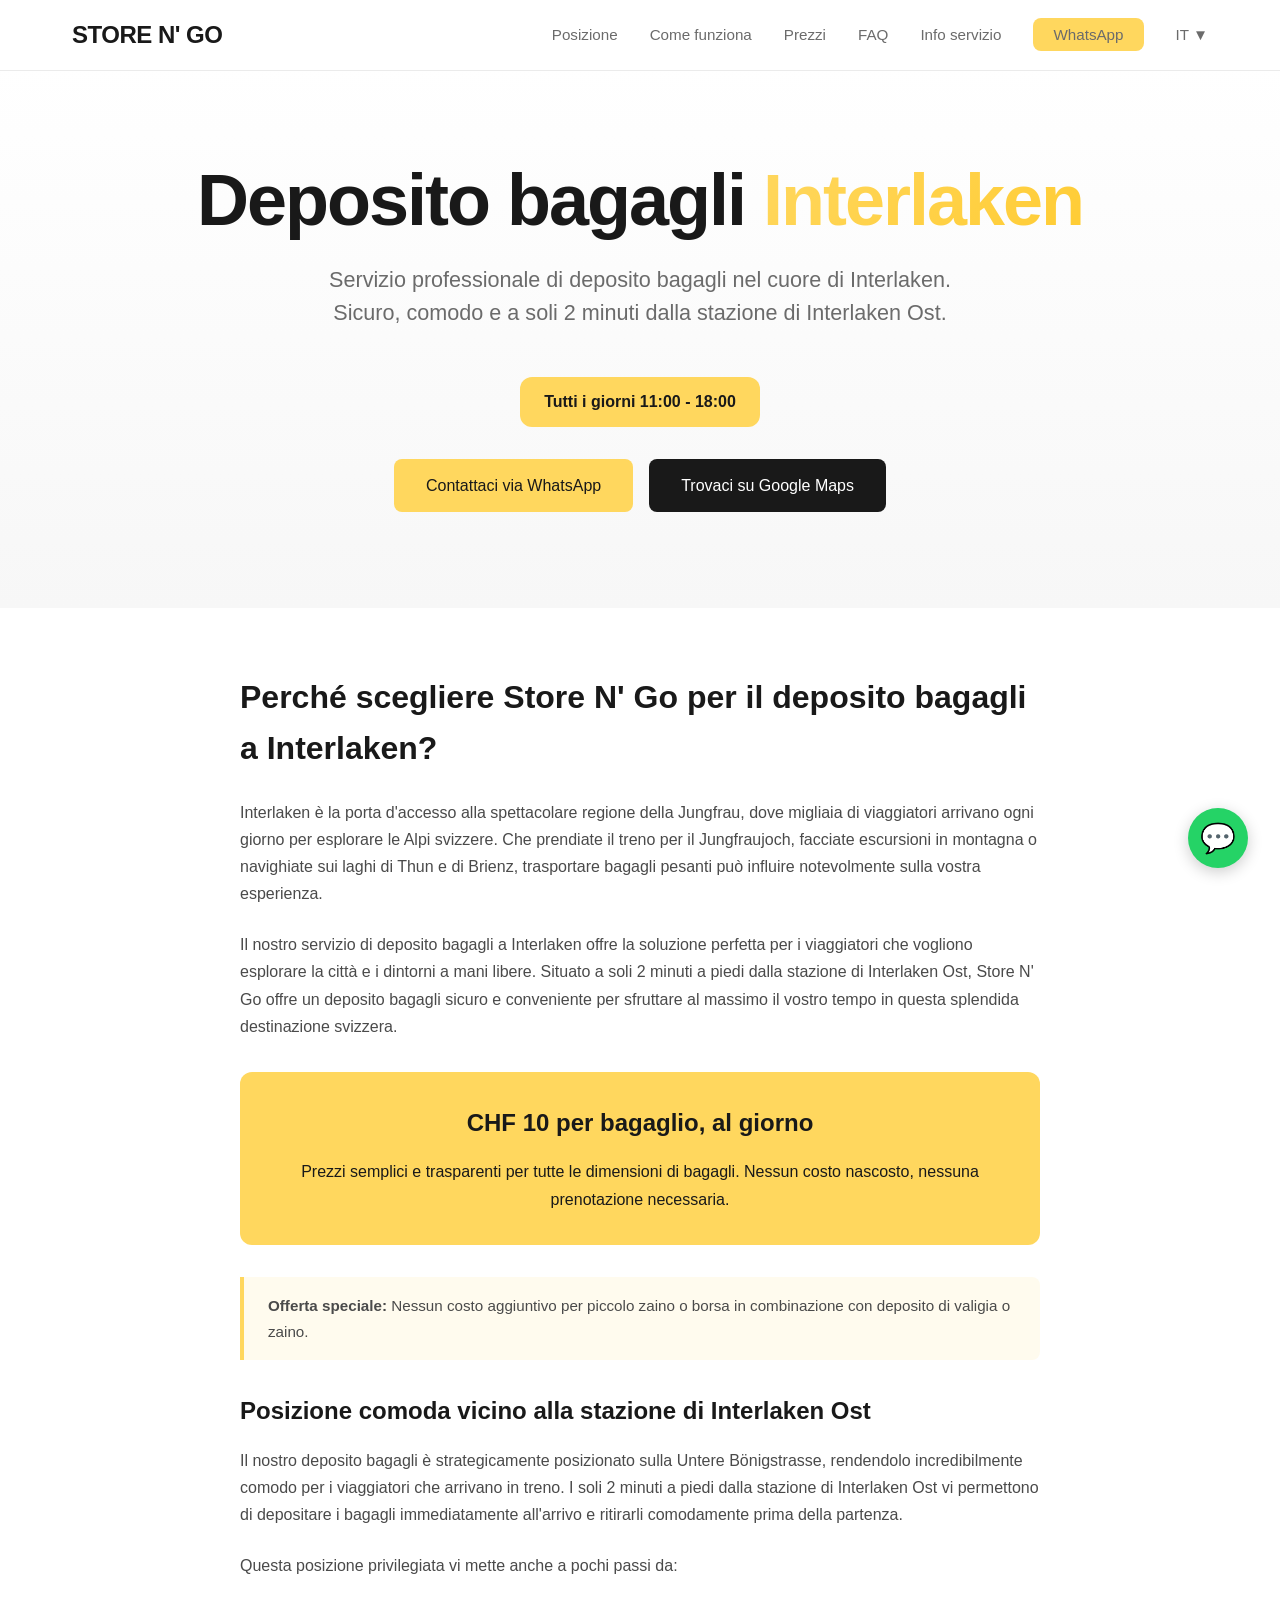
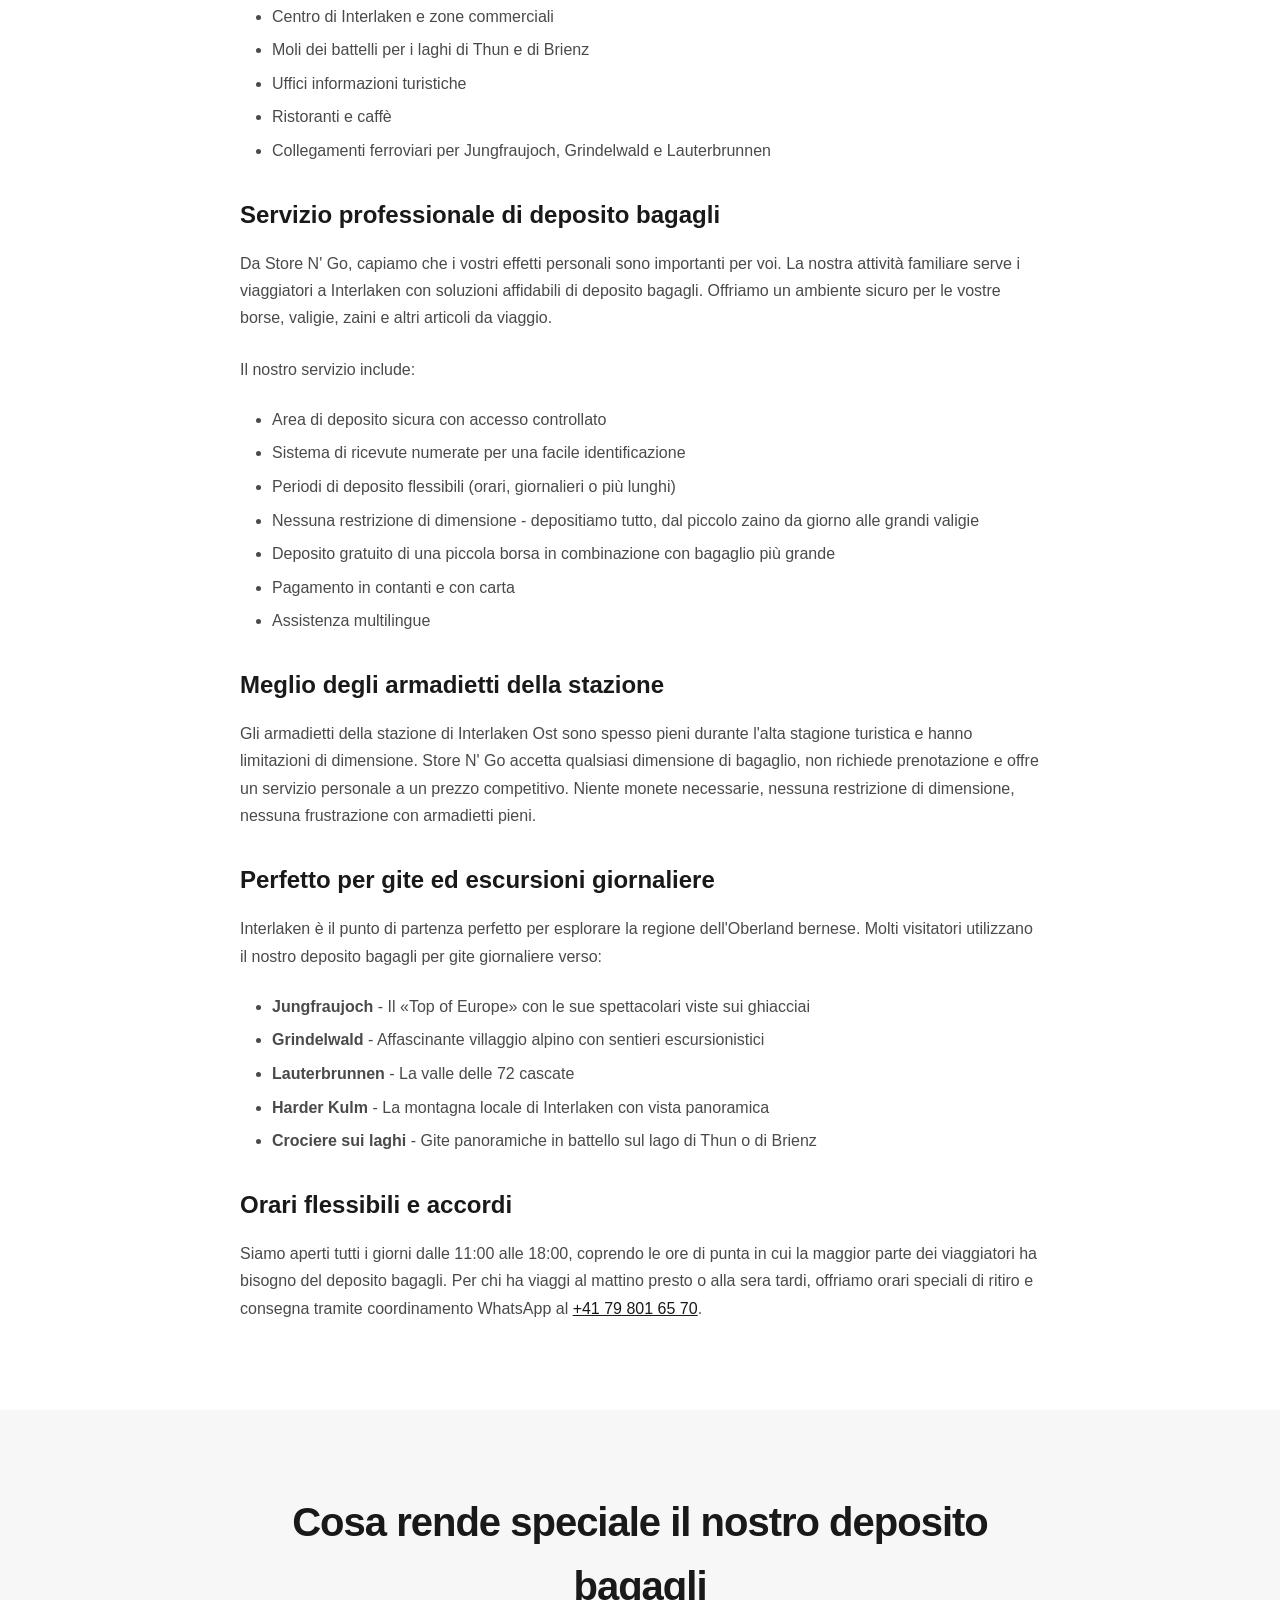
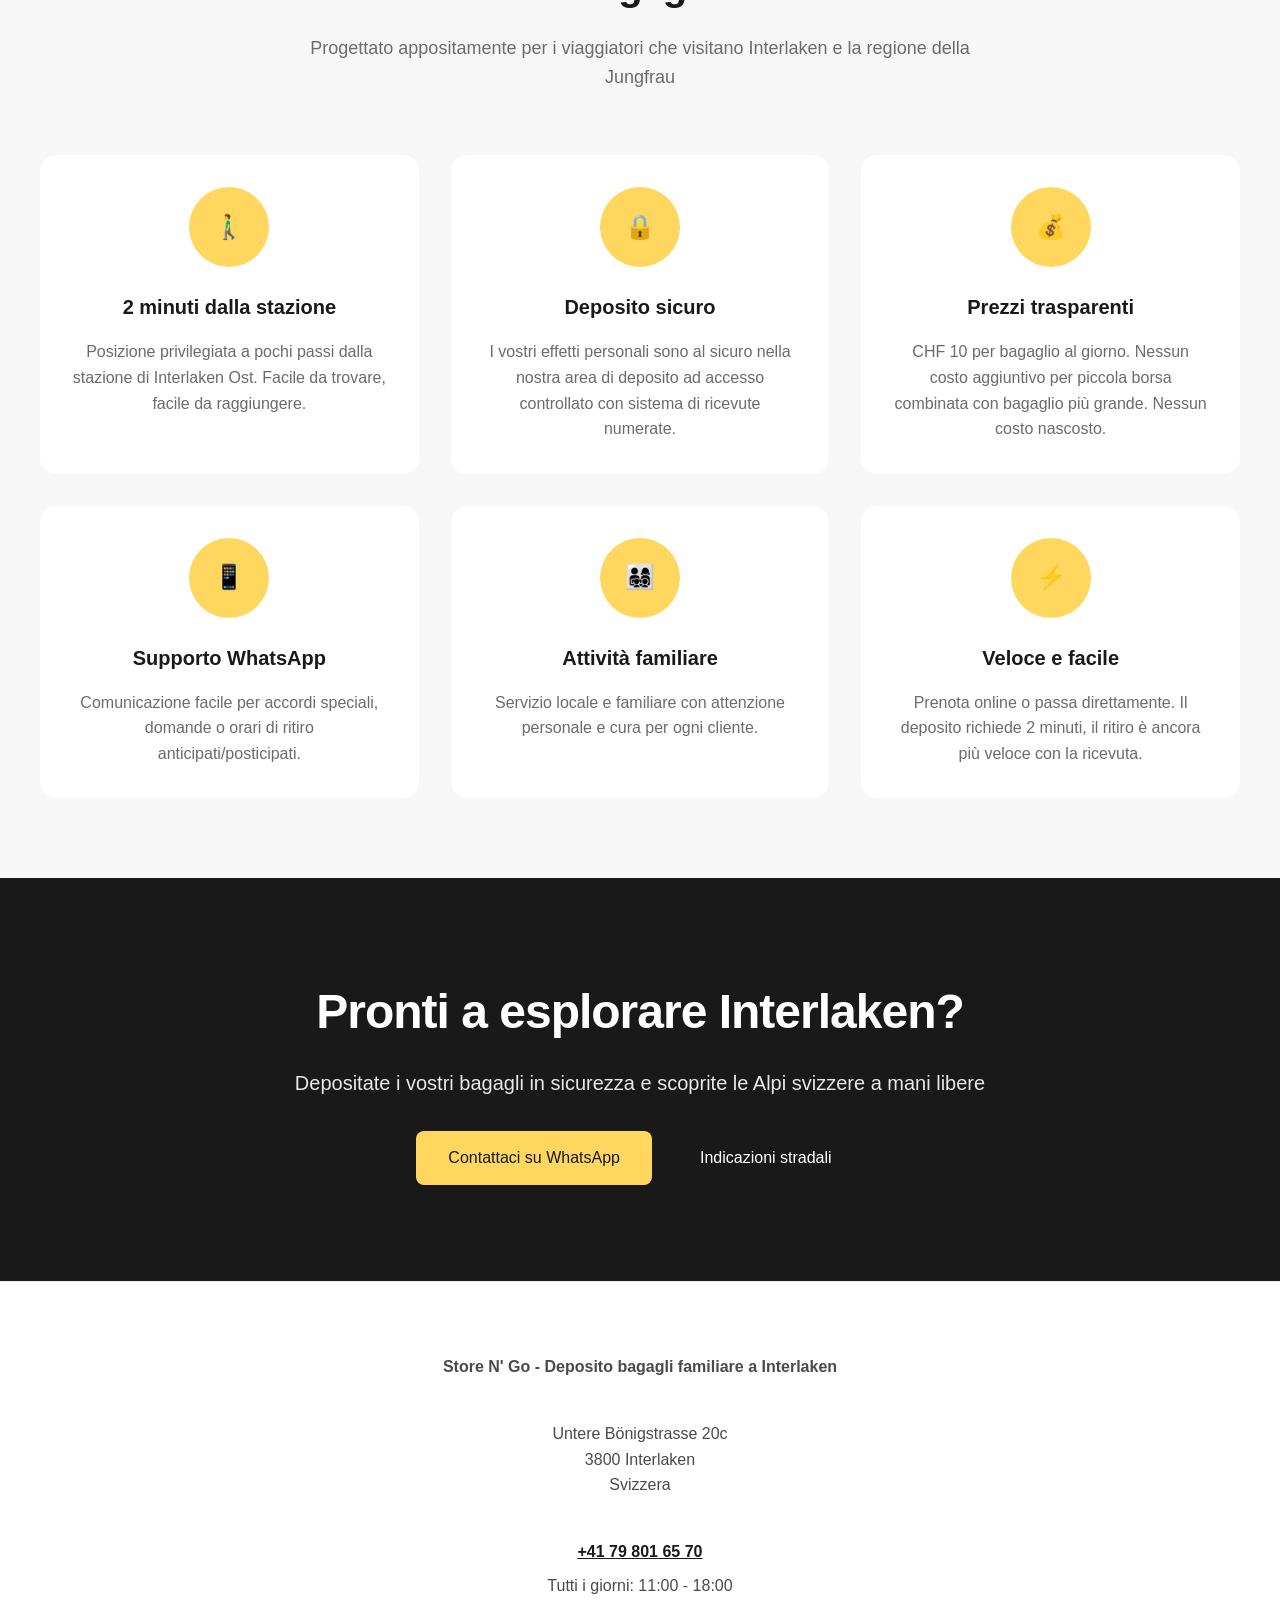
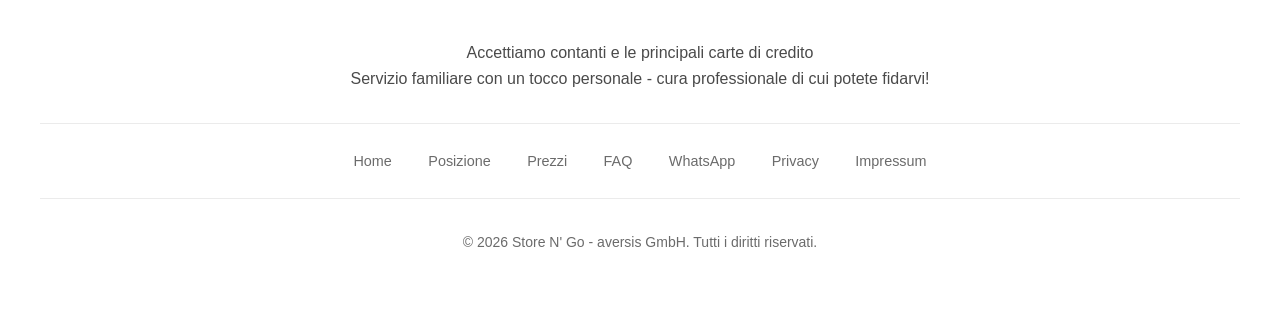
<file: it/luggage-storage-interlaken.html>
<!DOCTYPE html>
<html lang="it">
<head>
    <meta charset="UTF-8">
    <meta name="viewport" content="width=device-width, initial-scale=1.0, maximum-scale=5.0">
    <meta name="mobile-web-app-capable" content="yes">
    <meta name="apple-mobile-web-app-capable" content="yes">
    <title>Deposito bagagli Interlaken - Miglior deposito vicino alla stazione | Store N' Go</title>
    <meta name="description" content="Deposito bagagli Interlaken - CHF 10/bagaglio, 2 min dalla stazione Interlaken Ost. Servizio sicuro e familiare. Prenota online o passa direttamente. Aperto tutti i giorni 11-18. 5 stelle Google. Meglio degli armadietti della stazione!">
    <meta name="keywords" content="deposito bagagli interlaken, custodia bagagli interlaken, deposito bagagli interlaken ost, armadietti bagagli interlaken, lasciare bagagli interlaken, deposito valigie interlaken, consegna bagagli interlaken">

    <!-- Google tag (gtag.js) -->
    <script async src="https://www.googletagmanager.com/gtag/js?id=AW-17403698472"></script>
    <script>
        window.dataLayer = window.dataLayer || [];
        function gtag(){dataLayer.push(arguments);}
        gtag('js', new Date());
        if (localStorage.getItem('cookieConsent') === 'accepted') {
            gtag('config', 'AW-17403698472');
        }
    </script>

    <!-- Canonical URL -->
    <link rel="canonical" href="https://store-n-go.com/it/luggage-storage-interlaken">

    <!-- Hreflang Tags -->
    <link rel="alternate" hreflang="en" href="https://store-n-go.com/luggage-storage-interlaken" />
    <link rel="alternate" hreflang="de" href="https://store-n-go.com/de/luggage-storage-interlaken" />
    <link rel="alternate" hreflang="fr" href="https://store-n-go.com/fr/luggage-storage-interlaken" />
    <link rel="alternate" hreflang="it" href="https://store-n-go.com/it/luggage-storage-interlaken" />
    <link rel="alternate" hreflang="es" href="https://store-n-go.com/es/luggage-storage-interlaken" />
    <link rel="alternate" hreflang="x-default" href="https://store-n-go.com/luggage-storage-interlaken" />

    <!-- Favicon -->
    <link rel="icon" type="image/png" href="/favicon-96x96.png" sizes="96x96" />
    <link rel="icon" type="image/svg+xml" href="/favicon.svg" />
    <link rel="shortcut icon" href="/favicon.ico" />
    <link rel="apple-touch-icon" sizes="180x180" href="/apple-touch-icon.png" />
    <meta name="apple-mobile-web-app-title" content="Store N' Go" />
    <link rel="manifest" href="/site.webmanifest" />

    <!-- SEO Meta Tags -->
    <meta name="robots" content="index, follow, max-snippet:-1, max-image-preview:large, max-video-preview:-1">
    <meta name="theme-color" content="#ffd75e">
    <meta name="author" content="Store N' Go - aversis GmbH">
    <meta name="geo.region" content="CH-BE">
    <meta name="geo.placename" content="Interlaken">
    <meta name="geo.position" content="46.6863;7.8632">

    <!-- Open Graph Meta Tags -->
    <meta property="og:title" content="Deposito bagagli Interlaken - Miglior deposito vicino alla stazione | Store N' Go">
    <meta property="og:description" content="Deposito bagagli Interlaken - CHF 10/bagaglio, 2 min dalla stazione. Prenota online o passa direttamente. Attività familiare con 5 stelle.">
    <meta property="og:url" content="https://store-n-go.com/it/luggage-storage-interlaken">
    <meta property="og:type" content="website">
    <meta property="og:locale" content="it_IT">
    <meta property="og:site_name" content="Store N' Go">
    <meta property="og:image" content="https://store-n-go.com/store-building.jpg">

    <!-- Twitter Card -->
    <meta name="twitter:card" content="summary_large_image">
    <meta name="twitter:title" content="Deposito bagagli Interlaken - Store N' Go">
    <meta name="twitter:description" content="CHF 10/bagaglio, 2 min dalla stazione Interlaken Ost. Prenota online o passa direttamente.">
    <meta name="twitter:image" content="https://store-n-go.com/store-building.jpg">

    <!-- Schema.org Structured Data -->
    <script type="application/ld+json">
    {
        "@context": "https://schema.org",
        "@type": ["LocalBusiness", "TouristInformationCenter"],
        "name": "Store N' Go - Deposito bagagli Interlaken",
        "url": "https://store-n-go.com/it/luggage-storage-interlaken",
        "telephone": "+41798016570",
        "priceRange": "CHF 10",
        "currenciesAccepted": "CHF",
        "paymentAccepted": "Cash, Credit Card",
        "address": {
            "@type": "PostalAddress",
            "streetAddress": "Untere Bönigstrasse 20c",
            "addressLocality": "Interlaken",
            "postalCode": "3800",
            "addressCountry": "CH",
            "addressRegion": "Bern"
        },
        "geo": {
            "@type": "GeoCoordinates",
            "latitude": 46.686312,
            "longitude": 7.863188
        },
        "openingHoursSpecification": [{
            "@type": "OpeningHoursSpecification",
            "dayOfWeek": ["Monday", "Tuesday", "Wednesday", "Thursday", "Friday", "Saturday", "Sunday"],
            "opens": "11:00",
            "closes": "18:00"
        }],
        "aggregateRating": {
            "@type": "AggregateRating",
            "ratingValue": "5.0",
            "reviewCount": "43"
        },
        "description": "Servizio professionale di deposito bagagli a Interlaken. Custodia sicura e comoda a soli 2 minuti a piedi dalla stazione di Interlaken Ost.",
        "image": "https://store-n-go.com/store-building.jpg",
        "availableLanguage": ["en", "de", "fr", "it", "es"],
        "sameAs": [
            "https://wa.me/41798016570",
            "https://storengo.ch",
            "https://luggage-storage.ch",
            "https://interlaken-luggage.ch"
        ],
        "hasOfferCatalog": {
            "@type": "OfferCatalog",
            "name": "Servizi di deposito bagagli Interlaken",
            "itemListElement": [{
                "@type": "Offer",
                "itemOffered": {
                    "@type": "Service",
                    "name": "Deposito bagagli giornaliero",
                    "description": "Servizio sicuro di deposito bagagli a Interlaken"
                },
                "price": "10",
                "priceCurrency": "CHF",
                "availability": "https://schema.org/InStock",
                "areaServed": {
                    "@type": "City",
                    "name": "Interlaken"
                }
            }]
        }
    }
    </script>

    <!-- Breadcrumb Schema -->
    <script type="application/ld+json">
    {
        "@context": "https://schema.org",
        "@type": "BreadcrumbList",
        "itemListElement": [{
            "@type": "ListItem",
            "position": 1,
            "name": "Home",
            "item": "https://store-n-go.com/it/"
        }, {
            "@type": "ListItem",
            "position": 2,
            "name": "Deposito bagagli Interlaken",
            "item": "https://store-n-go.com/it/luggage-storage-interlaken"
        }]
    }
    </script>

    <!-- Stylesheet -->
    <link rel="stylesheet" href="/style.css">
</head>
<body>

    <!-- Navigation -->
    <nav>
        <div class="nav-container">
            <a href="/it/" class="logo">STORE N' GO</a>
            <ul class="nav-links">
                <li><a href="/it/#location">Posizione</a></li>
                <li><a href="/it/#how">Come funziona</a></li>
                <li><a href="/it/#pricing">Prezzi</a></li>
                <li><a href="/it/#faq">FAQ</a></li>
                <li><a href="/it/luggage-storage-interlaken.html">Info servizio</a></li>
                <li><a href="https://wa.me/41798016570?text=Ciao%2C%20vorrei%20depositare%20i%20miei%20bagagli" class="nav-cta" target="_blank" rel="noopener">WhatsApp</a></li>
                <li class="language-switcher">
                    <a href="#" class="lang-toggle">IT ▼</a>
                    <div class="lang-dropdown">
                        <a href="/luggage-storage-interlaken.html" class="lang-option">English</a>
                        <a href="/de/luggage-storage-interlaken.html" class="lang-option">Deutsch</a>
                        <a href="/it/luggage-storage-interlaken.html" class="lang-option active">Italiano</a>
                        <a href="/fr/luggage-storage-interlaken.html" class="lang-option">Français</a>
                        <a href="/es/luggage-storage-interlaken.html" class="lang-option">Español</a>
                    </div>
                </li>
            </ul>
            <button class="mobile-menu-btn">
                <span style="font-size: 1.5rem; line-height: 1;">☰</span>
            </button>
        </div>
    </nav>

    <!-- Hero Section -->
    <section class="hero">
        <div class="hero-content">
            <h1>Deposito bagagli <span>Interlaken</span></h1>
            <p class="hero-subtitle">
                Servizio professionale di deposito bagagli nel cuore di Interlaken.<br>
                Sicuro, comodo e a soli 2 minuti dalla stazione di Interlaken Ost.
            </p>
            <div style="background: var(--yellow); color: var(--dark); padding: 0.75rem 1.5rem; border-radius: 12px; margin-bottom: 2rem; font-weight: 600; display: inline-block;">
                Tutti i giorni 11:00 - 18:00
            </div>
            <div class="hero-buttons">
                <a href="https://wa.me/41798016570?text=Ciao%2C%20vorrei%20depositare%20i%20miei%20bagagli" class="btn btn-primary" target="_blank" rel="noopener">
                    Contattaci via WhatsApp
                </a>
                <a href="https://maps.app.goo.gl/u3aZMyUW5fThFyPS7" class="btn btn-secondary" target="_blank" rel="noopener">
                    Trovaci su Google Maps
                </a>
            </div>
        </div>
    </section>

    <!-- Main Content -->
    <section class="text-content">
        <div class="text-container">
            <h2>Perché scegliere Store N' Go per il deposito bagagli a Interlaken?</h2>

            <p>Interlaken è la porta d'accesso alla spettacolare regione della Jungfrau, dove migliaia di viaggiatori arrivano ogni giorno per esplorare le Alpi svizzere. Che prendiate il treno per il Jungfraujoch, facciate escursioni in montagna o navighiate sui laghi di Thun e di Brienz, trasportare bagagli pesanti può influire notevolmente sulla vostra esperienza.</p>

            <p>Il nostro servizio di deposito bagagli a Interlaken offre la soluzione perfetta per i viaggiatori che vogliono esplorare la città e i dintorni a mani libere. Situato a soli 2 minuti a piedi dalla stazione di Interlaken Ost, Store N' Go offre un deposito bagagli sicuro e conveniente per sfruttare al massimo il vostro tempo in questa splendida destinazione svizzera.</p>

            <div class="highlight-box">
                <h3>CHF 10 per bagaglio, al giorno</h3>
                <p>Prezzi semplici e trasparenti per tutte le dimensioni di bagagli. Nessun costo nascosto, nessuna prenotazione necessaria.</p>
            </div>

            <div class="pricing-detail">
                <p><strong>Offerta speciale:</strong> Nessun costo aggiuntivo per piccolo zaino o borsa in combinazione con deposito di valigia o zaino.</p>
            </div>

            <h3>Posizione comoda vicino alla stazione di Interlaken Ost</h3>
            <p>Il nostro deposito bagagli è strategicamente posizionato sulla Untere Bönigstrasse, rendendolo incredibilmente comodo per i viaggiatori che arrivano in treno. I soli 2 minuti a piedi dalla stazione di Interlaken Ost vi permettono di depositare i bagagli immediatamente all'arrivo e ritirarli comodamente prima della partenza.</p>

            <p>Questa posizione privilegiata vi mette anche a pochi passi da:</p>
            <ul>
                <li>Centro di Interlaken e zone commerciali</li>
                <li>Moli dei battelli per i laghi di Thun e di Brienz</li>
                <li>Uffici informazioni turistiche</li>
                <li>Ristoranti e caffè</li>
                <li>Collegamenti ferroviari per Jungfraujoch, Grindelwald e Lauterbrunnen</li>
            </ul>

            <h3>Servizio professionale di deposito bagagli</h3>
            <p>Da Store N' Go, capiamo che i vostri effetti personali sono importanti per voi. La nostra attività familiare serve i viaggiatori a Interlaken con soluzioni affidabili di deposito bagagli. Offriamo un ambiente sicuro per le vostre borse, valigie, zaini e altri articoli da viaggio.</p>

            <p>Il nostro servizio include:</p>
            <ul>
                <li>Area di deposito sicura con accesso controllato</li>
                <li>Sistema di ricevute numerate per una facile identificazione</li>
                <li>Periodi di deposito flessibili (orari, giornalieri o più lunghi)</li>
                <li>Nessuna restrizione di dimensione - depositiamo tutto, dal piccolo zaino da giorno alle grandi valigie</li>
                <li>Deposito gratuito di una piccola borsa in combinazione con bagaglio più grande</li>
                <li>Pagamento in contanti e con carta</li>
                <li>Assistenza multilingue</li>
            </ul>

            <h3>Meglio degli armadietti della stazione</h3>
            <p>Gli armadietti della stazione di Interlaken Ost sono spesso pieni durante l'alta stagione turistica e hanno limitazioni di dimensione. Store N' Go accetta qualsiasi dimensione di bagaglio, non richiede prenotazione e offre un servizio personale a un prezzo competitivo. Niente monete necessarie, nessuna restrizione di dimensione, nessuna frustrazione con armadietti pieni.</p>

            <h3>Perfetto per gite ed escursioni giornaliere</h3>
            <p>Interlaken è il punto di partenza perfetto per esplorare la regione dell'Oberland bernese. Molti visitatori utilizzano il nostro deposito bagagli per gite giornaliere verso:</p>
            <ul>
                <li><strong>Jungfraujoch</strong> - Il «Top of Europe» con le sue spettacolari viste sui ghiacciai</li>
                <li><strong>Grindelwald</strong> - Affascinante villaggio alpino con sentieri escursionistici</li>
                <li><strong>Lauterbrunnen</strong> - La valle delle 72 cascate</li>
                <li><strong>Harder Kulm</strong> - La montagna locale di Interlaken con vista panoramica</li>
                <li><strong>Crociere sui laghi</strong> - Gite panoramiche in battello sul lago di Thun o di Brienz</li>
            </ul>

            <h3>Orari flessibili e accordi</h3>
            <p>Siamo aperti tutti i giorni dalle 11:00 alle 18:00, coprendo le ore di punta in cui la maggior parte dei viaggiatori ha bisogno del deposito bagagli. Per chi ha viaggi al mattino presto o alla sera tardi, offriamo orari speciali di ritiro e consegna tramite coordinamento WhatsApp al <a href="https://wa.me/41798016570" style="color: var(--dark); font-weight: 500;">+41 79 801 65 70</a>.</p>
        </div>
    </section>

    <!-- Features Section -->
    <section class="features-section">
        <div class="section-header">
            <h2>Cosa rende speciale il nostro deposito bagagli</h2>
            <p>Progettato appositamente per i viaggiatori che visitano Interlaken e la regione della Jungfrau</p>
        </div>

        <div class="features-grid">
            <div class="feature-card">
                <div class="feature-icon">🚶‍♂️</div>
                <h3>2 minuti dalla stazione</h3>
                <p>Posizione privilegiata a pochi passi dalla stazione di Interlaken Ost. Facile da trovare, facile da raggiungere.</p>
            </div>

            <div class="feature-card">
                <div class="feature-icon">🔒</div>
                <h3>Deposito sicuro</h3>
                <p>I vostri effetti personali sono al sicuro nella nostra area di deposito ad accesso controllato con sistema di ricevute numerate.</p>
            </div>

            <div class="feature-card">
                <div class="feature-icon">💰</div>
                <h3>Prezzi trasparenti</h3>
                <p>CHF 10 per bagaglio al giorno. Nessun costo aggiuntivo per piccola borsa combinata con bagaglio più grande. Nessun costo nascosto.</p>
            </div>

            <div class="feature-card">
                <div class="feature-icon">📱</div>
                <h3>Supporto WhatsApp</h3>
                <p>Comunicazione facile per accordi speciali, domande o orari di ritiro anticipati/posticipati.</p>
            </div>

            <div class="feature-card">
                <div class="feature-icon">👨‍👩‍👧‍👦</div>
                <h3>Attività familiare</h3>
                <p>Servizio locale e familiare con attenzione personale e cura per ogni cliente.</p>
            </div>

            <div class="feature-card">
                <div class="feature-icon">⚡</div>
                <h3>Veloce e facile</h3>
                <p>Prenota online o passa direttamente. Il deposito richiede 2 minuti, il ritiro è ancora più veloce con la ricevuta.</p>
            </div>
        </div>
    </section>

    <!-- CTA Section -->
    <section class="cta">
        <h2>Pronti a esplorare Interlaken?</h2>
        <p>Depositate i vostri bagagli in sicurezza e scoprite le Alpi svizzere a mani libere</p>
        <div class="hero-buttons">
            <a href="https://wa.me/41798016570?text=Ciao%2C%20vorrei%20depositare%20i%20miei%20bagagli" class="btn btn-primary" target="_blank" rel="noopener">
                Contattaci su WhatsApp
            </a>
            <a href="https://maps.app.goo.gl/u3aZMyUW5fThFyPS7" class="btn btn-secondary" target="_blank" rel="noopener">
                Indicazioni stradali
            </a>
        </div>
    </section>

    <!-- Footer -->
    <footer>
        <div class="footer-content" style="display: block; text-align: center;">
            <div class="footer-info">
                <p><strong>Store N' Go - Deposito bagagli familiare a Interlaken</strong></p>
                <br>
                <p>Untere Bönigstrasse 20c<br>
                3800 Interlaken<br>
                Svizzera</p>
                <br>
                <p><a href="https://wa.me/41798016570" style="color: var(--dark); font-weight: 600;">+41 79 801 65 70</a></p>
                <p>Tutti i giorni: 11:00 - 18:00</p>
                <br>
                <p>Accettiamo contanti e le principali carte di credito<br>
                Servizio familiare con un tocco personale - cura professionale di cui potete fidarvi!</p>
            </div>
            <div class="footer-links">
                <a href="/it/">Home</a>
                <a href="/it/#location">Posizione</a>
                <a href="/it/#pricing">Prezzi</a>
                <a href="/it/#faq">FAQ</a>
                <a href="https://wa.me/41798016570" target="_blank" rel="noopener">WhatsApp</a>
                <a href="/privacy-policy.html">Privacy</a>
                <a href="/impressum.html">Impressum</a>
            </div>
            <div class="footer-bottom">
                <p>© 2026 Store N' Go - aversis GmbH. Tutti i diritti riservati.</p>
            </div>
        </div>
    </footer>

    <!-- Floating Messenger Button -->
    <div class="messenger-fab" id="messengerFab">
        <button class="fab-toggle" onclick="toggleMessenger()" aria-label="Contattaci">
            <span>💬</span>
        </button>
        <div class="fab-options" id="fabOptions">
            <a href="https://wa.me/41798016570?text=Ciao%2C%20ho%20bisogno%20di%20un%20deposito%20bagagli%20a%20Interlaken" class="fab-option whatsapp" target="_blank" rel="noopener">
                WhatsApp
            </a>
            <a href="tel:+41798016570" class="fab-option phone">
                Chiama
            </a>
            <a href="sms:+41798016570" class="fab-option sms">
                SMS
            </a>
        </div>
    </div>

    <script>
        // Mobile menu
        document.querySelector('.mobile-menu-btn').addEventListener('click', function() {
            const navLinks = document.querySelector('.nav-links');
            navLinks.classList.toggle('active');
        });

        // Logo click to home
        document.querySelector('.logo').addEventListener('click', function(e) {
            e.preventDefault();
            window.location.href = '/it/';
        });

        // Messenger FAB toggle
        function toggleMessenger() {
            const options = document.getElementById('fabOptions');
            options.classList.toggle('show');
        }

        // Close FAB when clicking outside
        document.addEventListener('click', function(e) {
            const fab = document.getElementById('messengerFab');
            if (!fab.contains(e.target)) {
                document.getElementById('fabOptions').classList.remove('show');
            }
        });
    </script>
</body>
</html>
</file>
<file: style.css>
/* StoreNGo - Global Stylesheet */

* {
    margin: 0;
    padding: 0;
    box-sizing: border-box;
}

:root {
    --yellow: #ffd75e;
    --yellow-hover: #ffcc33;
    --dark: #191919;
    --gray-dark: #4a4a4a;
    --gray: #6b6b6b;
    --gray-light: #f7f7f7;
    --white: #ffffff;
    --border-light: #f0f0f0;
    --max-width: 1200px;
}

body {
    font-family: -apple-system, BlinkMacSystemFont, "Segoe UI", Roboto, "Helvetica Neue", Arial, sans-serif;
    color: var(--dark);
    line-height: 1.6;
    overflow-x: hidden;
    -webkit-text-size-adjust: 100%;
    -ms-text-size-adjust: 100%;
}

/* Cookie Banner Styles */
.cookie-banner {
    position: fixed;
    bottom: 0;
    left: 0;
    right: 0;
    background: rgba(25, 25, 25, 0.98);
    backdrop-filter: blur(10px);
    color: white;
    padding: 1.5rem 2rem;
    z-index: 10000;
    transform: translateY(100%);
    transition: transform 0.3s ease-in-out;
    border-top: 3px solid var(--yellow);
}

.cookie-banner.show {
    transform: translateY(0);
}

.cookie-banner-content {
    max-width: var(--max-width);
    margin: 0 auto;
    display: flex;
    align-items: center;
    justify-content: space-between;
    gap: 2rem;
}

.cookie-banner-text {
    flex: 1;
}

.cookie-banner-text h4 {
    font-size: 1.125rem;
    margin-bottom: 0.5rem;
    font-weight: 600;
}

.cookie-banner-text p {
    font-size: 0.95rem;
    color: rgba(255, 255, 255, 0.9);
    line-height: 1.5;
}

.cookie-banner-text a {
    color: var(--yellow);
    text-decoration: none;
}

.cookie-banner-text a:hover {
    text-decoration: underline;
}

.cookie-banner-buttons {
    display: flex;
    gap: 1rem;
    flex-shrink: 0;
}

.cookie-btn {
    padding: 0.75rem 1.5rem;
    border: none;
    border-radius: 8px;
    font-weight: 500;
    cursor: pointer;
    transition: all 0.2s;
    font-size: 0.95rem;
    white-space: nowrap;
}

.cookie-btn-accept {
    background: var(--yellow);
    color: var(--dark);
}

.cookie-btn-accept:hover {
    background: var(--yellow-hover);
    transform: translateY(-1px);
}

.cookie-btn-decline {
    background: transparent;
    color: white;
    border: 2px solid rgba(255, 255, 255, 0.3);
}

.cookie-btn-decline:hover {
    background: rgba(255, 255, 255, 0.1);
    border-color: rgba(255, 255, 255, 0.5);
}

@media (max-width: 768px) {
    .cookie-banner {
        padding: 1.25rem 1rem;
    }

    .cookie-banner-content {
        flex-direction: column;
        text-align: center;
        gap: 1.5rem;
    }

    .cookie-banner-buttons {
        width: 100%;
        justify-content: center;
        flex-wrap: wrap;
    }

    .cookie-btn {
        flex: 1;
        min-width: 120px;
    }
}

/* Navigation */
nav {
    position: fixed;
    top: 0;
    width: 100%;
    background: rgba(255, 255, 255, 0.98);
    backdrop-filter: blur(10px);
    z-index: 1000;
    border-bottom: 1px solid rgba(0, 0, 0, 0.08);
}

.nav-container {
    max-width: var(--max-width);
    margin: 0 auto;
    padding: 1rem 2rem;
    display: flex;
    justify-content: space-between;
    align-items: center;
}

.logo {
    font-size: 1.5rem;
    font-weight: 700;
    letter-spacing: -0.5px;
    color: var(--dark);
    text-decoration: none;
    transition: color 0.2s;
}

.logo:hover {
    color: var(--gray-dark);
}

.nav-links {
    display: flex;
    gap: 2rem;
    list-style: none;
    align-items: center;
}

.nav-links a {
    color: var(--gray);
    text-decoration: none;
    font-size: 0.95rem;
    transition: color 0.2s;
}

.nav-links a:hover {
    color: var(--dark);
}

.nav-cta {
    background: var(--yellow);
    color: var(--dark);
    padding: 0.5rem 1.25rem;
    border-radius: 8px;
    text-decoration: none;
    font-weight: 500;
    transition: all 0.2s;
    font-size: 0.95rem;
}

.nav-cta:hover {
    background: var(--yellow-hover);
    transform: translateY(-1px);
}

/* Language Switcher */
.language-switcher {
    position: relative;
    display: inline-block;
}

.lang-toggle {
    color: var(--dark);
    text-decoration: none;
    font-size: 0.9rem;
    cursor: pointer;
}

.lang-dropdown {
    display: none;
    position: absolute;
    top: 100%;
    right: 0;
    background: white;
    border: 1px solid #ddd;
    border-radius: 8px;
    box-shadow: 0 4px 6px rgba(0,0,0,0.1);
    min-width: 150px;
    z-index: 1000;
}

.language-switcher:hover .lang-dropdown {
    display: block;
}

.lang-option {
    display: block;
    padding: 8px 12px;
    color: var(--dark);
    text-decoration: none;
    font-size: 0.9rem;
    transition: background-color 0.2s;
}

.lang-option:hover {
    background-color: var(--gray-light);
}

.lang-option.active {
    background-color: var(--yellow);
    font-weight: 500;
}

/* Hero Section */
.hero {
    margin-top: 65px;
    padding: 6rem 2rem;
    text-align: center;
    background: linear-gradient(to bottom, var(--white) 0%, var(--gray-light) 100%);
}

.hero-content {
    max-width: 900px;
    margin: 0 auto;
}

.hero h1 {
    font-size: clamp(2.5rem, 6vw, 4.5rem);
    font-weight: 700;
    line-height: 1.1;
    margin-bottom: 1.5rem;
    letter-spacing: -2px;
}

.hero h1 span {
    background: linear-gradient(135deg, var(--yellow) 0%, var(--yellow-hover) 100%);
    -webkit-background-clip: text;
    -webkit-text-fill-color: transparent;
    background-clip: text;
}

.hero-subtitle {
    font-size: 1.35rem;
    color: var(--gray);
    margin-bottom: 3rem;
    font-weight: 400;
    line-height: 1.5;
}

.hero-buttons {
    display: flex;
    gap: 1rem;
    justify-content: center;
    flex-wrap: wrap;
}

.btn {
    padding: 0.875rem 2rem;
    border-radius: 8px;
    text-decoration: none;
    font-weight: 500;
    transition: all 0.2s;
    display: inline-flex;
    align-items: center;
    gap: 0.5rem;
    font-size: 1rem;
}

.btn-primary {
    background: var(--yellow);
    color: var(--dark);
}

.btn-primary:hover {
    background: var(--yellow-hover);
    transform: translateY(-2px);
}

.btn-secondary {
    background: var(--dark);
    color: var(--white);
}

.btn-secondary:hover {
    background: var(--gray-dark);
    transform: translateY(-2px);
}

/* Features Grid */
.features {
    padding: 4rem 2rem;
    max-width: var(--max-width);
    margin: 0 auto;
}

.features-grid {
    display: grid;
    grid-template-columns: repeat(4, 1fr);
    gap: 3rem;
    margin-top: 2rem;
}

.feature {
    text-align: center;
}

.feature-icon {
    width: 60px;
    height: 60px;
    margin: 0 auto 1rem;
    background: var(--yellow);
    border-radius: 12px;
    display: flex;
    align-items: center;
    justify-content: center;
    font-size: 1.5rem;
    color: var(--dark);
}

.feature-icon span {
    display: flex;
    align-items: center;
    justify-content: center;
}

@media (max-width: 768px) {
    .feature-icon {
        width: 80px;
        height: 80px;
        font-size: 2rem;
    }
}

.feature h3 {
    font-size: 1.125rem;
    margin-bottom: 0.5rem;
    font-weight: 600;
}

.feature p {
    color: var(--gray);
    font-size: 0.95rem;
}

/* Main Content Section */
.content-section {
    padding: 5rem 2rem;
    max-width: var(--max-width);
    margin: 0 auto;
}

.section-header {
    max-width: 700px;
    margin: 0 auto 4rem;
    text-align: center;
}

.section-header h2 {
    font-size: 2.5rem;
    font-weight: 700;
    margin-bottom: 1rem;
    letter-spacing: -1px;
}

.section-header p {
    font-size: 1.125rem;
    color: var(--gray);
    line-height: 1.6;
}

/* Service Cards */
.services-grid {
    display: grid;
    grid-template-columns: repeat(3, 1fr);
    gap: 2rem;
}

.service-card {
    background: var(--gray-light);
    border-radius: 16px;
    padding: 2rem;
    transition: all 0.3s;
    position: relative;
    overflow: hidden;
}

.service-card::before {
    content: '';
    position: absolute;
    top: 0;
    left: 0;
    right: 0;
    height: 4px;
    background: var(--yellow);
    transform: scaleX(0);
    transition: transform 0.3s;
    transform-origin: left;
}

.service-card:hover {
    transform: translateY(-4px);
    background: var(--yellow);
}

.service-card:hover::before {
    transform: scaleX(1);
}

.service-card:hover h3,
.service-card:hover p {
    color: var(--dark);
}

.service-card h3 {
    font-size: 1.25rem;
    margin-bottom: 0.75rem;
    font-weight: 600;
    transition: color 0.3s;
}

.service-card p {
    color: var(--gray);
    line-height: 1.6;
    transition: color 0.3s;
}

/* Pricing Section */
.pricing {
    background: var(--gray-light);
    padding: 5rem 2rem;
}

.pricing-container {
    max-width: 500px;
    margin: 0 auto;
    background: var(--white);
    border-radius: 20px;
    padding: 3rem;
    text-align: center;
    box-shadow: 0 10px 40px rgba(0, 0, 0, 0.05);
}

.price-tag {
    display: inline-block;
    background: var(--yellow);
    color: var(--dark);
    padding: 0.5rem 1.5rem;
    border-radius: 30px;
    font-weight: 600;
    margin-bottom: 2rem;
    font-size: 0.875rem;
    text-transform: uppercase;
    letter-spacing: 0.5px;
}

.price {
    font-size: 3.5rem;
    font-weight: 700;
    margin-bottom: 0.5rem;
    letter-spacing: -2px;
}

.price sup {
    font-size: 1.5rem;
    position: relative;
    top: -1rem;
}

.price-description {
    color: var(--gray);
    margin-bottom: 2rem;
    font-size: 1.125rem;
}

.price-features {
    list-style: none;
    text-align: left;
    margin-bottom: 2rem;
}

.price-features li {
    padding: 0.75rem 0;
    display: flex;
    align-items: center;
    gap: 0.75rem;
    color: var(--gray-dark);
    border-bottom: 1px solid var(--gray-light);
}

.price-features li:last-child {
    border-bottom: none;
}

.check {
    color: #22c55e;
    font-size: 1.25rem;
    margin-right: 8px;
}

.warning {
    background: #fef3c7;
    border: 1px solid #fbbf24;
    border-radius: 12px;
    padding: 1rem;
    margin-top: 1.5rem;
}

.warning p {
    color: #92400e;
    font-size: 0.9rem;
    margin: 0;
}

/* Location Section */
.location {
    padding: 5rem 2rem;
    max-width: var(--max-width);
    margin: 0 auto;
}

.location-content {
    display: grid;
    grid-template-columns: 1fr 1fr;
    gap: 4rem;
    align-items: center;
}

.map-container {
    background: var(--gray-light);
    border-radius: 20px;
    padding: 2rem;
    text-align: center;
}

.map-placeholder {
    background: white;
    height: 400px;
    border-radius: 12px;
    display: flex;
    align-items: center;
    justify-content: center;
    color: var(--gray);
    margin-bottom: 1rem;
    overflow: hidden;
}

.map-placeholder img {
    width: 100%;
    height: 100%;
    object-fit: contain;
    border-radius: 12px;
}

@media (max-width: 768px) {
    .map-placeholder {
        height: 300px;
    }
}

.location-details h3 {
    font-size: 2rem;
    margin-bottom: 2rem;
    font-weight: 700;
}

.location-item {
    display: flex;
    gap: 1rem;
    margin-bottom: 1.5rem;
    align-items: start;
}

.location-icon {
    width: 48px;
    height: 48px;
    background: var(--yellow);
    border-radius: 12px;
    display: flex;
    align-items: center;
    justify-content: center;
    flex-shrink: 0;
    font-size: 1.25rem;
}

.location-icon span {
    display: flex;
    align-items: center;
    justify-content: center;
    line-height: 1;
}

@media (max-width: 768px) {
    .location-icon {
        width: 60px;
        height: 60px;
        font-size: 1.8rem;
    }
}

.location-text h4 {
    font-size: 1.125rem;
    margin-bottom: 0.25rem;
    font-weight: 600;
}

.location-text p {
    color: var(--gray);
    font-size: 0.95rem;
}

/* Our Store Section */
.store-section {
    background: var(--gray-light);
    padding: 5rem 2rem;
}

.store-container {
    max-width: var(--max-width);
    margin: 0 auto;
    text-align: center;
}

.store-image {
    max-width: 600px;
    width: 100%;
    height: auto;
    border-radius: 20px;
    margin: 0 auto 2rem;
    box-shadow: 0 10px 40px rgba(0, 0, 0, 0.1);
}

.store-container h3 {
    font-size: 2rem;
    margin-bottom: 1rem;
    font-weight: 700;
}

.store-container p {
    font-size: 1.125rem;
    color: var(--gray);
    max-width: 600px;
    margin: 0 auto;
}

/* Store Images Grid */
.store-images-grid {
    display: grid;
    grid-template-columns: 1fr 1fr;
    gap: 3rem;
    margin-top: 2rem;
}

.store-image-item {
    text-align: center;
}

.store-image-item h4 {
    font-size: 1.25rem;
    font-weight: 600;
    margin: 1.5rem 0 0.75rem;
    color: var(--dark);
}

.store-image-item p {
    font-size: 1rem;
    color: var(--gray);
    margin: 0;
}

@media (max-width: 768px) {
    .store-images-grid {
        grid-template-columns: 1fr;
        gap: 2rem;
    }
}

/* FAQ Section */
.faq {
    background: var(--gray-light);
    padding: 5rem 2rem;
}

.faq-container {
    max-width: 800px;
    margin: 0 auto;
}

.faq-item {
    background: var(--white);
    border-radius: 12px;
    margin-bottom: 1rem;
    overflow: hidden;
    transition: all 0.3s;
    border: 2px solid transparent;
}

.faq-item:hover {
    border-color: var(--yellow);
    transform: translateY(-2px);
    box-shadow: 0 8px 20px rgba(255, 215, 94, 0.2);
}

.faq-question {
    padding: 1.5rem;
    cursor: pointer;
    display: flex;
    justify-content: space-between;
    align-items: center;
    font-weight: 600;
    font-size: 1.125rem;
    transition: all 0.3s;
    position: relative;
    overflow: hidden;
}

.faq-question::before {
    content: '';
    position: absolute;
    top: 0;
    left: -100%;
    width: 100%;
    height: 100%;
    background: var(--yellow);
    transition: left 0.3s;
    z-index: 0;
}

.faq-question:hover::before {
    left: 0;
}

.faq-question:hover {
    color: var(--dark);
}

.faq-question span {
    position: relative;
    z-index: 1;
}

.faq-question:hover .faq-toggle {
    color: var(--dark);
    background: var(--white);
}

.faq-toggle {
    font-size: 1.5rem;
    color: var(--gray);
    transition: all 0.3s;
    width: 32px;
    height: 32px;
    display: flex;
    align-items: center;
    justify-content: center;
    border-radius: 50%;
    position: relative;
    z-index: 1;
    flex-shrink: 0;
    line-height: 0;
    padding: 0;
    text-align: center;
    font-family: monospace;
}

.faq-item.active .faq-question {
    background: var(--yellow);
    color: var(--dark);
}

.faq-item.active .faq-question::before {
    left: 0;
}

.faq-item.active .faq-toggle {
    transform: rotate(45deg);
    color: var(--dark);
    background: var(--white);
}

.faq-answer {
    padding: 0 1.5rem;
    max-height: 0;
    overflow: hidden;
    transition: all 0.3s;
    color: var(--gray);
    line-height: 1.7;
}

.faq-item.active .faq-answer {
    padding: 0 1.5rem 1.5rem;
    max-height: 500px;
    background: linear-gradient(to bottom, rgba(255, 215, 94, 0.05) 0%, transparent 100%);
}

/* CTA Section */
.cta {
    padding: 6rem 2rem;
    text-align: center;
    background: var(--dark);
    color: var(--white);
}

.cta h2 {
    font-size: 3rem;
    margin-bottom: 1rem;
    font-weight: 700;
    letter-spacing: -1px;
}

.cta p {
    font-size: 1.25rem;
    margin-bottom: 2rem;
    opacity: 0.9;
}

/* Footer */
footer {
    background: var(--white);
    padding: 4rem 2rem 2rem;
    border-top: 1px solid rgba(0, 0, 0, 0.08);
}

.footer-content {
    max-width: var(--max-width);
    margin: 0 auto;
    display: grid;
    grid-template-columns: 2fr 1fr 1fr 1fr;
    gap: 4rem;
    margin-bottom: 3rem;
}

.footer-brand h3 {
    font-size: 1.5rem;
    margin-bottom: 1rem;
    font-weight: 700;
}

.footer-brand p {
    color: var(--gray);
    line-height: 1.6;
    margin-bottom: 1.5rem;
}

.footer-section h4 {
    font-size: 1rem;
    margin-bottom: 1rem;
    font-weight: 600;
}

.footer-section ul {
    list-style: none;
}

.footer-section li {
    margin-bottom: 0.75rem;
}

.footer-section a {
    color: var(--gray);
    text-decoration: none;
    font-size: 0.95rem;
    transition: color 0.2s;
}

.footer-section a:hover {
    color: var(--dark);
}

.footer-bottom {
    text-align: center;
    padding-top: 2rem;
    border-top: 1px solid rgba(0, 0, 0, 0.08);
    color: var(--gray);
    font-size: 0.875rem;
}

/* Mobile Menu */
.mobile-menu-btn {
    display: none;
    background: var(--yellow);
    border: none;
    cursor: pointer;
    padding: 8px 12px;
    border-radius: 8px;
    font-size: 1.5rem;
    line-height: 1;
    color: var(--dark);
}

@media (max-width: 768px) {
    .mobile-menu-btn {
        display: block;
    }
}

/* Reviews Section */
.reviews-section {
    padding: 5rem 2rem;
    max-width: var(--max-width);
    margin: 0 auto;
    text-align: center;
}

/* Floating Messenger Button */
.messenger-fab {
    position: fixed;
    bottom: 2rem;
    right: 2rem;
    z-index: 9000;
}

.fab-toggle {
    width: 60px;
    height: 60px;
    border-radius: 50%;
    background: #25D366;
    color: white;
    border: none;
    cursor: pointer;
    font-size: 1.8rem;
    display: flex;
    align-items: center;
    justify-content: center;
    box-shadow: 0 4px 15px rgba(0,0,0,0.2);
    transition: transform 0.2s, box-shadow 0.2s;
}

.fab-toggle:hover {
    transform: scale(1.1);
    box-shadow: 0 6px 20px rgba(0,0,0,0.3);
}

.fab-options {
    display: none;
    position: absolute;
    bottom: 70px;
    right: 0;
    flex-direction: column;
    gap: 0.5rem;
}

.fab-options.show {
    display: flex;
}

.fab-option {
    display: flex;
    align-items: center;
    gap: 0.75rem;
    padding: 0.75rem 1.25rem;
    border-radius: 30px;
    text-decoration: none;
    font-weight: 500;
    font-size: 0.95rem;
    white-space: nowrap;
    box-shadow: 0 2px 10px rgba(0,0,0,0.15);
    transition: transform 0.2s;
}

.fab-option:hover {
    transform: translateX(-4px);
}

.fab-option.whatsapp {
    background: #25D366;
    color: white;
}

.fab-option.phone {
    background: var(--dark);
    color: white;
}

.fab-option.sms {
    background: #2196F3;
    color: white;
}

/* Quick Check-in Section */
.checkin-section {
    padding: 5rem 2rem;
    background: linear-gradient(135deg, var(--dark) 0%, #2a2a2a 100%);
    color: var(--white);
}

.checkin-container {
    max-width: 600px;
    margin: 0 auto;
    text-align: center;
}

.checkin-section h2 {
    font-size: 2.5rem;
    font-weight: 700;
    margin-bottom: 1rem;
    letter-spacing: -1px;
}

.checkin-section p {
    font-size: 1.125rem;
    opacity: 0.9;
    margin-bottom: 2rem;
    line-height: 1.6;
}

.checkin-steps {
    display: grid;
    grid-template-columns: repeat(3, 1fr);
    gap: 1.5rem;
    margin-bottom: 2.5rem;
    text-align: center;
}

.checkin-step {
    padding: 1rem;
}

.checkin-step-number {
    width: 40px;
    height: 40px;
    background: var(--yellow);
    color: var(--dark);
    border-radius: 50%;
    display: flex;
    align-items: center;
    justify-content: center;
    font-weight: 700;
    margin: 0 auto 0.75rem;
}

.checkin-step h4 {
    font-size: 0.95rem;
    font-weight: 600;
    margin-bottom: 0.25rem;
}

.checkin-step p {
    font-size: 0.85rem;
    opacity: 0.7;
    margin-bottom: 0;
}

.btn-checkin {
    background: var(--yellow);
    color: var(--dark);
    padding: 1rem 2.5rem;
    border-radius: 8px;
    text-decoration: none;
    font-weight: 600;
    font-size: 1.1rem;
    display: inline-flex;
    align-items: center;
    gap: 0.5rem;
    transition: all 0.2s;
}

.btn-checkin:hover {
    background: var(--yellow-hover);
    transform: translateY(-2px);
}

/* Service Info Page - Text Content */
.text-content {
    background: var(--white);
    padding: 4rem 2rem;
}

.text-container {
    max-width: 800px;
    margin: 0 auto;
}

.text-container h2 {
    font-size: 2rem;
    margin-bottom: 1.5rem;
    color: var(--dark);
}

.text-container h3 {
    font-size: 1.5rem;
    margin: 2rem 0 1rem;
    color: var(--dark);
}

.text-container p {
    margin-bottom: 1.5rem;
    line-height: 1.7;
    color: var(--gray-dark);
}

.text-container ul {
    margin: 1.5rem 0;
    padding-left: 2rem;
}

.text-container li {
    margin-bottom: 0.5rem;
    color: var(--gray-dark);
}

.highlight-box {
    background: var(--yellow);
    padding: 2rem;
    border-radius: 12px;
    margin: 2rem 0;
    text-align: center;
}

.highlight-box h3 {
    margin: 0 0 1rem;
    color: var(--dark);
}

.highlight-box p {
    margin: 0;
    color: var(--dark);
    font-weight: 500;
}

.pricing-detail {
    background: rgba(255, 215, 94, 0.1);
    border-left: 4px solid var(--yellow);
    padding: 1rem 1.5rem;
    margin: 1rem 0;
    border-radius: 0 8px 8px 0;
}

.pricing-detail p {
    margin: 0;
    color: var(--gray-dark);
    font-size: 0.95rem;
}

/* Service Info Page - Features Grid */
.features-section {
    background: var(--gray-light);
    padding: 5rem 2rem;
}

.features-section .features-grid {
    display: grid;
    grid-template-columns: repeat(auto-fit, minmax(300px, 1fr));
    gap: 2rem;
    max-width: var(--max-width);
    margin: 0 auto;
}

.feature-card {
    background: var(--white);
    padding: 2rem;
    border-radius: 16px;
    text-align: center;
    transition: transform 0.3s;
}

.feature-card:hover {
    transform: translateY(-4px);
}

.feature-card .feature-icon {
    width: 80px;
    height: 80px;
    margin: 0 auto 1.5rem;
    border-radius: 50%;
}

.feature-card h3 {
    font-size: 1.25rem;
    margin-bottom: 1rem;
    color: var(--dark);
}

.feature-card p {
    color: var(--gray);
    line-height: 1.6;
}

/* Service Info Page - Footer variant */
.footer-info {
    text-align: center;
    margin-bottom: 2rem;
}

.footer-info p {
    color: var(--gray-dark);
    line-height: 1.6;
    margin: 0.5rem 0;
}

.footer-links {
    text-align: center;
    margin-bottom: 1.5rem;
    padding-top: 1.5rem;
    border-top: 1px solid rgba(0, 0, 0, 0.08);
}

.footer-links a {
    color: var(--gray);
    text-decoration: none;
    margin: 0 1rem;
    font-size: 0.9rem;
    transition: color 0.2s;
}

.footer-links a:hover {
    color: var(--dark);
}

/* Responsive */
@media (max-width: 768px) {
    html {
        font-size: 16px;
    }

    body {
        font-size: 16px;
    }

    .nav-container {
        padding: 1rem;
    }

    .nav-links {
        display: none;
        position: absolute;
        top: 100%;
        left: 0;
        right: 0;
        background: white;
        flex-direction: column;
        padding: 20px;
        box-shadow: 0 4px 20px rgba(0,0,0,0.1);
        z-index: 1000;
    }

    .nav-links.active {
        display: flex;
    }

    .nav-links a {
        padding: 12px 0;
        font-size: 1.1rem;
        color: var(--gray-dark);
        border-bottom: 1px solid var(--border-light);
    }

    .nav-cta {
        margin-top: 15px;
        text-align: center;
        width: 100%;
    }

    .mobile-menu-btn {
        display: block;
    }

    .hero {
        margin-top: 56px;
        padding: 3rem 1rem;
    }

    .hero h1 {
        font-size: 2rem;
        letter-spacing: -1px;
    }

    .hero-subtitle {
        font-size: 1rem;
        margin-bottom: 2rem;
    }

    .hero-buttons {
        flex-direction: column;
        gap: 1rem;
    }

    .btn {
        width: 100%;
        padding: 1.2rem 2rem;
        font-size: 1.1rem;
        font-weight: 600;
    }

    .features-grid {
        grid-template-columns: repeat(2, 1fr);
        gap: 1.5rem;
        padding: 0 1rem;
    }

    .feature-icon {
        width: 80px;
        height: 80px;
        font-size: 2.2rem;
    }

    .feature-icon span {
        font-size: 2.2rem;
    }

    .feature h3 {
        font-size: 1.1rem;
    }

    .feature p {
        font-size: 0.9rem;
    }

    .services-grid {
        grid-template-columns: 1fr;
        gap: 1.5rem;
    }

    .service-card {
        padding: 1.5rem;
    }

    .section-header h2 {
        font-size: 2rem;
    }

    .section-header p {
        font-size: 1rem;
        padding: 0 1rem;
    }

    .location-content {
        grid-template-columns: 1fr;
        gap: 2rem;
    }

    .location-icon {
        width: 65px;
        height: 65px;
        font-size: 2rem;
    }

    .location-icon span {
        font-size: 2rem;
    }

    .location-text h4 {
        font-size: 1.1rem;
    }

    .location-text p {
        font-size: 1rem;
    }

    .pricing-container {
        padding: 2rem 1.5rem;
        margin: 0 1rem;
    }

    .price {
        font-size: 3rem;
    }

    .faq-container {
        padding: 0 1rem;
    }

    .faq-question {
        padding: 1.25rem;
        font-size: 1rem;
    }

    .faq-toggle {
        width: 36px;
        height: 36px;
        font-size: 1.8rem;
    }

    .faq-answer {
        font-size: 0.95rem;
        line-height: 1.6;
    }

    .cta {
        padding: 4rem 1rem;
    }

    .cta h2 {
        font-size: 2rem;
    }

    .cta p {
        font-size: 1.1rem;
    }

    .footer-content {
        grid-template-columns: 1fr;
        gap: 2rem;
        text-align: left;
        padding: 0 1rem;
    }

    .content-section {
        padding: 3rem 1rem;
    }

    .pricing {
        padding: 3rem 0;
    }

    .faq {
        padding: 3rem 0;
    }

    .store-section {
        padding: 3rem 1rem;
    }

    /* Service info page mobile */
    .text-content {
        padding: 3rem 1rem;
    }

    .features-section {
        padding: 3rem 1rem;
    }

    /* Messenger FAB mobile */
    .fab-toggle {
        width: 56px;
        height: 56px;
    }

    .messenger-fab {
        bottom: 1.5rem;
        right: 1.5rem;
    }

    /* Check-in mobile */
    .checkin-steps {
        grid-template-columns: 1fr;
        gap: 1rem;
    }

    .checkin-section h2 {
        font-size: 2rem;
    }
}
</file>
